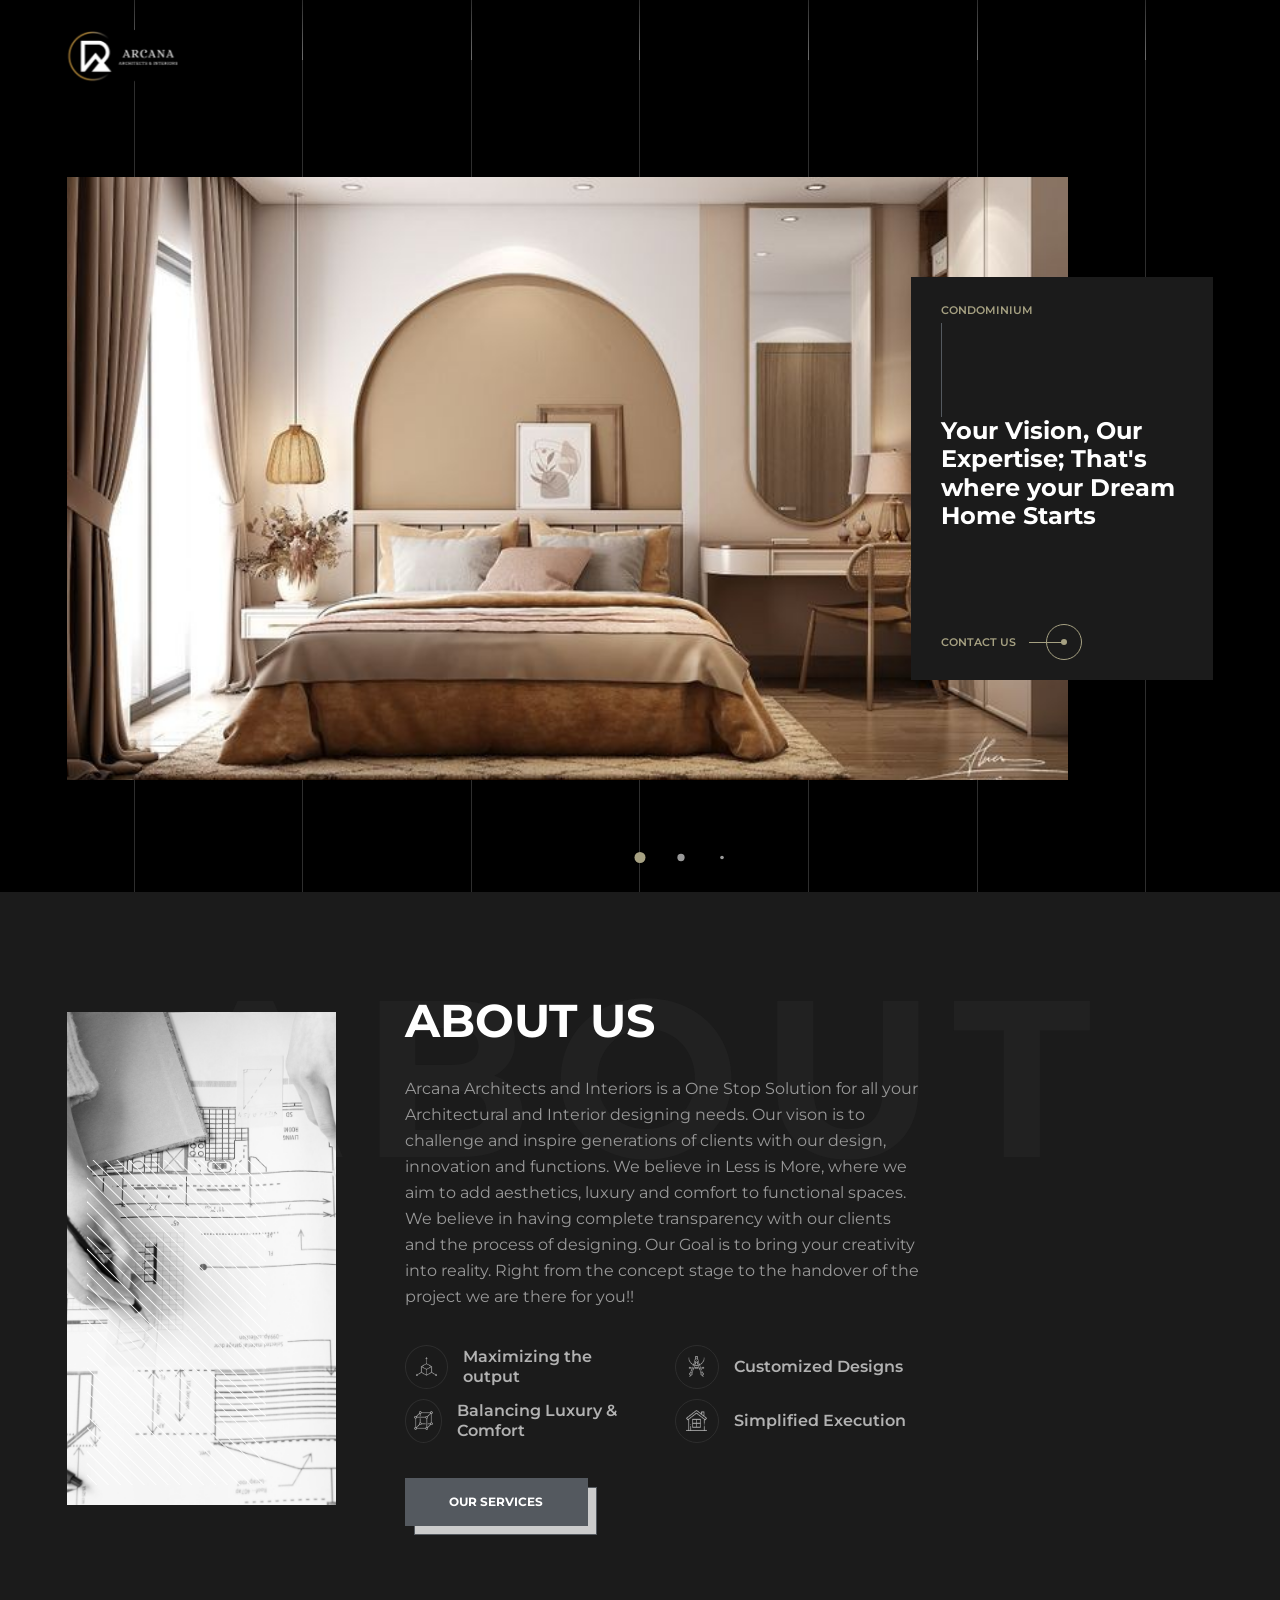
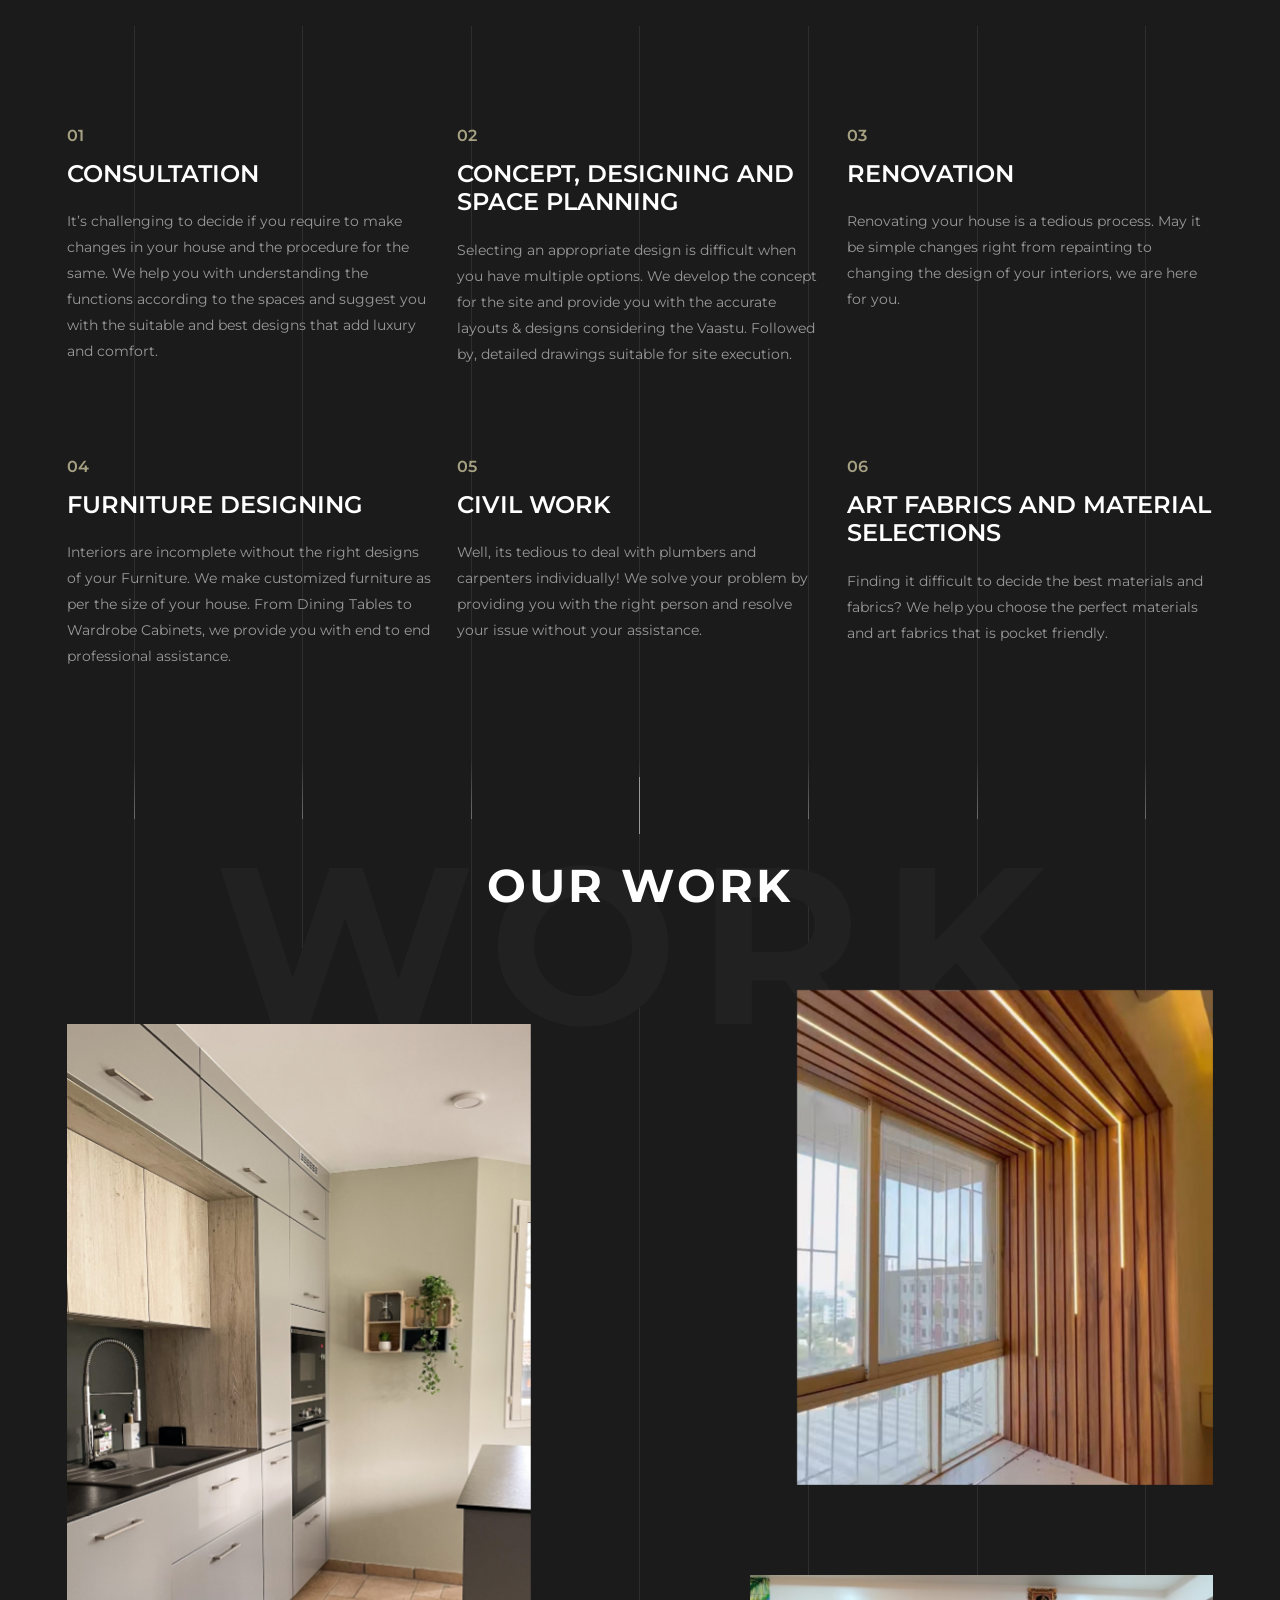
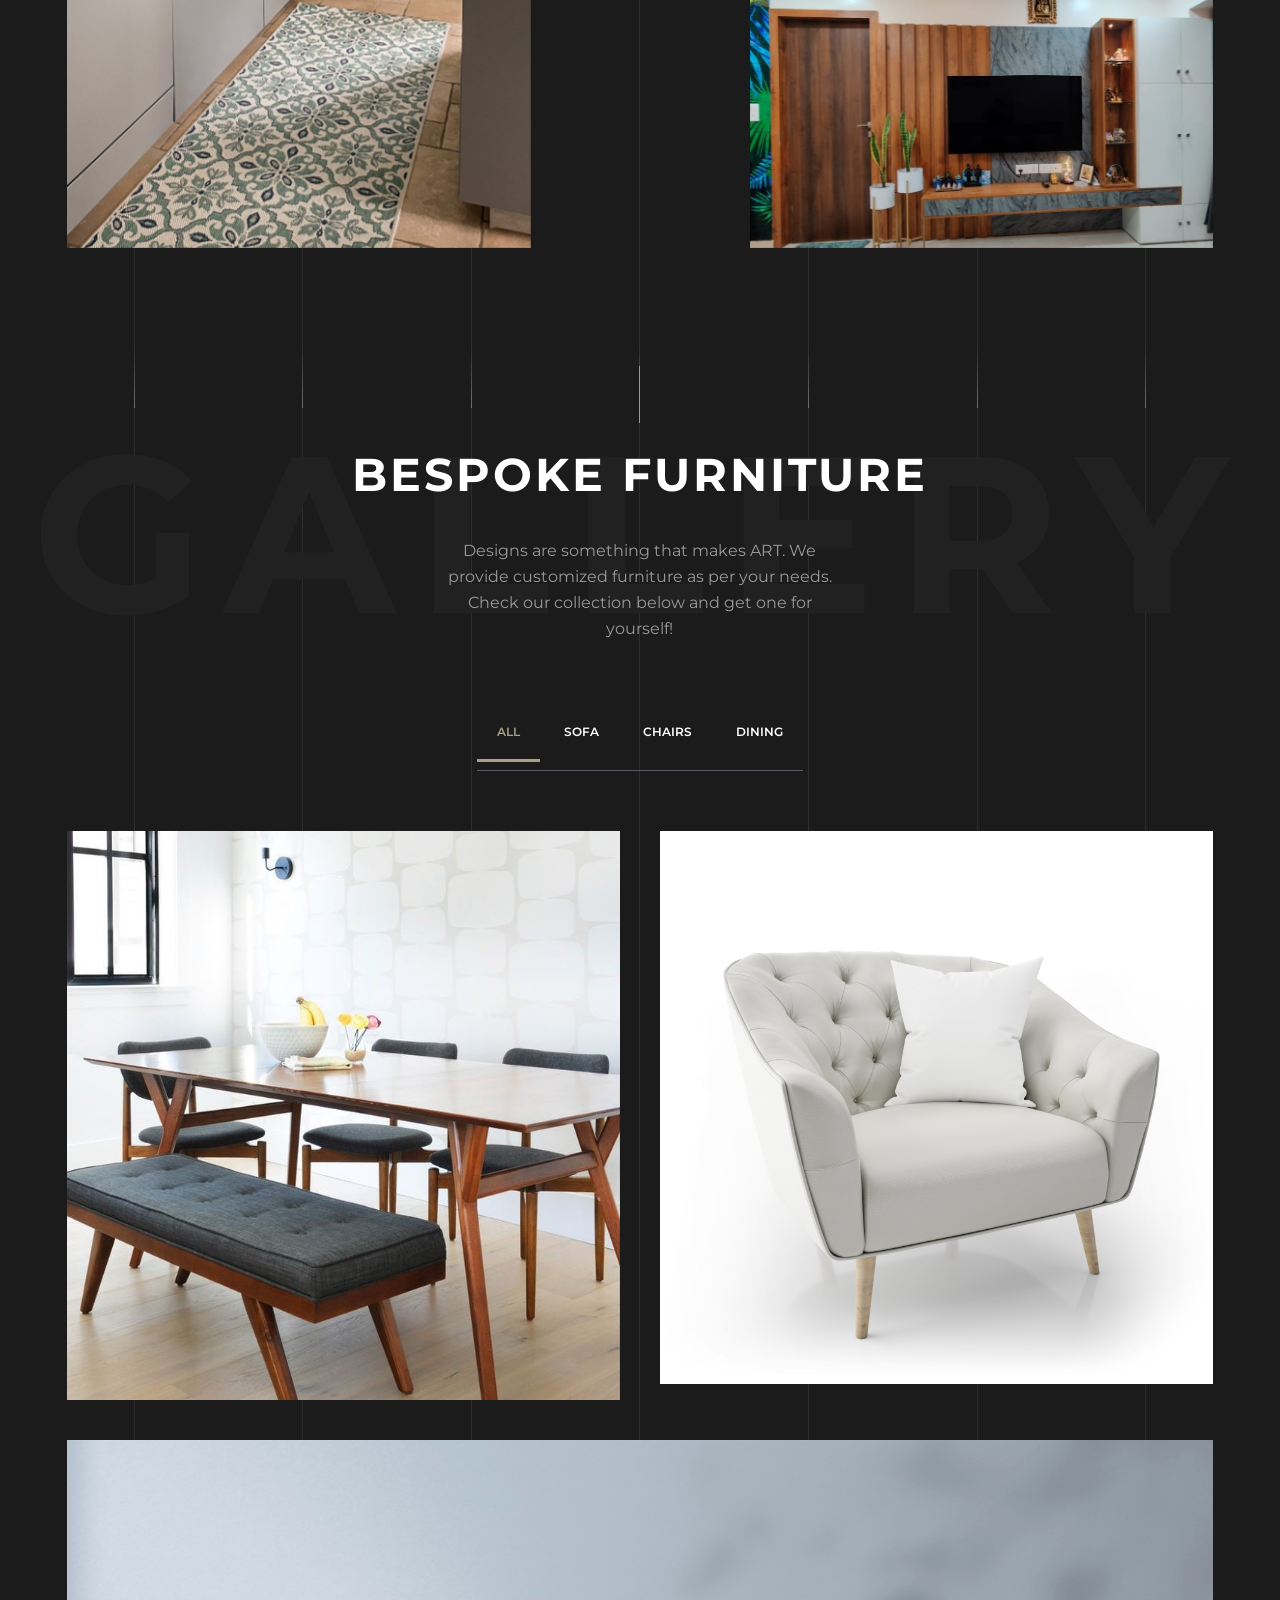
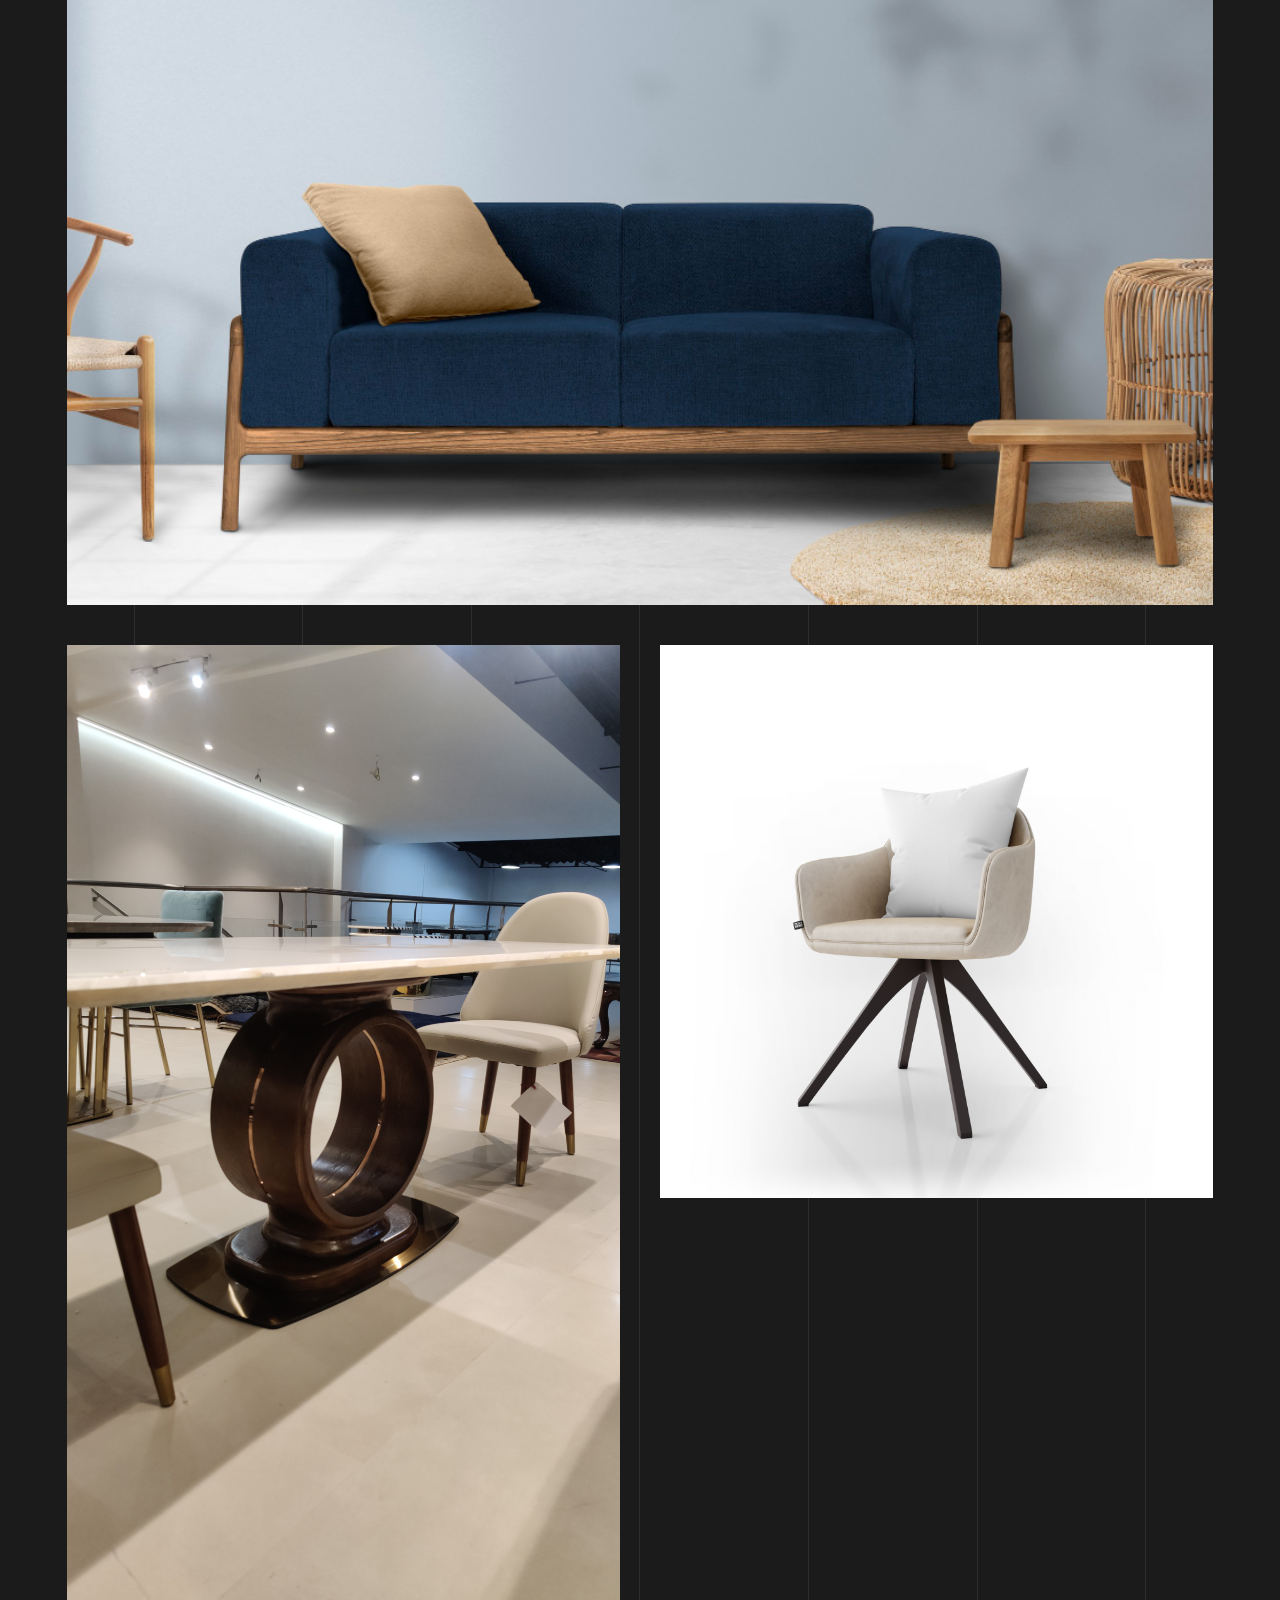
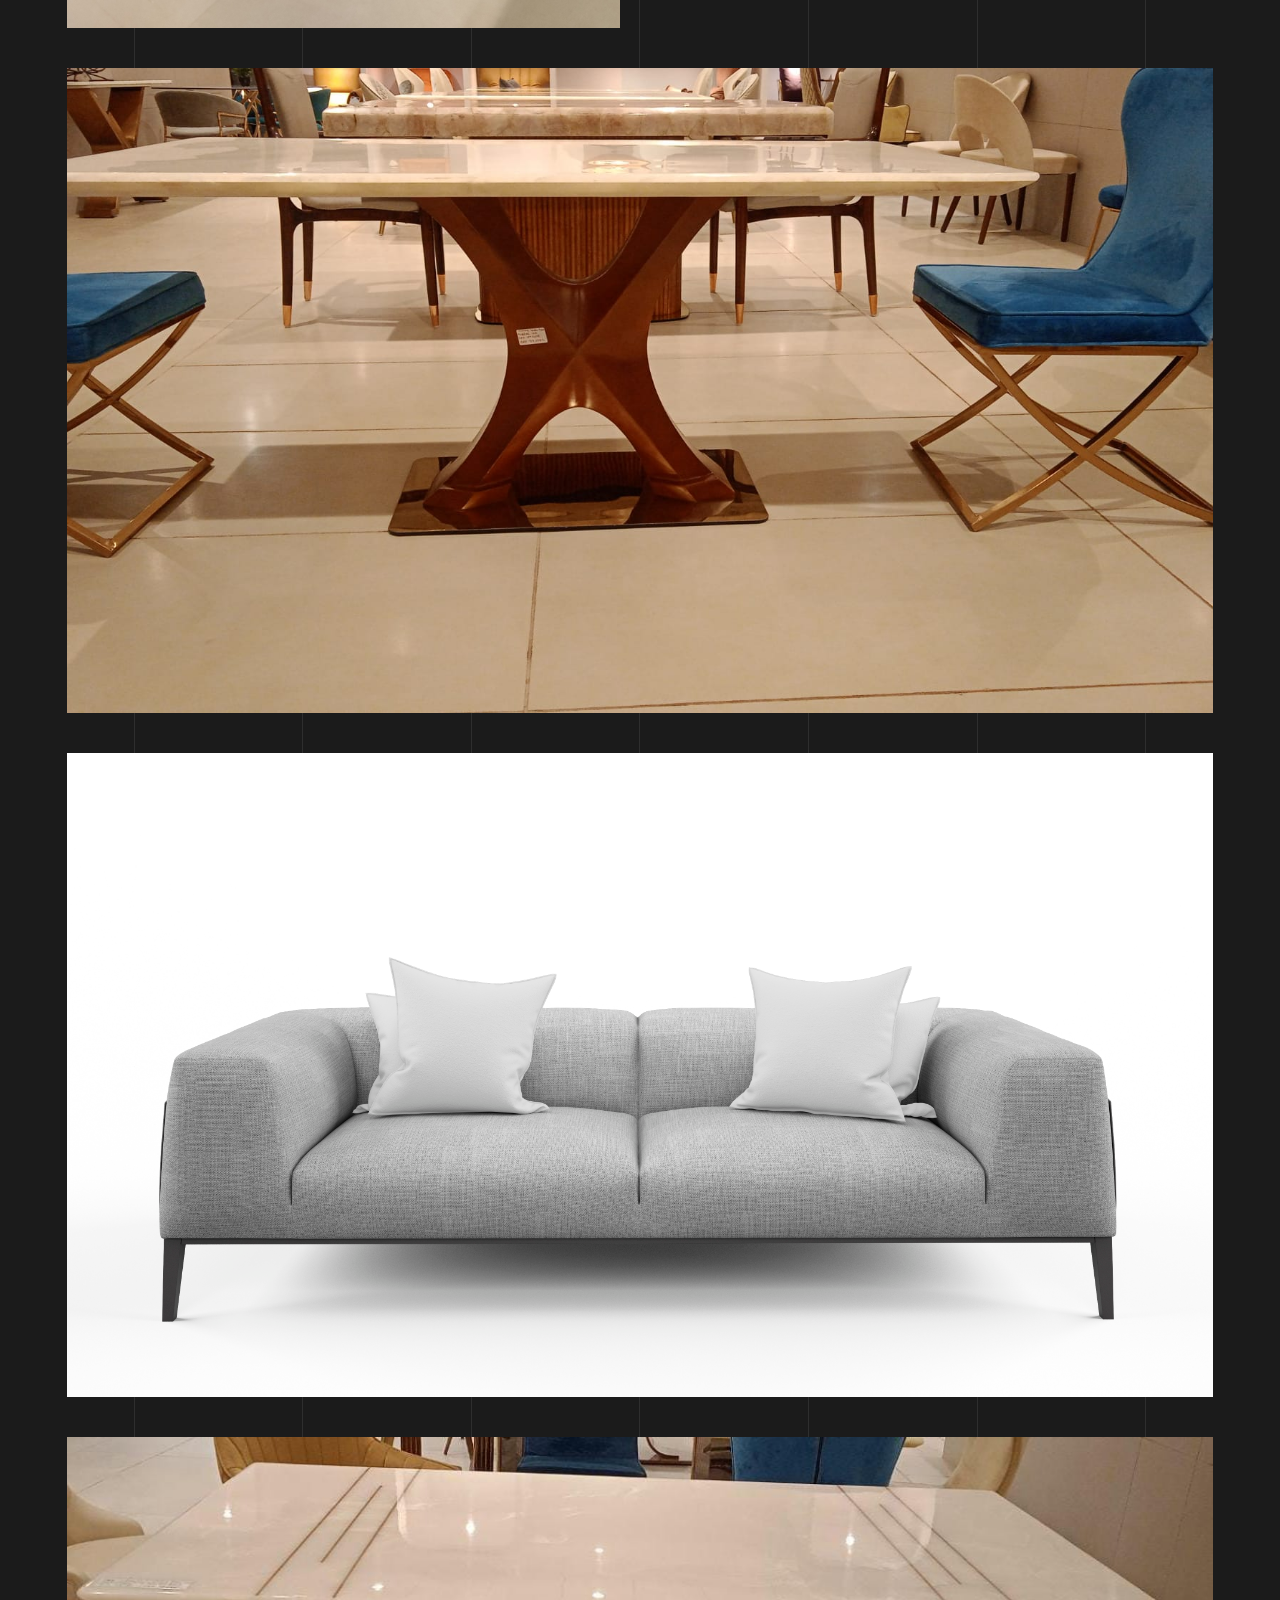
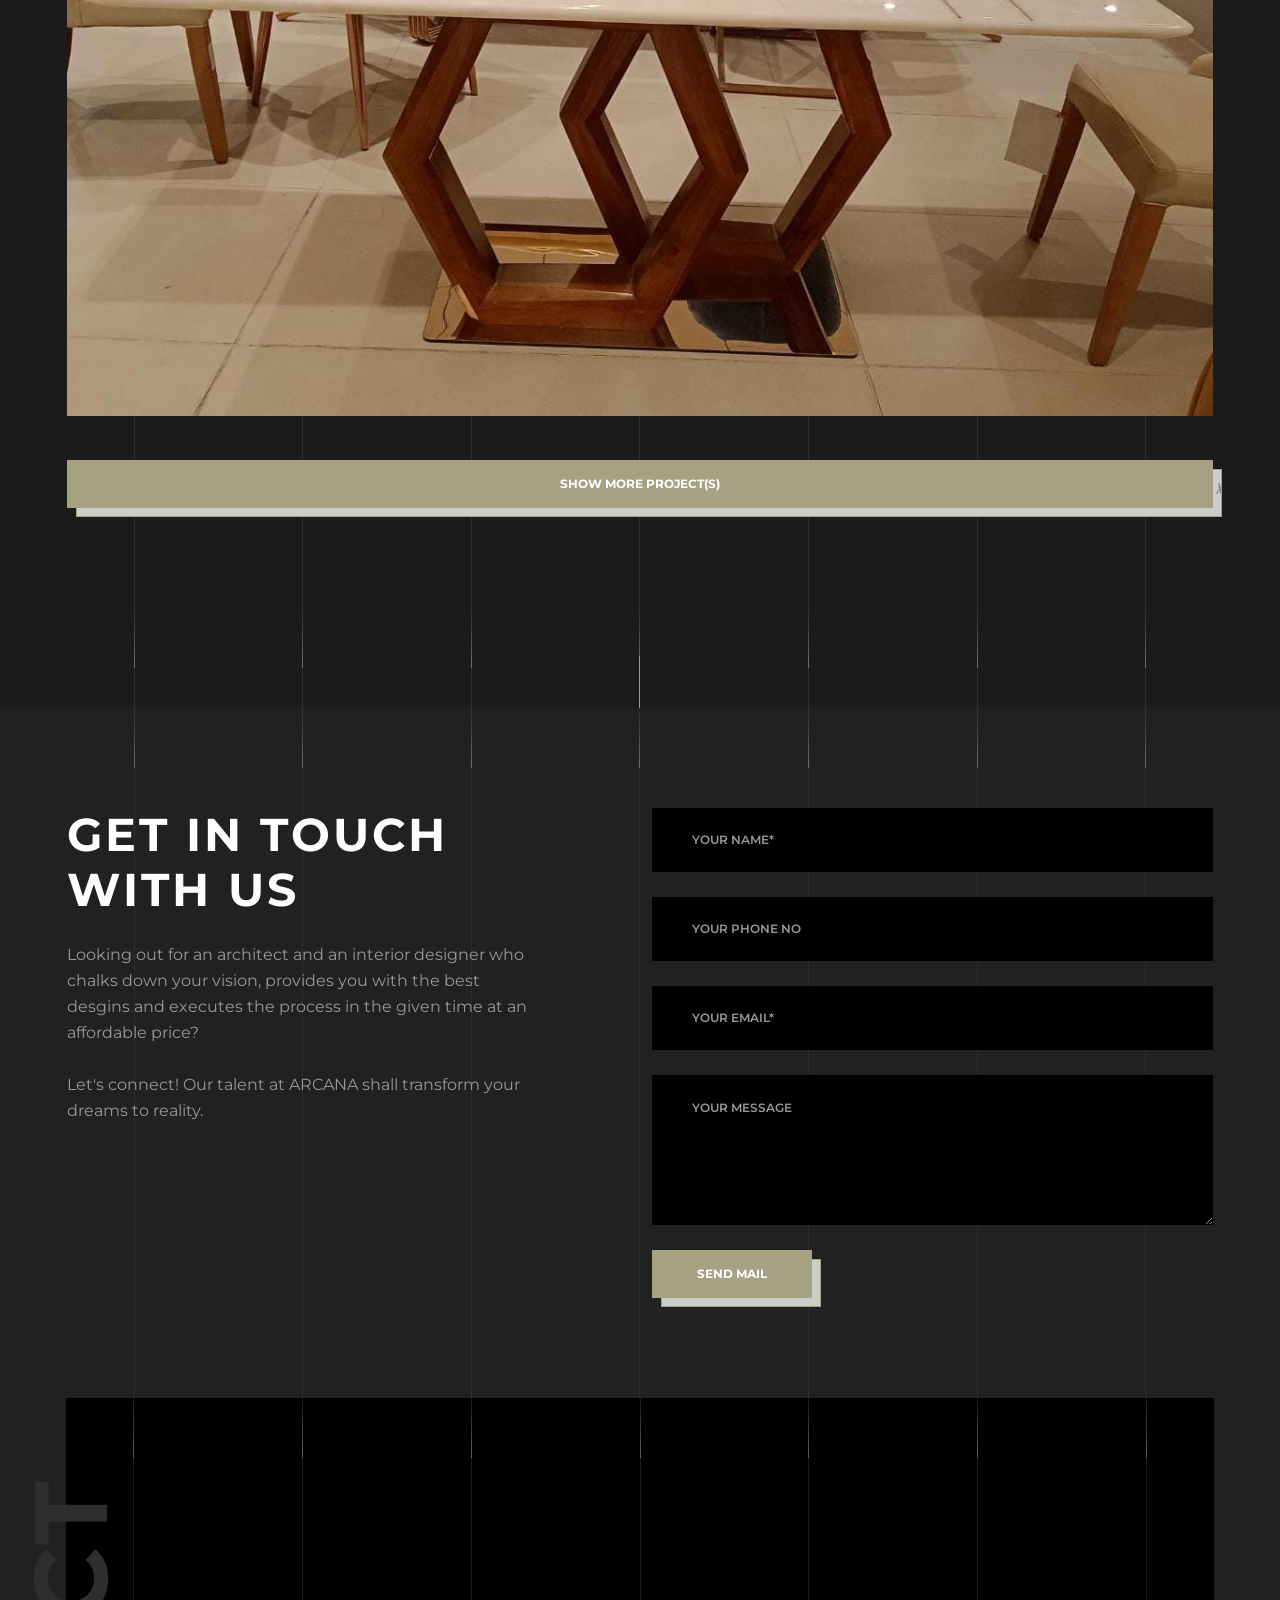
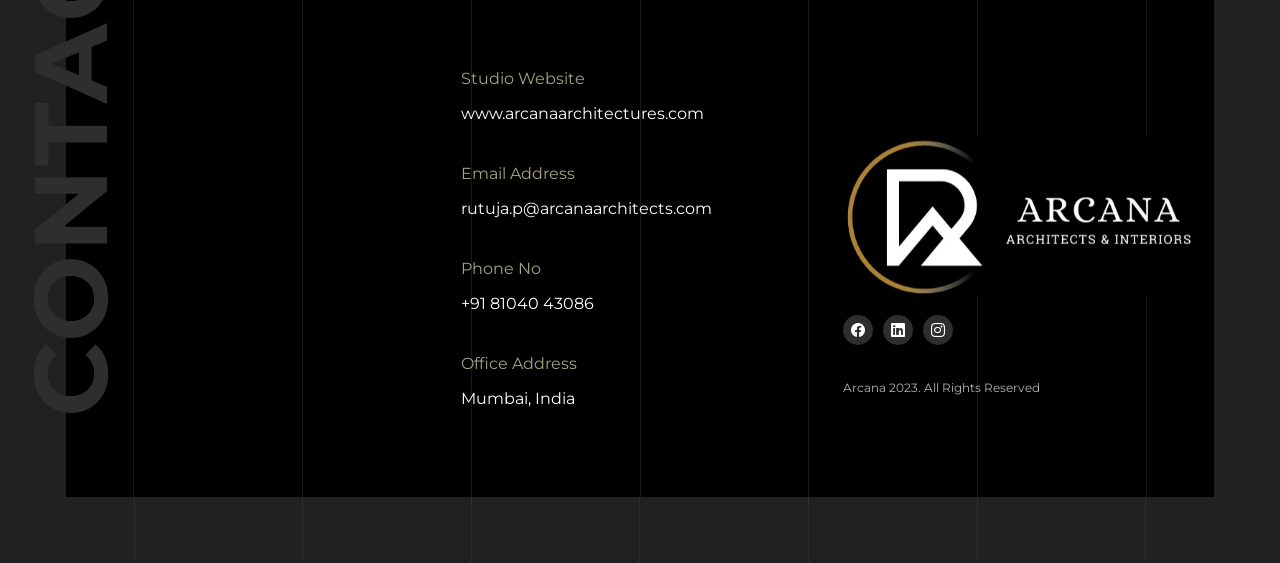
<file: index.html>
<!DOCTYPE html>
<html lang="zxx">
    <head>
        <!-- Meta Tags -->
        <meta charset="utf-8">
        <meta http-equiv="X-UA-Compatible" content="IE=edge">
        <meta name="viewport" content="width=device-width, initial-scale=1, maximum-scale=1, user-scalable=0">
        <meta name="description" content="Arcana is a Modern Architecture Theme">
        <meta name="author" content="">

        <!-- Favicon and touch Icons -->
        <link href="./assets/img/favicon.png" rel="shortcut icon" type="image/png">
        <link href="./assets/img/apple-touch-icon.png" rel="apple-touch-icon">
        <link href="./assets/img/apple-touch-icon-72x72.png" rel="apple-touch-icon" sizes="72x72">
        <link href="./assets/img/apple-touch-icon-114x114.png" rel="apple-touch-icon" sizes="114x114">
        <link href="./assets/img/apple-touch-icon-144x144.png" rel="apple-touch-icon" sizes="144x144">

        <!-- Page Title -->
        <title>Arcana - Home</title>    
        
        <!-- Styles Include -->
        <link rel="stylesheet" href="./assets/css/style.css">
        
    </head>


    <body class="bg-dark">

        <!-- Preloader -->
        <div id="preloader">
			<div class="preloader-inner">
				<div class="spinner"></div>
				<div class="loading-text">
                    <!-- Arcana -->
					<span data-preloader-text="A" class="characters">A</span>
					
					<span data-preloader-text="R" class="characters">R</span>
					
					<span data-preloader-text="C" class="characters">C</span>
					
					<span data-preloader-text="A" class="characters">A</span>
					
					<span data-preloader-text="N" class="characters">N</span>

					<span data-preloader-text="A" class="characters">A</span>

					<!-- <span data-preloader-text="K" class="characters">K</span> -->
				</div>
			</div>
		</div>

        

        <!-- Color Mode Switcher -->
		<!-- <div id="mode_switcher">
			<span><i class="bi bi-moon-fill"></i></span>	
		</div>         -->

        <!-- Cursor Effect -->
        <div class="pointer bnz-pointer" id="bnz-pointer"></div>

        <!-- Header -->
		<header class="header">				
            <div class="container">
                <div class="header_inner d-flex align-items-center justify-content-between">
                    <div class="logo">
                        <a href="index.html" class="light_logo"><img src="./assets/img/logo_test.jpg" alt="logo"></a>
                        <a href="index.html" class="dark_logo"><img src="./assets/img/logo-dark.svg" alt="logo"></a>
                    </div>

                    
                    
                    <div class="header_right_part d-flex align-items-center">
                        <!-- <button class="aside_open">
                            <span class="line"></span>
                            <span class="line"></span>
                            <span class="line"></span>
                        </button> -->
                        <!-- <div class="header_search">								
                            <button type="submit" class="form-control-submit"><i class="bi bi-search"></i></button>
                        </div> -->
                        <!-- <div class="open_search"> -->
                            <!-- <form class="search_form" action="search.php"> -->
                            <!-- <form class="search_form" >
                                <input type="text" name="search" class="keyword form-control" placeholder="Search..." >
                                <button type="submit" class="form-control-submit"><i class="bi bi-search"></i></button>
                            </form> -->
                        <!-- </div>							 -->
                        <!-- <button class="ma5menu__toggle d-lg-none d-block" type="button">
                            <i class="bi bi-list"></i>
                        </button> -->
                    </div>
                </div>
			</div>
		</header>

        <div class="aside_info_wrapper">
			<button class="aside_close"><i class="bi bi-x-lg"></i></button>
            <div class="aside_logo">
                <a href="index.html" class="light_logo"><img src="./assets/img/logo-light-lg.svg" alt="logo"></a>
                <a href="index.html" class="dark_logo"><img src="./assets/img/logo-dark-lg.svg" alt="logo"></a>
            </div>
			<div class="aside_info_inner">
                <p>Arcana Architectures is a full-service design firm.</p>
                
                <div class="aside_info_inner_box">
                    <h5>Contact Info</h5>
                    <p>+91 81040 43086</p>
                    <!-- <p>Mumbai <br> India</p> -->
                    <p>rutuja.p@arcanaarchitects.com</p>

                    <h5>Office Address</h5>
                    <p>Mumbai, India</p>
                </div>
                <div class="social_sites">
                    <ul class="d-flex align-items-center justify-content-center">
                        <li><a href="#"><i class="bi bi-facebook"></i></a></li>
                        <li><a href="https://www.linkedin.com/in/rutuja-pokle-a07a26197"><i class="bi bi-linkedin"></i></a></li>
                        <!-- <li><a href="#"><i class="bi bi-twitter"></i></a></li> -->
                        <li><a href="https://instagram.com/arcanaarchitects_?igshid=YmMyMTA2M2Y="><i class="bi bi-instagram"></i></a></li>
                        <!-- <li><a href="#"><i class="bi bi-youtube"></i></a></li> -->
                    </ul>
                </div>
			</div>
		</div>

        
        <!-- Main Wrapper-->
        <main class="wrapper">
            <div class="theme_slider bg-black">
                <div class="container">
                    <div class="swiper swiper_theme_slider">
                        <div class="swiper-wrapper">
                            <div class="swiper-slide">
                                <div class="slider" style="background-image: url('./assets/img/slider/1.jpg')">
                                    <div class="slide_content">
                                        <div class="slide_content_wrapper mb-0 h-auto bg-dark-100">
                                            <div class="slide_content_inner">
                                                <div class="meta m-0">
                                                    <div class="category text-olive text-uppercase">Condominium</div>
                                                </div>
                                                <h4><a href="" class="text-white">Your Vision, Our Expertise; That's where your Dream Home Starts</a></h4>
                                                <div class="details_link">
                                                    <a href="#contact_section">
                                                        <span class="link_text">Contact Us</span> 
                                                        <span class="link_icon">
                                                            <span class="line"></span> 
                                                            <span class="circle"></span>
                                                            <span class="dot"></span>
                                                        </span>
                                                    </a>
                                                </div>
                                            </div>
                                        </div>
                                    </div>
                                </div>
                            </div>

                            <div class="swiper-slide">
                                <div class="slider" style="background-image: url('./assets/img/slider/2.jpg')">
                                    <div class="slide_content">
                                        <div class="slide_content_wrapper mb-0 h-auto bg-dark-100">
                                            <div class="slide_content_inner">
                                                <div class="meta m-0">
                                                    <div class="category text-olive text-uppercase">Condominium</div>
                                                </div>
                                                <h4><a href="" class="text-white">We walk with you ever step of the way so that your Vision becomes Reality!</a></h4>
                                                <div class="details_link">
                                                    <a href="#contact_section">
                                                        <span class="link_text">Contact Us</span> 
                                                        <span class="link_icon">
                                                            <span class="line"></span> 
                                                            <span class="circle"></span>
                                                            <span class="dot"></span>
                                                        </span>
                                                    </a>
                                                </div>
                                            </div>
                                        </div>
                                    </div>
                                </div>
                            </div>

                            <div class="swiper-slide">
                                <div class="slider" style="background-image: url('./assets/img/slider/3.jpg')">
                                    <div class="slide_content">
                                        <div class="slide_content_wrapper mb-0 h-auto bg-dark-100">
                                            <div class="slide_content_inner">
                                                <div class="meta m-0">
                                                    <div class="category text-olive text-uppercase">Condominium</div>
                                                </div>
                                                <h4><a href="" class="text-white">Your Dream home starts here and we'll show you how its done!!</a></h4>
                                                <div class="details_link">
                                                    <a href="#contact_section">
                                                        <span class="link_text">Contact Us</span> 
                                                        <span class="link_icon">
                                                            <span class="line"></span> 
                                                            <span class="circle"></span>
                                                            <span class="dot"></span>
                                                        </span>
                                                    </a>
                                                </div>
                                            </div>
                                        </div>
                                    </div>
                                </div>
                            </div>
                        </div>
                        <!-- Add Pagination -->
                        <div class="swiper-pagination"></div>

                        <!-- Add Buttons -->
                        <div class="swiper-navigation">
                            <div class="swiper-button-prev"><i class="bi bi-arrow-left"></i></div>
                            <div class="swiper-button-next"><i class="bi bi-arrow-right"></i></div>
                        </div>
                    </div>
                </div>
                <br>
                <!-- <div class="divider_bg bg-dark-100"></div> -->
            </div>

            <!-- <section class="services bg-dark-100 pt-4 pb-0">
                <div class="container">
                    <div class="row">
                        <div class="col-lg-4" data-aos="fade-up" data-aos-duration="500">
                            <div class="icon_box">
                                <h6>01</h6>
                                <img src="./assets/img/icon_box/d1.svg" alt="Icon Box" class="dark">
                                <img src="./assets/img/icon_box/d1-light.svg" alt="Icon Box" class="light">
                                <h4 class="text-white"><a href="service-details.html">Urban Design</a></h4>
                                <p class="text-gray-600">Mrittik Architects is a full-service design firm providing architecture, master planning, urban design, interior architecture.</p>
                                <div class="arrow_effect">
                                    <a href="service-details.html"><span class="crossline1"></span><span class="crossline2"></span></a>
                                </div>
                            </div>
                        </div>
                        <div class="col-lg-4" data-aos="fade-up" data-aos-duration="700">
                            <div class="icon_box">
                                <h6>02</h6>
                                <img src="./assets/img/icon_box/d1.svg" alt="Icon Box" class="dark">
                                <img src="./assets/img/icon_box/d1-light.svg" alt="Icon Box" class="light">
                                <h4 class="text-white"><a href="service-details.html">Interior Design</a></h4>
                                <p class="text-gray-600">Mrittik Architects is a full-service design firm providing architecture, master planning, urban design, interior architecture.</p>
                                <div class="arrow_effect">
                                    <a href="service-details.html"><span class="crossline1"></span><span class="crossline2"></span></a>
                                </div>
                            </div>
                        </div>
                        <div class="col-lg-4" data-aos="fade-up" data-aos-duration="900">
                            <div class="icon_box">
                                <h6>03</h6>
                                <img src="./assets/img/icon_box/d1.svg" alt="Icon Box" class="dark">
                                <img src="./assets/img/icon_box/d1-light.svg" alt="Icon Box" class="light">
                                <h4 class="text-white"><a href="service-details.html">Landscape Design</a></h4>
                                <p class="text-gray-600">Mrittik Architects is a full-service design firm providing architecture, master planning, urban design, interior architecture.</p>
                                <div class="arrow_effect">
                                    <a href="service-details.html"><span class="crossline1"></span><span class="crossline2"></span></a>
                                </div>
                            </div>
                        </div>
                    </div>
                </div>
            </section> -->

            <section class="about bg-dark-100">
                <div class="large_font">
                    <h2 class="floating_element text-dark-200 d-flex justify-content-center" data-aos="fade-right" data-aos-duration="1000">About</h2>
                </div>
                <div class="container">
                    <div class="row align-items-center">
                        <div class="col-lg-3 col-md-5">
                            <div class="about_image">
                                <img src="./assets/img/about/a1.jpg" alt="img">
                                <img src="./assets/img/about/e1.svg" alt="About" data-aos="fade-down" data-aos-duration="1000">
                            </div>
                        </div>
                        <div class="col-lg-6 col-md-7">
                            <div class="about_text_inner">
                                <div class="about_text">
                                    <h2 class="text-white">ABOUT US</h2>
                                    <p>Arcana Architects and Interiors is a One Stop Solution for all your Architectural and Interior designing needs. 

                                        Our vison is to challenge and inspire generations of clients with our design, innovation and functions. We believe in Less is More, where we aim to add aesthetics, luxury and comfort to functional spaces.
                                        We believe in having complete transparency with our clients and the process of designing. Our Goal is to bring your creativity into reality. 
                                        
                                        Right from the concept stage to the handover of the project we are there for you!!
                                        </p>
                                </div>

                                <div class="about_icon_box">
                                    <div class="row">
                                        <div class="col-lg-6">
                                            <div class="icon_box_flex">
                                                <div class="icon_size">
                                                    <img src="./assets/img/about/i2.svg" alt="Icon">
                                                </div>
                                                <h6>Maximizing the output</h6>
                                            </div>
                                        </div>
                                        <div class="col-lg-6">
                                            <div class="icon_box_flex">
                                                <div class="icon_size">
                                                    <img src="./assets/img/about/i3.svg" alt="Icon">
                                                </div>
                                                <h6>Customized Designs</h6>
                                            </div>
                                        </div>
                                        <div class="col-lg-6">
                                            <div class="icon_box_flex">
                                                <div class="icon_size">
                                                    <img src="./assets/img/about/i1.svg" alt="Icon">
                                                </div>
                                                <h6>Balancing Luxury & Comfort</h6>
                                            </div>
                                        </div>
                                        <div class="col-lg-6">
                                            <div class="icon_box_flex">
                                                <div class="icon_size">
                                                    <img src="./assets/img/about/i4.svg" alt="Icon">
                                                </div>
                                                <h6>Simplified Execution </h6>
                                            </div>
                                        </div>
                                    </div>
                                </div>
                                <div class="btn_group" data-aos="fade-down" data-aos-duration="1000">
                                    <a href="#services_section" class="btn gray">Our Services</a>  
                                </div>
                            </div>
                                                
                        </div>
                    </div>
                </div>
            </section>
            <!-- Service Section -->
            <section class="services inner in-service pb-0" id="services_section">
                <div class="container">
                    <div class="row">
                        <div class="col-lg-4" data-aos="fade-up" data-aos-duration="500">
                            <div class="icon_box">
                                <h6>01</h6>
                                <!-- <img src="./assets/img/icon_box/d1.svg" alt="Icon Box"> -->
                                <h4 class="text-white"><a href="">Consultation</a></h4>
                                <p class="text-gray-600">It’s challenging to decide if you require to make changes in your house and the procedure for the same. We help you with understanding the functions according to the spaces and suggest you with the suitable and best designs that add luxury and comfort.</p>
                                <!-- <div class="arrow_effect">
                                    <a href="service-1.html"><span class="crossline1"></span><span class="crossline2"></span></a>
                                </div> -->
                            </div>
                        </div>
                        <div class="col-lg-4" data-aos="fade-up" data-aos-duration="700">
                            <div class="icon_box">
                                <h6>02</h6>
                                <!-- <img src="./assets/img/icon_box/d1.svg" alt="Icon Box"> -->
                                <h4 class="text-white"><a href="">Concept, Designing and Space Planning</a></h4>
                                <p class="text-gray-600">Selecting an appropriate design is difficult when you have multiple options. We develop the concept for the site and provide you with the accurate layouts & designs considering the Vaastu. Followed by, detailed drawings suitable for site execution. </p>
                                <!-- <div class="arrow_effect">
                                    <a href="service-1.html"><span class="crossline1"></span><span class="crossline2"></span></a>
                                </div> -->
                            </div>
                        </div>
                        <div class="col-lg-4" data-aos="fade-up" data-aos-duration="900">
                            <div class="icon_box">
                                <h6>03</h6>
                                <!-- <img src="./assets/img/icon_box/d1.svg" alt="Icon Box"> -->
                                <h4 class="text-white"><a href="">Renovation</a></h4>
                                <p class="text-gray-600">Renovating your house is a tedious process. May it be simple changes right from repainting to changing the design of your interiors, we are here for you. </p>
                                <!-- <div class="arrow_effect">
                                    <a href="service-1.html"><span class="crossline1"></span><span class="crossline2"></span></a>
                                </div> -->
                            </div>
                        </div>
                        <div class="col-lg-4" data-aos="fade-up" data-aos-duration="1100">
                            <div class="icon_box">
                                <h6>04</h6>
                                <!-- <img src="./assets/img/icon_box/d1.svg" alt="Icon Box"> -->
                                <h4 class="text-white"><a href="">Furniture Designing</a></h4>
                                <p class="text-gray-600">Interiors are incomplete without the right designs of your Furniture. We make customized furniture as per the size of your house. From Dining Tables to Wardrobe Cabinets, we provide you with end to end professional assistance.</p>
                                <!-- <div class="arrow_effect">
                                    <a href="service-1.html"><span class="crossline1"></span><span class="crossline2"></span></a>
                                </div> -->
                            </div>
                        </div>
                        <div class="col-lg-4" data-aos="fade-up" data-aos-duration="1300">
                            <div class="icon_box">
                                <h6>05</h6>
                                <!-- <img src="./assets/img/icon_box/d1.svg" alt="Icon Box"> -->
                                <h4 class="text-white"><a href="">Civil Work</a></h4>
                                <p class="text-gray-600">Well, its tedious to deal with plumbers and carpenters individually! We solve your problem by providing you with the right person and resolve your issue without your assistance. </p>
                                <!-- <div class="arrow_effect">
                                    <a href="service-1.html"><span class="crossline1"></span><span class="crossline2"></span></a>
                                </div> -->
                            </div>
                        </div>
                        <div class="col-lg-4" data-aos="fade-up" data-aos-duration="1500">
                            <div class="icon_box">
                                <h6>06</h6>
                                <!-- <img src="./assets/img/icon_box/d1.svg" alt="Icon Box"> -->
                                <h4 class="text-white"><a href="">Art Fabrics and Material Selections</a></h4>
                                <p class="text-gray-600">Finding it difficult to decide the best materials and fabrics? We help you choose the perfect materials and art fabrics that is pocket friendly.</p>
                                <!-- <div class="arrow_effect">
                                    <a href="service-1.html"><span class="crossline1"></span><span class="crossline2"></span></a>
                                </div> -->
                            </div>
                        </div>
                    </div>
                </div>
            </section>
            <!-- <section class="funfacts bg_1" id="funfacts">
                <div class="container">
                    <div class="row">
                        <div class="col">

                            <div class="funfacts_inner">
                                <div class="funfact2 d-flex align-items-center">
                                    <div class="fun_img">
                                        <img src="./assets/img/fact-1.png" alt="img">
                                    </div>
                                    <div class="funfact_content">
                                        <p>Design Drawing</p>
                                        <div class="d-flex align-items-center"><h2 class="fun-number">120</h2></div>                                
                                    </div>
                                </div>                            
                                <div class="funfact2 d-flex align-items-center">
                                    <div class="fun_img">
                                        <img src="./assets/img/fact-2.png" alt="img">
                                    </div>
                                    <div class="funfact_content">
                                        <p>Project Completed</p>
                                        <div class="d-flex align-items-center"><h2 class="fun-number">210</h2><span>+</span></div>
                                    </div>
                                </div>                            
                                <div class="funfact2 d-flex align-items-center">
                                    <div class="fun_img">
                                        <img src="./assets/img/fact-3.png" alt="img">
                                    </div>
                                    <div class="funfact_content">
                                        <p>Design Award</p>
                                        <div class="d-flex align-items-center"><h2 class="fun-number">15</h2></div>
                                    </div>
                                </div>                            
                                <div class="funfact2 d-flex align-items-center">
                                    <div class="fun_img">
                                        <img src="./assets/img/fact-4.png" alt="img">
                                    </div>
                                    <div class="funfact_content">
                                        <p>Project Running</p>
                                        <div class="d-flex align-items-center"><h2 class="fun-number">62</h2></div>
                                    </div>
                                </div>
                            </div>
                        </div>
                    </div>
                </div>
            </section> -->

            <section class="running_projects"> 
                <!-- Section Grid Lines -->
                <ul class="grid_lines d-none d-md-flex justify-content-between">
                    <li class="grid_line"></li>
                    <li class="grid_line"></li>
                    <li class="grid_line"></li>
                    <li class="grid_line"></li>
                    <li class="grid_line"></li>
                    <li class="grid_line"></li>
                    <li class="grid_line"></li>
                </ul>     
                <div class="large_font">
                    <h2 class="floating_element text-dark-200 d-flex justify-content-center" data-aos="fade-right" data-aos-duration="1000">Work</h2>
                </div>  
                <div class="section-header text-center has_line">
                    <h2 class="text-white">Our Work</h2>
                </div>
                <div class="container">
                    <div class="row justify-content-between">
                        <div class="col-lg-5 col-md-5 col-sm-5">
                            <div class="left_part">
                                <div class="grid-item" data-aos="fade-right" data-aos-duration="1000">
                                    <div class="thumb">
                                        <img class="item_image" src="./assets/img/image_box/3.jpg" alt="img">
                                        <div class="works-info">
                                            <div class="label-text">
                                                <h6><a href="#">Kitchen</a></h6>
                                                <h5><a href="">Be inspired every time you step into your kitchen</a></h5>
                                            </div>
                                        </div>
                                    </div>
                                </div> 
                            </div> 
                        </div>

                        <div class="col-lg-5 col-md-5 col-sm-5">
                            <div class="right_part">
                                <div class="grid-item" data-aos="fade-left" data-aos-duration="1000">
                                    <div class="thumb">
                                        <img class="item_image" src="./assets/img/image_box/2.jpg" alt="img">
                                        <div class="works-info">
                                            <div class="label-text">
                                                <h6><a href="#">Window Work</a></h6>
                                                <h5><a href="">Welcome to brighter, airer and enjoyable mornings</a></h5>
                                            </div>
                                        </div>
                                    </div>
                                </div>
                                <div class="grid-item" data-aos="fade-left" data-aos-duration="1500">
                                    <div class="thumb">
                                        <img class="item_image" src="./assets/img/image_box/1.jpg" alt="img">
                                        <div class="works-info" id = "invi">
                                            <div class="label-text">
                                                <h6><a href="#">TV Cabinet</a></h6>
                                                <h5><a href="">For every space, we provide an experience worth remembering</a></h5>
                                            </div>
                                        </div>
                                    </div>
                                </div> 
                            </div> 
                        </div>
                    </div>
                </div>        
            </section>

            <section class="projects packery">
         
                <ul class="grid_lines d-none d-md-flex justify-content-between">
                    <li class="grid_line"></li>
                    <li class="grid_line"></li>
                    <li class="grid_line"></li>
                    <li class="grid_line"></li>
                    <li class="grid_line"></li>
                    <li class="grid_line"></li>
                    <li class="grid_line"></li>
                </ul>
                <div class="large_font">
                    <h2 class="floating_element text-dark-200 d-flex justify-content-center" data-aos="fade-right" data-aos-duration="1000">Gallery</h2>
                </div>
                <div class="container">
                    <div class="section-header text-center has_line">
                        <h2 class="text-white">Bespoke Furniture</h2>
                        <div class="section-desc row align-items-center justify-content-center">
                            <div class="col-lg-6 ">
                                <p>Designs are something that makes ART. We provide customized furniture as per your needs. Check our collection below and get one for yourself!</p>
                            </div>
                            <!-- <div class="col-lg-6 text-start">
                                <p>We will continue to grow and evolve Mrittik for the betterment of our clients and our people. Vision includes the continual expansion.</p>
                            </div> -->
                        </div>
                    </div>

                    <div class="portfolio-filters-content">
                        <div class="filters-button-group">
                            <button class="button is-checked" data-filter="*">All<sup class="filter-count"></sup></button>
                            <button class="button" data-filter=".exterior">Sofa<sup class="filter-count"></sup></button>
                            <button class="button" data-filter=".residences">Chairs<sup class="filter-count"></sup></button>
                            <button class="button" data-filter=".interiors">Dining<Table></Table><sup class="filter-count"></sup></button>
                            <!-- <button class="button" data-filter=".landscape">Landscape<sup class="filter-count"></sup></button> -->
                        </div>
                    </div>
                    <div class="grid gutter-20 clearfix"> 
                        <div class="grid-sizer"></div>                          
                        <!-- <div class="grid-item residences width-100">
                            <div class="thumb">
                                <img class="item_image" src="./assets/img/portfolio/packery/chair1.jpg" alt="">
                                <div class="works-info">
                                    <div class="label-text">
                                        <h6><a href="#">Lake Cabin</a></h6>
                                        <h5><a href="project-details.html">California young menz club</a></h5>
                                        <div class="details_link"><a href="project-details.html"><span class="link_text">View Details</span> <span class="link_icon"><span class="line"></span> <span class="circle"></span><span class="dot"></span></span></a></div>
                                    </div>
                                </div>
                            </div>
                        </div>                           -->
                        <div class="grid-item interiors width-50"> 
                            <div class="thumb">
                                <img class="item_image" src="./assets/img/portfolio/packery/dining1.jpg" alt="">
                                <!-- <div class="works-info">
                                    <div class="label-text">
                                        <h6><a href="#">Lake Cabin</a></h6>
                                        <h5><a href="project-details.html">Sunlight in the Room</a></h5>
                                        <div class="details_link"><a href="project-details.html"><span class="link_text">View Details</span> <span class="link_icon"><span class="line"></span> <span class="circle"></span><span class="dot"></span></span></a></div>
                                    </div>
                                </div> -->
                            </div>
                        </div>                      
                        <!-- <div class="grid-item residences width-50"> 
                            <div class="thumb">
                                <img class="item_image" src="./assets/img/portfolio/packery/3.jpg" alt="">
                                <div class="works-info">
                                    <div class="label-text">
                                        <h6><a href="#">Lake Cabin</a></h6>
                                        <h5><a href="project-details.html">Find your own self invintage lake house</a></h5>
                                        <div class="details_link"><a href="project-details.html"><span class="link_text">View Details</span> <span class="link_icon"><span class="line"></span> <span class="circle"></span><span class="dot"></span></span></a></div>
                                    </div>
                                </div>
                            </div>
                        </div>                       -->
                        <div class="grid-item landscape exterior width-100"> 
                            <div class="thumb">
                                <img class="item_image" src="./assets/img/portfolio/packery/sofa1.jpg" alt="">
                                <!-- <div class="works-info">
                                    <div class="label-text">
                                        <h6><a href="#">Lake Cabin</a></h6>
                                        <h5><a href="project-details.html">Well decor house in Sydney</a></h5>
                                        <div class="details_link"><a href="project-details.html"><span class="link_text">View Details</span> <span class="link_icon"><span class="line"></span> <span class="circle"></span><span class="dot"></span></span></a></div>
                                    </div>
                                </div> -->
                            </div>
                        </div>                      
                        <!-- <div class="grid-item landscape width-50"> 
                            <div class="thumb">
                                <img class="item_image" src="./assets/img/portfolio/packery/5.jpg" alt="">
                                <div class="works-info">
                                    <div class="label-text">
                                        <h6><a href="#">Lake Cabin</a></h6>
                                        <h5><a href="project-details.html">Huge large area Bedroom</a></h5>
                                        <div class="details_link"><a href="project-details.html"><span class="link_text">View Details</span> <span class="link_icon"><span class="line"></span> <span class="circle"></span><span class="dot"></span></span></a></div>
                                    </div>
                                </div>
                            </div>
                        </div>                       -->
                        <div class="grid-item interiors width-50">
                            <div class="thumb">
                                <img class="item_image" src="./assets/img/portfolio/packery/dining2.jpeg" alt="">
                                <!-- <div class="works-info">
                                    <div class="label-text">
                                        <h6><a href="#">Lake Cabin</a></h6>
                                        <h5><a href="project-details.html">Clean water in the swiming pool</a></h5>
                                        <div class="details_link"><a href="project-details.html"><span class="link_text">View Details</span> <span class="link_icon"><span class="line"></span> <span class="circle"></span><span class="dot"></span></span></a></div>
                                    </div>
                                </div> -->
                            </div>
                        </div>                          
                        <div class="grid-item interiors width-100"> 
                            <div class="thumb">
                                <img class="item_image" src="./assets/img/portfolio/packery/dining3.jpg" alt="">
                                <!-- <div class="works-info">
                                    <div class="label-text">
                                        <h6><a href="#">Lake Cabin</a></h6>
                                        <h5><a href="project-details.html">California young menz club</a></h5>
                                        <div class="details_link"><a href="project-details.html"><span class="link_text">View Details</span> <span class="link_icon"><span class="line"></span> <span class="circle"></span><span class="dot"></span></span></a></div>
                                    </div>
                                </div> -->
                            </div>
                        </div>                     
                        <div class="grid-item exterior width-100">
                            <div class="thumb">
                                <img class="item_image" src="./assets/img/portfolio/packery/sofa2.jpg" alt="">
                                <!-- <div class="works-info">
                                    <div class="label-text">
                                        <h6><a href="#">Lake Cabin</a></h6>
                                        <h5><a href="project-details.html">Newyork golf club house</a></h5>
                                        <div class="details_link"><a href="project-details.html"><span class="link_text">View Details</span> <span class="link_icon"><span class="line"></span> <span class="circle"></span><span class="dot"></span></span></a></div>
                                    </div>
                                </div> -->
                            </div>
                        </div>                          
                        <div class="grid-item interiors width-100"> 
                            <div class="thumb">
                                <img class="item_image" src="./assets/img/portfolio/packery/dining4.jpg" alt="">
                                <!-- <div class="works-info">
                                    <div class="label-text">
                                        <h6><a href="#">Lake Cabin</a></h6>
                                        <h5><a href="project-details.html">California young menz club</a></h5>
                                        <div class="details_link"><a href="project-details.html"><span class="link_text">View Details</span> <span class="link_icon"><span class="line"></span> <span class="circle"></span><span class="dot"></span></span></a></div>
                                    </div>
                                </div> -->
                            </div>
                        </div>                      
                        <div class="grid-item residences width-50"> 
                            <div class="thumb">
                                <img class="item_image" src="./assets/img/portfolio/packery/chair1.jpg" alt="">
                                <!-- <div class="works-info">
                                    <div class="label-text">
                                        <h6><a href="#">Lake Cabin</a></h6>
                                        <h5><a href="project-details.html">California young menz club</a></h5>
                                        <div class="details_link"><a href="project-details.html"><span class="link_text">View Details</span> <span class="link_icon"><span class="line"></span> <span class="circle"></span><span class="dot"></span></span></a></div>
                                    </div>
                                </div> -->
                            </div>
                        </div>   
                        <div class="grid-item residences width-50"> 
                            <div class="thumb">
                                <img class="item_image" src="./assets/img/portfolio/packery/chair2.jpg" alt="">
                                <!-- <div class="works-info">
                                    <div class="label-text">
                                        <h6><a href="#">Lake Cabin</a></h6>
                                        <h5><a href="project-details.html">California young menz club</a></h5>
                                        <div class="details_link"><a href="project-details.html"><span class="link_text">View Details</span> <span class="link_icon"><span class="line"></span> <span class="circle"></span><span class="dot"></span></span></a></div>
                                    </div>
                                </div> -->
                            </div>
                        </div>  
                        <div class="grid-item residences width-50"> 
                            <div class="thumb">
                                <img class="item_image" src="./assets/img/portfolio/packery/chair3.jpg" alt="">
                                <!-- <div class="works-info">
                                    <div class="label-text">
                                        <h6><a href="#">Lake Cabin</a></h6>
                                        <h5><a href="project-details.html">California young menz club</a></h5>
                                        <div class="details_link"><a href="project-details.html"><span class="link_text">View Details</span> <span class="link_icon"><span class="line"></span> <span class="circle"></span><span class="dot"></span></span></a></div>
                                    </div>
                                </div> -->
                            </div>
                        </div>  
                        <div class="grid-item residences width-50"> 
                            <div class="thumb">
                                <img class="item_image" src="./assets/img/portfolio/packery/chair4.jpg" alt="">
                                <!-- <div class="works-info">
                                    <div class="label-text">
                                        <h6><a href="#">Lake Cabin</a></h6>
                                        <h5><a href="project-details.html">California young menz club</a></h5>
                                        <div class="details_link"><a href="project-details.html"><span class="link_text">View Details</span> <span class="link_icon"><span class="line"></span> <span class="circle"></span><span class="dot"></span></span></a></div>
                                    </div>
                                </div> -->
                            </div>
                        </div>  
                        <div class="grid-item residences width-50"> 
                            <div class="thumb">
                                <img class="item_image" src="./assets/img/portfolio/packery/chair5.jpg" alt="">
                                <!-- <div class="works-info">
                                    <div class="label-text">
                                        <h6><a href="#">Lake Cabin</a></h6>
                                        <h5><a href="project-details.html">California young menz club</a></h5>
                                        <div class="details_link"><a href="project-details.html"><span class="link_text">View Details</span> <span class="link_icon"><span class="line"></span> <span class="circle"></span><span class="dot"></span></span></a></div>
                                    </div>
                                </div> -->
                            </div>
                        </div>                     
                        <div class="grid-item landscape exterior width-100"> 
                            <div class="thumb">
                                <img class="item_image" src="./assets/img/portfolio/packery/sofa3.jpg" alt="">
                                <!-- <div class="works-info">
                                    <div class="label-text">
                                        <h6><a href="#">Lake Cabin</a></h6>
                                        <h5><a href="project-details.html">California young menz club</a></h5>
                                        <div class="details_link"><a href="project-details.html"><span class="link_text">View Details</span> <span class="link_icon"><span class="line"></span> <span class="circle"></span><span class="dot"></span></span></a></div>
                                    </div>
                                </div> -->
                            </div>
                        </div> 
                        <div class="grid-item landscape exterior width-100"> 
                            <div class="thumb">
                                <img class="item_image" src="./assets/img/portfolio/packery/sofa4.jpg" alt="">
                                <!-- <div class="works-info">
                                    <div class="label-text">
                                        <h6><a href="#">Lake Cabin</a></h6>
                                        <h5><a href="project-details.html">California young menz club</a></h5>
                                        <div class="details_link"><a href="project-details.html"><span class="link_text">View Details</span> <span class="link_icon"><span class="line"></span> <span class="circle"></span><span class="dot"></span></span></a></div>
                                    </div>
                                </div> -->
                            </div>
                        </div> 
                        <div class="grid-item landscape exterior width-100"> 
                            <div class="thumb">
                                <img class="item_image" src="./assets/img/portfolio/packery/sofa5.jpg" alt="">
                                <!-- <div class="works-info">
                                    <div class="label-text">
                                        <h6><a href="#">Lake Cabin</a></h6>
                                        <h5><a href="project-details.html">California young menz club</a></h5>
                                        <div class="details_link"><a href="project-details.html"><span class="link_text">View Details</span> <span class="link_icon"><span class="line"></span> <span class="circle"></span><span class="dot"></span></span></a></div>
                                    </div>
                                </div> -->
                            </div>
                        </div> 
                    </div>
                    <div class="btn_group mt-4 w-100 text-center">
                        <button id="load-more" class="btn olive w-100">Show More Project(s)</button>
                    </div>
                </div>
            </section>

            <section class="testimonial box_padding pb-0">
                <!-- Section Grid Lines -->
                <ul class="grid_lines d-none d-md-flex justify-content-between">
                    <li class="grid_line"></li>
                    <li class="grid_line"></li>
                    <li class="grid_line"></li>
                    <li class="grid_line"></li>
                    <li class="grid_line"></li>
                    <li class="grid_line"></li>
                    <li class="grid_line"></li>
                </ul>
                <div class="has_line_lg"></div>
                
            </section>

            <!-- <section class="blog pt-lg bg-dark-100">
                <div class="large_font">
                    <h2 class="floating_element text-dark-200 d-flex justify-content-center">Latest</h2>
                </div>
                <div class="container">
                    <div class="section-header text-center has_line">
                        <h2 class="text-white">LATEST BLOGS</h2>
                    </div>
                    <div class="row">
                        <div class="col-lg-4 col-md-6">
                            <div class="blog_post mb-0">
                                <img src="./assets/img/blog/1.jpg" alt="img">
                                <div class="blog_content">                                    
                                    <h2 class="post-count">01</h2>
                                    <div class="meta">
                                        <time class="text-olive" datetime="2022-10-20">OCTOBER 20, 2022</time>
                                    </div>
                                    <h5><a href="blog-details.html" class="text-white">Recent trends in designing space interiors 2019</a></h5>
                                    <p>Lorem ipsum dolor sit amet consecteur adipiscing elitsed do eiusmod tempor incididunt labo dolore magnaaliqua. Ut eni ad minim veniam dolor sit amet consecteur.....</p>
                                    <div class="details_link"><a href="blog-details.html"><span class="link_text">View Details</span> <span class="link_icon"><span class="line"></span> <span class="circle"></span><span class="dot"></span></span></a></div>
                                </div>
                            </div>
                        </div>
                        <div class="col-lg-4 col-md-6">
                            <div class="blog_post mb-0">
                                <img src="./assets/img/blog/2.jpg" alt="img">
                                <div class="blog_content">                                    
                                    <h2 class="post-count">02</h2>
                                    <div class="meta">
                                        <time class="text-olive" datetime="2022-10-20">OCTOBER 20, 2022</time>
                                    </div>
                                    <h5><a href="blog-details.html" class="text-white">Space optimization is now considered as art</a></h5>
                                    <p>Lorem ipsum dolor sit amet consecteur adipiscing elitsed do eiusmod tempor incididunt labo dolore magnaaliqua. Ut eni ad minim veniam dolor sit amet consecteur.....</p>
                                    <div class="details_link"><a href="blog-details.html"><span class="link_text">View Details</span> <span class="link_icon"><span class="line"></span> <span class="circle"></span><span class="dot"></span></span></a></div>
                                </div>
                            </div>
                        </div>
                        <div class="col-lg-4 col-md-6">
                            <div class="blog_post mb-0">
                                <img src="./assets/img/blog/3.jpg" alt="img">
                                <div class="blog_content">                                    
                                    <h2 class="post-count">03</h2>
                                    <div class="meta">
                                        <time class="text-olive" datetime="2022-10-20">OCTOBER 20, 2022</time>
                                    </div>
                                    <h5><a href="blog-details.html" class="text-white">Aga khan Award , 2019 see the best shots</a></h5>
                                    <p>Lorem ipsum dolor sit amet consecteur adipiscing elitsed do eiusmod tempor incididunt labo dolore magnaaliqua. Ut eni ad minim veniam dolor sit amet consecteur.....</p>
                                    <div class="details_link"><a href="blog-details.html"><span class="link_text">View Details</span> <span class="link_icon"><span class="line"></span> <span class="circle"></span><span class="dot"></span></span></a></div>
                                </div>
                            </div>
                        </div>
                    </div>
                </div>
            </section> -->

            <section class="contact_us bg-dark-200" id="contact_section">
                <div class="container">
                    <div class="row justify-content-between">
                        <div class="col-lg-5">
                            <div class="section-header">
                                <h2 class="text-white text-uppercase mb-4">GET IN TOUCH WITH US</h2>
                                <p class="$gray-600">Looking out for an architect and an interior designer who chalks down your vision, provides you with the best desgins and executes the process in the given time at an affordable price?<br><br>Let's connect! Our talent at ARCANA shall transform your dreams to reality.</p>
                            </div>
                        </div>
                        <div class="col-lg-6">
                            <div class="home_contact">
                                <form data-netlify="true" method="POST">
                                    <input class="form-control form-control-lg" name="name" id="name" type="text" placeholder="Your Name*" required aria-label=".form-control-lg example">
                                    <input class="form-control form-control-lg" name="phone" id="phone" type="number" placeholder="Your Phone No" aria-label=".form-control-lg example">
                                    <input class="form-control form-control-lg" name="email" id="email" type="email" placeholder="Your Email*" required aria-label=".form-control-lg example">
                                    <textarea class="form-control pt-4" name="message" id="message" placeholder="Your Message" rows="3"></textarea>
                                    <div class="btn_group">
                                        <button type="submit" class="btn olive">Send Mail</button>  
                                    </div>
                                </form>
                            </div>
                        </div>
                    </div>

                    <!-- Clients Logo -->
                    <!-- <div class="partner_flex">
                        <div class="partner_content">
                            <img src="./assets/img/partner/5.svg" alt="img">
                            <img src="./assets/img/partner/55.svg" alt="img">
                        </div>
                        <div class="partner_content">
                            <img src="./assets/img/partner/2.svg" alt="img">
                            <img src="./assets/img/partner/22.svg" alt="img">
                        </div>
                        <div class="partner_content">
                            <img src="./assets/img/partner/4.svg" alt="img">
                            <img src="./assets/img/partner/44.svg" alt="img">
                        </div>
                        <div class="partner_content">
                            <img src="./assets/img/partner/1.svg" alt="img">
                            <img src="./assets/img/partner/11.svg" alt="img">
                        </div>
                        <div class="partner_content">
                            <img src="./assets/img/partner/3.svg" alt="img">
                            <img src="./assets/img/partner/33.svg" alt="img">
                        </div>
                    </div> -->
                </div>
            
                <!-- Section Grid Lines -->
                <ul class="grid_lines d-none d-md-flex justify-content-between">
                    <li class="grid_line"></li>
                    <li class="grid_line"></li>
                    <li class="grid_line"></li>
                    <li class="grid_line"></li>
                    <li class="grid_line"></li>
                    <li class="grid_line"></li>
                    <li class="grid_line"></li>
                </ul>
            </section>

        </main>

        <!-- Footer-->
        <footer class="footer bg-dark-200 box_padding">
            <div class="footer_inner bg-black">
                <div class="container">
                    <div class="row align-items-end">
                        <div class="col-lg-4 col-md-2 col-sm-2">
                            <div class="section-header">
                                <h2>Contact</h2>
                            </div>
                        </div>
                        <div class="col-lg-4 col-md-5 col-sm-5">
                            <div class="communication">
                                <div class="info_body">
                                    <h6>Studio Website</h6>
                                    <h5>www.arcanaarchitectures.com</h5>
                                </div>
                                <div class="info_body">
                                    <h6>Email Address</h6>
                                    <h5>rutuja.p@arcanaarchitects.com</h5>
                                </div>
                                <div class="info_body">
                                    <h6>Phone No</h6>
                                    <h5>+91 81040 43086</h5>
                                </div>
                                <div class="info_body">
                                    <h6>Office Address</h6>
                                    <h5>Mumbai, India</h5>
                                </div>
                            </div>
                        </div>
                        <div class="col-lg-4 col-md-5 col-sm-5">
                            <div class="footer_elements d-flex align-items-center justify-content-end">
                                <div class="footer_elements_inner">
                                    <div class="footer_logo">
                                        <a href="index.html" class="light_logo"><img src="./assets/img/logo_test.jpg" alt="logo"></a>
                                    </div>
                                    <div class="footer_social">
                                        <ul class="social_list">
                                            <li class="facebook"><a href="#"><i class="bi bi-facebook"></i></a></li>
                                            <li class="twitter"><a href="https://www.linkedin.com/in/rutuja-pokle-a07a26197"><i class="bi bi-linkedin"></i></a></li>
                                            <li class="instagram"><a href="https://instagram.com/arcanaarchitects_?igshid=YmMyMTA2M2Y="><i class="bi bi-instagram"></i></a></li>
                                            <!-- <li class="youbetube"><a href="#"><i class="bi bi-youtube"></i></a></li> -->
                                        </ul>
                                    </div>
                                    <!-- <div class="terms_condition">
                                        <ul>
                                            <li><a href="#">Terms</a></li>
                                            <li><a href="#">Condition</a></li>
                                            <li><a href="#">Policy</a></li>
                                        </ul>
                                    </div> -->
                                    <div class="copyright">
                                        <p>Arcana 2023. All Rights Reserved</p>
                                    </div>
                                </div>
                            </div>
                        </div>
                    </div>
                </div>
                

                <!-- Section Grid Lines -->
                <ul class="grid_lines d-none d-md-flex justify-content-between">
                    <li class="grid_line"></li>
                    <li class="grid_line"></li>
                    <li class="grid_line"></li>
                    <li class="grid_line"></li>
                    <li class="grid_line"></li>
                    <li class="grid_line"></li>
                    <li class="grid_line"></li>
                </ul>
            </div>
        </footer>

        <div class="totop">
            <a href="#">UP</a>
        </div>

        <!-- Section Grid Lines -->
        <ul class="grid_lines d-none d-md-flex justify-content-between">
            <li class="grid_line"></li>
            <li class="grid_line"></li>
            <li class="grid_line"></li>
            <li class="grid_line"></li>
            <li class="grid_line"></li>
            <li class="grid_line"></li>
            <li class="grid_line"></li>
        </ul>
        

        <!-- Core JS -->
        <script src="./assets/js/jquery-3.6.0.min.js"></script>
        <script src="./assets/js/bootstrap.bundle.min.js"></script>

        <!-- Side Menu -->
        <script src="./plugins/menu/ma5-menu.min.js"></script>
        
        <!-- Swiper for Slider Type -->
        <script src="./plugins/swiper/swiper-bundle.min.js"></script>
        
        <!-- Funfacts -->
        <script src="./assets/js/funfacts.js"></script>
        
        <!-- Portfolio -->
        <script src="./plugins/isotope/isotope.pkgd.min.js"></script>
        <script src="./plugins/isotope/imagesloaded.pkgd.min.js"></script>
        <script src="./plugins/isotope/packery-mode.pkgd.js"></script>
        <script src="./plugins/isotope/tilt.jquery.js"></script>
        <script src="./plugins/isotope/isotope-init.js"></script>
        
        

        <!-- Cursor Effect -->
        <script src="./plugins/cursor-effect/cursor-effect.js"></script>
        
        <!-- Select2 -->
        <script src="./plugins/select2/js/select2.min.js"></script>
        
        <!-- AOS effect JS -->
        <script src="./plugins/aos/aos.js"></script>
        
        <!-- Theme Custom JS -->
        <script src="./assets/js/theme.js"></script>
    </body>
</html>
</file>
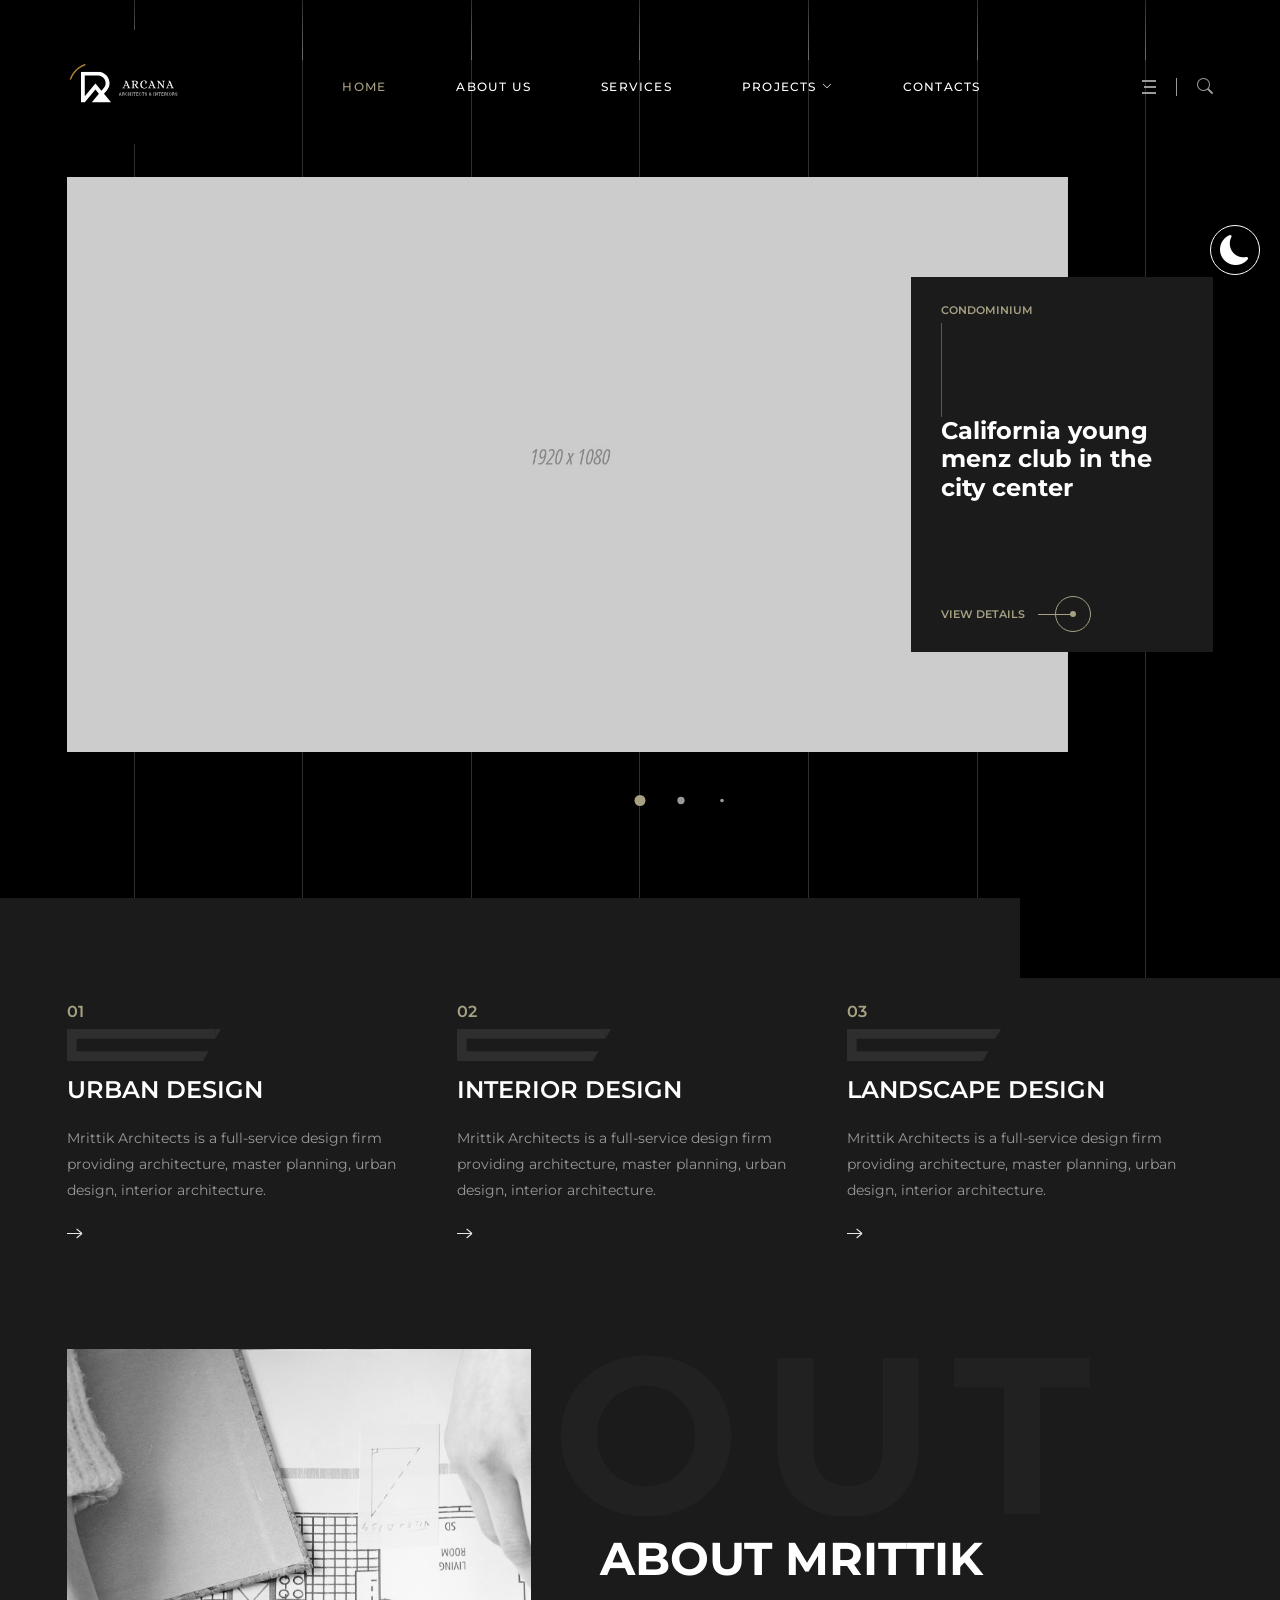
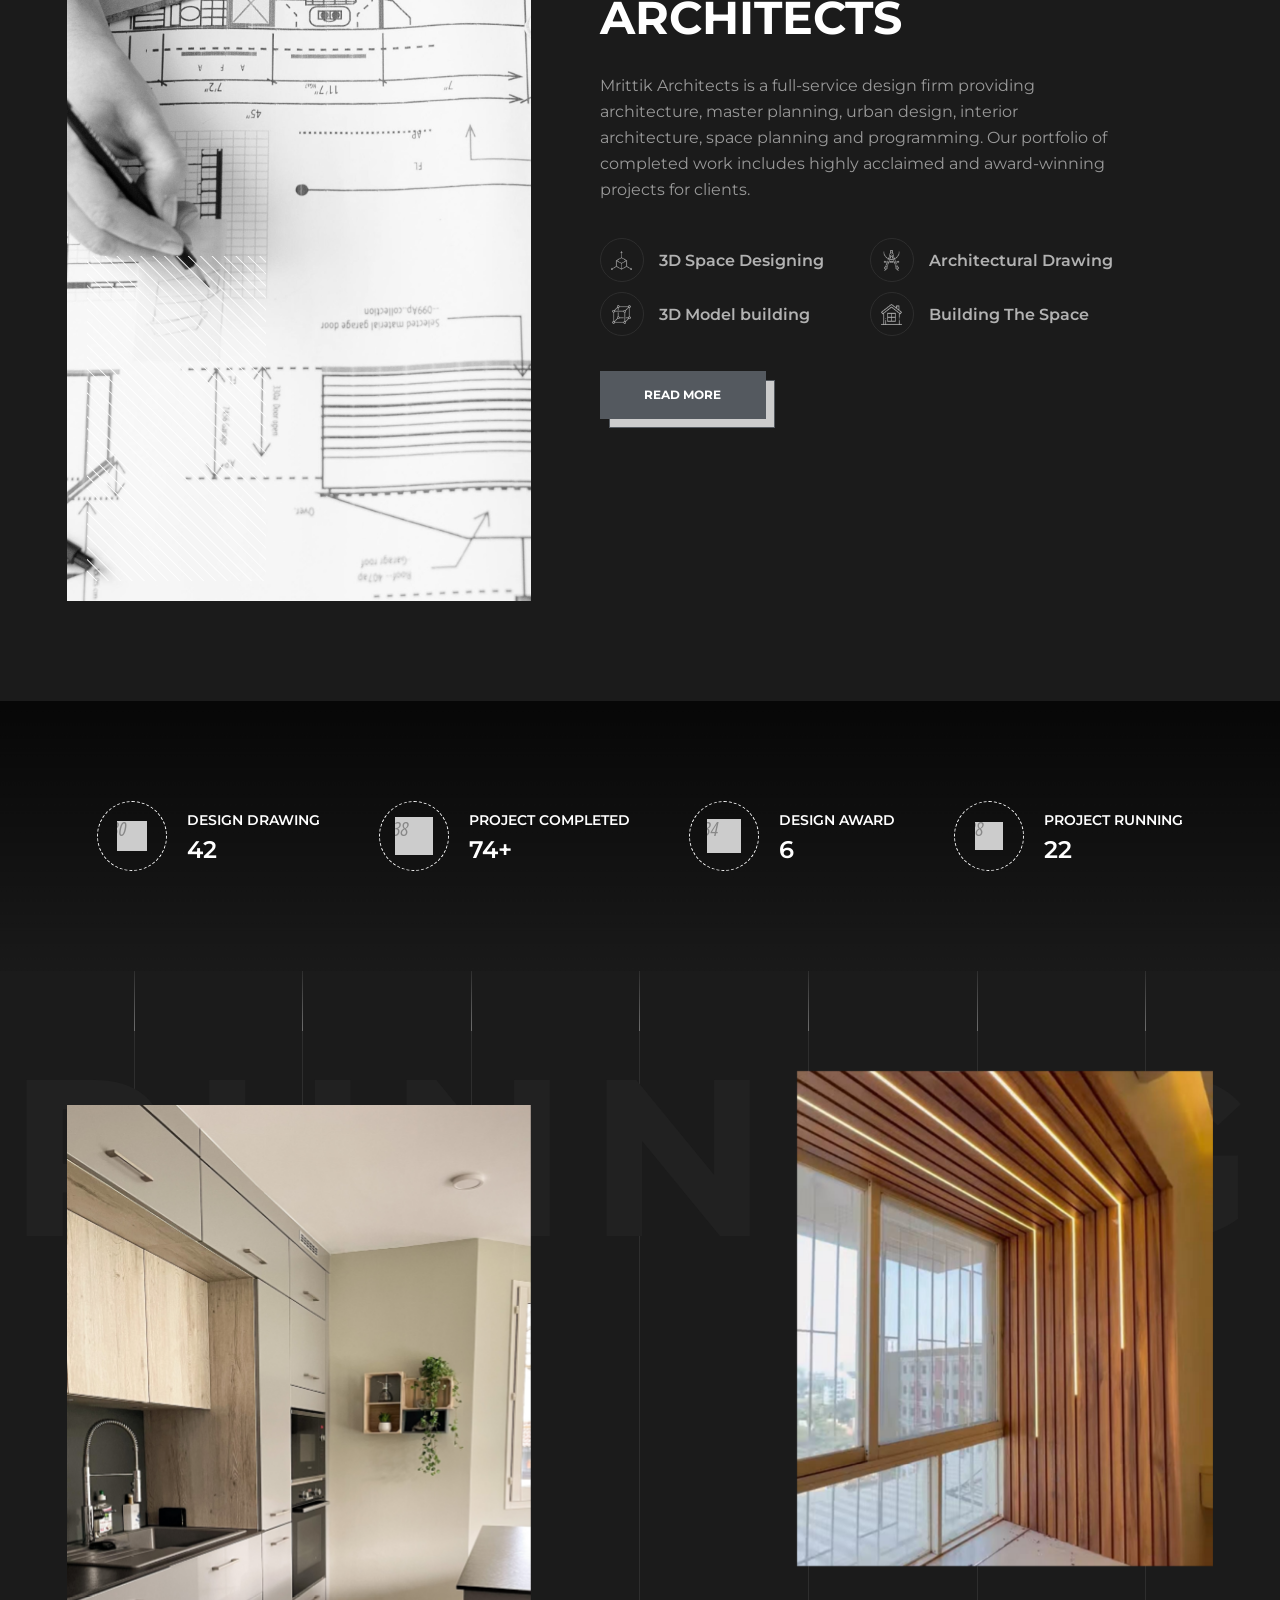
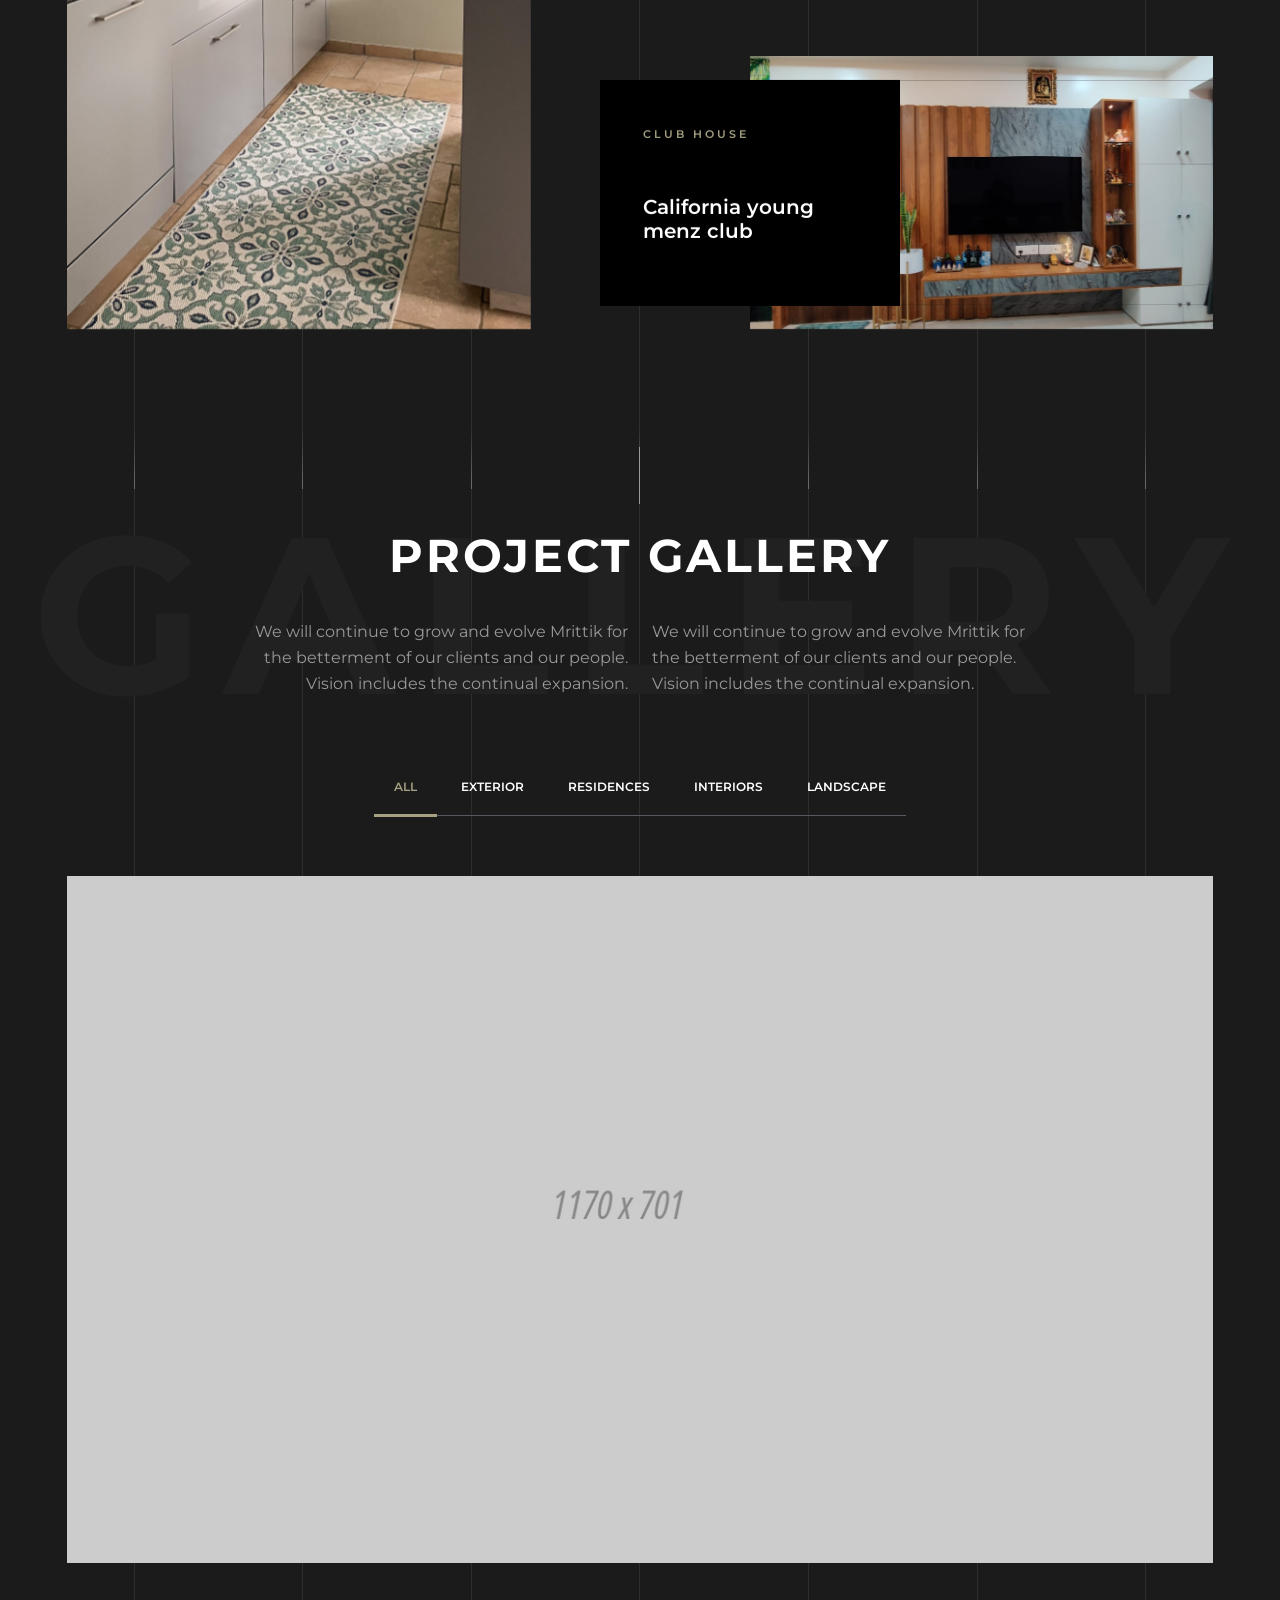
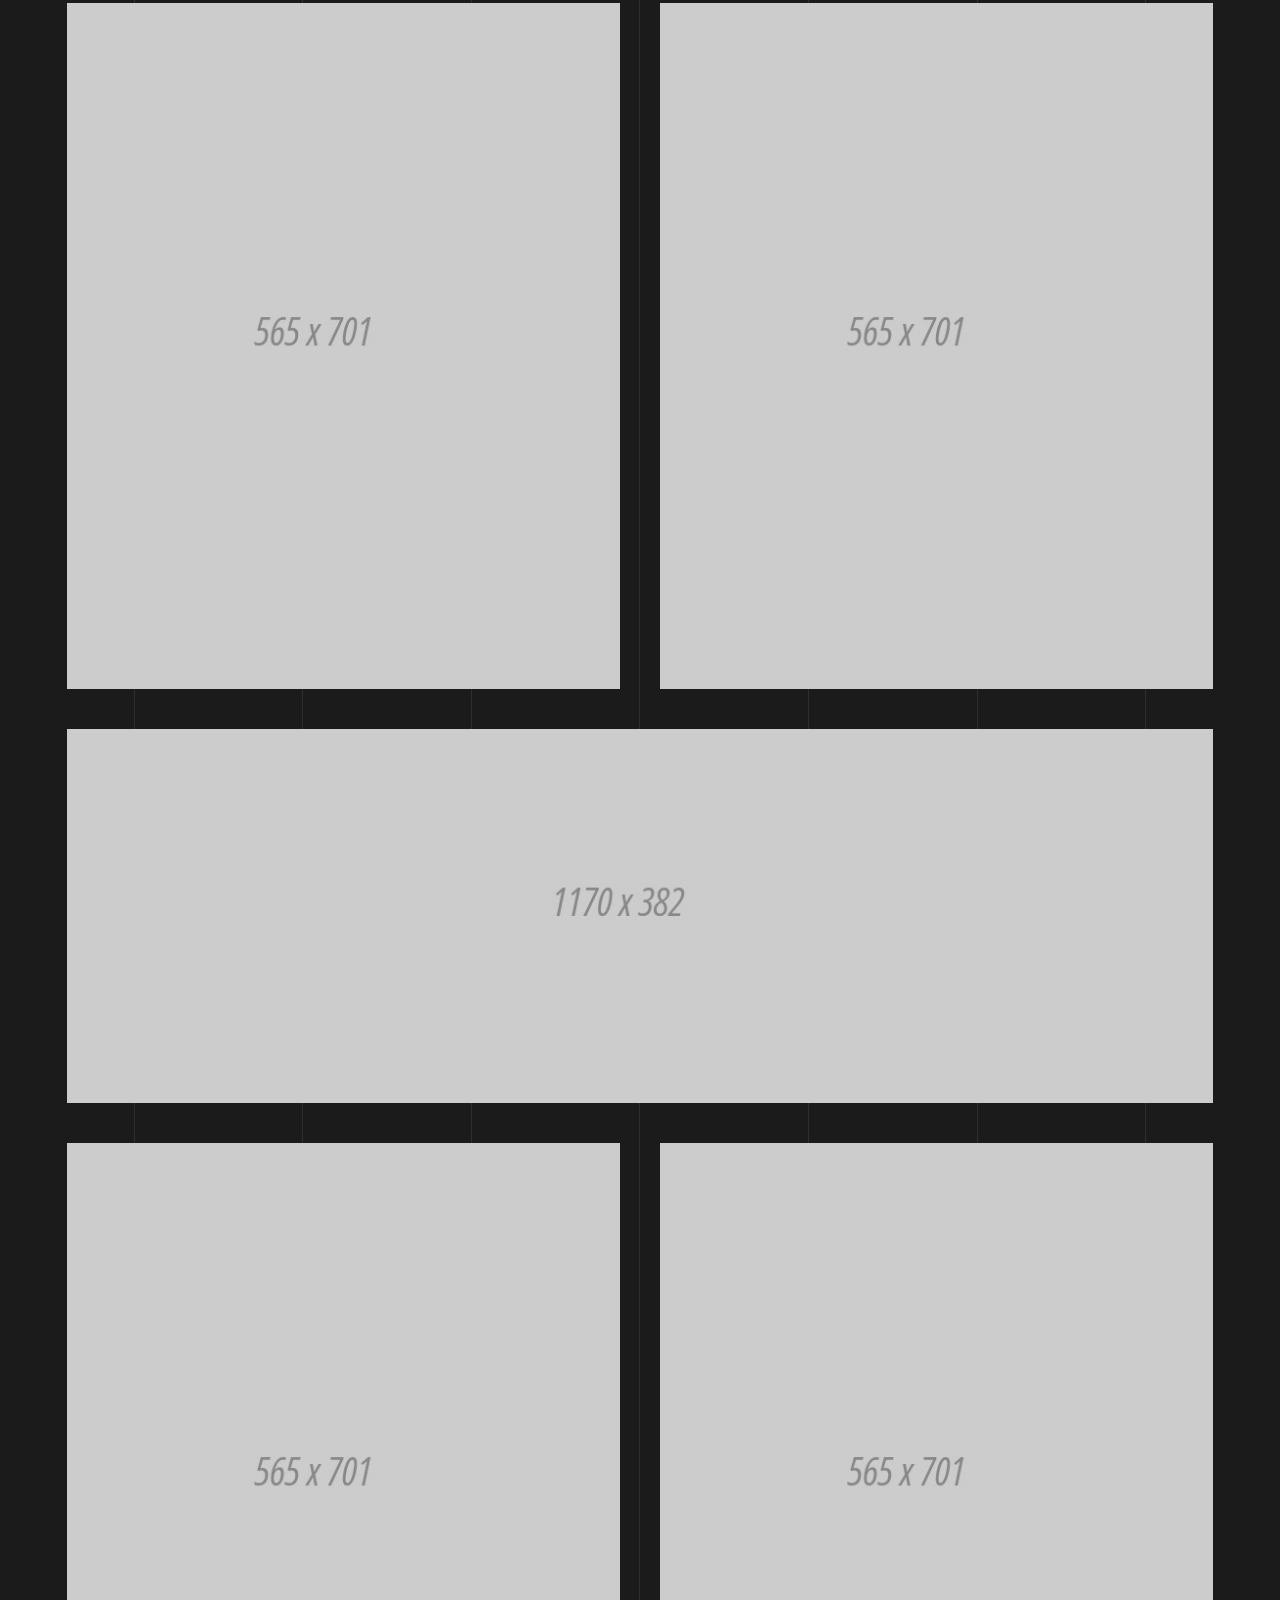
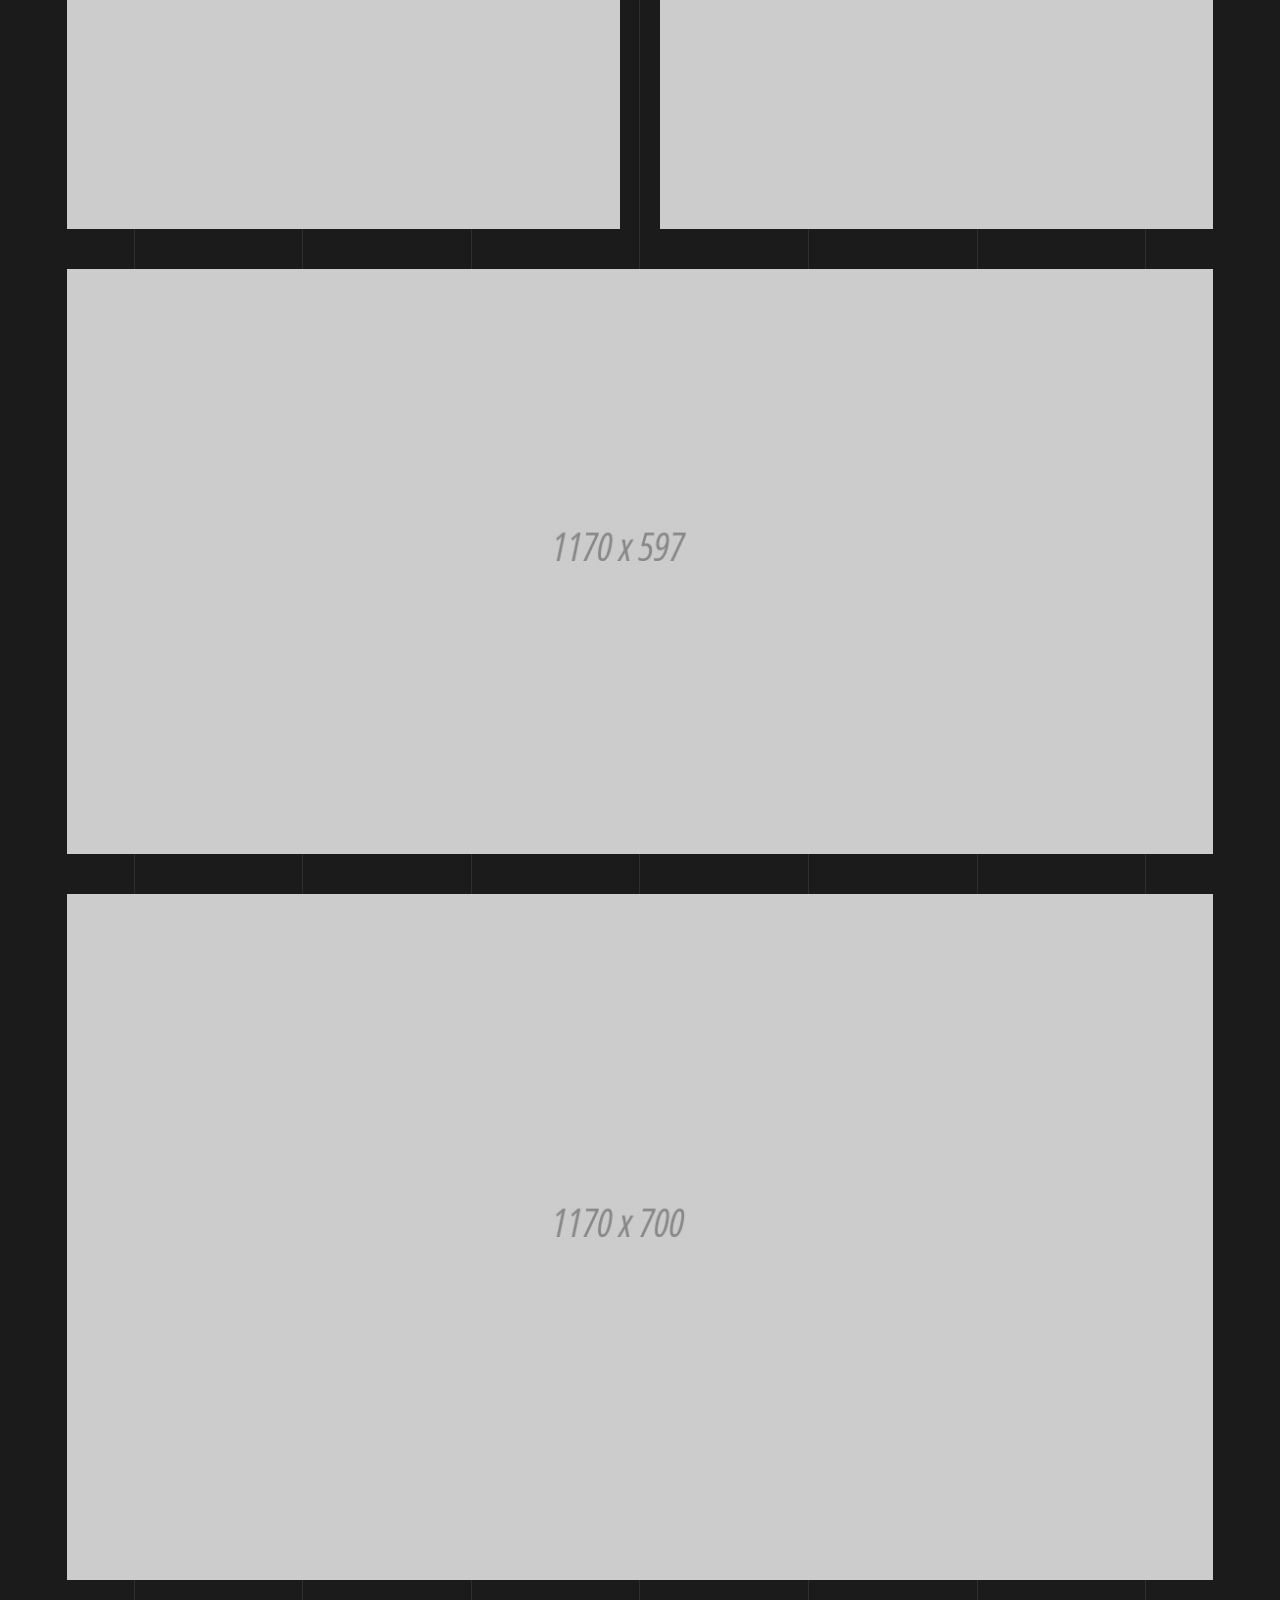
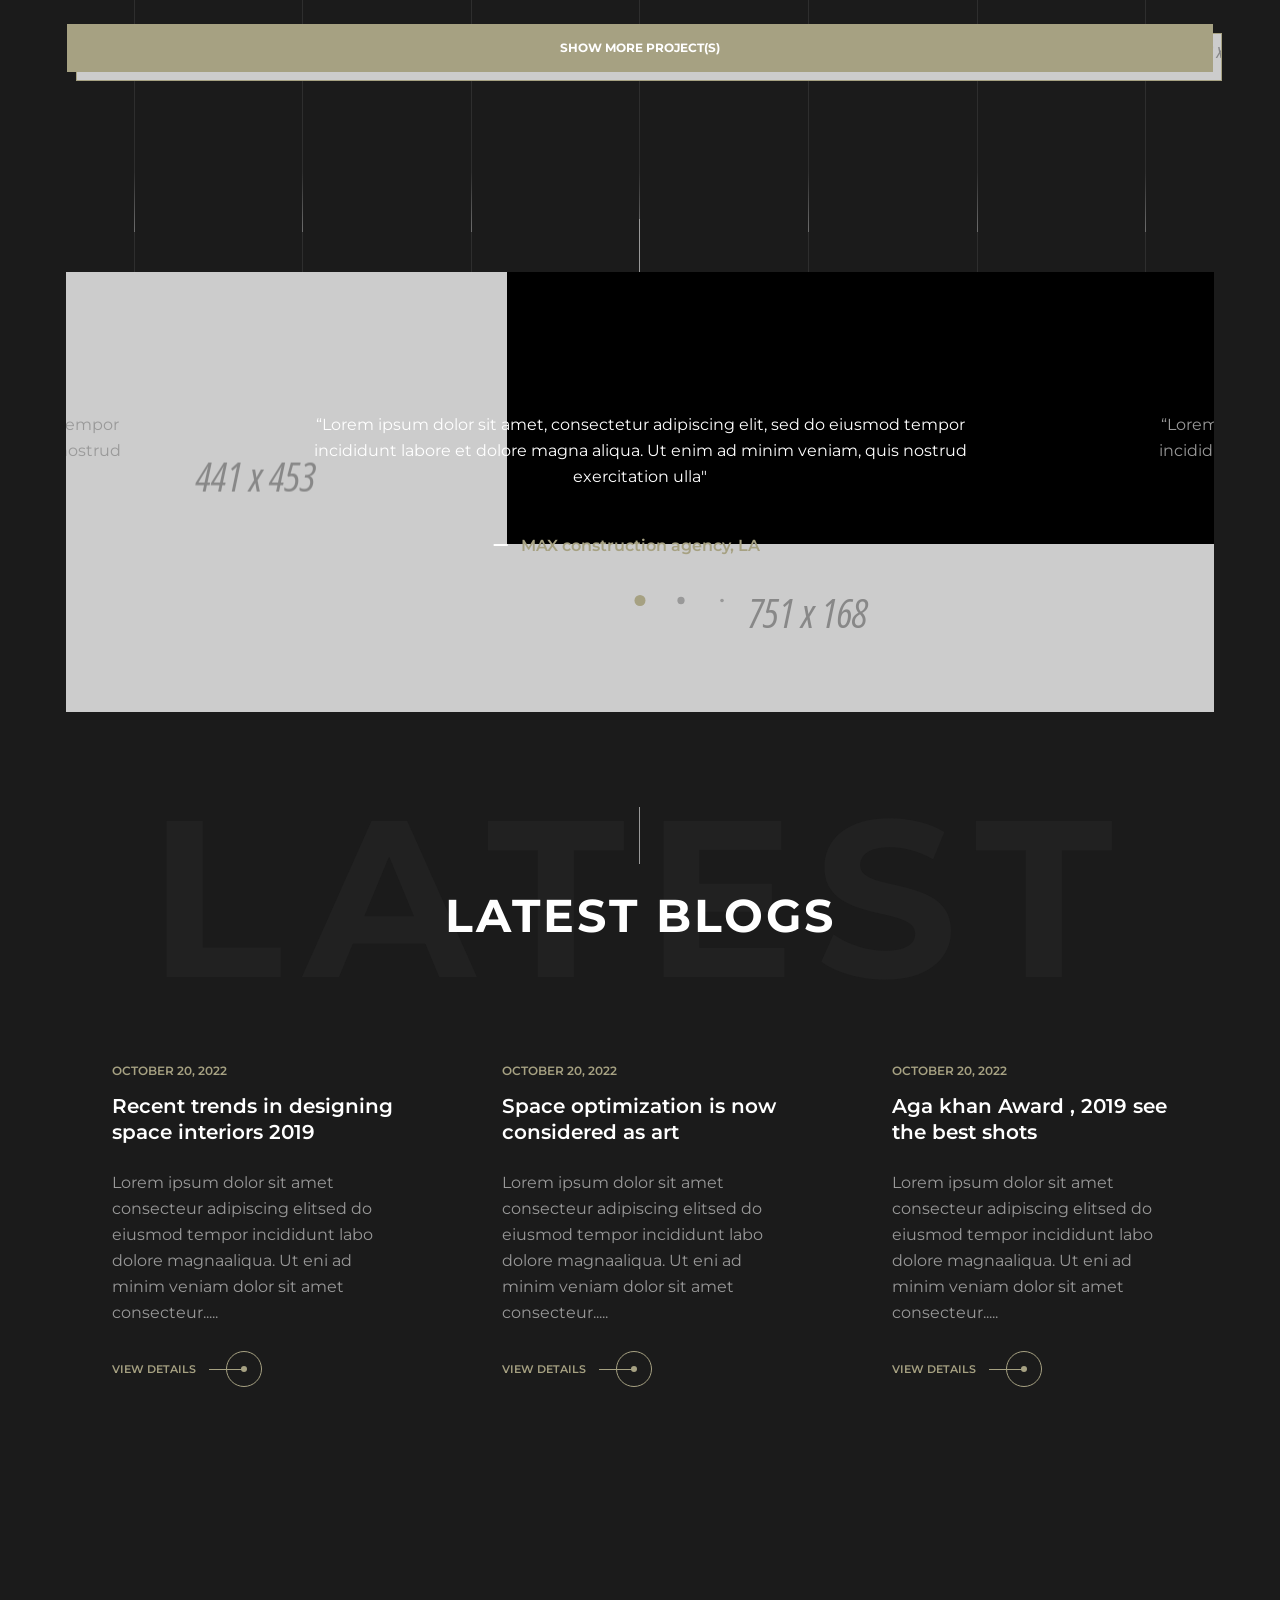
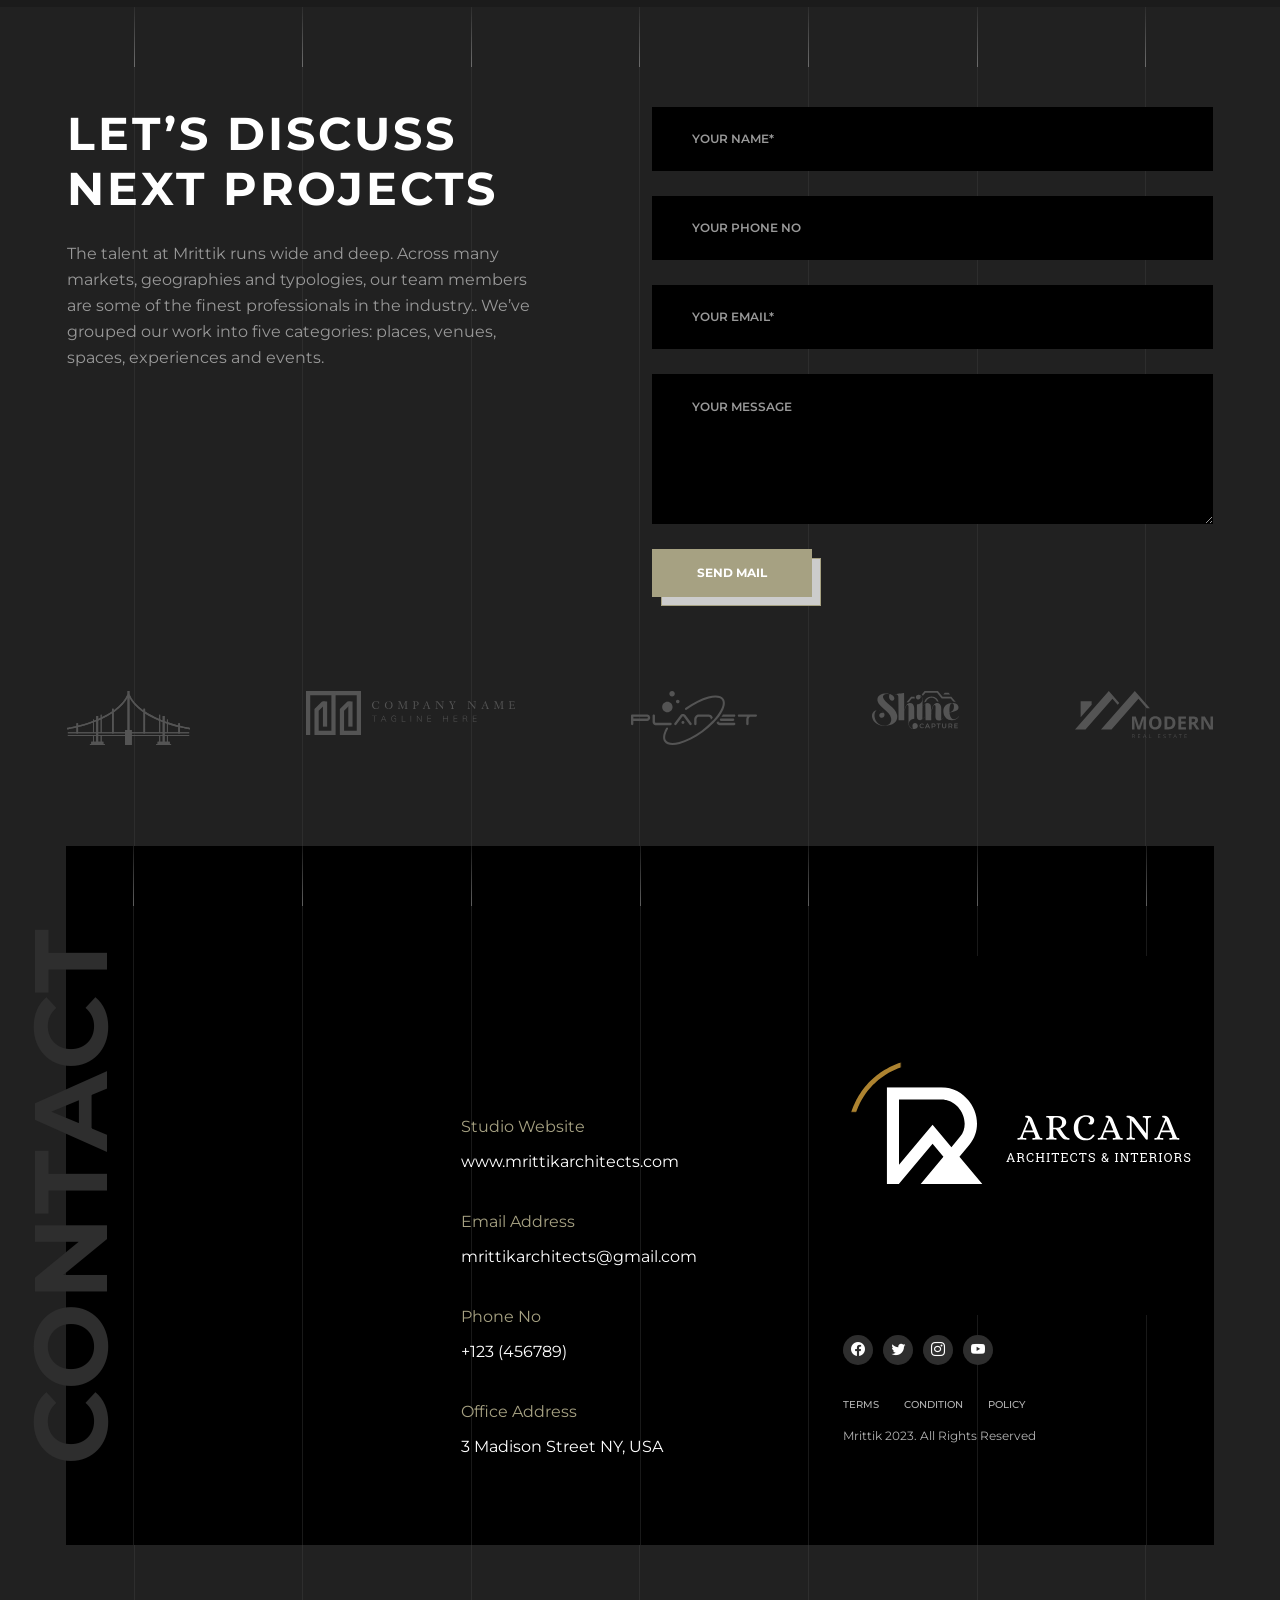
<file: dark/index.html>
<!DOCTYPE html>
<html lang="zxx">
    <head>
        <!-- Meta Tags -->
        <meta charset="utf-8">
        <meta http-equiv="X-UA-Compatible" content="IE=edge">
        <meta name="viewport" content="width=device-width, initial-scale=1, maximum-scale=1, user-scalable=0">
        <meta name="description" content="Mrittik is a Modern Architecture Theme">
        <meta name="author" content="">

        <!-- Favicon and touch Icons -->
        <link href="../assets/img/favicon.png" rel="shortcut icon" type="image/png">
        <link href="../assets/img/apple-touch-icon.png" rel="apple-touch-icon">
        <link href="../assets/img/apple-touch-icon-72x72.png" rel="apple-touch-icon" sizes="72x72">
        <link href="../assets/img/apple-touch-icon-114x114.png" rel="apple-touch-icon" sizes="114x114">
        <link href="../assets/img/apple-touch-icon-144x144.png" rel="apple-touch-icon" sizes="144x144">

        <!-- Page Title -->
        <title>Arcana - Home</title>    
        
        <!-- Styles Include -->
        <link rel="stylesheet" href="../assets/css/style.css">
        
    </head>


    <body class="bg-dark">

        <!-- Preloader -->
        <div id="preloader">
			<div class="preloader-inner">
				<div class="spinner"></div>
				<div class="loading-text">
                    <!-- Arcana -->
					<span data-preloader-text="A" class="characters">A</span>
					
					<span data-preloader-text="R" class="characters">R</span>
					
					<span data-preloader-text="C" class="characters">C</span>
					
					<span data-preloader-text="A" class="characters">A</span>
					
					<span data-preloader-text="N" class="characters">N</span>

					<span data-preloader-text="A" class="characters">A</span>

					<!-- <span data-preloader-text="K" class="characters">K</span> -->
				</div>
			</div>
		</div>

        

        <!-- Color Mode Switcher -->
		<div id="mode_switcher">
			<span><i class="bi bi-moon-fill"></i></span>	
		</div>        

        <!-- Cursor Effect -->
        <div class="pointer bnz-pointer" id="bnz-pointer"></div>

        <!-- Header -->
		<header class="header">				
            <div class="container">
                <div class="header_inner d-flex align-items-center justify-content-between">
                    <div class="logo">
                        <a href="index.html" class="light_logo"><img src="../assets/img/logo-light.svg" alt="logo"></a>
                        <a href="index.html" class="dark_logo"><img src="../assets/img/logo-dark.svg" alt="logo"></a>
                    </div>

                    
                    <div class="mainnav d-none d-lg-block">
                        <ul class="main_menu">
                            <li class="menu-item  active"><a href="index.html">Home</a>
                                <!-- <ul class="sub-menu">
                                    <li class="menu-item active"><a href="index.html">Home One</a></li>
                                    <li class="menu-item"><a href="index-2.html">Home Two</a></li>
                                    <li class="menu-item"><a href="index-3.html">Home Three</a></li>
                                    <li class="menu-item"><a href="index-4.html">Home Four</a></li>
                                    <li class="menu-item"><a href="index-5.html">Home Five</a></li>
                                    <li class="menu-item"><a href="index-6.html">Home Six</a></li>
                                    <li class="menu-item"><a href="index-7.html">Home Seven</a></li>
                                </ul> -->
                            </li>
                            <li class="menu-item "><a href="about.html">About Us</a>
                            </li>
                            <li class="menu-item "><a href="service-1.html">Services</a>
                            </li>
                            
                            <li class="menu-item menu-item-has-children"><a href="#">Projects</a>
                                <ul class="sub-menu">
                                    <li class="menu-item"><a href="project-1.html">Projects One</a></li>
                                    <li class="menu-item"><a href="project-2.html">Projects Two</a></li>
                                    <li class="menu-item"><a href="project-3.html">Peojects Three</a></li>
                                    <li class="menu-item"><a href="project-details.html">Peoject Details</a></li>
                                    <li class="menu-item"><a href="project-details-2.html">Peoject Details Two</a></li>
                                </ul>
                            </li>
                            <!-- <li class="menu-item menu-item-has-children"><a href="#">Pages</a>
                                <ul class="sub-menu">
                                    <li class="menu-item"><a href="about.html">About Us</a></li>
                                    <li class="menu-item menu-item-has-children"><a href="#">Team</a>
                                        <ul class="sub-menu">
                                            <li class="menu-item"><a href="team.html">Our Team</a></li>
                                            <li class="menu-item"><a href="team-details.html">Team Details</a></li>
                                        </ul>
                                    </li>
                                    <li class="menu-item menu-item-has-children"><a href="#">Services</a>
                                        <ul class="sub-menu">
                                            <li class="menu-item"><a href="service-1.html">Service One</a></li>
                                            <li class="menu-item"><a href="service-2.html">Service Two</a></li>
                                            <li class="menu-item"><a href="service-details.html">Service Details</a></li>
                                        </ul>
                                    </li>                              
                                    <li class="menu-item menu-item-has-children"><a href="#">Shop</a>
                                        <ul class="sub-menu">
                                            <li class="menu-item"><a href="shop-1.html">Shop One</a></li>
                                            <li class="menu-item"><a href="shop-2.html">Shop Two</a></li>
                                            <li class="menu-item"><a href="shop-3.html">Shop Three</a></li>
                                            <li class="menu-item"><a href="shop-product.html">Product Details</a></li>
                                            <li class="menu-item"><a href="shop-cart.html">Shop Cart</a></li>
                                            <li class="menu-item"><a href="shop-checkout.html">Checkout</a></li>
                                            <li class="menu-item"><a href="login.html">Login</a></li>
                                        </ul>
                                    </li>
                                    <li class="menu-item"><a href="404.html">404 Page</a></li>
                                    <li class="menu-item"><a href="coming-soon.html">Coming Soon</a></li>
                                </ul>
                            </li> -->
                            <li class="menu-item"><a href="contact.html">Contacts</a></li>
                            <!-- <li class="menu-item menu-item-has-children"><a href="#">Blog</a>
                                <ul class="sub-menu">
                                    <li class="menu-item"><a href="blog.html">Blog</a></li>
                                    <li class="menu-item"><a href="blog-details.html">Blog Details</a></li>
                                </ul>
                            </li> -->
                        </ul>
                    </div>
                    <div class="header_right_part d-flex align-items-center">
                        <button class="aside_open">
                            <span class="line"></span>
                            <span class="line"></span>
                            <span class="line"></span>
                        </button>
                        <div class="header_search">								
                            <button type="submit" class="form-control-submit"><i class="bi bi-search"></i></button>
                        </div>
                        <div class="open_search">
                            <form class="search_form" action="search.php">
                                <input type="text" name="search" class="keyword form-control" placeholder="Search..." >
                                <button type="submit" class="form-control-submit"><i class="bi bi-search"></i></button>
                            </form>
                        </div>							
                        <button class="ma5menu__toggle d-lg-none d-block" type="button">
                            <i class="bi bi-list"></i>
                        </button>
                    </div>
                </div>
			</div>
		</header>

        <div class="aside_info_wrapper">
			<button class="aside_close"><i class="bi bi-x-lg"></i></button>
            <div class="aside_logo">
                <a href="index.html" class="light_logo"><img src="../assets/img/logo-light-lg.svg" alt="logo"></a>
                <a href="index.html" class="dark_logo"><img src="../assets/img/logo-dark-lg.svg" alt="logo"></a>
            </div>
			<div class="aside_info_inner">
                <p>Mrittik Architects is a full-service design firm providing architecture architecture.</p>
                
                <div class="aside_info_inner_box">
                    <h5>Contact Info</h5>
                    <p>+123 456 789 33</p>
                    <p>3 Madison Street, NY <br> United States of America</p>
                    <p>mrittikarch@gmail.com</p>

                    <h5>Office Address</h5>
                    <p>+Time Square, New York <br> USA, 3454</p>
                </div>
                <div class="social_sites">
                    <ul class="d-flex align-items-center justify-content-center">
                        <li><a href="#"><i class="bi bi-facebook"></i></a></li>
                        <li><a href="#"><i class="bi bi-twitter"></i></a></li>
                        <li><a href="#"><i class="bi bi-instagram"></i></a></li>
                        <li><a href="#"><i class="bi bi-youtube"></i></a></li>
                    </ul>
                </div>
			</div>
		</div>

        
        <!-- Main Wrapper-->
        <main class="wrapper">
            <div class="theme_slider bg-black">
                <div class="container">
                    <div class="swiper swiper_theme_slider">
                        <div class="swiper-wrapper">
                            <div class="swiper-slide">
                                <div class="slider" style="background-image: url('../assets/img/slider/14.jpg')">
                                    <div class="slide_content">
                                        <div class="slide_content_wrapper mb-0 h-auto bg-dark-100">
                                            <div class="slide_content_inner">
                                                <div class="meta m-0">
                                                    <div class="category text-olive text-uppercase">Condominium</div>
                                                </div>
                                                <h4><a href="project-details.html" class="text-white">California young menz club in the city center</a></h4>
                                                <div class="details_link">
                                                    <a href="project-details.html">
                                                        <span class="link_text">View Details</span> 
                                                        <span class="link_icon">
                                                            <span class="line"></span> 
                                                            <span class="circle"></span>
                                                            <span class="dot"></span>
                                                        </span>
                                                    </a>
                                                </div>
                                            </div>
                                        </div>
                                    </div>
                                </div>
                            </div>

                            <div class="swiper-slide">
                                <div class="slider" style="background-image: url('../assets/img/slider/5.jpg')">
                                    <div class="slide_content">
                                        <div class="slide_content_wrapper mb-0 h-auto bg-dark-100">
                                            <div class="slide_content_inner">
                                                <div class="meta m-0">
                                                    <div class="category text-olive text-uppercase">Condominium</div>
                                                </div>
                                                <h4><a href="project-details.html" class="text-white">California winter condominium</a></h4>
                                                <div class="details_link">
                                                    <a href="project-details.html">
                                                        <span class="link_text">View Details</span> 
                                                        <span class="link_icon">
                                                            <span class="line"></span> 
                                                            <span class="circle"></span>
                                                            <span class="dot"></span>
                                                        </span>
                                                    </a>
                                                </div>
                                            </div>
                                        </div>
                                    </div>
                                </div>
                            </div>

                            <div class="swiper-slide">
                                <div class="slider" style="background-image: url('../assets/img/slider/8.jpg')">
                                    <div class="slide_content">
                                        <div class="slide_content_wrapper mb-0 h-auto bg-dark-100">
                                            <div class="slide_content_inner">
                                                <div class="meta m-0">
                                                    <div class="category text-olive text-uppercase">Condominium</div>
                                                </div>
                                                <h4><a href="project-details.html" class="text-white">Find your own self invintage lake house</a></h4>
                                                <div class="details_link">
                                                    <a href="project-details.html">
                                                        <span class="link_text">View Details</span> 
                                                        <span class="link_icon">
                                                            <span class="line"></span> 
                                                            <span class="circle"></span>
                                                            <span class="dot"></span>
                                                        </span>
                                                    </a>
                                                </div>
                                            </div>
                                        </div>
                                    </div>
                                </div>
                            </div>
                        </div>
                        <!-- Add Pagination -->
                        <div class="swiper-pagination"></div>

                        <!-- Add Buttons -->
                        <div class="swiper-navigation">
                            <div class="swiper-button-prev"><i class="bi bi-arrow-left"></i></div>
                            <div class="swiper-button-next"><i class="bi bi-arrow-right"></i></div>
                        </div>
                    </div>
                </div>
                <div class="divider_bg bg-dark-100"></div>
            </div>

            <section class="services bg-dark-100 pt-4 pb-0">
                <div class="container">
                    <div class="row">
                        <div class="col-lg-4" data-aos="fade-up" data-aos-duration="500">
                            <div class="icon_box">
                                <h6>01</h6>
                                <img src="../assets/img/icon_box/d1.svg" alt="Icon Box" class="dark">
                                <img src="../assets/img/icon_box/d1-light.svg" alt="Icon Box" class="light">
                                <h4 class="text-white"><a href="service-details.html">Urban Design</a></h4>
                                <p class="text-gray-600">Mrittik Architects is a full-service design firm providing architecture, master planning, urban design, interior architecture.</p>
                                <div class="arrow_effect">
                                    <a href="service-details.html"><span class="crossline1"></span><span class="crossline2"></span></a>
                                </div>
                            </div>
                        </div>
                        <div class="col-lg-4" data-aos="fade-up" data-aos-duration="700">
                            <div class="icon_box">
                                <h6>02</h6>
                                <img src="../assets/img/icon_box/d1.svg" alt="Icon Box" class="dark">
                                <img src="../assets/img/icon_box/d1-light.svg" alt="Icon Box" class="light">
                                <h4 class="text-white"><a href="service-details.html">Interior Design</a></h4>
                                <p class="text-gray-600">Mrittik Architects is a full-service design firm providing architecture, master planning, urban design, interior architecture.</p>
                                <div class="arrow_effect">
                                    <a href="service-details.html"><span class="crossline1"></span><span class="crossline2"></span></a>
                                </div>
                            </div>
                        </div>
                        <div class="col-lg-4" data-aos="fade-up" data-aos-duration="900">
                            <div class="icon_box">
                                <h6>03</h6>
                                <img src="../assets/img/icon_box/d1.svg" alt="Icon Box" class="dark">
                                <img src="../assets/img/icon_box/d1-light.svg" alt="Icon Box" class="light">
                                <h4 class="text-white"><a href="service-details.html">Landscape Design</a></h4>
                                <p class="text-gray-600">Mrittik Architects is a full-service design firm providing architecture, master planning, urban design, interior architecture.</p>
                                <div class="arrow_effect">
                                    <a href="service-details.html"><span class="crossline1"></span><span class="crossline2"></span></a>
                                </div>
                            </div>
                        </div>
                    </div>
                </div>
            </section>

            <section class="about bg-dark-100">
                <div class="large_font">
                    <h2 class="floating_element text-dark-200 d-flex justify-content-center" data-aos="fade-right" data-aos-duration="1000">About</h2>
                </div>
                <div class="container">
                    <div class="row align-items-center">
                        <div class="col-lg-5 col-md-5">
                            <div class="about_image">
                                <img src="../assets/img/about/a1.jpg" alt="img">
                                <img src="../assets/img/about/e1.svg" alt="About" data-aos="fade-down" data-aos-duration="1000">
                            </div>
                        </div>
                        <div class="col-lg-6 col-md-7">
                            <div class="about_text_inner">
                                <div class="about_text">
                                    <h2 class="text-white">ABOUT MRITTIK ARCHITECTS</h2>
                                    <p>Mrittik Architects is a full-service design firm providing architecture, master planning, urban design, interior architecture, space planning and programming. Our portfolio of completed work includes highly acclaimed and award-winning projects for clients.</p>
                                </div>

                                <div class="about_icon_box">
                                    <div class="row">
                                        <div class="col-lg-6">
                                            <div class="icon_box_flex">
                                                <div class="icon_size">
                                                    <img src="../assets/img/about/i2.svg" alt="Icon">
                                                </div>
                                                <h6>3D Space Designing</h6>
                                            </div>
                                        </div>
                                        <div class="col-lg-6">
                                            <div class="icon_box_flex">
                                                <div class="icon_size">
                                                    <img src="../assets/img/about/i3.svg" alt="Icon">
                                                </div>
                                                <h6>Architectural Drawing</h6>
                                            </div>
                                        </div>
                                        <div class="col-lg-6">
                                            <div class="icon_box_flex">
                                                <div class="icon_size">
                                                    <img src="../assets/img/about/i1.svg" alt="Icon">
                                                </div>
                                                <h6>3D Model building</h6>
                                            </div>
                                        </div>
                                        <div class="col-lg-6">
                                            <div class="icon_box_flex">
                                                <div class="icon_size">
                                                    <img src="../assets/img/about/i4.svg" alt="Icon">
                                                </div>
                                                <h6>Building The Space</h6>
                                            </div>
                                        </div>
                                    </div>
                                </div>
                                <div class="btn_group" data-aos="fade-down" data-aos-duration="1000">
                                    <a href="about.html" class="btn gray">Read More</a>  
                                </div>
                            </div>
                                                
                        </div>
                    </div>
                </div>
            </section>

            <section class="funfacts bg_1" id="funfacts">
                <div class="container">
                    <div class="row">
                        <div class="col">

                            <div class="funfacts_inner">
                                <div class="funfact2 d-flex align-items-center">
                                    <div class="fun_img">
                                        <img src="../assets/img/fact-1.png" alt="img">
                                    </div>
                                    <div class="funfact_content">
                                        <p>Design Drawing</p>
                                        <div class="d-flex align-items-center"><h2 class="fun-number">120</h2></div>                                
                                    </div>
                                </div>                            
                                <div class="funfact2 d-flex align-items-center">
                                    <div class="fun_img">
                                        <img src="../assets/img/fact-2.png" alt="img">
                                    </div>
                                    <div class="funfact_content">
                                        <p>Project Completed</p>
                                        <div class="d-flex align-items-center"><h2 class="fun-number">210</h2><span>+</span></div>
                                    </div>
                                </div>                            
                                <div class="funfact2 d-flex align-items-center">
                                    <div class="fun_img">
                                        <img src="../assets/img/fact-3.png" alt="img">
                                    </div>
                                    <div class="funfact_content">
                                        <p>Design Award</p>
                                        <div class="d-flex align-items-center"><h2 class="fun-number">15</h2></div>
                                    </div>
                                </div>                            
                                <div class="funfact2 d-flex align-items-center">
                                    <div class="fun_img">
                                        <img src="../assets/img/fact-4.png" alt="img">
                                    </div>
                                    <div class="funfact_content">
                                        <p>Project Running</p>
                                        <div class="d-flex align-items-center"><h2 class="fun-number">62</h2></div>
                                    </div>
                                </div>
                            </div>
                        </div>
                    </div>
                </div>
            </section>

            <section class="running_projects"> 
                <!-- Section Grid Lines -->
                <ul class="grid_lines d-none d-md-flex justify-content-between">
                    <li class="grid_line"></li>
                    <li class="grid_line"></li>
                    <li class="grid_line"></li>
                    <li class="grid_line"></li>
                    <li class="grid_line"></li>
                    <li class="grid_line"></li>
                    <li class="grid_line"></li>
                </ul>     
                <div class="large_font">
                    <h2 class="floating_element text-dark-200 d-flex justify-content-center" data-aos="fade-right" data-aos-duration="1000">Running</h2>
                </div>  
                <div class="container">
                    <div class="row justify-content-between">
                        <div class="col-lg-5 col-md-5 col-sm-5">
                            <div class="left_part">
                                <div class="grid-item" data-aos="fade-right" data-aos-duration="1000">
                                    <div class="thumb">
                                        <img class="item_image" src="../assets/img/image_box/3.jpg" alt="img">
                                        <div class="works-info">
                                            <div class="label-text">
                                                <h6><a href="#">Club House</a></h6>
                                                <h5><a href="project-details.html">California young menz club</a></h5>
                                            </div>
                                        </div>
                                    </div>
                                </div> 
                            </div> 
                        </div>

                        <div class="col-lg-5 col-md-5 col-sm-5">
                            <div class="right_part">
                                <div class="grid-item" data-aos="fade-left" data-aos-duration="1000">
                                    <div class="thumb">
                                        <img class="item_image" src="../assets/img/image_box/2.jpg" alt="img">
                                        <div class="works-info">
                                            <div class="label-text">
                                                <h6><a href="#">Club House</a></h6>
                                                <h5><a href="project-details.html">California young menz club</a></h5>
                                            </div>
                                        </div>
                                    </div>
                                </div>
                                <div class="grid-item active" data-aos="fade-left" data-aos-duration="1500">
                                    <div class="thumb">
                                        <img class="item_image" src="../assets/img/image_box/1.jpg" alt="img">
                                        <div class="works-info">
                                            <div class="label-text">
                                                <h6><a href="#">Club House</a></h6>
                                                <h5><a href="project-details.html">California young menz club</a></h5>
                                            </div>
                                        </div>
                                    </div>
                                </div> 
                            </div> 
                        </div>
                    </div>
                </div>        
            </section>

            <section class="projects packery">
                <!-- Section Grid Lines -->
                <ul class="grid_lines d-none d-md-flex justify-content-between">
                    <li class="grid_line"></li>
                    <li class="grid_line"></li>
                    <li class="grid_line"></li>
                    <li class="grid_line"></li>
                    <li class="grid_line"></li>
                    <li class="grid_line"></li>
                    <li class="grid_line"></li>
                </ul>
                <div class="large_font">
                    <h2 class="floating_element text-dark-200 d-flex justify-content-center" data-aos="fade-right" data-aos-duration="1000">Gallery</h2>
                </div>
                <div class="container">
                    <div class="section-header text-center has_line">
                        <h2 class="text-white">Project Gallery</h2>
                        <div class="section-desc row align-items-center justify-content-center">
                            <div class="col-lg-6 text-end">
                                <p>We will continue to grow and evolve Mrittik for the betterment of our clients and our people. Vision includes the continual expansion.</p>
                            </div>
                            <div class="col-lg-6 text-start">
                                <p>We will continue to grow and evolve Mrittik for the betterment of our clients and our people. Vision includes the continual expansion.</p>
                            </div>
                        </div>
                    </div>

                    <div class="portfolio-filters-content">
                        <div class="filters-button-group">
                            <button class="button is-checked" data-filter="*">All<sup class="filter-count"></sup></button>
                            <button class="button" data-filter=".exterior">Exterior<sup class="filter-count"></sup></button>
                            <button class="button" data-filter=".residences">Residences<sup class="filter-count"></sup></button>
                            <button class="button" data-filter=".interiors">Interiors<sup class="filter-count"></sup></button>
                            <button class="button" data-filter=".landscape">Landscape<sup class="filter-count"></sup></button>
                        </div>
                    </div>
                    <div class="grid gutter-20 clearfix"> 
                        <div class="grid-sizer"></div>                          
                        <div class="grid-item residences width-100">
                            <div class="thumb">
                                <img class="item_image" src="../assets/img/portfolio/packery/1.jpg" alt="">
                                <div class="works-info">
                                    <div class="label-text">
                                        <h6><a href="#">Lake Cabin</a></h6>
                                        <h5><a href="project-details.html">California young menz club</a></h5>
                                        <div class="details_link"><a href="project-details.html"><span class="link_text">View Details</span> <span class="link_icon"><span class="line"></span> <span class="circle"></span><span class="dot"></span></span></a></div>
                                    </div>
                                </div>
                            </div>
                        </div>                          
                        <div class="grid-item interiors width-50"> 
                            <div class="thumb">
                                <img class="item_image" src="../assets/img/portfolio/packery/2.jpg" alt="">
                                <div class="works-info">
                                    <div class="label-text">
                                        <h6><a href="#">Lake Cabin</a></h6>
                                        <h5><a href="project-details.html">Sunlight in the Room</a></h5>
                                        <div class="details_link"><a href="project-details.html"><span class="link_text">View Details</span> <span class="link_icon"><span class="line"></span> <span class="circle"></span><span class="dot"></span></span></a></div>
                                    </div>
                                </div>
                            </div>
                        </div>                      
                        <div class="grid-item residences width-50"> 
                            <div class="thumb">
                                <img class="item_image" src="../assets/img/portfolio/packery/3.jpg" alt="">
                                <div class="works-info">
                                    <div class="label-text">
                                        <h6><a href="#">Lake Cabin</a></h6>
                                        <h5><a href="project-details.html">Find your own self invintage lake house</a></h5>
                                        <div class="details_link"><a href="project-details.html"><span class="link_text">View Details</span> <span class="link_icon"><span class="line"></span> <span class="circle"></span><span class="dot"></span></span></a></div>
                                    </div>
                                </div>
                            </div>
                        </div>                      
                        <div class="grid-item landscape exterior width-100"> 
                            <div class="thumb">
                                <img class="item_image" src="../assets/img/portfolio/packery/4.jpg" alt="">
                                <div class="works-info">
                                    <div class="label-text">
                                        <h6><a href="#">Lake Cabin</a></h6>
                                        <h5><a href="project-details.html">Well decor house in Sydney</a></h5>
                                        <div class="details_link"><a href="project-details.html"><span class="link_text">View Details</span> <span class="link_icon"><span class="line"></span> <span class="circle"></span><span class="dot"></span></span></a></div>
                                    </div>
                                </div>
                            </div>
                        </div>                      
                        <div class="grid-item landscape width-50"> 
                            <div class="thumb">
                                <img class="item_image" src="../assets/img/portfolio/packery/5.jpg" alt="">
                                <div class="works-info">
                                    <div class="label-text">
                                        <h6><a href="#">Lake Cabin</a></h6>
                                        <h5><a href="project-details.html">Huge large area Bedroom</a></h5>
                                        <div class="details_link"><a href="project-details.html"><span class="link_text">View Details</span> <span class="link_icon"><span class="line"></span> <span class="circle"></span><span class="dot"></span></span></a></div>
                                    </div>
                                </div>
                            </div>
                        </div>                      
                        <div class="grid-item interiors width-50">
                            <div class="thumb">
                                <img class="item_image" src="../assets/img/portfolio/packery/6.jpg" alt="">
                                <div class="works-info">
                                    <div class="label-text">
                                        <h6><a href="#">Lake Cabin</a></h6>
                                        <h5><a href="project-details.html">Clean water in the swiming pool</a></h5>
                                        <div class="details_link"><a href="project-details.html"><span class="link_text">View Details</span> <span class="link_icon"><span class="line"></span> <span class="circle"></span><span class="dot"></span></span></a></div>
                                    </div>
                                </div>
                            </div>
                        </div>                          
                        <div class="grid-item interiors width-100"> 
                            <div class="thumb">
                                <img class="item_image" src="../assets/img/portfolio/packery/7.jpg" alt="">
                                <div class="works-info">
                                    <div class="label-text">
                                        <h6><a href="#">Lake Cabin</a></h6>
                                        <h5><a href="project-details.html">California young menz club</a></h5>
                                        <div class="details_link"><a href="project-details.html"><span class="link_text">View Details</span> <span class="link_icon"><span class="line"></span> <span class="circle"></span><span class="dot"></span></span></a></div>
                                    </div>
                                </div>
                            </div>
                        </div>                     
                        <div class="grid-item exterior width-100">
                            <div class="thumb">
                                <img class="item_image" src="../assets/img/portfolio/packery/8.jpg" alt="">
                                <div class="works-info">
                                    <div class="label-text">
                                        <h6><a href="#">Lake Cabin</a></h6>
                                        <h5><a href="project-details.html">Newyork golf club house</a></h5>
                                        <div class="details_link"><a href="project-details.html"><span class="link_text">View Details</span> <span class="link_icon"><span class="line"></span> <span class="circle"></span><span class="dot"></span></span></a></div>
                                    </div>
                                </div>
                            </div>
                        </div>                          
                        <div class="grid-item interiors width-50"> 
                            <div class="thumb">
                                <img class="item_image" src="../assets/img/portfolio/packery/2.jpg" alt="">
                                <div class="works-info">
                                    <div class="label-text">
                                        <h6><a href="#">Lake Cabin</a></h6>
                                        <h5><a href="project-details.html">California young menz club</a></h5>
                                        <div class="details_link"><a href="project-details.html"><span class="link_text">View Details</span> <span class="link_icon"><span class="line"></span> <span class="circle"></span><span class="dot"></span></span></a></div>
                                    </div>
                                </div>
                            </div>
                        </div>                      
                        <div class="grid-item residences width-50"> 
                            <div class="thumb">
                                <img class="item_image" src="../assets/img/portfolio/packery/3.jpg" alt="">
                                <div class="works-info">
                                    <div class="label-text">
                                        <h6><a href="#">Lake Cabin</a></h6>
                                        <h5><a href="project-details.html">California young menz club</a></h5>
                                        <div class="details_link"><a href="project-details.html"><span class="link_text">View Details</span> <span class="link_icon"><span class="line"></span> <span class="circle"></span><span class="dot"></span></span></a></div>
                                    </div>
                                </div>
                            </div>
                        </div>                      
                        <div class="grid-item landscape exterior width-100"> 
                            <div class="thumb">
                                <img class="item_image" src="../assets/img/portfolio/packery/4.jpg" alt="">
                                <div class="works-info">
                                    <div class="label-text">
                                        <h6><a href="#">Lake Cabin</a></h6>
                                        <h5><a href="project-details.html">California young menz club</a></h5>
                                        <div class="details_link"><a href="project-details.html"><span class="link_text">View Details</span> <span class="link_icon"><span class="line"></span> <span class="circle"></span><span class="dot"></span></span></a></div>
                                    </div>
                                </div>
                            </div>
                        </div> 
                    </div>
                    <div class="btn_group mt-4 w-100 text-center">
                        <button id="load-more" class="btn olive w-100">Show More Project(s)</button>
                    </div>
                </div>
            </section>

            <section class="testimonial box_padding pb-0">
                <!-- Section Grid Lines -->
                <ul class="grid_lines d-none d-md-flex justify-content-between">
                    <li class="grid_line"></li>
                    <li class="grid_line"></li>
                    <li class="grid_line"></li>
                    <li class="grid_line"></li>
                    <li class="grid_line"></li>
                    <li class="grid_line"></li>
                    <li class="grid_line"></li>
                </ul>
                <div class="has_line_lg"></div>
                <div class="testimonial_inner bg-black">
                    <!-- Swiper Testimonial -->
                    <div class="swiper swiper_testimonial">
                        <div class="swiper-wrapper">
                            <div class="swiper-slide">
                                <div class="testimonial-block text-center">
                                    <p>“Lorem ipsum dolor sit amet, consectetur adipiscing elit, sed do eiusmod tempor incididunt labore et dolore magna aliqua. Ut enim ad minim veniam, quis nostrud exercitation ulla"</p>
                                    <h6 class="text-olive">MAX construction agency, LA</h6>
                                </div>
                            </div>
                            <div class="swiper-slide">
                                <div class="testimonial-block text-center">
                                    <p>“Lorem ipsum dolor sit amet, consectetur adipiscing elit, sed do eiusmod tempor incididunt labore et dolore magna aliqua. Ut enim ad minim veniam, quis nostrud exercitation ulla"</p>
                                    <h6 class="text-olive">MAX construction agency, LA</h6>
                                </div>
                            </div>
                            <div class="swiper-slide">
                                <div class="testimonial-block text-center">
                                    <p>“Lorem ipsum dolor sit amet, consectetur adipiscing elit, sed do eiusmod tempor incididunt labore et dolore magna aliqua. Ut enim ad minim veniam, quis nostrud exercitation ulla"</p>
                                    <h6 class="text-olive">MAX construction agency, LA</h6>
                                </div>
                            </div>
                            <div class="swiper-slide">
                                <div class="testimonial-block text-center">
                                    <p>“Lorem ipsum dolor sit amet, consectetur adipiscing elit, sed do eiusmod tempor incididunt labore et dolore magna aliqua. Ut enim ad minim veniam, quis nostrud exercitation ulla"</p>
                                    <h6 class="text-olive">MAX construction agency, LA</h6>
                                </div>
                            </div>
                            <div class="swiper-slide">
                                <div class="testimonial-block text-center">
                                    <p>“Lorem ipsum dolor sit amet, consectetur adipiscing elit, sed do eiusmod tempor incididunt labore et dolore magna aliqua. Ut enim ad minim veniam, quis nostrud exercitation ulla"</p>
                                    <h6 class="text-olive">MAX construction agency, LA</h6>
                                </div>
                            </div>
                            <div class="swiper-slide">
                                <div class="testimonial-block text-center">
                                    <p>“Lorem ipsum dolor sit amet, consectetur adipiscing elit, sed do eiusmod tempor incididunt labore et dolore magna aliqua. Ut enim ad minim veniam, quis nostrud exercitation ulla"</p>
                                    <h6 class="text-olive">MAX construction agency, LA</h6>
                                </div>
                            </div>
                            <div class="swiper-slide">
                                <div class="testimonial-block text-center">
                                    <p>“Lorem ipsum dolor sit amet, consectetur adipiscing elit, sed do eiusmod tempor incididunt labore et dolore magna aliqua. Ut enim ad minim veniam, quis nostrud exercitation ulla"</p>
                                    <h6 class="text-olive">MAX construction agency, LA</h6>
                                </div>
                            </div>
                            <div class="swiper-slide">
                                <div class="testimonial-block text-center">
                                    <p>“Lorem ipsum dolor sit amet, consectetur adipiscing elit, sed do eiusmod tempor incididunt labore et dolore magna aliqua. Ut enim ad minim veniam, quis nostrud exercitation ulla"</p>
                                    <h6 class="text-olive">MAX construction agency, LA</h6>
                                </div>
                            </div>
                            <div class="swiper-slide">
                                <div class="testimonial-block text-center">
                                    <p>“Lorem ipsum dolor sit amet, consectetur adipiscing elit, sed do eiusmod tempor incididunt labore et dolore magna aliqua. Ut enim ad minim veniam, quis nostrud exercitation ulla"</p>
                                    <h6 class="text-olive">MAX construction agency, LA</h6>
                                </div>
                            </div>
                        </div>
                        <div class="swiper-pagination"></div>
                    </div>
                </div>
            </section>

            <section class="blog pt-lg bg-dark-100">
                <div class="large_font">
                    <h2 class="floating_element text-dark-200 d-flex justify-content-center">Latest</h2>
                </div>
                <div class="container">
                    <div class="section-header text-center has_line">
                        <h2 class="text-white">LATEST BLOGS</h2>
                    </div>
                    <div class="row">
                        <div class="col-lg-4 col-md-6">
                            <div class="blog_post mb-0">
                                <img src="../assets/img/blog/1.jpg" alt="img">
                                <div class="blog_content">                                    
                                    <h2 class="post-count">01</h2>
                                    <div class="meta">
                                        <time class="text-olive" datetime="2022-10-20">OCTOBER 20, 2022</time>
                                    </div>
                                    <h5><a href="blog-details.html" class="text-white">Recent trends in designing space interiors 2019</a></h5>
                                    <p>Lorem ipsum dolor sit amet consecteur adipiscing elitsed do eiusmod tempor incididunt labo dolore magnaaliqua. Ut eni ad minim veniam dolor sit amet consecteur.....</p>
                                    <div class="details_link"><a href="blog-details.html"><span class="link_text">View Details</span> <span class="link_icon"><span class="line"></span> <span class="circle"></span><span class="dot"></span></span></a></div>
                                </div>
                            </div>
                        </div>
                        <div class="col-lg-4 col-md-6">
                            <div class="blog_post mb-0">
                                <img src="../assets/img/blog/2.jpg" alt="img">
                                <div class="blog_content">                                    
                                    <h2 class="post-count">02</h2>
                                    <div class="meta">
                                        <time class="text-olive" datetime="2022-10-20">OCTOBER 20, 2022</time>
                                    </div>
                                    <h5><a href="blog-details.html" class="text-white">Space optimization is now considered as art</a></h5>
                                    <p>Lorem ipsum dolor sit amet consecteur adipiscing elitsed do eiusmod tempor incididunt labo dolore magnaaliqua. Ut eni ad minim veniam dolor sit amet consecteur.....</p>
                                    <div class="details_link"><a href="blog-details.html"><span class="link_text">View Details</span> <span class="link_icon"><span class="line"></span> <span class="circle"></span><span class="dot"></span></span></a></div>
                                </div>
                            </div>
                        </div>
                        <div class="col-lg-4 col-md-6">
                            <div class="blog_post mb-0">
                                <img src="../assets/img/blog/3.jpg" alt="img">
                                <div class="blog_content">                                    
                                    <h2 class="post-count">03</h2>
                                    <div class="meta">
                                        <time class="text-olive" datetime="2022-10-20">OCTOBER 20, 2022</time>
                                    </div>
                                    <h5><a href="blog-details.html" class="text-white">Aga khan Award , 2019 see the best shots</a></h5>
                                    <p>Lorem ipsum dolor sit amet consecteur adipiscing elitsed do eiusmod tempor incididunt labo dolore magnaaliqua. Ut eni ad minim veniam dolor sit amet consecteur.....</p>
                                    <div class="details_link"><a href="blog-details.html"><span class="link_text">View Details</span> <span class="link_icon"><span class="line"></span> <span class="circle"></span><span class="dot"></span></span></a></div>
                                </div>
                            </div>
                        </div>
                    </div>
                </div>
            </section>

            <section class="contact_us bg-dark-200">
                <div class="container">
                    <div class="row justify-content-between">
                        <div class="col-lg-5">
                            <div class="section-header">
                                <h2 class="text-white text-uppercase mb-4">LET’S DISCUSS NEXT PROJECTS</h2>
                                <p class="$gray-600">The talent at Mrittik runs wide and deep. Across many markets, geographies and typologies, our team members are some of the finest professionals in the industry.. We’ve grouped our work into five categories: places, venues, spaces, experiences and events.</p>
                            </div>
                        </div>
                        <div class="col-lg-6">
                            <div class="home_contact">
                                <form action="contact.php" method="POST">
                                    <input class="form-control form-control-lg" name="name" id="name" type="text" placeholder="Your Name*" required aria-label=".form-control-lg example">
                                    <input class="form-control form-control-lg" name="phone" id="phone" type="number" placeholder="Your Phone No" aria-label=".form-control-lg example">
                                    <input class="form-control form-control-lg" name="email" id="email" type="email" placeholder="Your Email*" required aria-label=".form-control-lg example">
                                    <textarea class="form-control pt-4" name="message" id="message" placeholder="Your Message" rows="3"></textarea>
                                    <div class="btn_group">
                                        <button type="submit" class="btn olive">Send Mail</button>  
                                    </div>
                                </form>
                            </div>
                        </div>
                    </div>

                    <!-- Clients Logo -->
                    <div class="partner_flex">
                        <div class="partner_content">
                            <img src="../assets/img/partner/5.svg" alt="img">
                            <img src="../assets/img/partner/55.svg" alt="img">
                        </div>
                        <div class="partner_content">
                            <img src="../assets/img/partner/2.svg" alt="img">
                            <img src="../assets/img/partner/22.svg" alt="img">
                        </div>
                        <div class="partner_content">
                            <img src="../assets/img/partner/4.svg" alt="img">
                            <img src="../assets/img/partner/44.svg" alt="img">
                        </div>
                        <div class="partner_content">
                            <img src="../assets/img/partner/1.svg" alt="img">
                            <img src="../assets/img/partner/11.svg" alt="img">
                        </div>
                        <div class="partner_content">
                            <img src="../assets/img/partner/3.svg" alt="img">
                            <img src="../assets/img/partner/33.svg" alt="img">
                        </div>
                    </div>
                </div>
            
                <!-- Section Grid Lines -->
                <ul class="grid_lines d-none d-md-flex justify-content-between">
                    <li class="grid_line"></li>
                    <li class="grid_line"></li>
                    <li class="grid_line"></li>
                    <li class="grid_line"></li>
                    <li class="grid_line"></li>
                    <li class="grid_line"></li>
                    <li class="grid_line"></li>
                </ul>
            </section>

        </main>

        <!-- Footer-->
        <footer class="footer bg-dark-200 box_padding">
            <div class="footer_inner bg-black">
                <div class="container">
                    <div class="row align-items-end">
                        <div class="col-lg-4 col-md-2 col-sm-2">
                            <div class="section-header">
                                <h2>Contact</h2>
                            </div>
                        </div>
                        <div class="col-lg-4 col-md-5 col-sm-5">
                            <div class="communication">
                                <div class="info_body">
                                    <h6>Studio Website</h6>
                                    <h5>www.mrittikarchitects.com</h5>
                                </div>
                                <div class="info_body">
                                    <h6>Email Address</h6>
                                    <h5>mrittikarchitects@gmail.com</h5>
                                </div>
                                <div class="info_body">
                                    <h6>Phone No</h6>
                                    <h5>+123 (456789)</h5>
                                </div>
                                <div class="info_body">
                                    <h6>Office Address</h6>
                                    <h5>3 Madison Street NY, USA</h5>
                                </div>
                            </div>
                        </div>
                        <div class="col-lg-4 col-md-5 col-sm-5">
                            <div class="footer_elements d-flex align-items-center justify-content-end">
                                <div class="footer_elements_inner">
                                    <div class="footer_logo">
                                        <a href="index.html" class="light_logo"><img src="../assets/img/logo-light.svg" alt="logo"></a>
                                    </div>
                                    <div class="footer_social">
                                        <ul class="social_list">
                                            <li class="facebook"><a href="#"><i class="bi bi-facebook"></i></a></li>
                                            <li class="twitter"><a href="#"><i class="bi bi-twitter"></i></a></li>
                                            <li class="instagram"><a href="#"><i class="bi bi-instagram"></i></a></li>
                                            <li class="youbetube"><a href="#"><i class="bi bi-youtube"></i></a></li>
                                        </ul>
                                    </div>
                                    <div class="terms_condition">
                                        <ul>
                                            <li><a href="#">Terms</a></li>
                                            <li><a href="#">Condition</a></li>
                                            <li><a href="#">Policy</a></li>
                                        </ul>
                                    </div>
                                    <div class="copyright">
                                        <p>Mrittik 2023. All Rights Reserved</p>
                                    </div>
                                </div>
                            </div>
                        </div>
                    </div>
                </div>
                

                <!-- Section Grid Lines -->
                <ul class="grid_lines d-none d-md-flex justify-content-between">
                    <li class="grid_line"></li>
                    <li class="grid_line"></li>
                    <li class="grid_line"></li>
                    <li class="grid_line"></li>
                    <li class="grid_line"></li>
                    <li class="grid_line"></li>
                    <li class="grid_line"></li>
                </ul>
            </div>
        </footer>

        <div class="totop">
            <a href="#">UP</a>
        </div>

        <!-- Section Grid Lines -->
        <ul class="grid_lines d-none d-md-flex justify-content-between">
            <li class="grid_line"></li>
            <li class="grid_line"></li>
            <li class="grid_line"></li>
            <li class="grid_line"></li>
            <li class="grid_line"></li>
            <li class="grid_line"></li>
            <li class="grid_line"></li>
        </ul>
        

        <!-- Core JS -->
        <script src="../assets/js/jquery-3.6.0.min.js"></script>
        <script src="../assets/js/bootstrap.bundle.min.js"></script>

        <!-- Side Menu -->
        <script src="../plugins/menu/ma5-menu.min.js"></script>
        
        <!-- Swiper for Slider Type -->
        <script src="../plugins/swiper/swiper-bundle.min.js"></script>
        
        <!-- Funfacts -->
        <script src="../assets/js/funfacts.js"></script>
        
        <!-- Portfolio -->
        <script src="../plugins/isotope/isotope.pkgd.min.js"></script>
        <script src="../plugins/isotope/imagesloaded.pkgd.min.js"></script>
        <script src="../plugins/isotope/packery-mode.pkgd.js"></script>
        <script src="../plugins/isotope/tilt.jquery.js"></script>
        <script src="../plugins/isotope/isotope-init.js"></script>
        
        

        <!-- Cursor Effect -->
        <script src="../plugins/cursor-effect/cursor-effect.js"></script>
        
        <!-- Select2 -->
        <script src="../plugins/select2/js/select2.min.js"></script>
        
        <!-- AOS effect JS -->
        <script src="../plugins/aos/aos.js"></script>
        
        <!-- Theme Custom JS -->
        <script src="../assets/js/theme.js"></script>
    </body>
</html>
</file>
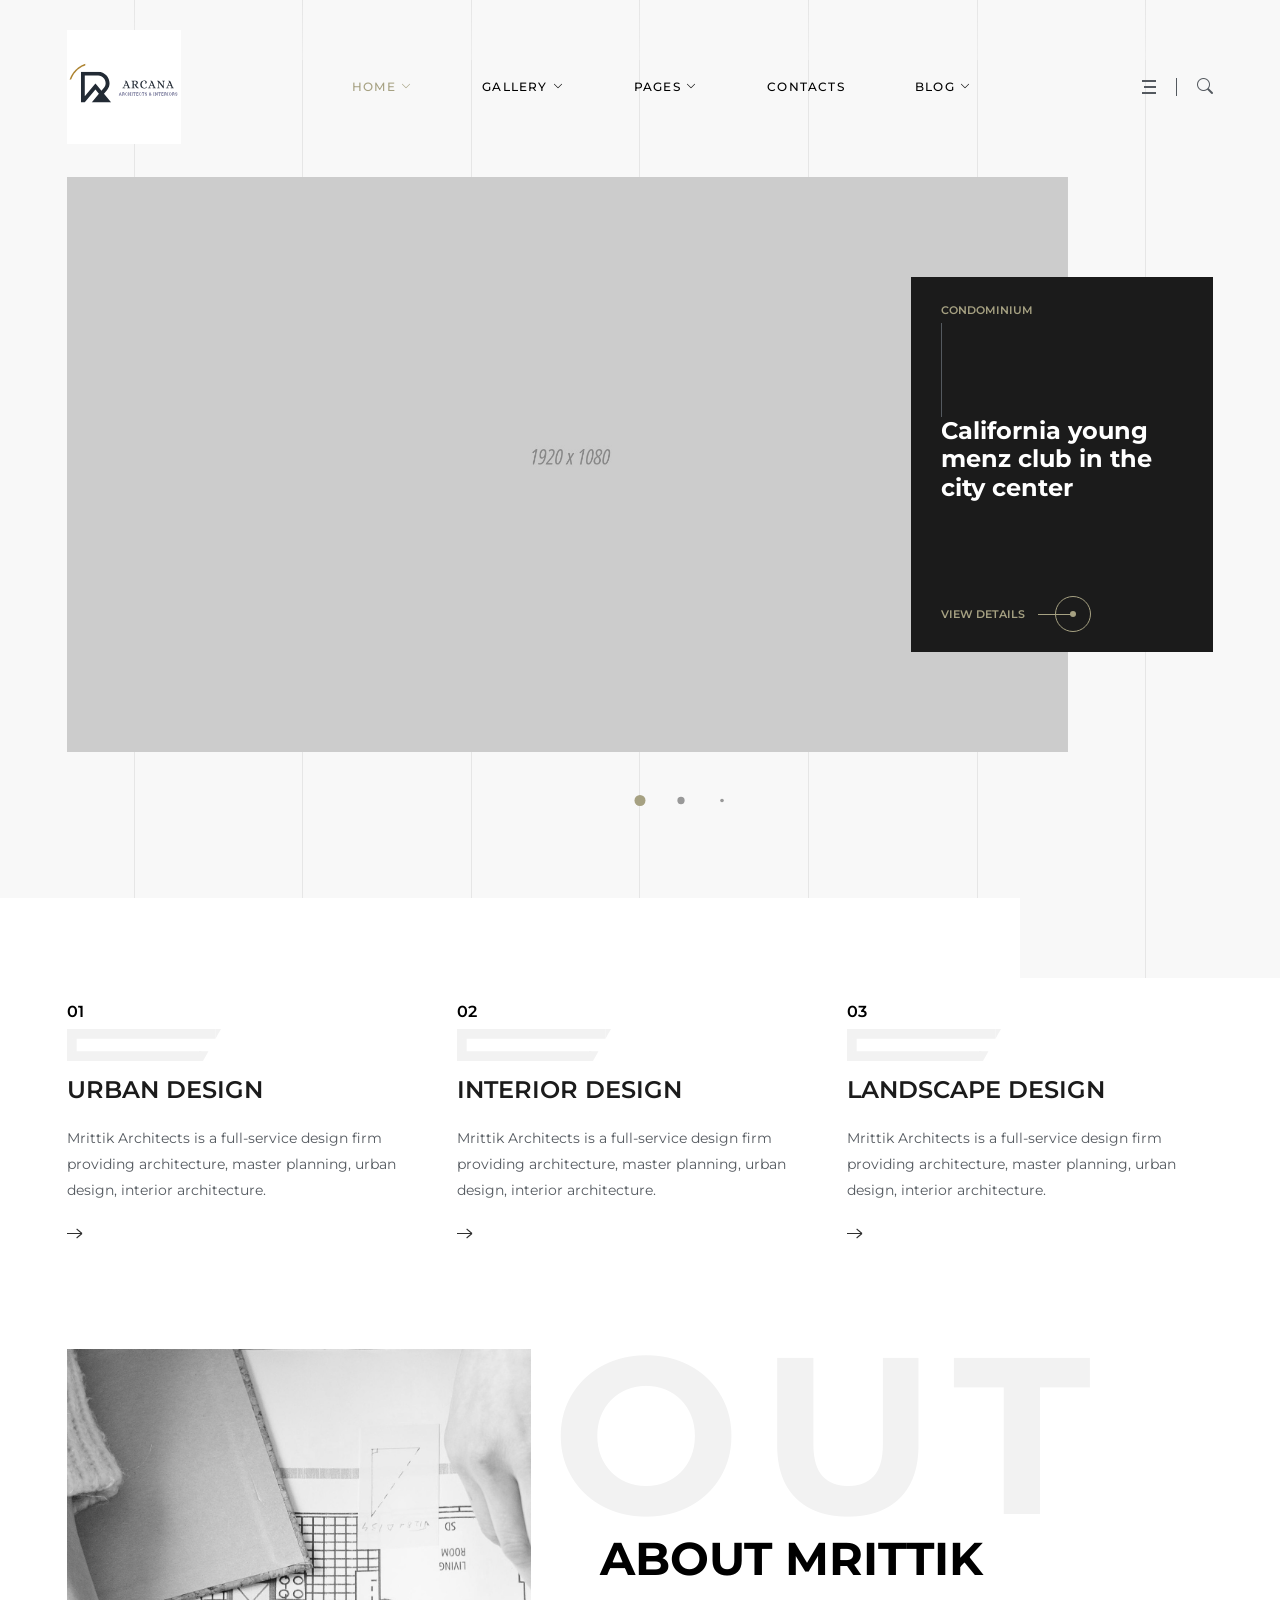
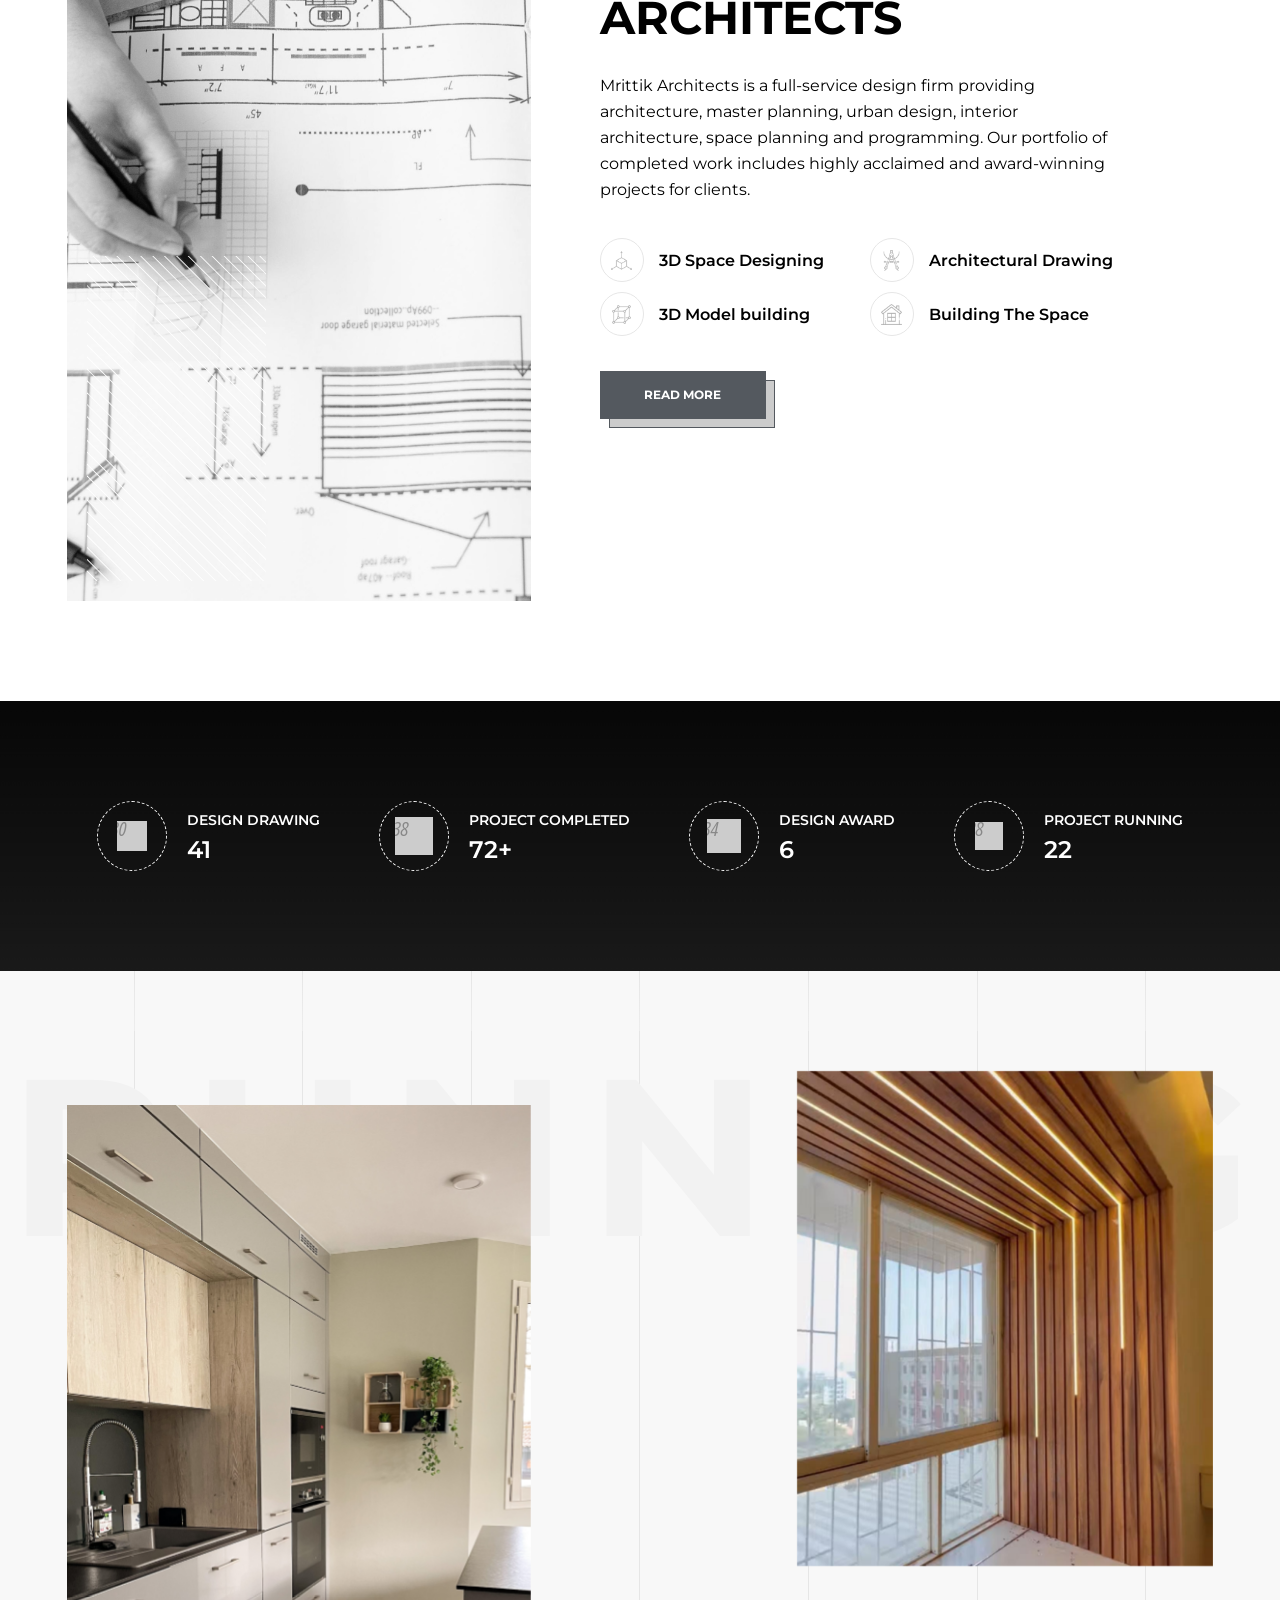
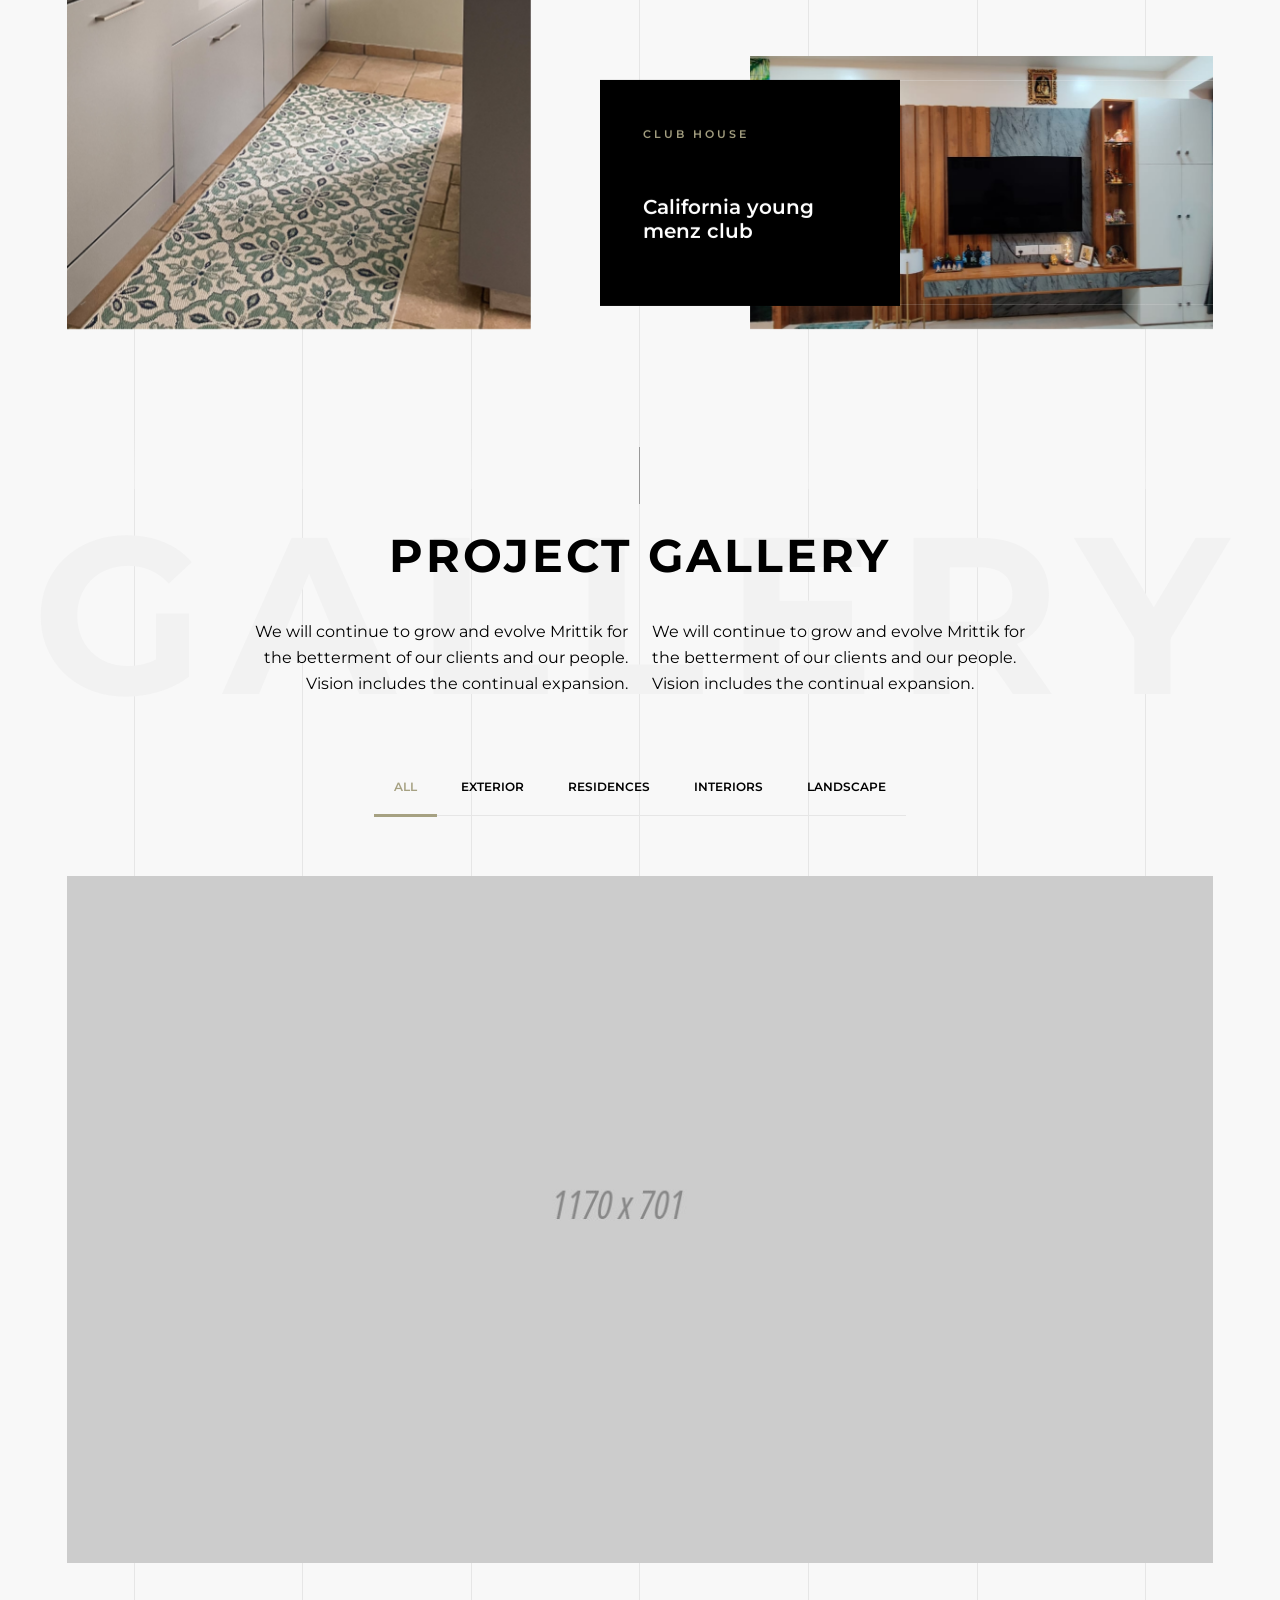
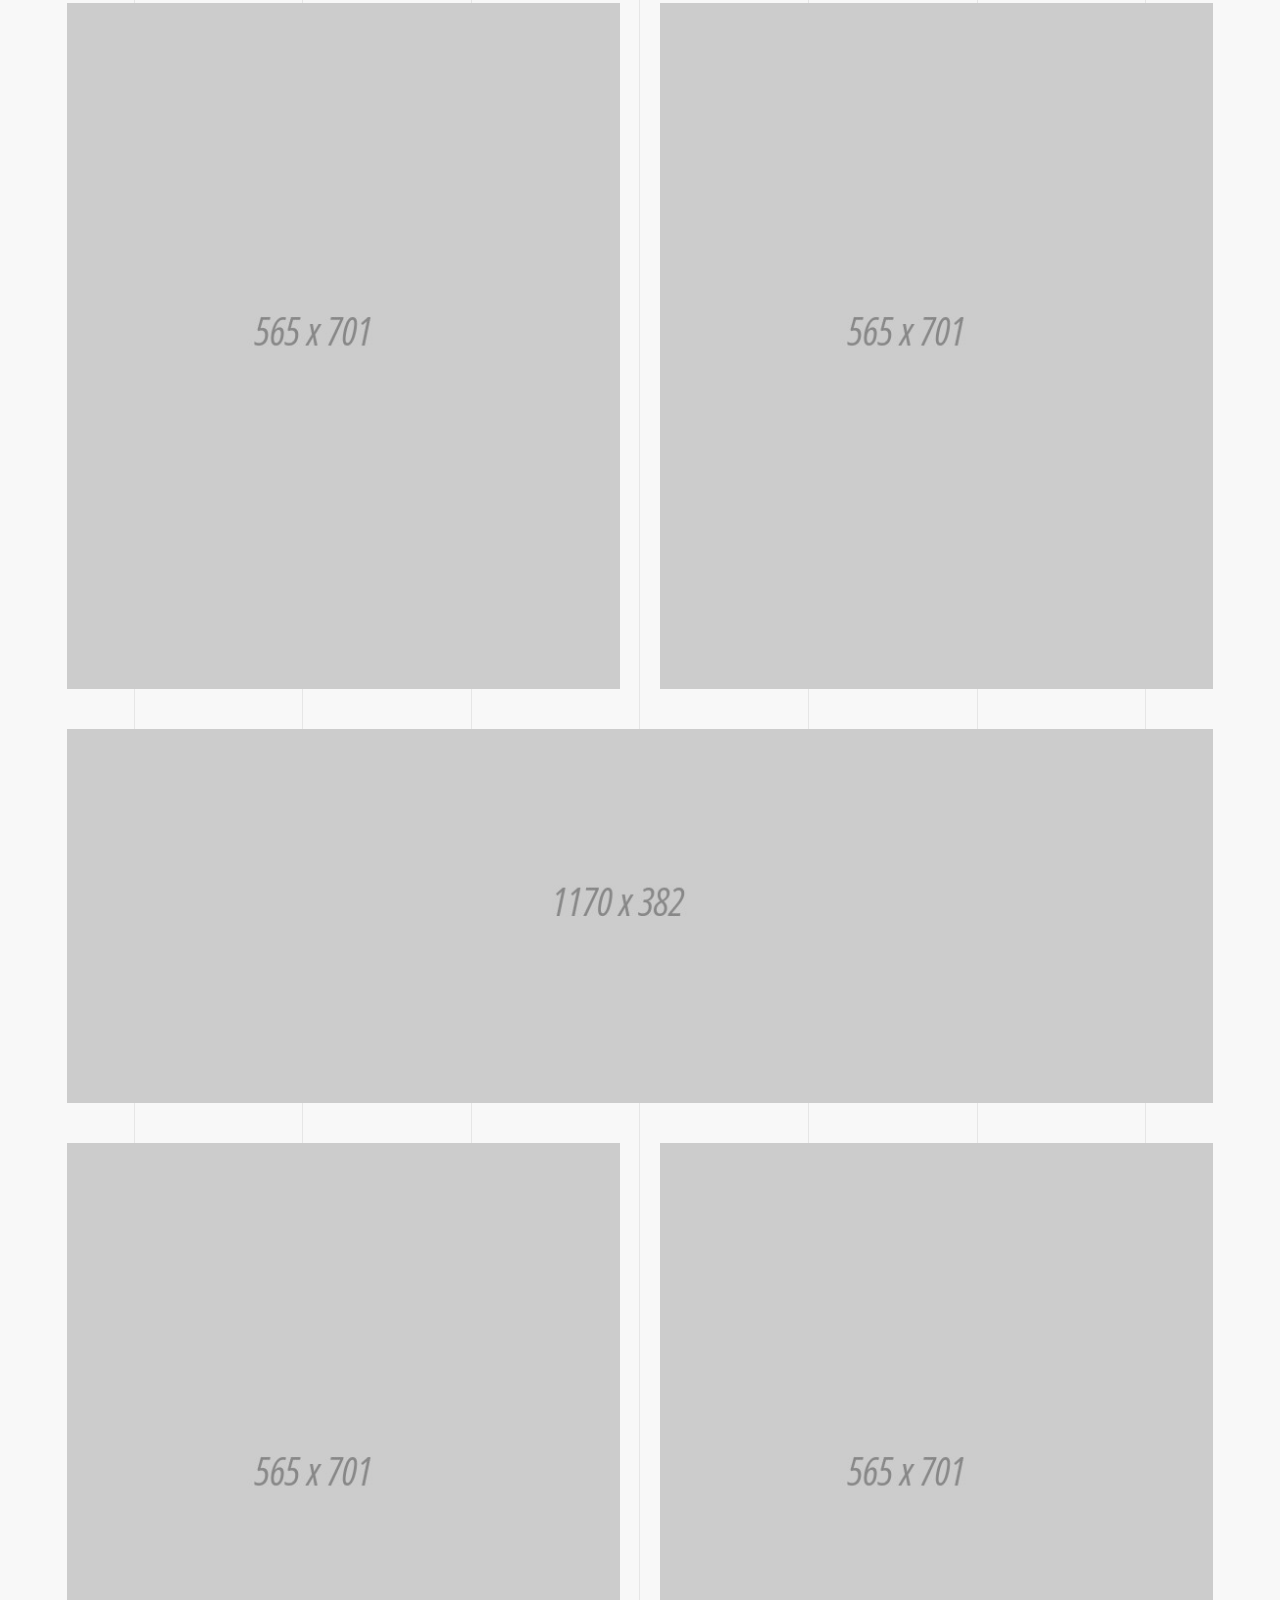
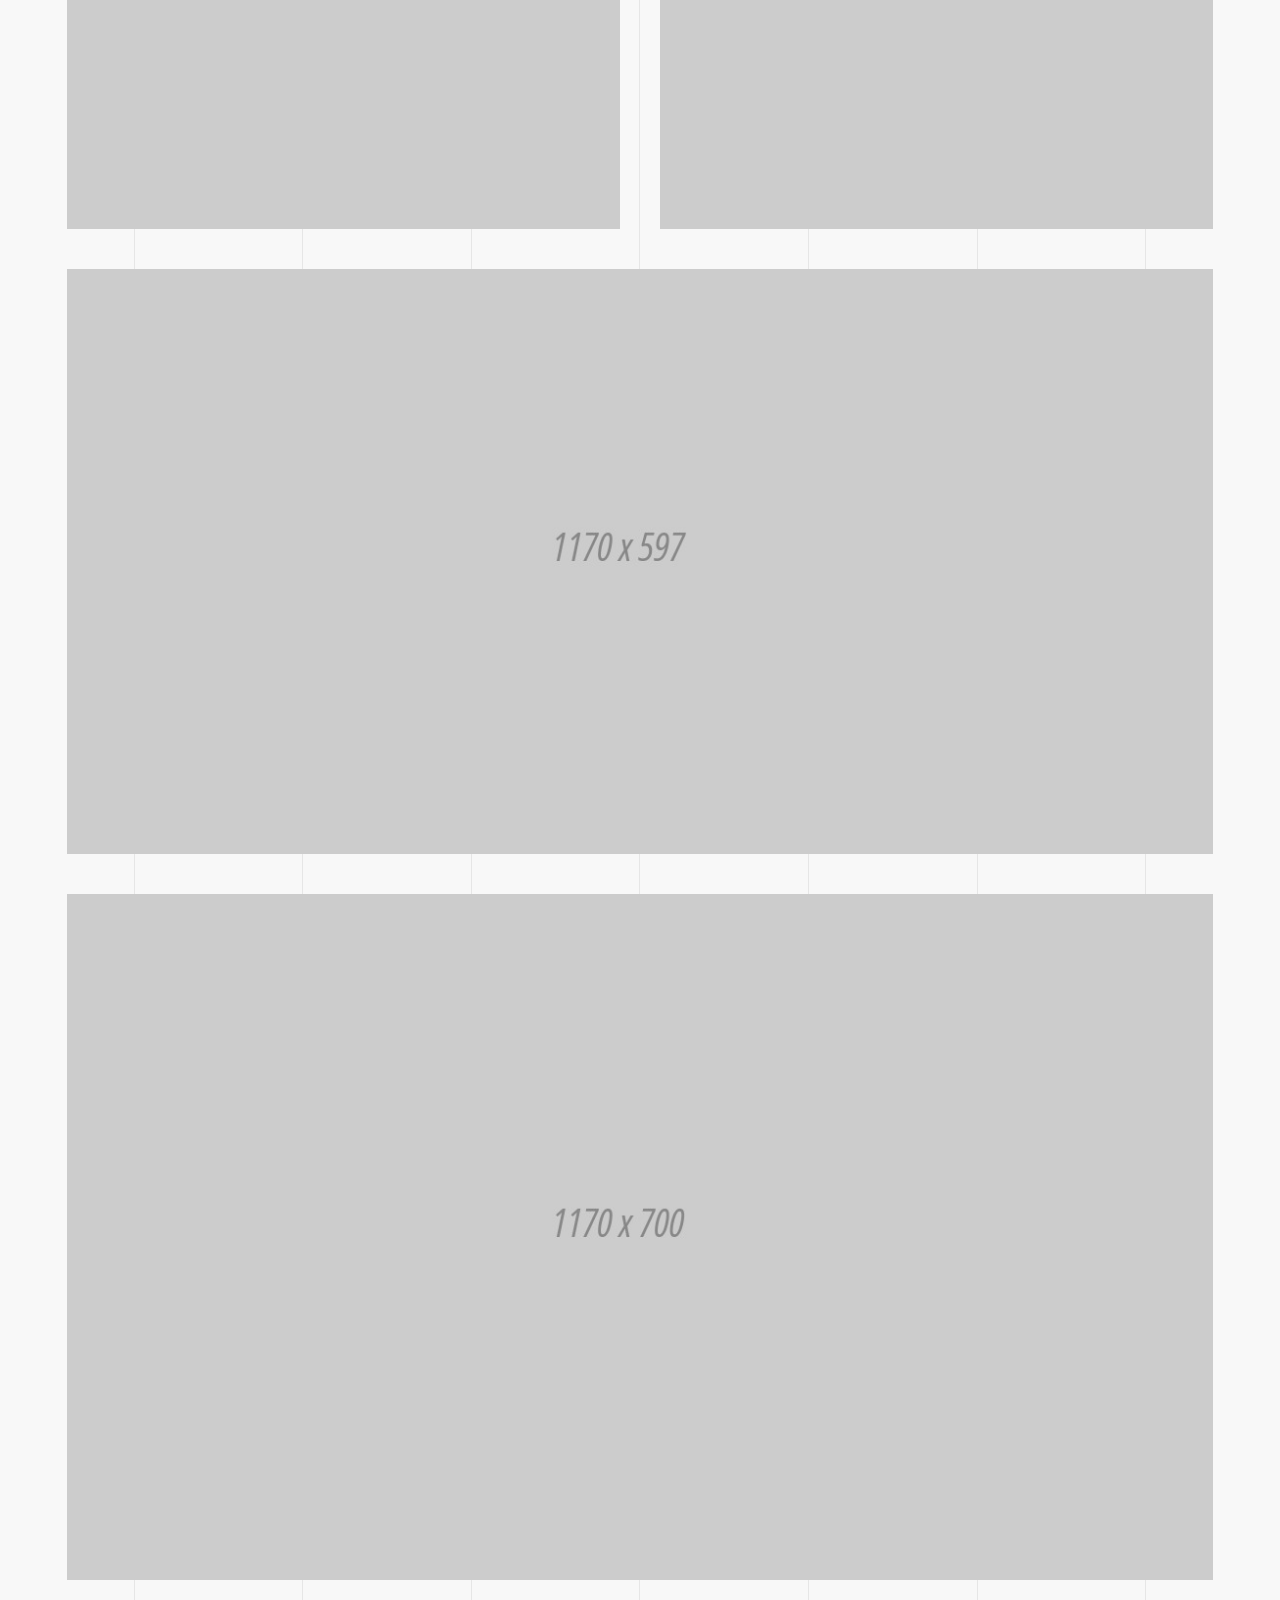
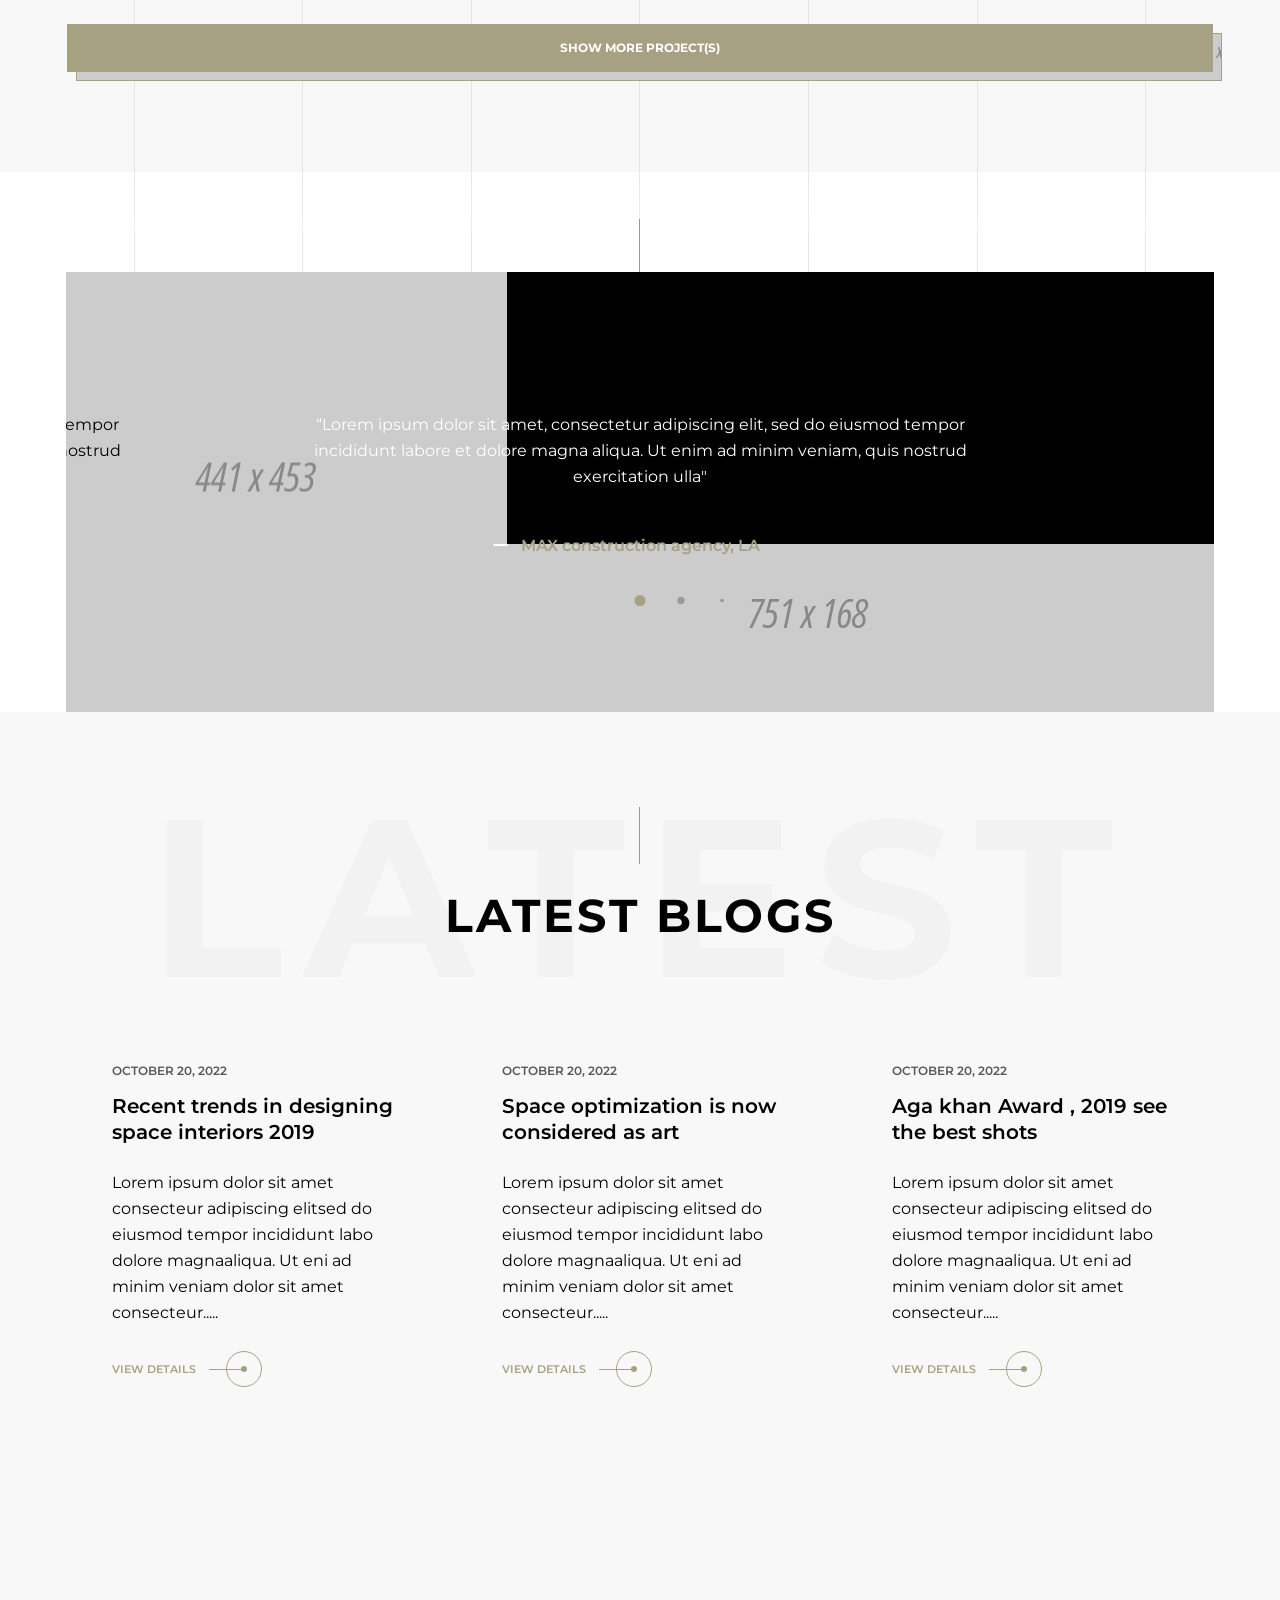
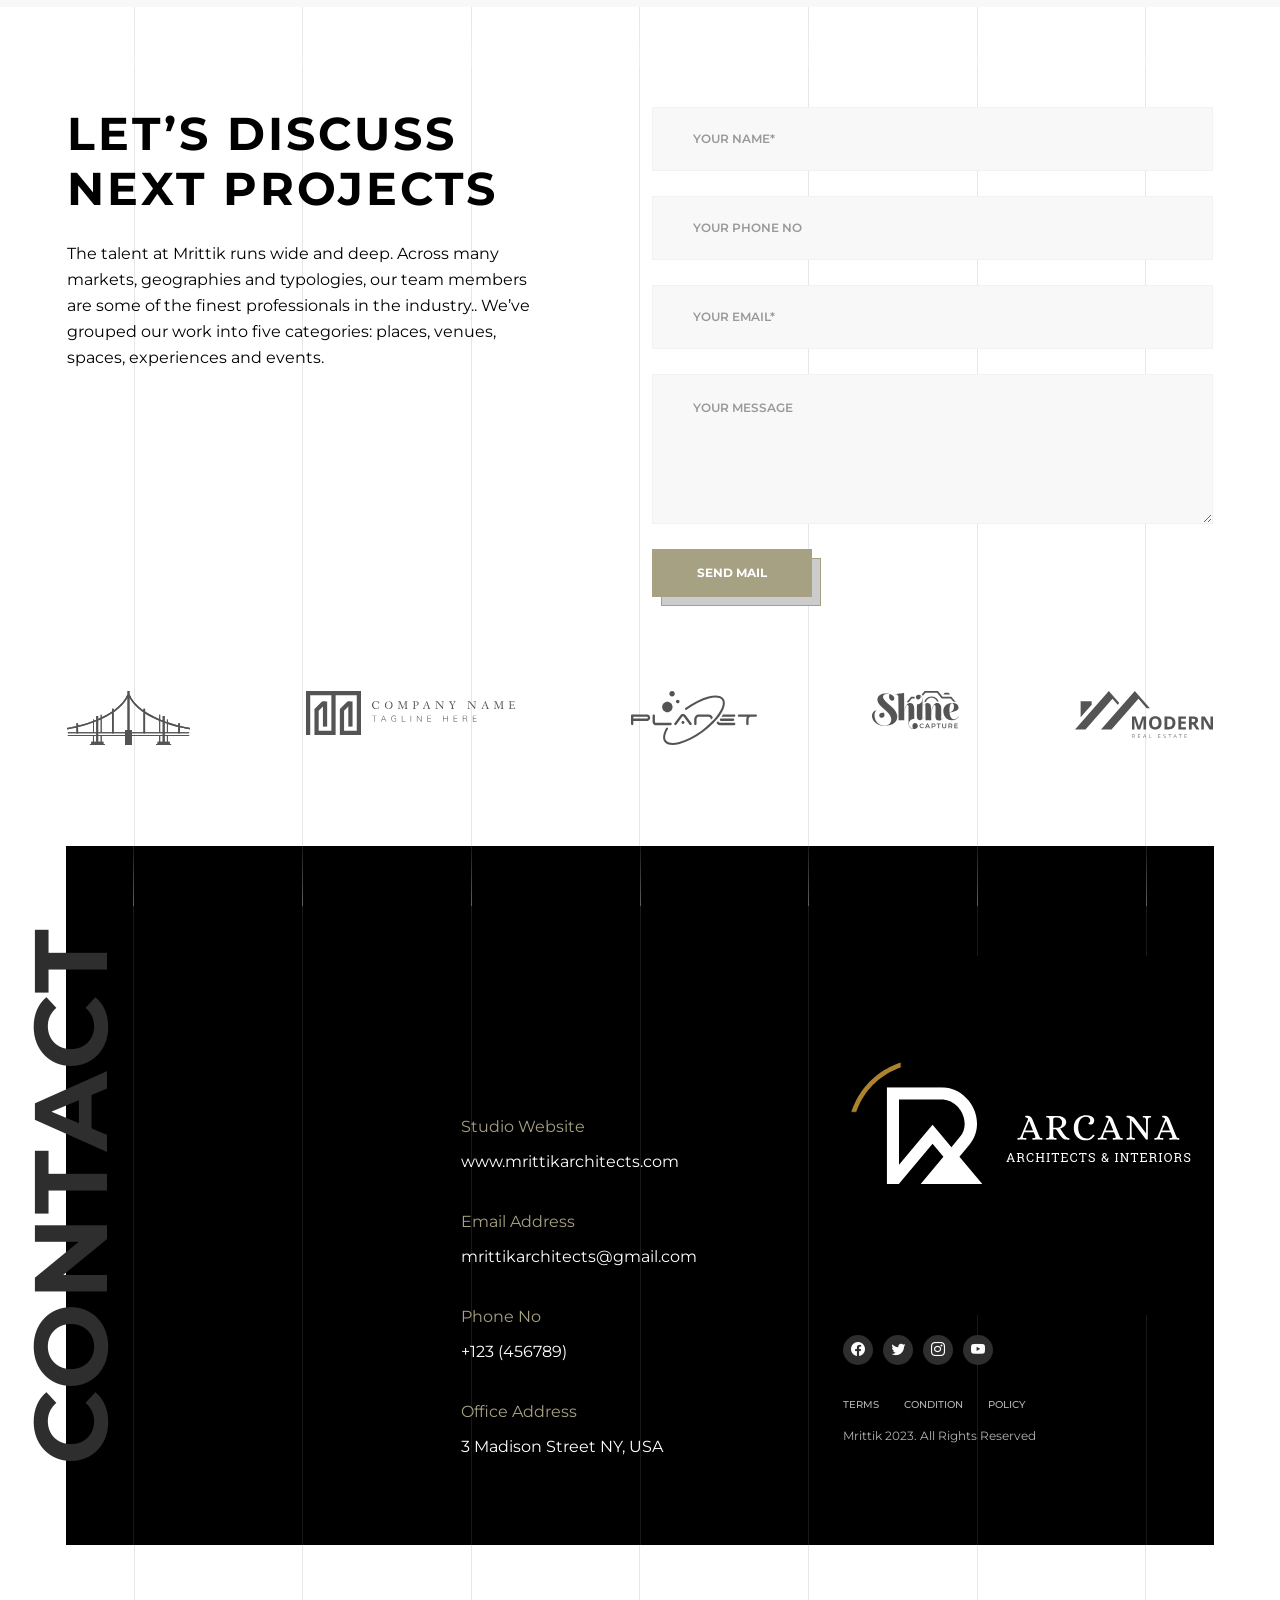
<file: light/index.html>
<!DOCTYPE html>
<html lang="zxx">
    <head>
        <!-- Meta Tags -->
        <meta charset="utf-8">
        <meta http-equiv="X-UA-Compatible" content="IE=edge">
        <meta name="viewport" content="width=device-width, initial-scale=1, maximum-scale=1, user-scalable=0">
        <meta name="description" content="Mrittik is a Modern Architecture Theme">
        <meta name="author" content="">

        <!-- Favicon and touch Icons -->
        <link href="../assets/img/favicon.png" rel="shortcut icon" type="image/png">
        <link href="../assets/img/apple-touch-icon.png" rel="apple-touch-icon">
        <link href="../assets/img/apple-touch-icon-72x72.png" rel="apple-touch-icon" sizes="72x72">
        <link href="../assets/img/apple-touch-icon-114x114.png" rel="apple-touch-icon" sizes="114x114">
        <link href="../assets/img/apple-touch-icon-144x144.png" rel="apple-touch-icon" sizes="144x144">

        <!-- Page Title -->
        <title>Mrittik  - Modern Architecture Theme</title>    
        
        <!-- Styles Include -->
        <link rel="stylesheet" href="../assets/css/style.css">
        
    </head>


    <body class="bg-white">

        <!-- Preloader -->
        <div id="preloader">
			<div class="preloader-inner">
				<div class="spinner"></div>
				<div class="loading-text">
					<span data-preloader-text="M" class="characters">M</span>
					
					<span data-preloader-text="R" class="characters">R</span>
					
					<span data-preloader-text="I" class="characters">I</span>
					
					<span data-preloader-text="T" class="characters">T</span>
					
					<span data-preloader-text="T" class="characters">T</span>

					<span data-preloader-text="I" class="characters">I</span>

					<span data-preloader-text="K" class="characters">K</span>
				</div>
			</div>
		</div>

        <!-- Color Mode Switcher -->
		<div id="mode_switcher" class="d-none">
			<span><i class="bi bi-moon-fill"></i></span>	
		</div>        

        <!-- Cursor Effect -->
        <div class="pointer bnz-pointer" id="bnz-pointer"></div>

        <!-- Header -->
		<header class="header">				
            <div class="container">
                <div class="header_inner d-flex align-items-center justify-content-between">
                    <div class="logo">
                        <a href="index.html" class="light_logo"><img src="../assets/img/logo-light.svg" alt="logo"></a>
                        <a href="index.html" class="dark_logo"><img src="../assets/img/logo-dark.svg" alt="logo"></a>
                    </div>

                    
                    <div class="mainnav d-none d-lg-block">
                        <ul class="main_menu">
                            <li class="menu-item menu-item-has-children active"><a href="index.html">Home</a>
                                <ul class="sub-menu">
                                    <li class="menu-item active"><a href="index.html">Home One</a></li>
                                    <li class="menu-item"><a href="index-2.html">Home Two</a></li>
                                    <li class="menu-item"><a href="index-3.html">Home Three</a></li>
                                    <li class="menu-item"><a href="index-4.html">Home Four</a></li>
                                    <li class="menu-item"><a href="index-5.html">Home Five</a></li>
                                    <li class="menu-item"><a href="index-6.html">Home Six</a></li>
                                    <li class="menu-item"><a href="index-7.html">Home Seven</a></li>
                                </ul>
                            </li>
                            <li class="menu-item menu-item-has-children"><a href="#">Gallery</a>
                                <ul class="sub-menu">
                                    <li class="menu-item"><a href="project-1.html">Projects One</a></li>
                                    <li class="menu-item"><a href="project-2.html">Projects Two</a></li>
                                    <li class="menu-item"><a href="project-3.html">Peojects Three</a></li>
                                    <li class="menu-item"><a href="project-details.html">Peoject Details</a></li>
                                    <li class="menu-item"><a href="project-details-2.html">Peoject Details Two</a></li>
                                </ul>
                            </li>
                            <li class="menu-item menu-item-has-children"><a href="#">Pages</a>
                                <ul class="sub-menu">
                                    <li class="menu-item"><a href="about.html">About Us</a></li>
                                    <li class="menu-item menu-item-has-children"><a href="#">Team</a>
                                        <ul class="sub-menu">
                                            <li class="menu-item"><a href="team.html">Our Team</a></li>
                                            <li class="menu-item"><a href="team-details.html">Team Details</a></li>
                                        </ul>
                                    </li>
                                    <li class="menu-item menu-item-has-children"><a href="#">Services</a>
                                        <ul class="sub-menu">
                                            <li class="menu-item"><a href="service-1.html">Service One</a></li>
                                            <li class="menu-item"><a href="service-2.html">Service Two</a></li>
                                            <li class="menu-item"><a href="service-details.html">Service Details</a></li>
                                        </ul>
                                    </li>                              
                                    <li class="menu-item menu-item-has-children"><a href="#">Shop</a>
                                        <ul class="sub-menu">
                                            <li class="menu-item"><a href="shop-1.html">Shop One</a></li>
                                            <li class="menu-item"><a href="shop-2.html">Shop Two</a></li>
                                            <li class="menu-item"><a href="shop-3.html">Shop Three</a></li>
                                            <li class="menu-item"><a href="shop-product.html">Product Details</a></li>
                                            <li class="menu-item"><a href="shop-cart.html">Shop Cart</a></li>
                                            <li class="menu-item"><a href="shop-checkout.html">Checkout</a></li>
                                            <li class="menu-item"><a href="login.html">Login</a></li>
                                        </ul>
                                    </li>
                                    <li class="menu-item"><a href="404.html">404 Page</a></li>
                                    <li class="menu-item"><a href="coming-soon.html">Coming Soon</a></li>
                                </ul>
                            </li>
                            <li class="menu-item"><a href="contact.html">Contacts</a></li>
                            <li class="menu-item menu-item-has-children"><a href="#">Blog</a>
                                <ul class="sub-menu">
                                    <li class="menu-item"><a href="blog.html">Blog</a></li>
                                    <li class="menu-item"><a href="blog-details.html">Blog Details</a></li>
                                </ul>
                            </li>
                        </ul>
                    </div>
                    <div class="header_right_part d-flex align-items-center">
                        <button class="aside_open">
                            <span class="line"></span>
                            <span class="line"></span>
                            <span class="line"></span>
                        </button>
                        <div class="header_search">								
                            <button type="submit" class="form-control-submit"><i class="bi bi-search"></i></button>
                        </div>
                        <div class="open_search">
                            <form class="search_form" action="search.php">
                                <input type="text" name="search" class="keyword form-control" placeholder="Search..." >
                                <button type="submit" class="form-control-submit"><i class="bi bi-search"></i></button>
                            </form>
                        </div>							
                        <button class="ma5menu__toggle d-lg-none d-block" type="button">
                            <i class="bi bi-list"></i>
                        </button>
                    </div>
                </div>
			</div>
		</header>

        <div class="aside_info_wrapper">
			<button class="aside_close"><i class="bi bi-x-lg"></i></button>
            <div class="aside_logo">
                <a href="index.html" class="light_logo"><img src="../assets/img/logo-light-lg.svg" alt="logo"></a>
                <a href="index.html" class="dark_logo"><img src="../assets/img/logo-dark-lg.svg" alt="logo"></a>
            </div>
			<div class="aside_info_inner">
                <p>Mrittik Architects is a full-service design firm providing architecture architecture.</p>
                
                <div class="aside_info_inner_box">
                    <h5>Contact Info</h5>
                    <p>+123 456 789 33</p>
                    <p>3 Madison Street, NY <br> United States of America</p>
                    <p>mrittikarch@gmail.com</p>

                    <h5>Office Address</h5>
                    <p>+Time Square, New York <br> USA, 3454</p>
                </div>
                <div class="social_sites">
                    <ul class="d-flex align-items-center justify-content-center">
                        <li><a href="#"><i class="bi bi-facebook"></i></a></li>
                        <li><a href="#"><i class="bi bi-twitter"></i></a></li>
                        <li><a href="#"><i class="bi bi-instagram"></i></a></li>
                        <li><a href="#"><i class="bi bi-youtube"></i></a></li>
                    </ul>
                </div>
			</div>
		</div>

        
        <!-- Main Wrapper-->
        <main class="wrapper">
            <div class="theme_slider bg-black">
                <div class="container">
                    <div class="swiper swiper_theme_slider">
                        <div class="swiper-wrapper">
                            <div class="swiper-slide">
                                <div class="slider" style="background-image: url('../assets/img/slider/14.jpg')">
                                    <div class="slide_content">
                                        <div class="slide_content_wrapper mb-0 h-auto bg-dark-100">
                                            <div class="slide_content_inner">
                                                <div class="meta m-0">
                                                    <div class="category text-olive text-uppercase">Condominium</div>
                                                </div>
                                                <h4><a href="project-details.html" class="text-white">California young menz club in the city center</a></h4>
                                                <div class="details_link">
                                                    <a href="project-details.html">
                                                        <span class="link_text">View Details</span> 
                                                        <span class="link_icon">
                                                            <span class="line"></span> 
                                                            <span class="circle"></span>
                                                            <span class="dot"></span>
                                                        </span>
                                                    </a>
                                                </div>
                                            </div>
                                        </div>
                                    </div>
                                </div>
                            </div>

                            <div class="swiper-slide">
                                <div class="slider" style="background-image: url('../assets/img/slider/5.jpg')">
                                    <div class="slide_content">
                                        <div class="slide_content_wrapper mb-0 h-auto bg-dark-100">
                                            <div class="slide_content_inner">
                                                <div class="meta m-0">
                                                    <div class="category text-olive text-uppercase">Condominium</div>
                                                </div>
                                                <h4><a href="project-details.html" class="text-white">California winter condominium</a></h4>
                                                <div class="details_link">
                                                    <a href="project-details.html">
                                                        <span class="link_text">View Details</span> 
                                                        <span class="link_icon">
                                                            <span class="line"></span> 
                                                            <span class="circle"></span>
                                                            <span class="dot"></span>
                                                        </span>
                                                    </a>
                                                </div>
                                            </div>
                                        </div>
                                    </div>
                                </div>
                            </div>

                            <div class="swiper-slide">
                                <div class="slider" style="background-image: url('../assets/img/slider/8.jpg')">
                                    <div class="slide_content">
                                        <div class="slide_content_wrapper mb-0 h-auto bg-dark-100">
                                            <div class="slide_content_inner">
                                                <div class="meta m-0">
                                                    <div class="category text-olive text-uppercase">Condominium</div>
                                                </div>
                                                <h4><a href="project-details.html" class="text-white">Find your own self invintage lake house</a></h4>
                                                <div class="details_link">
                                                    <a href="project-details.html">
                                                        <span class="link_text">View Details</span> 
                                                        <span class="link_icon">
                                                            <span class="line"></span> 
                                                            <span class="circle"></span>
                                                            <span class="dot"></span>
                                                        </span>
                                                    </a>
                                                </div>
                                            </div>
                                        </div>
                                    </div>
                                </div>
                            </div>
                        </div>
                        <!-- Add Pagination -->
                        <div class="swiper-pagination"></div>

                        <!-- Add Buttons -->
                        <div class="swiper-navigation">
                            <div class="swiper-button-prev"><i class="bi bi-arrow-left"></i></div>
                            <div class="swiper-button-next"><i class="bi bi-arrow-right"></i></div>
                        </div>
                    </div>
                </div>
                <div class="divider_bg bg-dark-100"></div>
            </div>

            <section class="services bg-dark-100 pt-4 pb-0">
                <div class="container">
                    <div class="row">
                        <div class="col-lg-4" data-aos="fade-up" data-aos-duration="500">
                            <div class="icon_box">
                                <h6>01</h6>
                                <img src="../assets/img/icon_box/d1.svg" alt="Icon Box" class="dark">
                                <img src="../assets/img/icon_box/d1-light.svg" alt="Icon Box" class="light">
                                <h4 class="text-white"><a href="service-details.html">Urban Design</a></h4>
                                <p class="text-gray-600">Mrittik Architects is a full-service design firm providing architecture, master planning, urban design, interior architecture.</p>
                                <div class="arrow_effect">
                                    <a href="service-details.html"><span class="crossline1"></span><span class="crossline2"></span></a>
                                </div>
                            </div>
                        </div>
                        <div class="col-lg-4" data-aos="fade-up" data-aos-duration="700">
                            <div class="icon_box">
                                <h6>02</h6>
                                <img src="../assets/img/icon_box/d1.svg" alt="Icon Box" class="dark">
                                <img src="../assets/img/icon_box/d1-light.svg" alt="Icon Box" class="light">
                                <h4 class="text-white"><a href="service-details.html">Interior Design</a></h4>
                                <p class="text-gray-600">Mrittik Architects is a full-service design firm providing architecture, master planning, urban design, interior architecture.</p>
                                <div class="arrow_effect">
                                    <a href="service-details.html"><span class="crossline1"></span><span class="crossline2"></span></a>
                                </div>
                            </div>
                        </div>
                        <div class="col-lg-4" data-aos="fade-up" data-aos-duration="900">
                            <div class="icon_box">
                                <h6>03</h6>
                                <img src="../assets/img/icon_box/d1.svg" alt="Icon Box" class="dark">
                                <img src="../assets/img/icon_box/d1-light.svg" alt="Icon Box" class="light">
                                <h4 class="text-white"><a href="service-details.html">Landscape Design</a></h4>
                                <p class="text-gray-600">Mrittik Architects is a full-service design firm providing architecture, master planning, urban design, interior architecture.</p>
                                <div class="arrow_effect">
                                    <a href="service-details.html"><span class="crossline1"></span><span class="crossline2"></span></a>
                                </div>
                            </div>
                        </div>
                    </div>
                </div>
            </section>

            <section class="about bg-dark-100">
                <div class="large_font">
                    <h2 class="floating_element text-dark-200 d-flex justify-content-center" data-aos="fade-right" data-aos-duration="1000">About</h2>
                </div>
                <div class="container">
                    <div class="row align-items-center">
                        <div class="col-lg-5 col-md-5">
                            <div class="about_image">
                                <img src="../assets/img/about/a1.jpg" alt="img">
                                <img src="../assets/img/about/e1.svg" alt="About" data-aos="fade-down" data-aos-duration="1000">
                            </div>
                        </div>
                        <div class="col-lg-6 col-md-7">
                            <div class="about_text_inner">
                                <div class="about_text">
                                    <h2 class="text-white">ABOUT MRITTIK ARCHITECTS</h2>
                                    <p>Mrittik Architects is a full-service design firm providing architecture, master planning, urban design, interior architecture, space planning and programming. Our portfolio of completed work includes highly acclaimed and award-winning projects for clients.</p>
                                </div>

                                <div class="about_icon_box">
                                    <div class="row">
                                        <div class="col-lg-6">
                                            <div class="icon_box_flex">
                                                <div class="icon_size">
                                                    <img src="../assets/img/about/i2.svg" alt="Icon">
                                                </div>
                                                <h6>3D Space Designing</h6>
                                            </div>
                                        </div>
                                        <div class="col-lg-6">
                                            <div class="icon_box_flex">
                                                <div class="icon_size">
                                                    <img src="../assets/img/about/i3.svg" alt="Icon">
                                                </div>
                                                <h6>Architectural Drawing</h6>
                                            </div>
                                        </div>
                                        <div class="col-lg-6">
                                            <div class="icon_box_flex">
                                                <div class="icon_size">
                                                    <img src="../assets/img/about/i1.svg" alt="Icon">
                                                </div>
                                                <h6>3D Model building</h6>
                                            </div>
                                        </div>
                                        <div class="col-lg-6">
                                            <div class="icon_box_flex">
                                                <div class="icon_size">
                                                    <img src="../assets/img/about/i4.svg" alt="Icon">
                                                </div>
                                                <h6>Building The Space</h6>
                                            </div>
                                        </div>
                                    </div>
                                </div>
                                <div class="btn_group" data-aos="fade-down" data-aos-duration="1000">
                                    <a href="about.html" class="btn gray">Read More</a>  
                                </div>
                            </div>
                                                
                        </div>
                    </div>
                </div>
            </section>

            <section class="funfacts bg_1" id="funfacts">
                <div class="container">
                    <div class="row">
                        <div class="col">

                            <div class="funfacts_inner">
                                <div class="funfact2 d-flex align-items-center">
                                    <div class="fun_img">
                                        <img src="../assets/img/fact-1.png" alt="img">
                                    </div>
                                    <div class="funfact_content">
                                        <p>Design Drawing</p>
                                        <div class="d-flex align-items-center"><h2 class="fun-number">120</h2></div>                                
                                    </div>
                                </div>                            
                                <div class="funfact2 d-flex align-items-center">
                                    <div class="fun_img">
                                        <img src="../assets/img/fact-2.png" alt="img">
                                    </div>
                                    <div class="funfact_content">
                                        <p>Project Completed</p>
                                        <div class="d-flex align-items-center"><h2 class="fun-number">210</h2><span>+</span></div>
                                    </div>
                                </div>                            
                                <div class="funfact2 d-flex align-items-center">
                                    <div class="fun_img">
                                        <img src="../assets/img/fact-3.png" alt="img">
                                    </div>
                                    <div class="funfact_content">
                                        <p>Design Award</p>
                                        <div class="d-flex align-items-center"><h2 class="fun-number">15</h2></div>
                                    </div>
                                </div>                            
                                <div class="funfact2 d-flex align-items-center">
                                    <div class="fun_img">
                                        <img src="../assets/img/fact-4.png" alt="img">
                                    </div>
                                    <div class="funfact_content">
                                        <p>Project Running</p>
                                        <div class="d-flex align-items-center"><h2 class="fun-number">62</h2></div>
                                    </div>
                                </div>
                            </div>
                        </div>
                    </div>
                </div>
            </section>

            <section class="running_projects"> 
                <!-- Section Grid Lines -->
                <ul class="grid_lines d-none d-md-flex justify-content-between">
                    <li class="grid_line"></li>
                    <li class="grid_line"></li>
                    <li class="grid_line"></li>
                    <li class="grid_line"></li>
                    <li class="grid_line"></li>
                    <li class="grid_line"></li>
                    <li class="grid_line"></li>
                </ul>     
                <div class="large_font">
                    <h2 class="floating_element text-dark-200 d-flex justify-content-center" data-aos="fade-right" data-aos-duration="1000">Running</h2>
                </div>  
                <div class="container">
                    <div class="row justify-content-between">
                        <div class="col-lg-5 col-md-5 col-sm-5">
                            <div class="left_part">
                                <div class="grid-item" data-aos="fade-right" data-aos-duration="1000">
                                    <div class="thumb">
                                        <img class="item_image" src="../assets/img/image_box/3.jpg" alt="img">
                                        <div class="works-info">
                                            <div class="label-text">
                                                <h6><a href="#">Club House</a></h6>
                                                <h5><a href="project-details.html">California young menz club</a></h5>
                                            </div>
                                        </div>
                                    </div>
                                </div> 
                            </div> 
                        </div>

                        <div class="col-lg-5 col-md-5 col-sm-5">
                            <div class="right_part">
                                <div class="grid-item" data-aos="fade-left" data-aos-duration="1000">
                                    <div class="thumb">
                                        <img class="item_image" src="../assets/img/image_box/2.jpg" alt="img">
                                        <div class="works-info">
                                            <div class="label-text">
                                                <h6><a href="#">Club House</a></h6>
                                                <h5><a href="project-details.html">California young menz club</a></h5>
                                            </div>
                                        </div>
                                    </div>
                                </div>
                                <div class="grid-item active" data-aos="fade-left" data-aos-duration="1500">
                                    <div class="thumb">
                                        <img class="item_image" src="../assets/img/image_box/1.jpg" alt="img">
                                        <div class="works-info">
                                            <div class="label-text">
                                                <h6><a href="#">Club House</a></h6>
                                                <h5><a href="project-details.html">California young menz club</a></h5>
                                            </div>
                                        </div>
                                    </div>
                                </div> 
                            </div> 
                        </div>
                    </div>
                </div>        
            </section>

            <section class="projects packery">
                <!-- Section Grid Lines -->
                <ul class="grid_lines d-none d-md-flex justify-content-between">
                    <li class="grid_line"></li>
                    <li class="grid_line"></li>
                    <li class="grid_line"></li>
                    <li class="grid_line"></li>
                    <li class="grid_line"></li>
                    <li class="grid_line"></li>
                    <li class="grid_line"></li>
                </ul>
                <div class="large_font">
                    <h2 class="floating_element text-dark-200 d-flex justify-content-center" data-aos="fade-right" data-aos-duration="1000">Gallery</h2>
                </div>
                <div class="container">
                    <div class="section-header text-center has_line">
                        <h2 class="text-white">Project Gallery</h2>
                        <div class="section-desc row align-items-center justify-content-center">
                            <div class="col-lg-6 text-end">
                                <p>We will continue to grow and evolve Mrittik for the betterment of our clients and our people. Vision includes the continual expansion.</p>
                            </div>
                            <div class="col-lg-6 text-start">
                                <p>We will continue to grow and evolve Mrittik for the betterment of our clients and our people. Vision includes the continual expansion.</p>
                            </div>
                        </div>
                    </div>

                    <div class="portfolio-filters-content">
                        <div class="filters-button-group">
                            <button class="button is-checked" data-filter="*">All<sup class="filter-count"></sup></button>
                            <button class="button" data-filter=".exterior">Exterior<sup class="filter-count"></sup></button>
                            <button class="button" data-filter=".residences">Residences<sup class="filter-count"></sup></button>
                            <button class="button" data-filter=".interiors">Interiors<sup class="filter-count"></sup></button>
                            <button class="button" data-filter=".landscape">Landscape<sup class="filter-count"></sup></button>
                        </div>
                    </div>
                    <div class="grid gutter-20 clearfix"> 
                        <div class="grid-sizer"></div>                          
                        <div class="grid-item residences width-100">
                            <div class="thumb">
                                <img class="item_image" src="../assets/img/portfolio/packery/1.jpg" alt="">
                                <div class="works-info">
                                    <div class="label-text">
                                        <h6><a href="#">Lake Cabin</a></h6>
                                        <h5><a href="project-details.html">California young menz club</a></h5>
                                        <div class="details_link"><a href="project-details.html"><span class="link_text">View Details</span> <span class="link_icon"><span class="line"></span> <span class="circle"></span><span class="dot"></span></span></a></div>
                                    </div>
                                </div>
                            </div>
                        </div>                          
                        <div class="grid-item interiors width-50"> 
                            <div class="thumb">
                                <img class="item_image" src="../assets/img/portfolio/packery/2.jpg" alt="">
                                <div class="works-info">
                                    <div class="label-text">
                                        <h6><a href="#">Lake Cabin</a></h6>
                                        <h5><a href="project-details.html">Sunlight in the Room</a></h5>
                                        <div class="details_link"><a href="project-details.html"><span class="link_text">View Details</span> <span class="link_icon"><span class="line"></span> <span class="circle"></span><span class="dot"></span></span></a></div>
                                    </div>
                                </div>
                            </div>
                        </div>                      
                        <div class="grid-item residences width-50"> 
                            <div class="thumb">
                                <img class="item_image" src="../assets/img/portfolio/packery/3.jpg" alt="">
                                <div class="works-info">
                                    <div class="label-text">
                                        <h6><a href="#">Lake Cabin</a></h6>
                                        <h5><a href="project-details.html">Find your own self invintage lake house</a></h5>
                                        <div class="details_link"><a href="project-details.html"><span class="link_text">View Details</span> <span class="link_icon"><span class="line"></span> <span class="circle"></span><span class="dot"></span></span></a></div>
                                    </div>
                                </div>
                            </div>
                        </div>                      
                        <div class="grid-item landscape exterior width-100"> 
                            <div class="thumb">
                                <img class="item_image" src="../assets/img/portfolio/packery/4.jpg" alt="">
                                <div class="works-info">
                                    <div class="label-text">
                                        <h6><a href="#">Lake Cabin</a></h6>
                                        <h5><a href="project-details.html">Well decor house in Sydney</a></h5>
                                        <div class="details_link"><a href="project-details.html"><span class="link_text">View Details</span> <span class="link_icon"><span class="line"></span> <span class="circle"></span><span class="dot"></span></span></a></div>
                                    </div>
                                </div>
                            </div>
                        </div>                      
                        <div class="grid-item landscape width-50"> 
                            <div class="thumb">
                                <img class="item_image" src="../assets/img/portfolio/packery/5.jpg" alt="">
                                <div class="works-info">
                                    <div class="label-text">
                                        <h6><a href="#">Lake Cabin</a></h6>
                                        <h5><a href="project-details.html">Huge large area Bedroom</a></h5>
                                        <div class="details_link"><a href="project-details.html"><span class="link_text">View Details</span> <span class="link_icon"><span class="line"></span> <span class="circle"></span><span class="dot"></span></span></a></div>
                                    </div>
                                </div>
                            </div>
                        </div>                      
                        <div class="grid-item interiors width-50">
                            <div class="thumb">
                                <img class="item_image" src="../assets/img/portfolio/packery/6.jpg" alt="">
                                <div class="works-info">
                                    <div class="label-text">
                                        <h6><a href="#">Lake Cabin</a></h6>
                                        <h5><a href="project-details.html">Clean water in the swiming pool</a></h5>
                                        <div class="details_link"><a href="project-details.html"><span class="link_text">View Details</span> <span class="link_icon"><span class="line"></span> <span class="circle"></span><span class="dot"></span></span></a></div>
                                    </div>
                                </div>
                            </div>
                        </div>                          
                        <div class="grid-item interiors width-100"> 
                            <div class="thumb">
                                <img class="item_image" src="../assets/img/portfolio/packery/7.jpg" alt="">
                                <div class="works-info">
                                    <div class="label-text">
                                        <h6><a href="#">Lake Cabin</a></h6>
                                        <h5><a href="project-details.html">California young menz club</a></h5>
                                        <div class="details_link"><a href="project-details.html"><span class="link_text">View Details</span> <span class="link_icon"><span class="line"></span> <span class="circle"></span><span class="dot"></span></span></a></div>
                                    </div>
                                </div>
                            </div>
                        </div>                     
                        <div class="grid-item exterior width-100">
                            <div class="thumb">
                                <img class="item_image" src="../assets/img/portfolio/packery/8.jpg" alt="">
                                <div class="works-info">
                                    <div class="label-text">
                                        <h6><a href="#">Lake Cabin</a></h6>
                                        <h5><a href="project-details.html">Newyork golf club house</a></h5>
                                        <div class="details_link"><a href="project-details.html"><span class="link_text">View Details</span> <span class="link_icon"><span class="line"></span> <span class="circle"></span><span class="dot"></span></span></a></div>
                                    </div>
                                </div>
                            </div>
                        </div>                          
                        <div class="grid-item interiors width-50"> 
                            <div class="thumb">
                                <img class="item_image" src="../assets/img/portfolio/packery/2.jpg" alt="">
                                <div class="works-info">
                                    <div class="label-text">
                                        <h6><a href="#">Lake Cabin</a></h6>
                                        <h5><a href="project-details.html">California young menz club</a></h5>
                                        <div class="details_link"><a href="project-details.html"><span class="link_text">View Details</span> <span class="link_icon"><span class="line"></span> <span class="circle"></span><span class="dot"></span></span></a></div>
                                    </div>
                                </div>
                            </div>
                        </div>                      
                        <div class="grid-item residences width-50"> 
                            <div class="thumb">
                                <img class="item_image" src="../assets/img/portfolio/packery/3.jpg" alt="">
                                <div class="works-info">
                                    <div class="label-text">
                                        <h6><a href="#">Lake Cabin</a></h6>
                                        <h5><a href="project-details.html">California young menz club</a></h5>
                                        <div class="details_link"><a href="project-details.html"><span class="link_text">View Details</span> <span class="link_icon"><span class="line"></span> <span class="circle"></span><span class="dot"></span></span></a></div>
                                    </div>
                                </div>
                            </div>
                        </div>                      
                        <div class="grid-item landscape exterior width-100"> 
                            <div class="thumb">
                                <img class="item_image" src="../assets/img/portfolio/packery/4.jpg" alt="">
                                <div class="works-info">
                                    <div class="label-text">
                                        <h6><a href="#">Lake Cabin</a></h6>
                                        <h5><a href="project-details.html">California young menz club</a></h5>
                                        <div class="details_link"><a href="project-details.html"><span class="link_text">View Details</span> <span class="link_icon"><span class="line"></span> <span class="circle"></span><span class="dot"></span></span></a></div>
                                    </div>
                                </div>
                            </div>
                        </div> 
                    </div>
                    <div class="btn_group mt-4 w-100 text-center">
                        <button id="load-more" class="btn olive w-100">Show More Project(s)</button>
                    </div>
                </div>
            </section>

            <section class="testimonial box_padding pb-0">
                <!-- Section Grid Lines -->
                <ul class="grid_lines d-none d-md-flex justify-content-between">
                    <li class="grid_line"></li>
                    <li class="grid_line"></li>
                    <li class="grid_line"></li>
                    <li class="grid_line"></li>
                    <li class="grid_line"></li>
                    <li class="grid_line"></li>
                    <li class="grid_line"></li>
                </ul>
                <div class="has_line_lg"></div>
                <div class="testimonial_inner bg-black">
                    <!-- Swiper Testimonial -->
                    <div class="swiper swiper_testimonial">
                        <div class="swiper-wrapper">
                            <div class="swiper-slide">
                                <div class="testimonial-block text-center">
                                    <p>“Lorem ipsum dolor sit amet, consectetur adipiscing elit, sed do eiusmod tempor incididunt labore et dolore magna aliqua. Ut enim ad minim veniam, quis nostrud exercitation ulla"</p>
                                    <h6 class="text-olive">MAX construction agency, LA</h6>
                                </div>
                            </div>
                            <div class="swiper-slide">
                                <div class="testimonial-block text-center">
                                    <p>“Lorem ipsum dolor sit amet, consectetur adipiscing elit, sed do eiusmod tempor incididunt labore et dolore magna aliqua. Ut enim ad minim veniam, quis nostrud exercitation ulla"</p>
                                    <h6 class="text-olive">MAX construction agency, LA</h6>
                                </div>
                            </div>
                            <div class="swiper-slide">
                                <div class="testimonial-block text-center">
                                    <p>“Lorem ipsum dolor sit amet, consectetur adipiscing elit, sed do eiusmod tempor incididunt labore et dolore magna aliqua. Ut enim ad minim veniam, quis nostrud exercitation ulla"</p>
                                    <h6 class="text-olive">MAX construction agency, LA</h6>
                                </div>
                            </div>
                            <div class="swiper-slide">
                                <div class="testimonial-block text-center">
                                    <p>“Lorem ipsum dolor sit amet, consectetur adipiscing elit, sed do eiusmod tempor incididunt labore et dolore magna aliqua. Ut enim ad minim veniam, quis nostrud exercitation ulla"</p>
                                    <h6 class="text-olive">MAX construction agency, LA</h6>
                                </div>
                            </div>
                            <div class="swiper-slide">
                                <div class="testimonial-block text-center">
                                    <p>“Lorem ipsum dolor sit amet, consectetur adipiscing elit, sed do eiusmod tempor incididunt labore et dolore magna aliqua. Ut enim ad minim veniam, quis nostrud exercitation ulla"</p>
                                    <h6 class="text-olive">MAX construction agency, LA</h6>
                                </div>
                            </div>
                            <div class="swiper-slide">
                                <div class="testimonial-block text-center">
                                    <p>“Lorem ipsum dolor sit amet, consectetur adipiscing elit, sed do eiusmod tempor incididunt labore et dolore magna aliqua. Ut enim ad minim veniam, quis nostrud exercitation ulla"</p>
                                    <h6 class="text-olive">MAX construction agency, LA</h6>
                                </div>
                            </div>
                            <div class="swiper-slide">
                                <div class="testimonial-block text-center">
                                    <p>“Lorem ipsum dolor sit amet, consectetur adipiscing elit, sed do eiusmod tempor incididunt labore et dolore magna aliqua. Ut enim ad minim veniam, quis nostrud exercitation ulla"</p>
                                    <h6 class="text-olive">MAX construction agency, LA</h6>
                                </div>
                            </div>
                            <div class="swiper-slide">
                                <div class="testimonial-block text-center">
                                    <p>“Lorem ipsum dolor sit amet, consectetur adipiscing elit, sed do eiusmod tempor incididunt labore et dolore magna aliqua. Ut enim ad minim veniam, quis nostrud exercitation ulla"</p>
                                    <h6 class="text-olive">MAX construction agency, LA</h6>
                                </div>
                            </div>
                            <div class="swiper-slide">
                                <div class="testimonial-block text-center">
                                    <p>“Lorem ipsum dolor sit amet, consectetur adipiscing elit, sed do eiusmod tempor incididunt labore et dolore magna aliqua. Ut enim ad minim veniam, quis nostrud exercitation ulla"</p>
                                    <h6 class="text-olive">MAX construction agency, LA</h6>
                                </div>
                            </div>
                        </div>
                        <div class="swiper-pagination"></div>
                    </div>
                </div>
            </section>

            <section class="blog pt-lg bg-dark-100">
                <div class="large_font">
                    <h2 class="floating_element text-dark-200 d-flex justify-content-center">Latest</h2>
                </div>
                <div class="container">
                    <div class="section-header text-center has_line">
                        <h2 class="text-white">LATEST BLOGS</h2>
                    </div>
                    <div class="row">
                        <div class="col-lg-4 col-md-6">
                            <div class="blog_post mb-0">
                                <img src="../assets/img/blog/1.jpg" alt="img">
                                <div class="blog_content">                                    
                                    <h2 class="post-count">01</h2>
                                    <div class="meta">
                                        <time class="text-olive" datetime="2022-10-20">OCTOBER 20, 2022</time>
                                    </div>
                                    <h5><a href="blog-details.html" class="text-white">Recent trends in designing space interiors 2019</a></h5>
                                    <p>Lorem ipsum dolor sit amet consecteur adipiscing elitsed do eiusmod tempor incididunt labo dolore magnaaliqua. Ut eni ad minim veniam dolor sit amet consecteur.....</p>
                                    <div class="details_link"><a href="blog-details.html"><span class="link_text">View Details</span> <span class="link_icon"><span class="line"></span> <span class="circle"></span><span class="dot"></span></span></a></div>
                                </div>
                            </div>
                        </div>
                        <div class="col-lg-4 col-md-6">
                            <div class="blog_post mb-0">
                                <img src="../assets/img/blog/2.jpg" alt="img">
                                <div class="blog_content">                                    
                                    <h2 class="post-count">02</h2>
                                    <div class="meta">
                                        <time class="text-olive" datetime="2022-10-20">OCTOBER 20, 2022</time>
                                    </div>
                                    <h5><a href="blog-details.html" class="text-white">Space optimization is now considered as art</a></h5>
                                    <p>Lorem ipsum dolor sit amet consecteur adipiscing elitsed do eiusmod tempor incididunt labo dolore magnaaliqua. Ut eni ad minim veniam dolor sit amet consecteur.....</p>
                                    <div class="details_link"><a href="blog-details.html"><span class="link_text">View Details</span> <span class="link_icon"><span class="line"></span> <span class="circle"></span><span class="dot"></span></span></a></div>
                                </div>
                            </div>
                        </div>
                        <div class="col-lg-4 col-md-6">
                            <div class="blog_post mb-0">
                                <img src="../assets/img/blog/3.jpg" alt="img">
                                <div class="blog_content">                                    
                                    <h2 class="post-count">03</h2>
                                    <div class="meta">
                                        <time class="text-olive" datetime="2022-10-20">OCTOBER 20, 2022</time>
                                    </div>
                                    <h5><a href="blog-details.html" class="text-white">Aga khan Award , 2019 see the best shots</a></h5>
                                    <p>Lorem ipsum dolor sit amet consecteur adipiscing elitsed do eiusmod tempor incididunt labo dolore magnaaliqua. Ut eni ad minim veniam dolor sit amet consecteur.....</p>
                                    <div class="details_link"><a href="blog-details.html"><span class="link_text">View Details</span> <span class="link_icon"><span class="line"></span> <span class="circle"></span><span class="dot"></span></span></a></div>
                                </div>
                            </div>
                        </div>
                    </div>
                </div>
            </section>

            <section class="contact_us bg-dark-200">
                <div class="container">
                    <div class="row justify-content-between">
                        <div class="col-lg-5">
                            <div class="section-header">
                                <h2 class="text-white text-uppercase mb-4">LET’S DISCUSS NEXT PROJECTS</h2>
                                <p class="$gray-600">The talent at Mrittik runs wide and deep. Across many markets, geographies and typologies, our team members are some of the finest professionals in the industry.. We’ve grouped our work into five categories: places, venues, spaces, experiences and events.</p>
                            </div>
                        </div>
                        <div class="col-lg-6">
                            <div class="home_contact">
                                <form action="contact.php" method="POST">
                                    <input class="form-control form-control-lg" name="name" id="name" type="text" placeholder="Your Name*" required aria-label=".form-control-lg example">
                                    <input class="form-control form-control-lg" name="phone" id="phone" type="number" placeholder="Your Phone No" aria-label=".form-control-lg example">
                                    <input class="form-control form-control-lg" name="email" id="email" type="email" placeholder="Your Email*" required aria-label=".form-control-lg example">
                                    <textarea class="form-control pt-4" name="message" id="message" placeholder="Your Message" rows="3"></textarea>
                                    <div class="btn_group">
                                        <button type="submit" class="btn olive">Send Mail</button>  
                                    </div>
                                </form>
                            </div>
                        </div>
                    </div>

                    <!-- Clients Logo -->
                    <div class="partner_flex">
                        <div class="partner_content">
                            <img src="../assets/img/partner/5.svg" alt="img">
                            <img src="../assets/img/partner/55.svg" alt="img">
                        </div>
                        <div class="partner_content">
                            <img src="../assets/img/partner/2.svg" alt="img">
                            <img src="../assets/img/partner/22.svg" alt="img">
                        </div>
                        <div class="partner_content">
                            <img src="../assets/img/partner/4.svg" alt="img">
                            <img src="../assets/img/partner/44.svg" alt="img">
                        </div>
                        <div class="partner_content">
                            <img src="../assets/img/partner/1.svg" alt="img">
                            <img src="../assets/img/partner/11.svg" alt="img">
                        </div>
                        <div class="partner_content">
                            <img src="../assets/img/partner/3.svg" alt="img">
                            <img src="../assets/img/partner/33.svg" alt="img">
                        </div>
                    </div>
                </div>
            
                <!-- Section Grid Lines -->
                <ul class="grid_lines d-none d-md-flex justify-content-between">
                    <li class="grid_line"></li>
                    <li class="grid_line"></li>
                    <li class="grid_line"></li>
                    <li class="grid_line"></li>
                    <li class="grid_line"></li>
                    <li class="grid_line"></li>
                    <li class="grid_line"></li>
                </ul>
            </section>

        </main>

        <!-- Footer-->
        <footer class="footer bg-dark-200 box_padding">
            <div class="footer_inner bg-black">
                <div class="container">
                    <div class="row align-items-end">
                        <div class="col-lg-4 col-md-2 col-sm-2">
                            <div class="section-header">
                                <h2>Contact</h2>
                            </div>
                        </div>
                        <div class="col-lg-4 col-md-5 col-sm-5">
                            <div class="communication">
                                <div class="info_body">
                                    <h6>Studio Website</h6>
                                    <h5>www.mrittikarchitects.com</h5>
                                </div>
                                <div class="info_body">
                                    <h6>Email Address</h6>
                                    <h5>mrittikarchitects@gmail.com</h5>
                                </div>
                                <div class="info_body">
                                    <h6>Phone No</h6>
                                    <h5>+123 (456789)</h5>
                                </div>
                                <div class="info_body">
                                    <h6>Office Address</h6>
                                    <h5>3 Madison Street NY, USA</h5>
                                </div>
                            </div>
                        </div>
                        <div class="col-lg-4 col-md-5 col-sm-5">
                            <div class="footer_elements d-flex align-items-center justify-content-end">
                                <div class="footer_elements_inner">
                                    <div class="footer_logo">
                                        <a href="index.html" class="light_logo"><img src="../assets/img/logo-light.svg" alt="logo"></a>
                                    </div>
                                    <div class="footer_social">
                                        <ul class="social_list">
                                            <li class="facebook"><a href="#"><i class="bi bi-facebook"></i></a></li>
                                            <li class="twitter"><a href="#"><i class="bi bi-twitter"></i></a></li>
                                            <li class="instagram"><a href="#"><i class="bi bi-instagram"></i></a></li>
                                            <li class="youbetube"><a href="#"><i class="bi bi-youtube"></i></a></li>
                                        </ul>
                                    </div>
                                    <div class="terms_condition">
                                        <ul>
                                            <li><a href="#">Terms</a></li>
                                            <li><a href="#">Condition</a></li>
                                            <li><a href="#">Policy</a></li>
                                        </ul>
                                    </div>
                                    <div class="copyright">
                                        <p>Mrittik 2023. All Rights Reserved</p>
                                    </div>
                                </div>
                            </div>
                        </div>
                    </div>
                </div>
                

                <!-- Section Grid Lines -->
                <ul class="grid_lines d-none d-md-flex justify-content-between">
                    <li class="grid_line"></li>
                    <li class="grid_line"></li>
                    <li class="grid_line"></li>
                    <li class="grid_line"></li>
                    <li class="grid_line"></li>
                    <li class="grid_line"></li>
                    <li class="grid_line"></li>
                </ul>
            </div>
        </footer>

        <div class="totop">
            <a href="#">UP</a>
        </div>

        <!-- Section Grid Lines -->
        <ul class="grid_lines d-none d-md-flex justify-content-between">
            <li class="grid_line"></li>
            <li class="grid_line"></li>
            <li class="grid_line"></li>
            <li class="grid_line"></li>
            <li class="grid_line"></li>
            <li class="grid_line"></li>
            <li class="grid_line"></li>
        </ul>
        

        <!-- Core JS -->
        <script src="../assets/js/jquery-3.6.0.min.js"></script>
        <script src="../assets/js/bootstrap.bundle.min.js"></script>

        <!-- Side Menu -->
        <script src="../plugins/menu/ma5-menu.min.js"></script>
        
        <!-- Swiper for Slider Type -->
        <script src="../plugins/swiper/swiper-bundle.min.js"></script>
        
        <!-- Funfacts -->
        <script src="../assets/js/funfacts.js"></script>
        
        <!-- Portfolio -->
        <script src="../plugins/isotope/isotope.pkgd.min.js"></script>
        <script src="../plugins/isotope/imagesloaded.pkgd.min.js"></script>
        <script src="../plugins/isotope/packery-mode.pkgd.js"></script>
        <script src="../plugins/isotope/tilt.jquery.js"></script>
        <script src="../plugins/isotope/isotope-init.js"></script>
        
        

        <!-- Cursor Effect -->
        <script src="../plugins/cursor-effect/cursor-effect.js"></script>
        
        <!-- Select2 -->
        <script src="../plugins/select2/js/select2.min.js"></script>
        
        <!-- AOS effect JS -->
        <script src="../plugins/aos/aos.js"></script>
        
        <!-- Theme Custom JS -->
        <script src="../assets/js/theme.js"></script>
    </body>
</html>
</file>
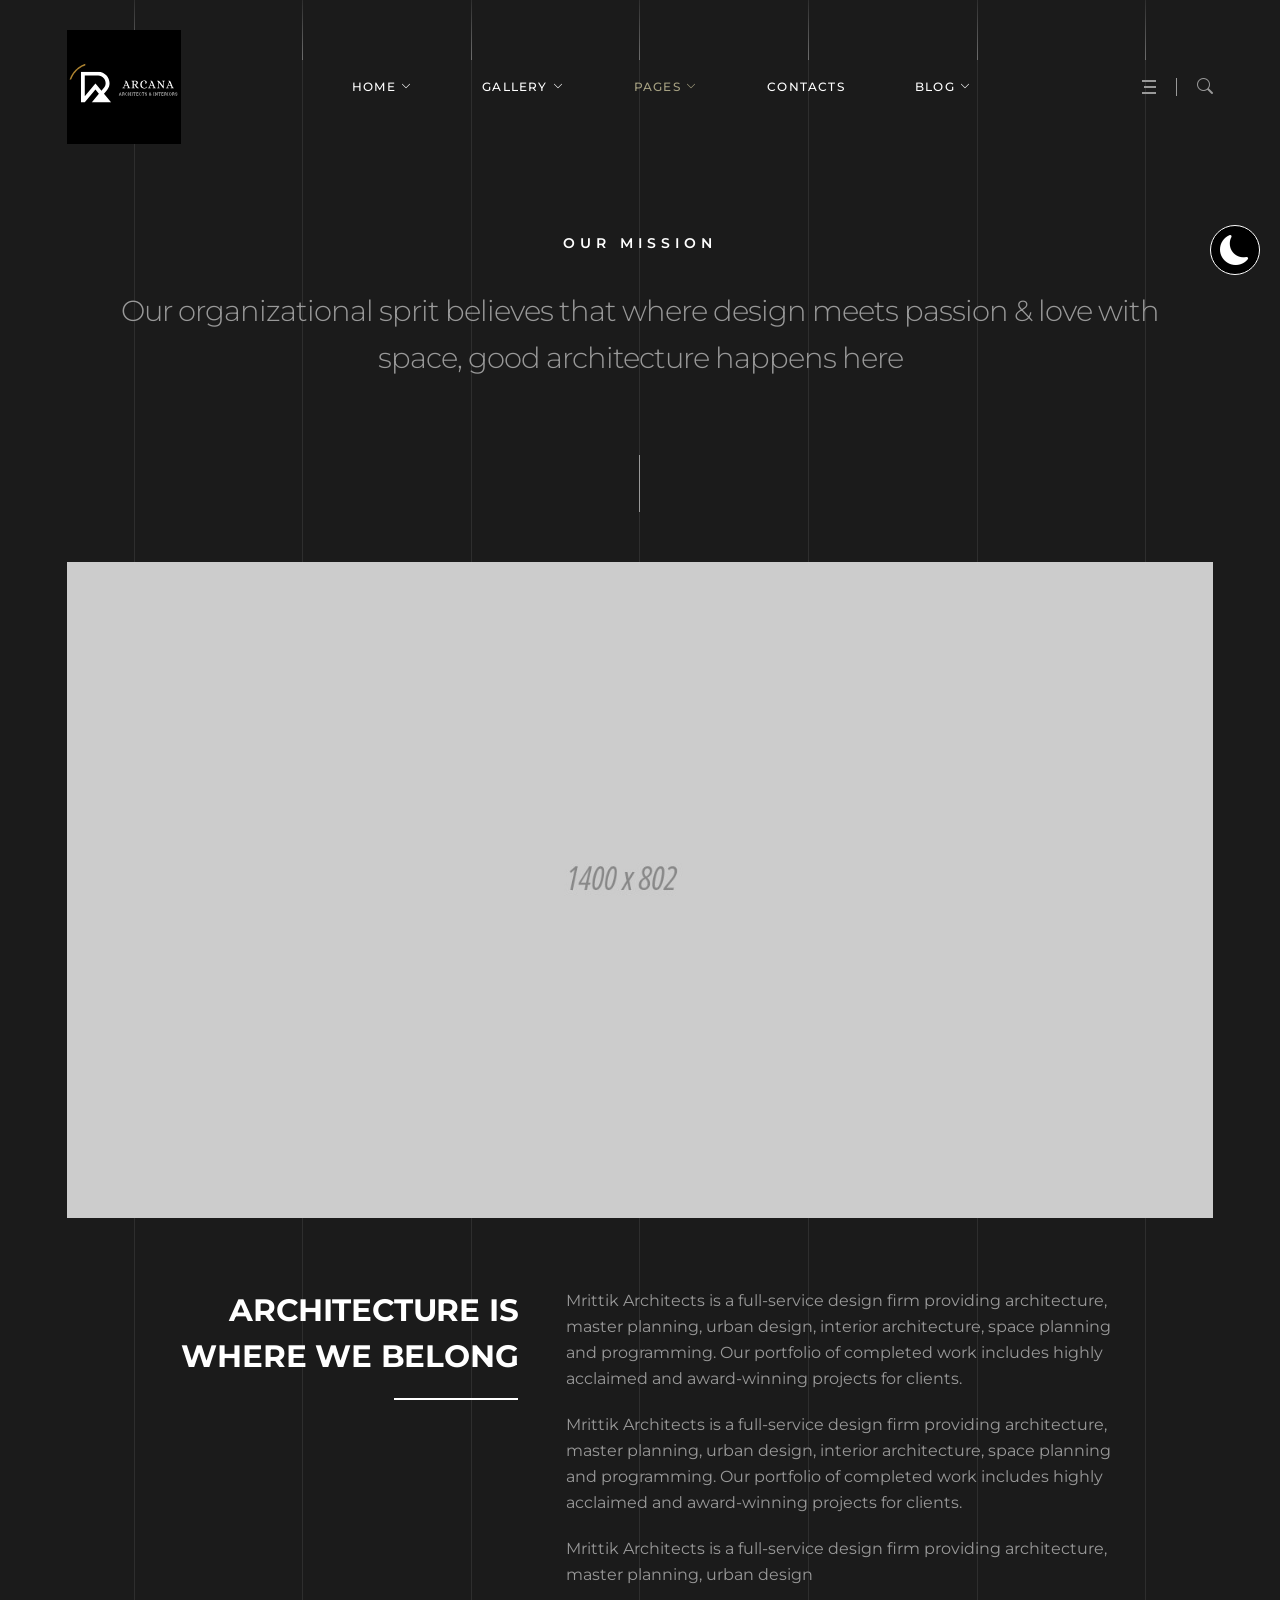
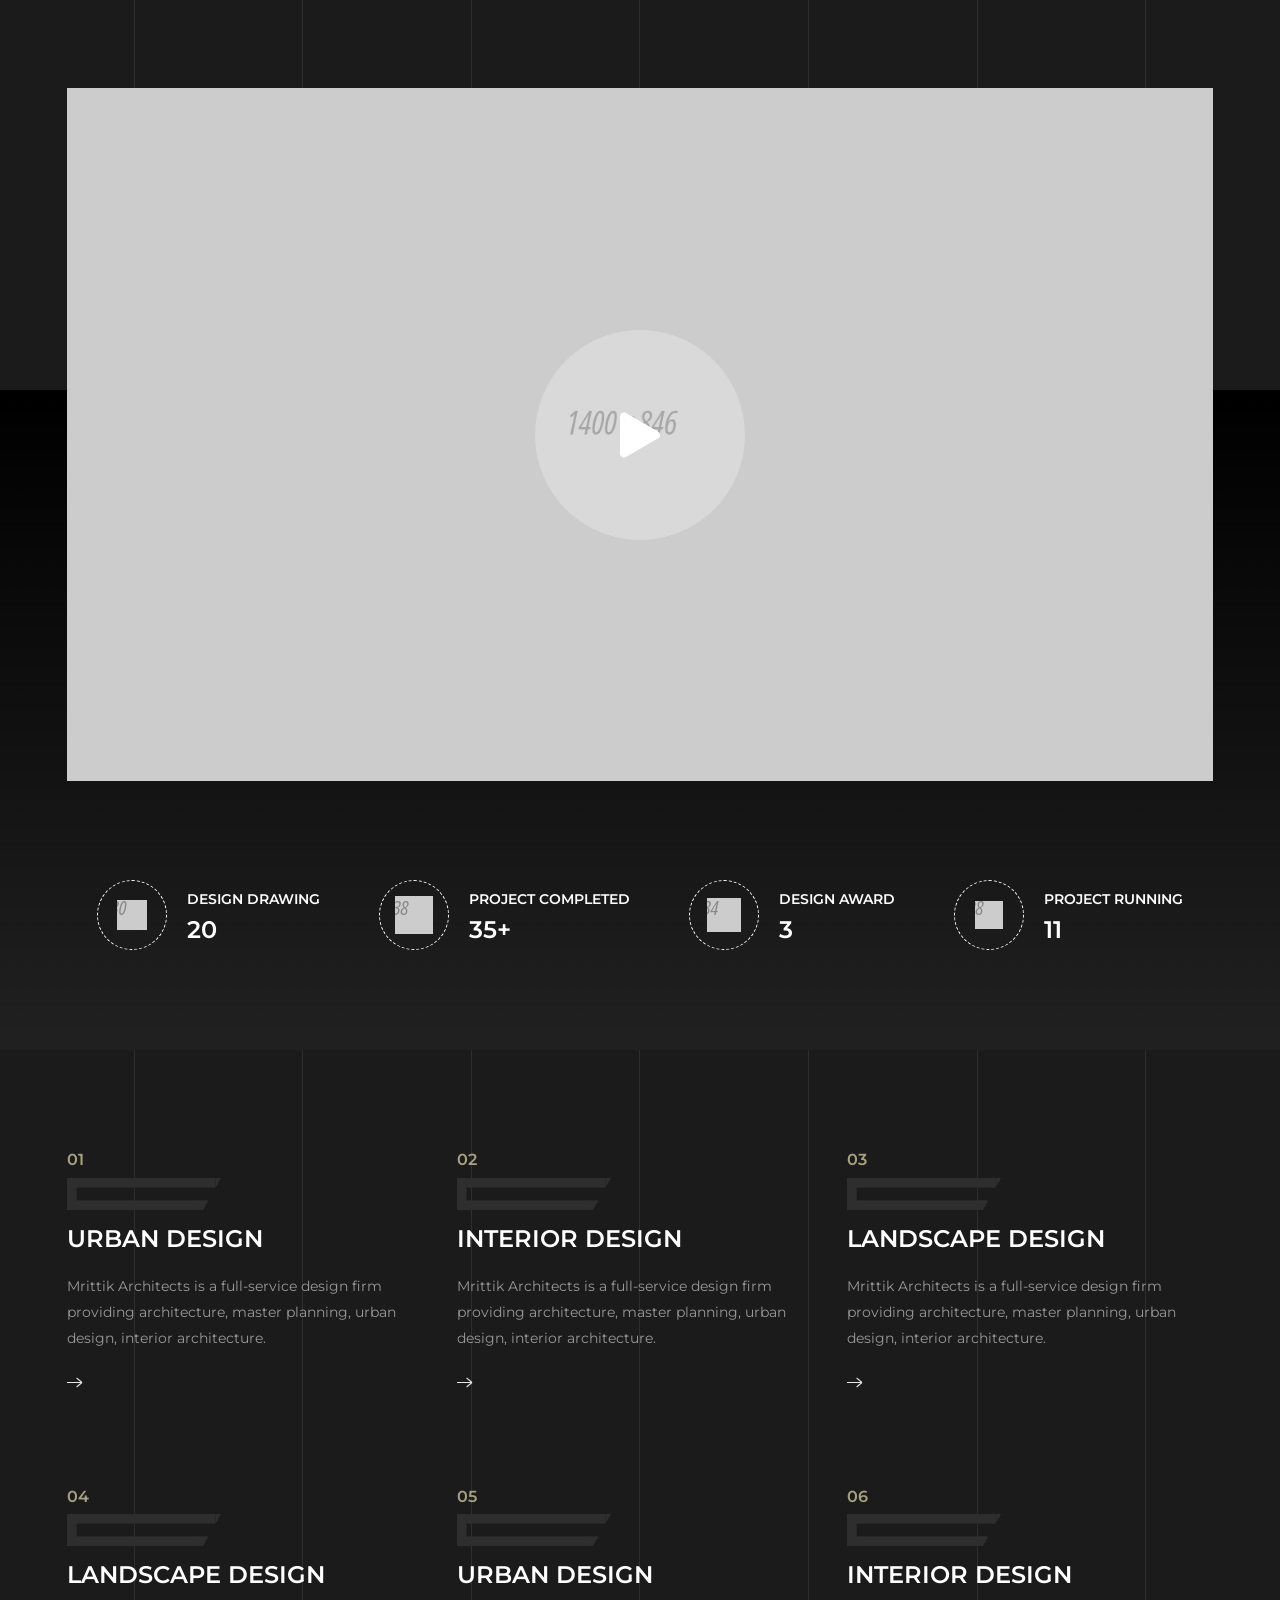
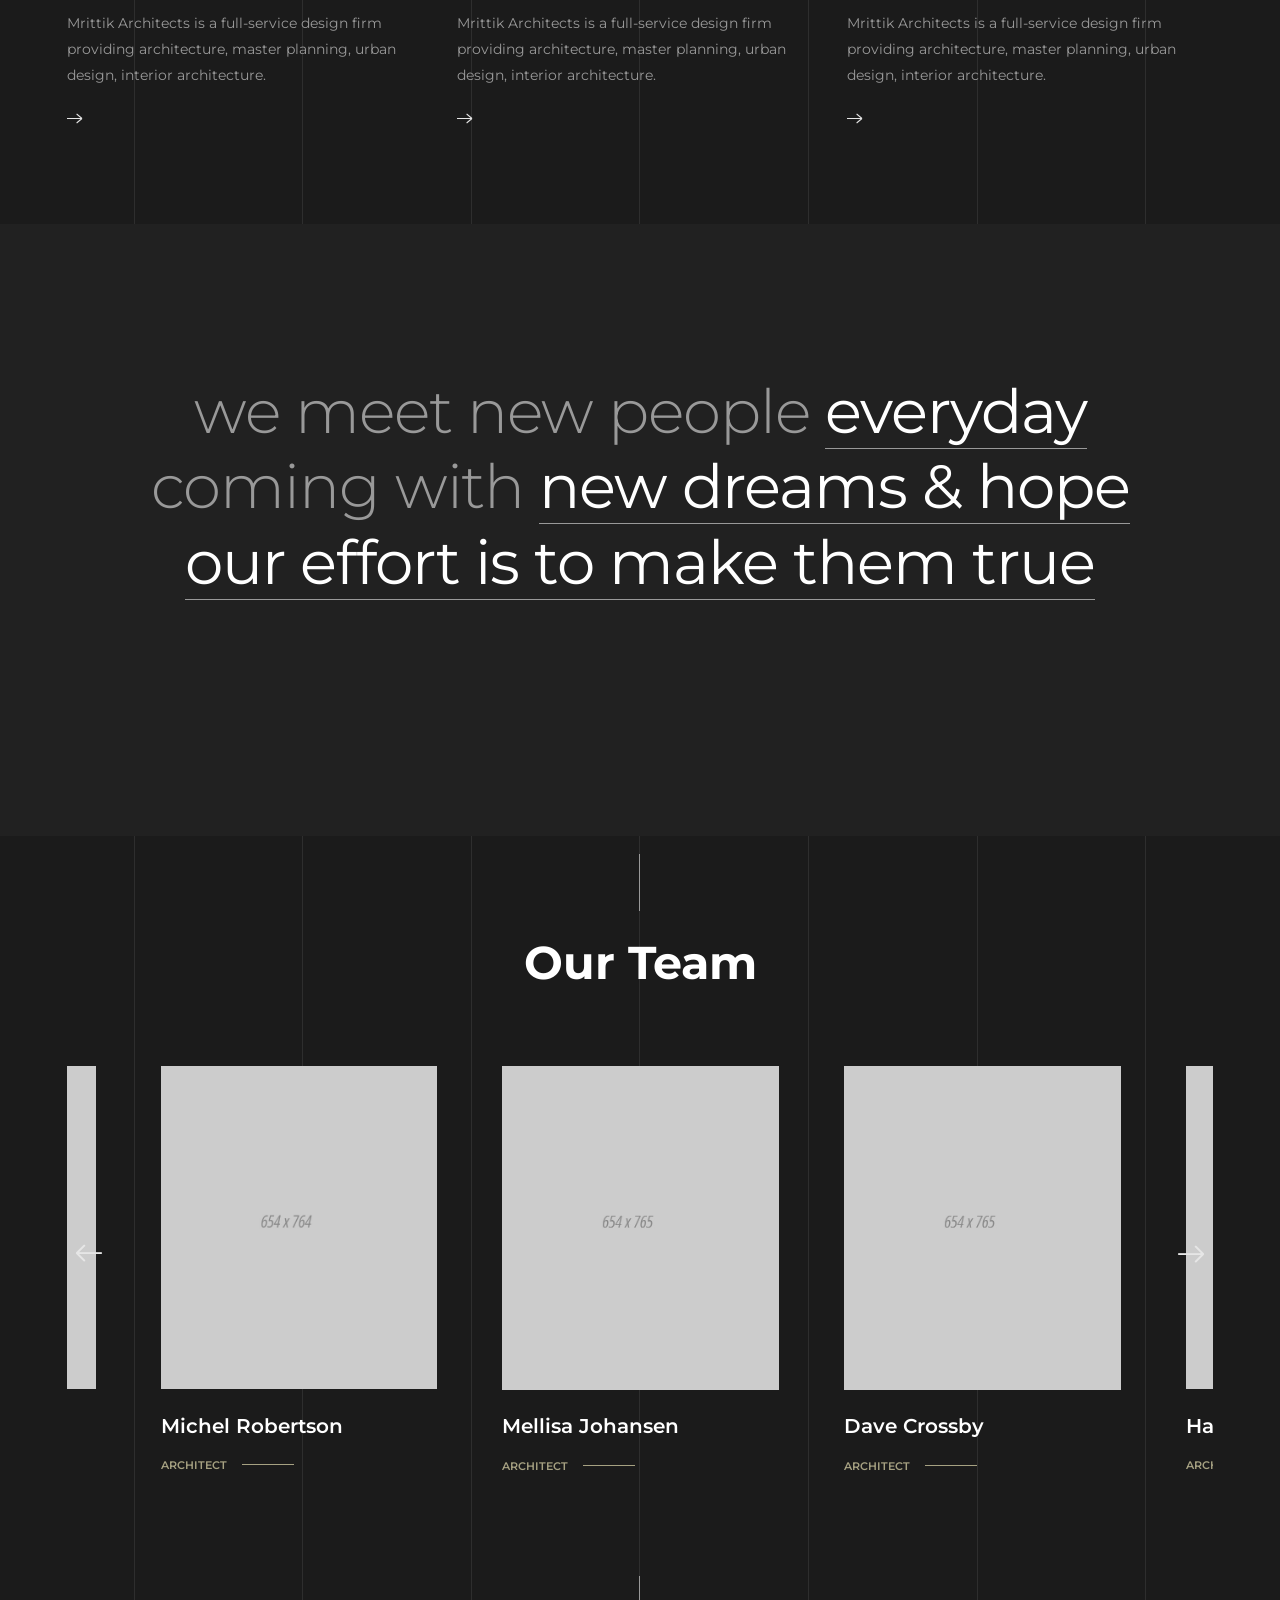
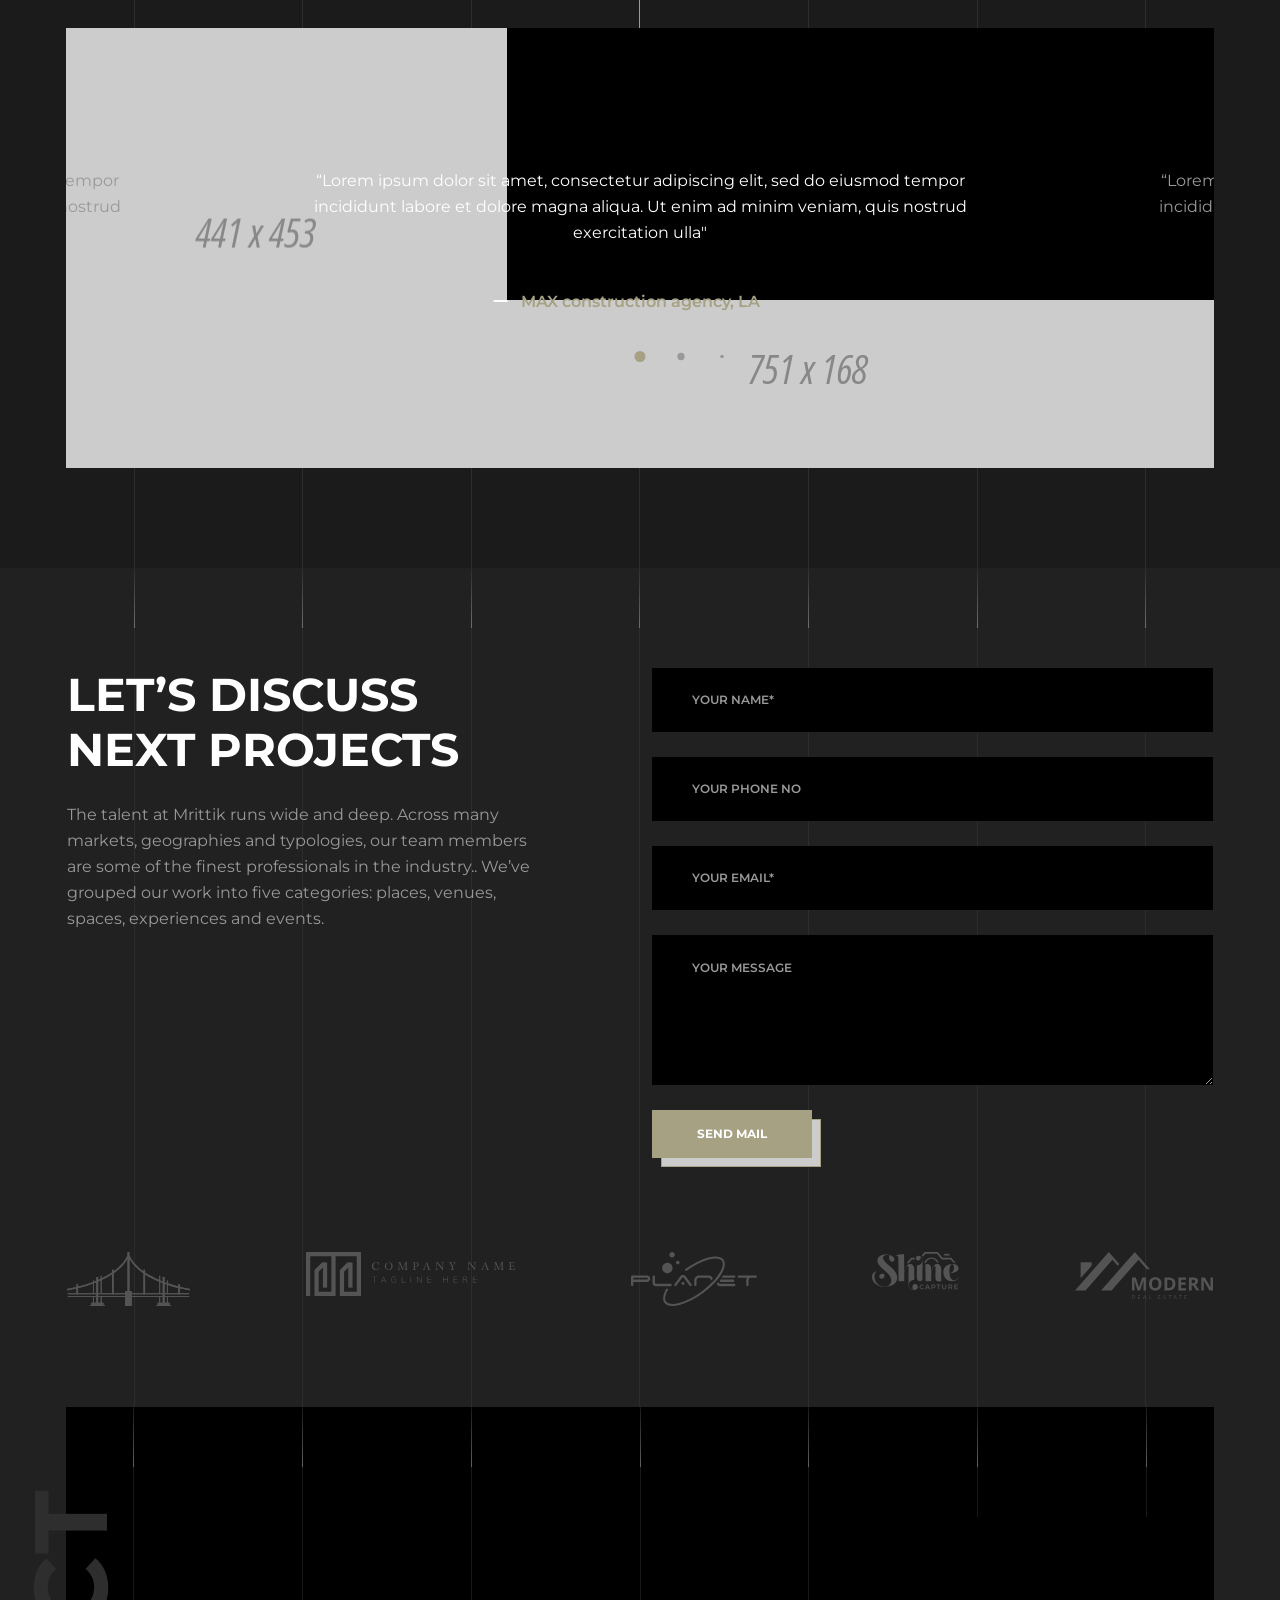
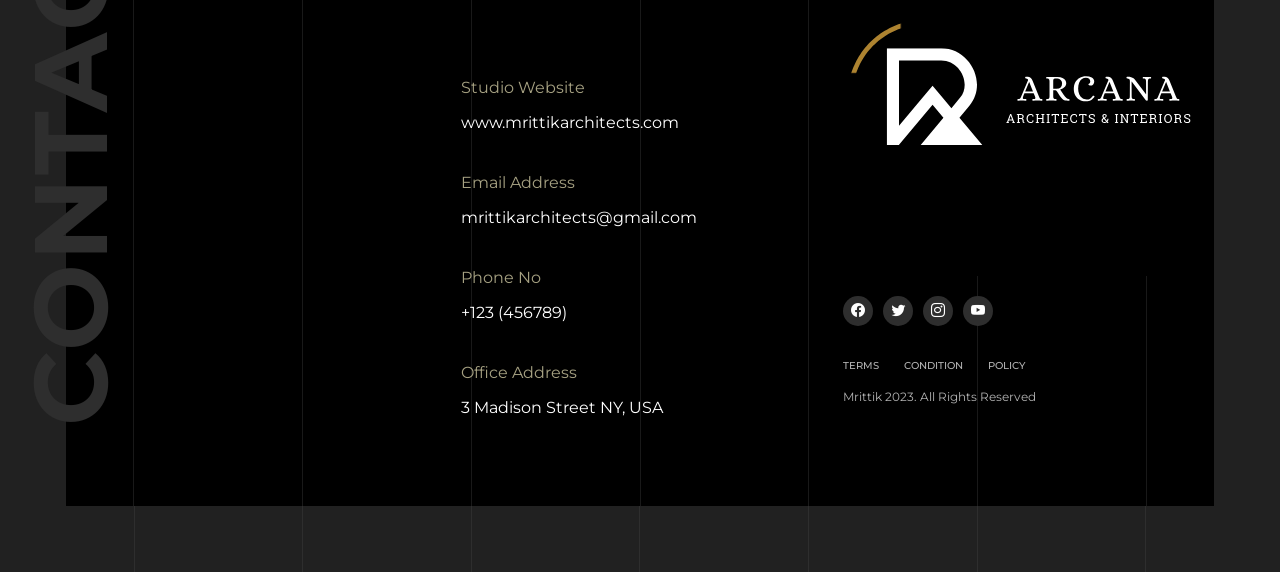
<file: about.html>
<!DOCTYPE html>
<html lang="zxx">
    <head>
        <!-- Meta Tags -->
        <meta charset="utf-8">
        <meta http-equiv="X-UA-Compatible" content="IE=edge">
        <meta name="viewport" content="width=device-width, initial-scale=1, maximum-scale=1, user-scalable=0">
        <meta name="description" content="Mrittik is a Modern Architecture Theme">
        <meta name="author" content="">

        <!-- Favicon and touch Icons -->
        <link href="../assets/img/favicon.png" rel="shortcut icon" type="image/png">
        <link href="../assets/img/apple-touch-icon.png" rel="apple-touch-icon">
        <link href="../assets/img/apple-touch-icon-72x72.png" rel="apple-touch-icon" sizes="72x72">
        <link href="../assets/img/apple-touch-icon-114x114.png" rel="apple-touch-icon" sizes="114x114">
        <link href="../assets/img/apple-touch-icon-144x144.png" rel="apple-touch-icon" sizes="144x144">

        <!-- Page Title -->
        <title>Mrittik  - Modern Architecture Theme</title>    
        
        <!-- Styles Include -->
        <link rel="stylesheet" href="../assets/css/style.css">
        
    </head>


    <body class="bg-dark">        

        <!-- Preloader -->
        <div id="preloader">
			<div class="preloader-inner">
				<div class="spinner"></div>
				<div class="loading-text">
					<span data-preloader-text="M" class="characters">M</span>
					
					<span data-preloader-text="R" class="characters">R</span>
					
					<span data-preloader-text="I" class="characters">I</span>
					
					<span data-preloader-text="T" class="characters">T</span>
					
					<span data-preloader-text="T" class="characters">T</span>

					<span data-preloader-text="I" class="characters">I</span>

					<span data-preloader-text="K" class="characters">K</span>
				</div>
			</div>
		</div>

        <!-- Color Mode Switcher -->
		<div id="mode_switcher">
			<span><i class="bi bi-moon-fill"></i></span>	
		</div>        

        <!-- Cursor Effect -->
        <div class="pointer bnz-pointer" id="bnz-pointer"></div>

        <!-- Header -->
		<header class="header">				
            <div class="container">
                <div class="header_inner d-flex align-items-center justify-content-between">
                    <div class="logo">
                        <a href="index.html" class="light_logo"><img src="../assets/img/logo-light.svg" alt="logo"></a>
                        <a href="index.html" class="dark_logo"><img src="../assets/img/logo-dark.svg" alt="logo"></a>
                    </div>

                    
                    <div class="mainnav d-none d-lg-block">
                        <ul class="main_menu">
                            <li class="menu-item menu-item-has-children"><a href="index.html">Home</a>
                                <ul class="sub-menu">
                                    <li class="menu-item"><a href="index.html">Home One</a></li>
                                    <li class="menu-item"><a href="index-2.html">Home Two</a></li>
                                    <li class="menu-item"><a href="index-3.html">Home Three</a></li>
                                    <li class="menu-item"><a href="index-4.html">Home Four</a></li>
                                    <li class="menu-item"><a href="index-5.html">Home Five</a></li>
                                    <li class="menu-item"><a href="index-6.html">Home Six</a></li>
                                    <li class="menu-item"><a href="index-7.html">Home Seven</a></li>
                                </ul>
                            </li>
                            <li class="menu-item menu-item-has-children"><a href="#">Gallery</a>
                                <ul class="sub-menu">
                                    <li class="menu-item"><a href="project-1.html">Projects One</a></li>
                                    <li class="menu-item"><a href="project-2.html">Projects Two</a></li>
                                    <li class="menu-item"><a href="project-3.html">Peojects Three</a></li>
                                    <li class="menu-item"><a href="project-details.html">Peoject Details</a></li>
                                    <li class="menu-item"><a href="project-details-2.html">Peoject Details Two</a></li>
                                </ul>
                            </li>
                            <li class="menu-item menu-item-has-children active"><a href="#">Pages</a>
                                <ul class="sub-menu">
                                    <li class="menu-item active"><a href="about.html">About Us</a></li>
                                    <li class="menu-item menu-item-has-children"><a href="#">Team</a>
                                        <ul class="sub-menu">
                                            <li class="menu-item"><a href="team.html">Our Team</a></li>
                                            <li class="menu-item"><a href="team-details.html">Team Details</a></li>
                                        </ul>
                                    </li>
                                    <li class="menu-item menu-item-has-children"><a href="#">Services</a>
                                        <ul class="sub-menu">
                                            <li class="menu-item"><a href="service-1.html">Service One</a></li>
                                            <li class="menu-item"><a href="service-2.html">Service Two</a></li>
                                            <li class="menu-item"><a href="service-details.html">Service Details</a></li>
                                        </ul>
                                    </li>                              
                                    <li class="menu-item menu-item-has-children"><a href="#">Shop</a>
                                        <ul class="sub-menu">
                                            <li class="menu-item"><a href="shop-1.html">Shop One</a></li>
                                            <li class="menu-item"><a href="shop-2.html">Shop Two</a></li>
                                            <li class="menu-item"><a href="shop-3.html">Shop Three</a></li>
                                            <li class="menu-item"><a href="shop-product.html">Product Details</a></li>
                                            <li class="menu-item"><a href="shop-cart.html">Shop Cart</a></li>
                                            <li class="menu-item"><a href="shop-checkout.html">Checkout</a></li>
                                            <li class="menu-item"><a href="login.html">Login</a></li>
                                        </ul>
                                    </li>
                                    <li class="menu-item"><a href="404.html">404 Page</a></li>
                                    <li class="menu-item"><a href="coming-soon.html">Coming Soon</a></li>
                                </ul>
                            </li>
                            <li class="menu-item"><a href="contact.html">Contacts</a></li>
                            <li class="menu-item menu-item-has-children"><a href="#">Blog</a>
                                <ul class="sub-menu">
                                    <li class="menu-item"><a href="blog.html">Blog</a></li>
                                    <li class="menu-item"><a href="blog-details.html">Blog Details</a></li>
                                </ul>
                            </li>
                        </ul>
                    </div>
                    <div class="header_right_part d-flex align-items-center">
                        <button class="aside_open">
                            <span class="line"></span>
                            <span class="line"></span>
                            <span class="line"></span>
                        </button>
                        <div class="header_search">								
                            <button type="submit" class="form-control-submit"><i class="bi bi-search"></i></button>
                        </div>
                        <div class="open_search">
                            <form class="search_form" action="search.php">
                                <input type="text" name="search" class="keyword form-control" placeholder="Search...">
                                <button type="submit" class="form-control-submit"><i class="bi bi-search"></i></button>
                            </form>
                        </div>							
                        <button class="ma5menu__toggle d-lg-none d-block" type="button">
                            <i class="bi bi-list"></i>
                        </button>
                    </div>
                </div>
			</div>
		</header>

        <div class="aside_info_wrapper">
			<button class="aside_close"><i class="bi bi-x-lg"></i></button>
			<div class="aside_logo">
                <a href="index.html" class="light_logo"><img src="../assets/img/logo-light-lg.svg" alt="logo"></a>
                <a href="index.html" class="dark_logo"><img src="../assets/img/logo-dark-lg.svg" alt="logo"></a>
            </div>
			<div class="aside_info_inner">
                <p>Mrittik Architects is a full-service design firm providing architecture architecture.</p>
                
                <div class="aside_info_inner_box">
                    <h5>Contact Info</h5>
                    <p>+123 456 789 33</p>
                    <p>3 Madison Street, NY <br> United States of America</p>
                    <p>mrittikarch@gmail.com</p>

                    <h5>Office Address</h5>
                    <p>+Time Square, New York <br> USA, 3454</p>
                </div>
                <div class="social_sites">
                    <ul class="d-flex align-items-center justify-content-center">
                        <li><a href="#"><i class="bi bi-facebook"></i></a></li>
                        <li><a href="#"><i class="bi bi-twitter"></i></a></li>
                        <li><a href="#"><i class="bi bi-instagram"></i></a></li>
                        <li><a href="#"><i class="bi bi-youtube"></i></a></li>
                    </ul>
                </div>
			</div>
		</div>

        
        <!-- Main Wrapper-->
        <main class="wrapper">
            <!-- Scroll Progress -->
            
            <!-- Our Mission -->
            <section class="mission">
                <div class="container">         
                    <div class="mission_top_part">
                        <div class="section-header text-center">
                            <h6 class="text-white text-uppercase">Our MISSION</h6>
                            <p class="text-gray-600">Our organizational sprit believes that where design meets passion & love with space, good architecture happens here</p>
                        </div>
                        <div class="has_line"></div>
                        <img src="../assets/img/bg/about_bg.jpg" alt="">
                    </div>

                    <div class="mission_bottom_part">
                        <div class="row justify-content-center">
                            <div class="col-lg-4 pe-lg-4">
                                <div class="section-header">
                                    <h3 class="text-white text-uppercase border-line">ARCHITECTURE IS WHERE WE BELONG</h3>
                                </div>
                            </div>
                            <div class="col-lg-6 ps-lg-4">
                                <div class="mission_content">
                                    <p>Mrittik Architects is a full-service design firm providing architecture, master planning, urban design, interior architecture, space planning and programming. Our portfolio of completed work includes highly acclaimed and award-winning projects for clients.</p>
                                    <p>Mrittik Architects is a full-service design firm providing architecture, master planning, urban design, interior architecture, space planning and programming. Our portfolio of completed work includes highly acclaimed and award-winning projects for clients.</p>
                                    <p>Mrittik Architects is a full-service design firm providing architecture, master planning, urban design</p>
                                </div>
                            </div>
                        </div>
                    </div>                    
                </div>
            </section>

            <div class="video-block" data-aos="zoom-in" data-aos-duration="500">
                <div class="container">
                    <div class="video_post">
                        <div class="ytube_video">
                            <iframe id="ytvideo" src="https://www.youtube.com/embed/fEErySYqItI" allow="autoplay;" allowfullscreen></iframe>
                            <div class="post_content">
                                <div class="ytplay_btn"><i class="bi bi-play-fill"></i></div>
                                <img src="../assets/img/bg/video_bg.jpg" alt="video">
                            </div>
                        </div>
                    </div>
                </div>
            </div>

            <section class="funfacts pd-top-lg bg_2" id="funfacts">
                <div class="container">
                    <div class="row">
                        <div class="col">

                            <div class="funfacts_inner">
                                <div class="funfact2 d-flex align-items-center">
                                    <div class="fun_img">
                                        <img src="../assets/img/fact-1.png" alt="img">
                                    </div>
                                    <div class="funfact_content">
                                        <p>Design Drawing</p>
                                        <div class="d-flex align-items-center"><h2 class="fun-number">120</h2></div>                                
                                    </div>
                                </div>                            
                                <div class="funfact2 d-flex align-items-center">
                                    <div class="fun_img">
                                        <img src="../assets/img/fact-2.png" alt="img">
                                    </div>
                                    <div class="funfact_content">
                                        <p>Project Completed</p>
                                        <div class="d-flex align-items-center"><h2 class="fun-number">210</h2><span>+</span></div>
                                    </div>
                                </div>                            
                                <div class="funfact2 d-flex align-items-center">
                                    <div class="fun_img">
                                        <img src="../assets/img/fact-3.png" alt="img">
                                    </div>
                                    <div class="funfact_content">
                                        <p>Design Award</p>
                                        <div class="d-flex align-items-center"><h2 class="fun-number">15</h2></div>
                                    </div>
                                </div>                            
                                <div class="funfact2 d-flex align-items-center">
                                    <div class="fun_img">
                                        <img src="../assets/img/fact-4.png" alt="img">
                                    </div>
                                    <div class="funfact_content">
                                        <p>Project Running</p>
                                        <div class="d-flex align-items-center"><h2 class="fun-number">62</h2></div>
                                    </div>
                                </div>
                            </div>
                        </div>
                    </div>
                </div>
            </section>

            <section class="services inner pb-0">
                <div class="container">
                    <div class="row">
                        <div class="col-lg-4" data-aos="fade-up" data-aos-duration="500">
                            <div class="icon_box">
                                <h6>01</h6>
                                <img src="../assets/img/icon_box/d1.svg" alt="Icon Box">
                                <h4 class="text-white"><a href="service-1.html">Urban Design</a></h4>
                                <p class="text-gray-600">Mrittik Architects is a full-service design firm providing architecture, master planning, urban design, interior architecture.</p>
                                <div class="arrow_effect">
                                    <a href="service-1.html"><span class="crossline1"></span><span class="crossline2"></span></a>
                                </div>
                            </div>
                        </div>
                        <div class="col-lg-4" data-aos="fade-up" data-aos-duration="700">
                            <div class="icon_box">
                                <h6>02</h6>
                                <img src="../assets/img/icon_box/d1.svg" alt="Icon Box">
                                <h4 class="text-white"><a href="service-1.html">Interior Design</a></h4>
                                <p class="text-gray-600">Mrittik Architects is a full-service design firm providing architecture, master planning, urban design, interior architecture.</p>
                                <div class="arrow_effect">
                                    <a href="service-1.html"><span class="crossline1"></span><span class="crossline2"></span></a>
                                </div>
                            </div>
                        </div>
                        <div class="col-lg-4" data-aos="fade-up" data-aos-duration="900">
                            <div class="icon_box">
                                <h6>03</h6>
                                <img src="../assets/img/icon_box/d1.svg" alt="Icon Box">
                                <h4 class="text-white"><a href="service-1.html">Landscape Design</a></h4>
                                <p class="text-gray-600">Mrittik Architects is a full-service design firm providing architecture, master planning, urban design, interior architecture.</p>
                                <div class="arrow_effect">
                                    <a href="service-1.html"><span class="crossline1"></span><span class="crossline2"></span></a>
                                </div>
                            </div>
                        </div>
                        <div class="col-lg-4" data-aos="fade-up" data-aos-duration="1100">
                            <div class="icon_box">
                                <h6>04</h6>
                                <img src="../assets/img/icon_box/d1.svg" alt="Icon Box">
                                <h4 class="text-white"><a href="service-1.html">Landscape Design</a></h4>
                                <p class="text-gray-600">Mrittik Architects is a full-service design firm providing architecture, master planning, urban design, interior architecture.</p>
                                <div class="arrow_effect">
                                    <a href="service-1.html"><span class="crossline1"></span><span class="crossline2"></span></a>
                                </div>
                            </div>
                        </div>
                        <div class="col-lg-4" data-aos="fade-up" data-aos-duration="1300">
                            <div class="icon_box">
                                <h6>05</h6>
                                <img src="../assets/img/icon_box/d1.svg" alt="Icon Box">
                                <h4 class="text-white"><a href="service-1.html">Urban Design</a></h4>
                                <p class="text-gray-600">Mrittik Architects is a full-service design firm providing architecture, master planning, urban design, interior architecture.</p>
                                <div class="arrow_effect">
                                    <a href="service-1.html"><span class="crossline1"></span><span class="crossline2"></span></a>
                                </div>
                            </div>
                        </div>
                        <div class="col-lg-4" data-aos="fade-up" data-aos-duration="1500">
                            <div class="icon_box">
                                <h6>06</h6>
                                <img src="../assets/img/icon_box/d1.svg" alt="Icon Box">
                                <h4 class="text-white"><a href="service-1.html">Interior Design</a></h4>
                                <p class="text-gray-600">Mrittik Architects is a full-service design firm providing architecture, master planning, urban design, interior architecture.</p>
                                <div class="arrow_effect">
                                    <a href="service-1.html"><span class="crossline1"></span><span class="crossline2"></span></a>
                                </div>
                            </div>
                        </div>
                    </div>
                </div>
            </section>

            <section class="highlight_banner bg-dark-200">
                <div class="container">
                    <div class="row justify-content-center" data-aos="flip-up" data-aos-duration="500">
                        <div class="col-lg-11 p-lg-0">
                            <p class="about_para text-center">we meet new people <span><a href="#">everyday</a></span> coming with <span><a href="#">new dreams & hope our effort is to make them true</a></span></p>
                        </div>
                    </div>
                </div>
            </section>

            <!-- Our Team -->
            <section class="team">
                <div class="container">
                    <div class="section-header text-center has_line">
                        <h1 class="text-white">Our Team</h1>
                    </div>
                    <div class="team_inner">
                        <!-- Swiper Team -->
                        <div class="swiper swiper_team">
                            <div class="swiper-wrapper">
                                <div class="swiper-slide">
                                    <div class="team-block">
                                        <img src="../assets/img/team/1.jpg" alt="img">
                                        <h5 class="text-white"><a href="team-details.html">Michel Robertson</a></h5>
                                        <h6 class="text-uppercase text-olive">ARCHITECT</h6>
                                    </div>
                                </div>
        
                                <div class="swiper-slide">
                                    <div class="team-block">
                                        <img src="../assets/img/team/2.jpg" alt="img">
                                        <h5 class="text-white"><a href="team-details.html">Mellisa Johansen</a></h5>
                                        <h6 class="text-uppercase text-olive">ARCHITECT</h6>
                                    </div>
                                </div>

                                <div class="swiper-slide">
                                    <div class="team-block">
                                        <img src="../assets/img/team/3.jpg" alt="img">
                                        <h5 class="text-white"><a href="team-details.html">Dave Crossby</a></h5>
                                        <h6 class="text-uppercase text-olive">ARCHITECT</h6>
                                    </div>
                                </div>
        
                                <div class="swiper-slide">
                                    <div class="team-block">
                                        <img src="../assets/img/team/4.jpg" alt="img">
                                        <h5 class="text-white"><a href="team-details.html">Hazel R. Grace</a></h5>
                                        <h6 class="text-uppercase text-olive">ARCHITECT</h6>
                                    </div>
                                </div>
        
                                <div class="swiper-slide">
                                    <div class="team-block">
                                        <img src="../assets/img/team/5.jpg" alt="img">
                                        <h5 class="text-white"><a href="team-details.html">Benjamin Brook</a></h5>
                                        <h6 class="text-uppercase text-olive">ARCHITECT</h6>
                                    </div>
                                </div>
                            </div>
                            <!-- Add Pagination -->
                            <!-- <div class="swiper-pagination"></div> -->
        
                            <!-- Add Buttons -->
                            <div class="swiper-navigation">
                                <div class="swiper-button-prev"><i class="bi bi-arrow-left"></i></div>
                                <div class="swiper-button-next"><i class="bi bi-arrow-right"></i></div>
                            </div>
                        </div>
                    </div>
                </div>
            </section>

            <!-- Testimonial -->
            <section class="testimonial box_padding">
                <div class="has_line_lg"></div>
                <div class="testimonial_inner bg-black" data-aos="zoom-in" data-aos-duration="500">
                    <!-- Swiper Testimonial -->
                    <div class="swiper swiper_testimonial">
                        <div class="swiper-wrapper">
                            <div class="swiper-slide">
                                <div class="testimonial-block text-center">
                                    <p>“Lorem ipsum dolor sit amet, consectetur adipiscing elit, sed do eiusmod tempor incididunt labore et dolore magna aliqua. Ut enim ad minim veniam, quis nostrud exercitation ulla"</p>
                                    <h6 class="text-olive">MAX construction agency, LA</h6>
                                </div>
                            </div>
                            <div class="swiper-slide">
                                <div class="testimonial-block text-center">
                                    <p>“Lorem ipsum dolor sit amet, consectetur adipiscing elit, sed do eiusmod tempor incididunt labore et dolore magna aliqua. Ut enim ad minim veniam, quis nostrud exercitation ulla"</p>
                                    <h6 class="text-olive">MAX construction agency, LA</h6>
                                </div>
                            </div>
                            <div class="swiper-slide">
                                <div class="testimonial-block text-center">
                                    <p>“Lorem ipsum dolor sit amet, consectetur adipiscing elit, sed do eiusmod tempor incididunt labore et dolore magna aliqua. Ut enim ad minim veniam, quis nostrud exercitation ulla"</p>
                                    <h6 class="text-olive">MAX construction agency, LA</h6>
                                </div>
                            </div>
                            <div class="swiper-slide">
                                <div class="testimonial-block text-center">
                                    <p>“Lorem ipsum dolor sit amet, consectetur adipiscing elit, sed do eiusmod tempor incididunt labore et dolore magna aliqua. Ut enim ad minim veniam, quis nostrud exercitation ulla"</p>
                                    <h6 class="text-olive">MAX construction agency, LA</h6>
                                </div>
                            </div>
                            <div class="swiper-slide">
                                <div class="testimonial-block text-center">
                                    <p>“Lorem ipsum dolor sit amet, consectetur adipiscing elit, sed do eiusmod tempor incididunt labore et dolore magna aliqua. Ut enim ad minim veniam, quis nostrud exercitation ulla"</p>
                                    <h6 class="text-olive">MAX construction agency, LA</h6>
                                </div>
                            </div>
                            <div class="swiper-slide">
                                <div class="testimonial-block text-center">
                                    <p>“Lorem ipsum dolor sit amet, consectetur adipiscing elit, sed do eiusmod tempor incididunt labore et dolore magna aliqua. Ut enim ad minim veniam, quis nostrud exercitation ulla"</p>
                                    <h6 class="text-olive">MAX construction agency, LA</h6>
                                </div>
                            </div>
                            <div class="swiper-slide">
                                <div class="testimonial-block text-center">
                                    <p>“Lorem ipsum dolor sit amet, consectetur adipiscing elit, sed do eiusmod tempor incididunt labore et dolore magna aliqua. Ut enim ad minim veniam, quis nostrud exercitation ulla"</p>
                                    <h6 class="text-olive">MAX construction agency, LA</h6>
                                </div>
                            </div>
                            <div class="swiper-slide">
                                <div class="testimonial-block text-center">
                                    <p>“Lorem ipsum dolor sit amet, consectetur adipiscing elit, sed do eiusmod tempor incididunt labore et dolore magna aliqua. Ut enim ad minim veniam, quis nostrud exercitation ulla"</p>
                                    <h6 class="text-olive">MAX construction agency, LA</h6>
                                </div>
                            </div>
                            <div class="swiper-slide">
                                <div class="testimonial-block text-center">
                                    <p>“Lorem ipsum dolor sit amet, consectetur adipiscing elit, sed do eiusmod tempor incididunt labore et dolore magna aliqua. Ut enim ad minim veniam, quis nostrud exercitation ulla"</p>
                                    <h6 class="text-olive">MAX construction agency, LA</h6>
                                </div>
                            </div>
                        </div>
                        <div class="swiper-pagination"></div>
                    </div>
                </div>
            </section>

            <!-- Contact -->
            <section class="contact_us bg-dark-200">
                <div class="container">
                    <div class="row justify-content-between">
                        <div class="col-lg-5" data-aos="fade-right" data-aos-duration="1000">
                            <div class="section-header">
                                <h1 class="text-white text-uppercase mb-4">LET’S DISCUSS NEXT PROJECTS</h1>
                                <p class="$gray-600">The talent at Mrittik runs wide and deep. Across many markets, geographies and typologies, our team members are some of the finest professionals in the industry.. We’ve grouped our work into five categories: places, venues, spaces, experiences and events.</p>
                            </div>
                        </div>
                        <div class="col-lg-6" data-aos="fade-left" data-aos-duration="1000">
                            <div class="home_contact">
                                <form action="contact.php" method="POST">
                                    <input class="form-control form-control-lg" name="name" id="name" type="text" placeholder="Your Name*" required aria-label=".form-control-lg example">
                                    <input class="form-control form-control-lg" name="phone" id="phone" type="number" placeholder="Your Phone No" aria-label=".form-control-lg example">
                                    <input class="form-control form-control-lg" name="email" id="email" type="email" placeholder="Your Email*" required aria-label=".form-control-lg example">
                                    <textarea class="form-control pt-4" name="message" id="message" placeholder="Your Message" rows="3"></textarea>
                                    <div class="btn_group">
                                        <button type="submit" class="btn olive">Send Mail</button>  
                                    </div>
                                </form>
                            </div>
                        </div>
                    </div>

                    <!-- Clients Logo -->
                    <div class="partner_flex">
                        <div class="partner_content" data-aos="fade-up" data-aos-duration="500">
                            <img src="../assets/img/partner/5.svg" alt="img">
                            <img src="../assets/img/partner/55.svg" alt="img">
                        </div>
                        <div class="partner_content" data-aos="fade-up" data-aos-duration="700">
                            <img src="../assets/img/partner/2.svg" alt="img">
                            <img src="../assets/img/partner/22.svg" alt="img">
                        </div>
                        <div class="partner_content" data-aos="fade-up" data-aos-duration="900">
                            <img src="../assets/img/partner/4.svg" alt="img">
                            <img src="../assets/img/partner/44.svg" alt="img">
                        </div>
                        <div class="partner_content" data-aos="fade-up" data-aos-duration="1100">
                            <img src="../assets/img/partner/1.svg" alt="img">
                            <img src="../assets/img/partner/11.svg" alt="img">
                        </div>
                        <div class="partner_content" data-aos="fade-up" data-aos-duration="1300">
                            <img src="../assets/img/partner/3.svg" alt="img">
                            <img src="../assets/img/partner/33.svg" alt="img">
                        </div>
                    </div>
                </div>
                
                <!-- Section Grid Lines -->
                <ul class="grid_lines d-none d-md-flex justify-content-between">
                    <li class="grid_line"></li>
                    <li class="grid_line"></li>
                    <li class="grid_line"></li>
                    <li class="grid_line"></li>
                    <li class="grid_line"></li>
                    <li class="grid_line"></li>
                    <li class="grid_line"></li>
                </ul>
            </section>

        </main>


        <!-- Footer-->
        <footer class="footer bg-dark-200 box_padding">
            <div class="footer_inner bg-black" data-aos="zoom-in" data-aos-duration="1000">
                <div class="container">
                    <div class="row align-items-end">
                        <div class="col-lg-4 col-md-2 col-sm-2">
                            <div class="section-header" data-aos="fade-right" data-aos-duration="1000">
                                <h2>Contact</h2>
                            </div>
                        </div>
                        <div class="col-lg-4 col-md-5 col-sm-5">
                            <div class="communication">
                                <div class="info_body" data-aos="fade-up" data-aos-duration="500">
                                    <h6>Studio Website</h6>
                                    <h5>www.mrittikarchitects.com</h5>
                                </div>
                                <div class="info_body" data-aos="fade-up" data-aos-duration="700">
                                    <h6>Email Address</h6>
                                    <h5>mrittikarchitects@gmail.com</h5>
                                </div>
                                <div class="info_body" data-aos="fade-up" data-aos-duration="900">
                                    <h6>Phone No</h6>
                                    <h5>+123 (456789)</h5>
                                </div>
                                <div class="info_body" data-aos="fade-up" data-aos-duration="1100">
                                    <h6>Office Address</h6>
                                    <h5>3 Madison Street NY, USA</h5>
                                </div>
                            </div>
                        </div>
                        <div class="col-lg-4 col-md-5 col-sm-5">
                            <div class="footer_elements d-flex align-items-center justify-content-end">
                                <div class="footer_elements_inner">
                                    <div class="footer_logo" data-aos="fade-up" data-aos-duration="500">
                                        <a href="index.html" class="light_logo"><img src="../assets/img/logo-light.svg" alt="logo"></a>
                                    </div>
                                    <div class="footer_social">
                                        <ul class="social_list">
                                            <li class="facebook" data-aos="fade-up" data-aos-duration="500"><a href="#"><i class="bi bi-facebook"></i></a></li>
                                            <li class="twitter" data-aos="fade-up" data-aos-duration="700"><a href="#"><i class="bi bi-twitter"></i></a></li>
                                            <li class="instagram" data-aos="fade-up" data-aos-duration="900"><a href="#"><i class="bi bi-instagram"></i></a></li>
                                            <li class="youbetube" data-aos="fade-up" data-aos-duration="1100"><a href="#"><i class="bi bi-youtube"></i></a></li>
                                        </ul>
                                    </div>
                                    <div class="terms_condition">
                                        <ul>
                                            <li data-aos="fade-up" data-aos-duration="1300"><a href="#">Terms</a></li>
                                            <li data-aos="fade-up" data-aos-duration="1500"><a href="#">Condition</a></li>
                                            <li data-aos="fade-up" data-aos-duration="1700"><a href="#">Policy</a></li>
                                        </ul>
                                    </div>
                                    <div class="copyright" data-aos="fade-up" data-aos-duration="2000">
                                        <p>Mrittik 2023. All Rights Reserved</p>
                                    </div>
                                </div>
                            </div>
                        </div>
                    </div>
                </div>

                <!-- Section Grid Lines -->
                <ul class="grid_lines d-none d-md-flex justify-content-between">
                    <li class="grid_line"></li>
                    <li class="grid_line"></li>
                    <li class="grid_line"></li>
                    <li class="grid_line"></li>
                    <li class="grid_line"></li>
                    <li class="grid_line"></li>
                    <li class="grid_line"></li>
                </ul>
            </div>
        </footer>

        <div class="totop">
            <a href="#">UP</a>
        </div>

        <!-- Page Grid Lines -->
        <ul class="grid_lines d-none d-md-flex justify-content-between">
            <li class="grid_line"></li>
            <li class="grid_line"></li>
            <li class="grid_line"></li>
            <li class="grid_line"></li>
            <li class="grid_line"></li>
            <li class="grid_line"></li>
            <li class="grid_line"></li>
        </ul>

        <!-- Core JS -->
        <script src="../assets/js/jquery-3.6.0.min.js"></script>
        <script src="../assets/js/bootstrap.bundle.min.js"></script>

        <!-- Side Menu -->
        <script src="../plugins/menu/ma5-menu.min.js"></script>
        
        <!-- Swiper for Slider Type -->
        <script src="../plugins/swiper/swiper-bundle.min.js"></script>
        
        <!-- Funfacts -->
        <script src="../assets/js/funfacts.js"></script>
        
        <!-- Portfolio -->
        <script src="../plugins/isotope/isotope.pkgd.min.js"></script>
        <script src="../plugins/isotope/imagesloaded.pkgd.min.js"></script>
        <script src="../plugins/isotope/packery-mode.pkgd.js"></script>
        <script src="../plugins/isotope/tilt.jquery.js"></script>
        <!-- <script src="../plugins/isotope/isotope-init.js"></script> -->
        
        

        <!-- Cursor Effect -->
        <script src="../plugins/cursor-effect/cursor-effect.js"></script>
        
        <!-- Select2 -->
        <script src="../plugins/select2/js/select2.min.js"></script>
        
        <!-- AOS effect JS -->
        <script src="../plugins/aos/aos.js"></script>
        
        <!-- Theme Custom JS -->
        <script src="../assets/js/theme.js"></script>
    </body>
</html>
</file>
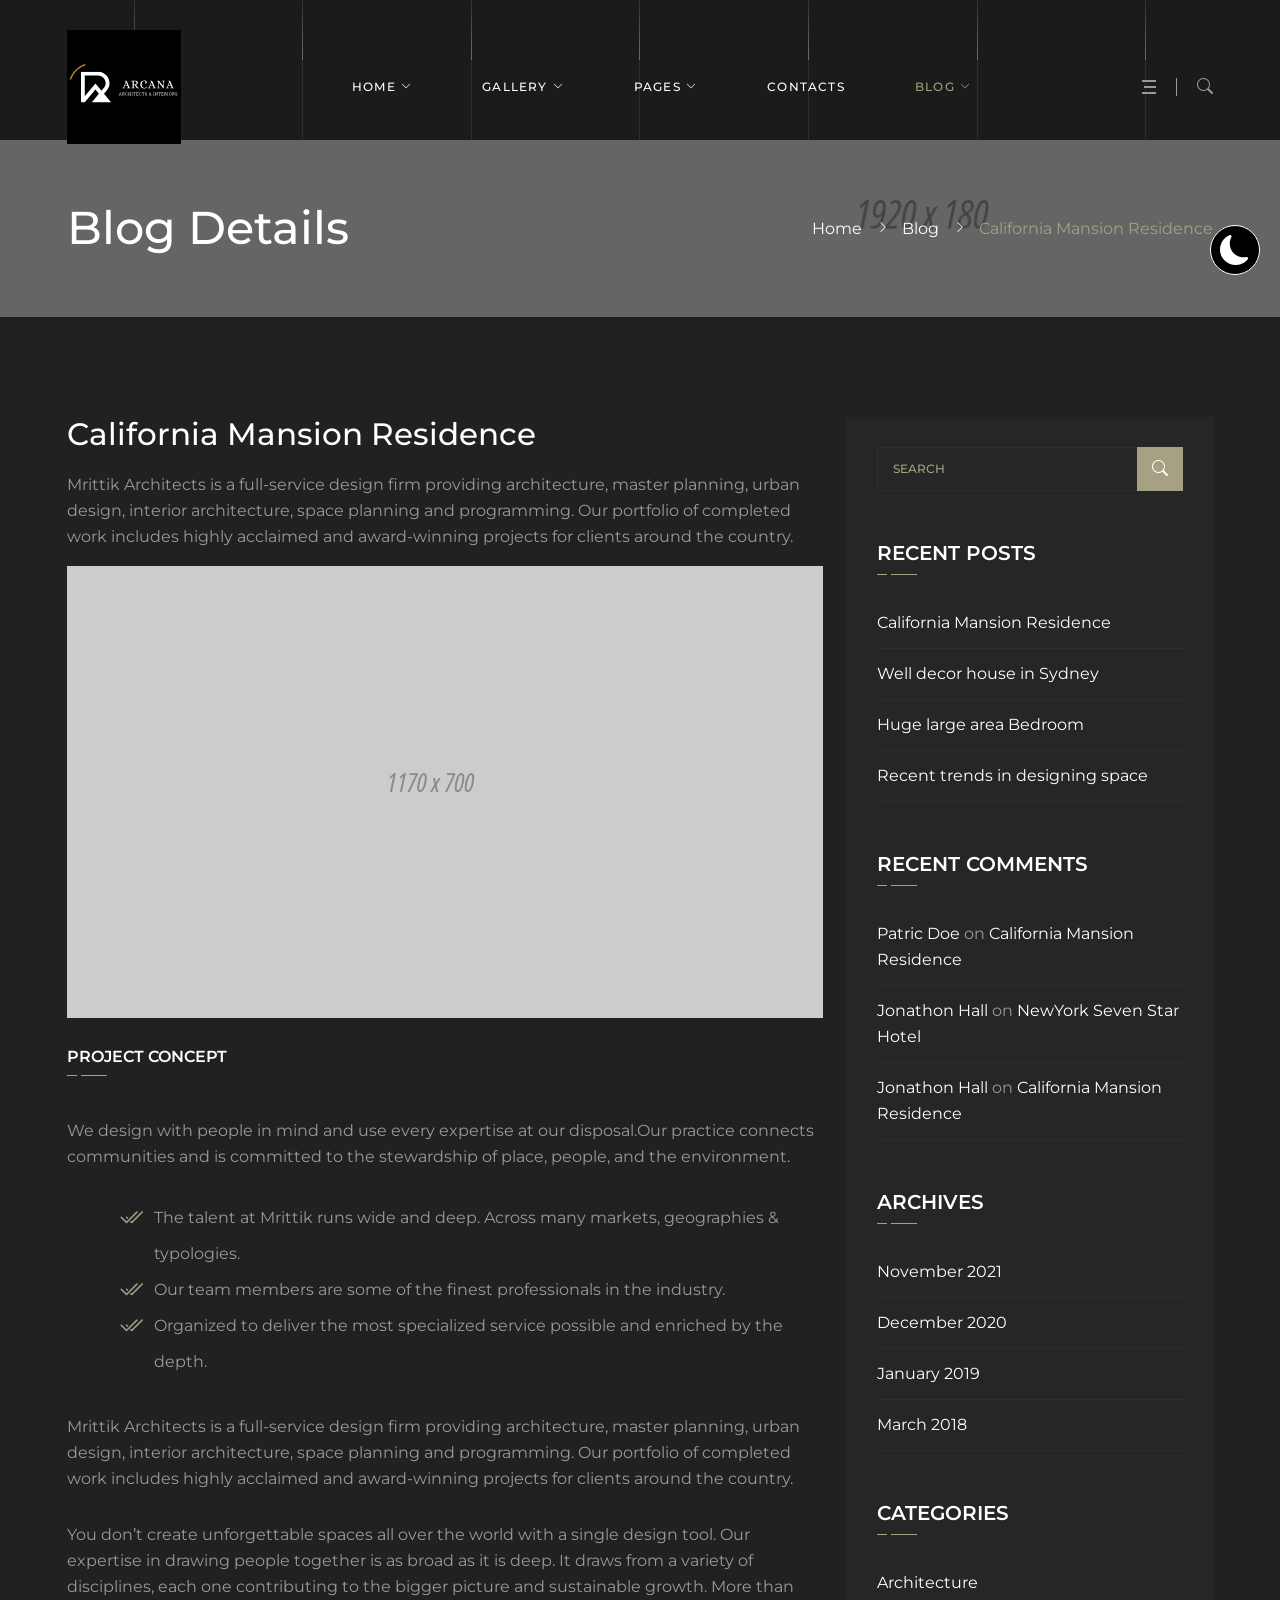
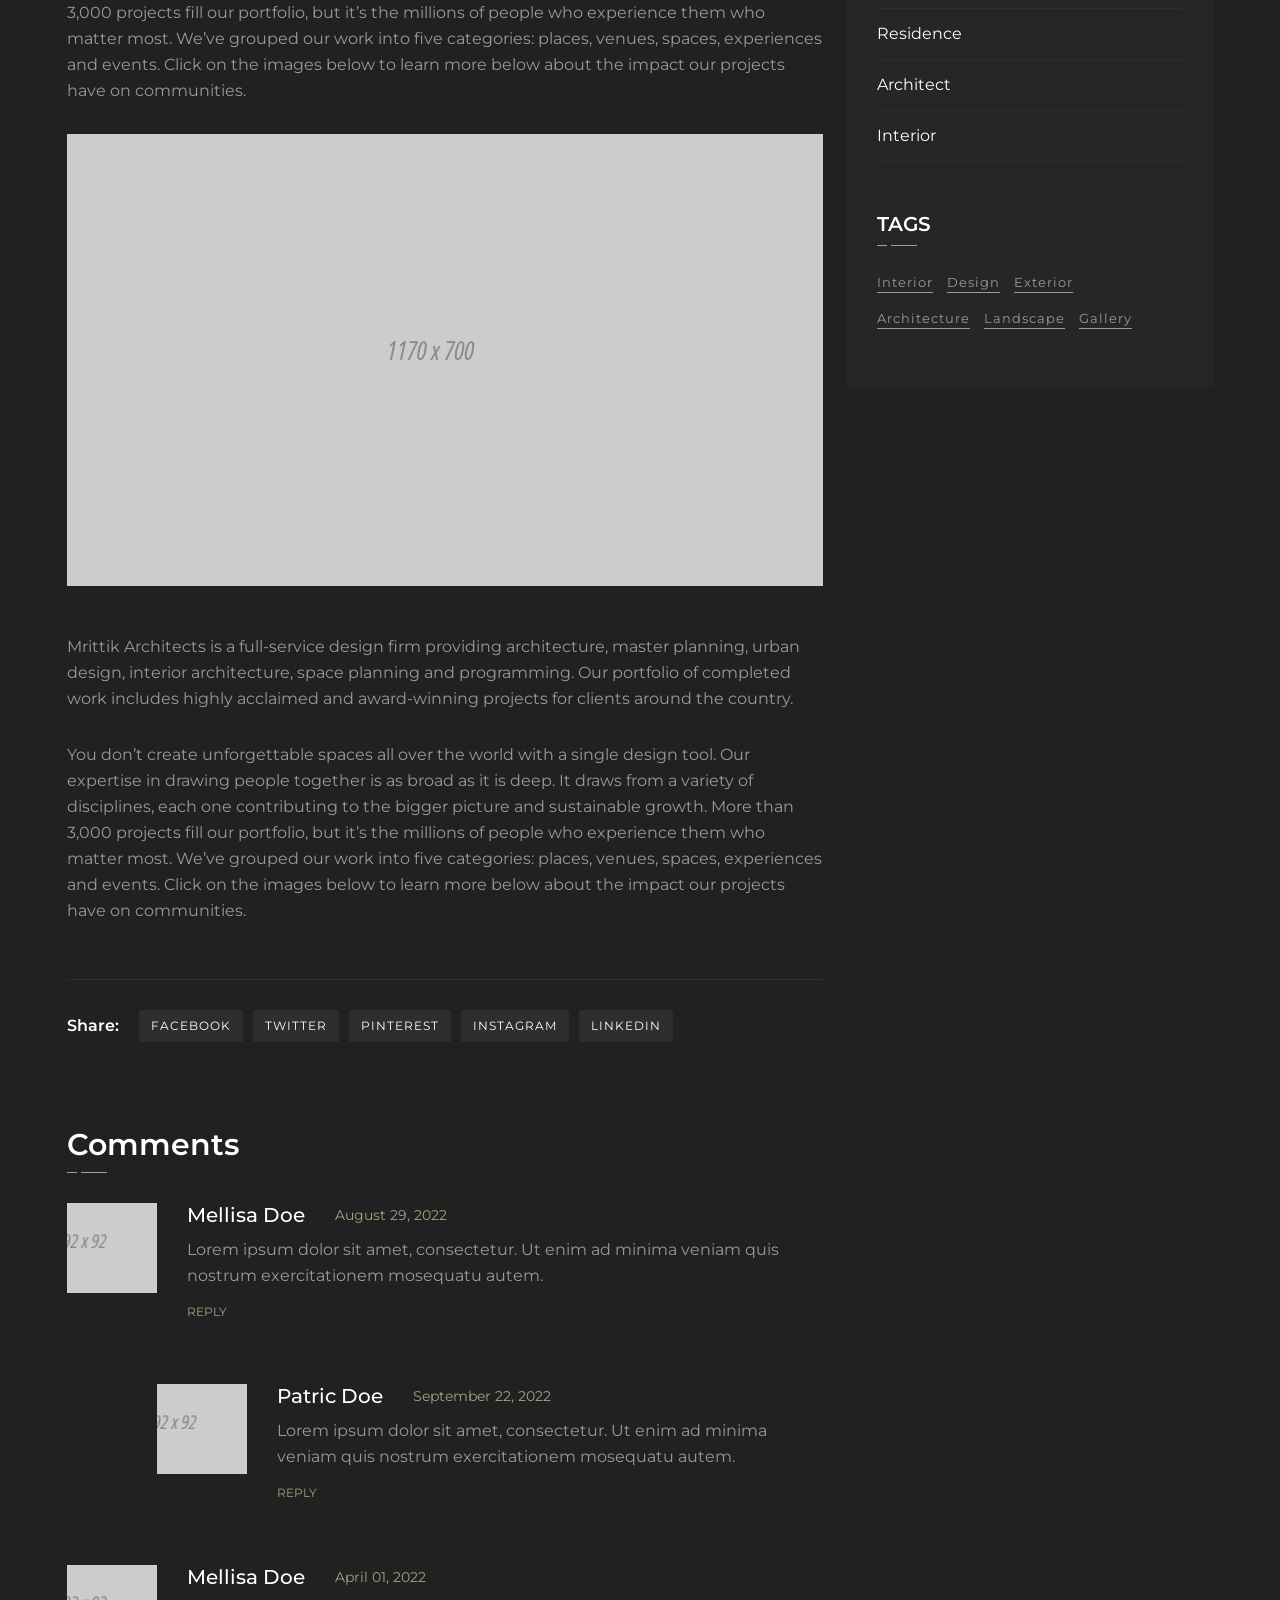
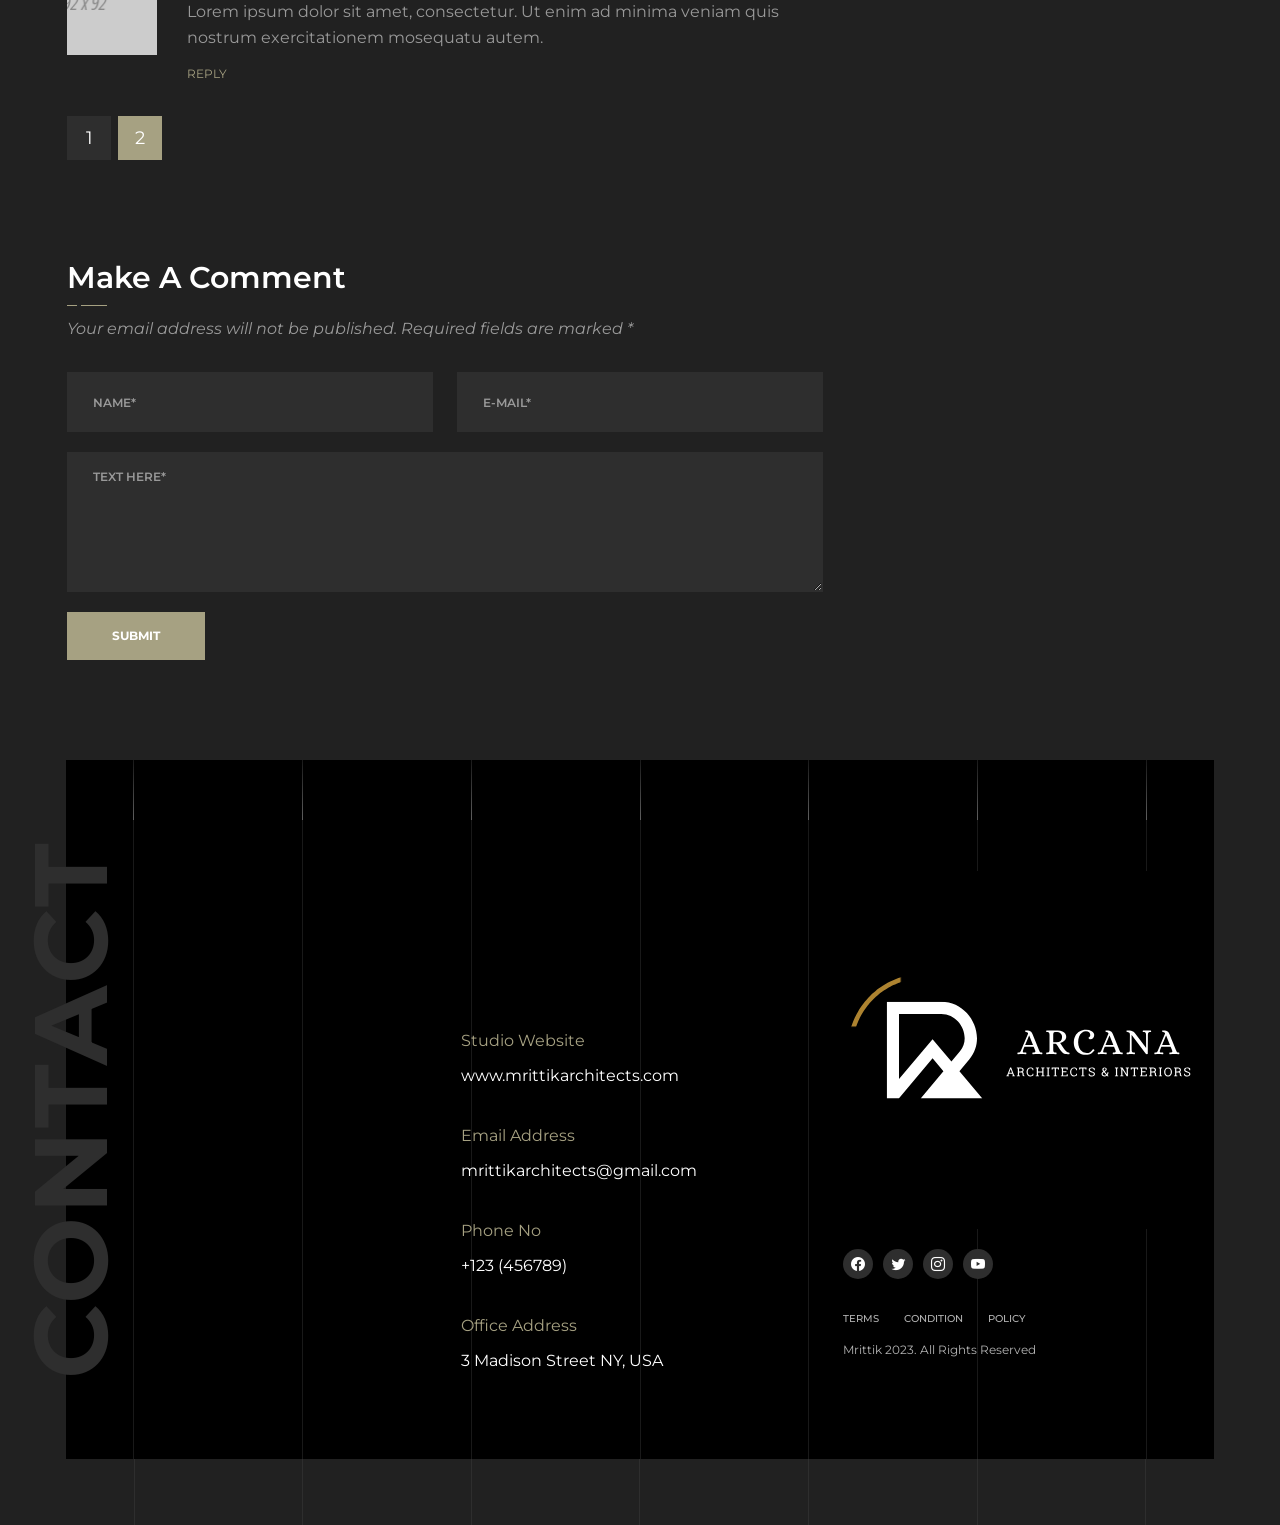
<file: blog-details.html>
<!DOCTYPE html>
<html lang="zxx">
    <head>
        <!-- Meta Tags -->
        <meta charset="utf-8">
        <meta http-equiv="X-UA-Compatible" content="IE=edge">
        <meta name="viewport" content="width=device-width, initial-scale=1, maximum-scale=1, user-scalable=0">
        <meta name="description" content="Mrittik is a Modern Architecture Theme">
        <meta name="author" content="">

        <!-- Favicon and touch Icons -->
        <link href="../assets/img/favicon.png" rel="shortcut icon" type="image/png">
        <link href="../assets/img/apple-touch-icon.png" rel="apple-touch-icon">
        <link href="../assets/img/apple-touch-icon-72x72.png" rel="apple-touch-icon" sizes="72x72">
        <link href="../assets/img/apple-touch-icon-114x114.png" rel="apple-touch-icon" sizes="114x114">
        <link href="../assets/img/apple-touch-icon-144x144.png" rel="apple-touch-icon" sizes="144x144">

        <!-- Page Title -->
        <title>Mrittik  - Modern Architecture Theme</title>    
        
        <!-- Styles Include -->
        <link rel="stylesheet" href="../assets/css/style.css">
        
    </head>


    <body class="bg-dark">
        

        <!-- Preloader -->
        <div id="preloader">
			<div class="preloader-inner">
				<div class="spinner"></div>
				<div class="loading-text">
					<span data-preloader-text="M" class="characters">M</span>
					
					<span data-preloader-text="R" class="characters">R</span>
					
					<span data-preloader-text="I" class="characters">I</span>
					
					<span data-preloader-text="T" class="characters">T</span>
					
					<span data-preloader-text="T" class="characters">T</span>

					<span data-preloader-text="I" class="characters">I</span>

					<span data-preloader-text="K" class="characters">K</span>
				</div>
			</div>
		</div>

        

        <!-- Color Mode Switcher -->
		<div id="mode_switcher">
			<span><i class="bi bi-moon-fill"></i></span>	
		</div>        

        <!-- Cursor Effect -->
        <div class="pointer bnz-pointer" id="bnz-pointer"></div>

        <!-- Header -->
		<header class="header">				
            <div class="container">
                <div class="header_inner d-flex align-items-center justify-content-between">
                    <div class="logo">
                        <a href="index.html" class="light_logo"><img src="../assets/img/logo-light.svg" alt="logo"></a>
                        <a href="index.html" class="dark_logo"><img src="../assets/img/logo-dark.svg" alt="logo"></a>
                    </div>

                    
                    <div class="mainnav d-none d-lg-block">
                        <ul class="main_menu">
                            <li class="menu-item menu-item-has-children"><a href="index.html">Home</a>
                                <ul class="sub-menu">
                                    <li class="menu-item"><a href="index.html">Home One</a></li>
                                    <li class="menu-item"><a href="index-2.html">Home Two</a></li>
                                    <li class="menu-item"><a href="index-3.html">Home Three</a></li>
                                    <li class="menu-item"><a href="index-4.html">Home Four</a></li>
                                    <li class="menu-item"><a href="index-5.html">Home Five</a></li>
                                    <li class="menu-item"><a href="index-6.html">Home Six</a></li>
                                    <li class="menu-item"><a href="index-7.html">Home Seven</a></li>
                                </ul>
                            </li>
                            <li class="menu-item menu-item-has-children"><a href="#">Gallery</a>
                                <ul class="sub-menu">
                                    <li class="menu-item"><a href="project-1.html">Projects One</a></li>
                                    <li class="menu-item"><a href="project-2.html">Projects Two</a></li>
                                    <li class="menu-item"><a href="project-3.html">Peojects Three</a></li>
                                    <li class="menu-item"><a href="project-details.html">Peoject Details</a></li>
                                    <li class="menu-item"><a href="project-details-2.html">Peoject Details Two</a></li>
                                </ul>
                            </li>
                            
                            <li class="menu-item menu-item-has-children"><a href="#">Pages</a>
                                <ul class="sub-menu">
                                    <li class="menu-item"><a href="about.html">About Us</a></li>
                                    <li class="menu-item menu-item-has-children"><a href="#">Team</a>
                                        <ul class="sub-menu">
                                            <li class="menu-item"><a href="team.html">Our Team</a></li>
                                            <li class="menu-item"><a href="team-details.html">Team Details</a></li>
                                        </ul>
                                    </li>
                                    <li class="menu-item menu-item-has-children"><a href="#">Services</a>
                                        <ul class="sub-menu">
                                            <li class="menu-item"><a href="service-1.html">Service One</a></li>
                                            <li class="menu-item"><a href="service-2.html">Service Two</a></li>
                                            <li class="menu-item"><a href="service-details.html">Service Details</a></li>
                                        </ul>
                                    </li>                              
                                    <li class="menu-item menu-item-has-children"><a href="#">Shop</a>
                                        <ul class="sub-menu">
                                            <li class="menu-item"><a href="shop-1.html">Shop One</a></li>
                                            <li class="menu-item"><a href="shop-2.html">Shop Two</a></li>
                                            <li class="menu-item"><a href="shop-3.html">Shop Three</a></li>
                                            <li class="menu-item"><a href="shop-product.html">Product Details</a></li>
                                            <li class="menu-item"><a href="shop-cart.html">Shop Cart</a></li>
                                            <li class="menu-item"><a href="shop-checkout.html">Checkout</a></li>
                                            <li class="menu-item"><a href="login.html">Login</a></li>
                                        </ul>
                                    </li>
                                    <li class="menu-item"><a href="404.html">404 Page</a></li>
                                    <li class="menu-item"><a href="coming-soon.html">Coming Soon</a></li>
                                </ul>
                            </li>
                            <li class="menu-item"><a href="contact.html">Contacts</a></li>
                            <li class="menu-item menu-item-has-children active"><a href="blog.html">Blog</a>
                                <ul class="sub-menu">
                                    <li class="menu-item"><a href="blog.html">Blog</a></li>
                                    <li class="menu-item active"><a href="blog-details.html">Blog Details</a></li>
                                </ul>
                            </li>
                        </ul>
                    </div>
                    <div class="header_right_part d-flex align-items-center">
                        <button class="aside_open">
                            <span class="line"></span>
                            <span class="line"></span>
                            <span class="line"></span>
                        </button>
                        <div class="header_search">								
                            <button type="submit" class="form-control-submit"><i class="bi bi-search"></i></button>
                        </div>
                        <div class="open_search">
                            <form class="search_form" action="search.php">
                                <input type="text" name="search" class="keyword form-control" placeholder="Search...">
                                <button type="submit" class="form-control-submit"><i class="bi bi-search"></i></button>
                            </form>
                        </div>							
                        <button class="ma5menu__toggle d-lg-none d-block" type="button">
                            <i class="bi bi-list"></i>
                        </button>
                    </div>
                </div>
			</div>
		</header>

        <div class="aside_info_wrapper">
			<button class="aside_close"><i class="bi bi-x-lg"></i></button>
			<div class="aside_logo">
                <a href="index.html" class="light_logo"><img src="../assets/img/logo-light-lg.svg" alt="logo"></a>
                <a href="index.html" class="dark_logo"><img src="../assets/img/logo-dark-lg.svg" alt="logo"></a>
            </div>
			<div class="aside_info_inner">
                <p>Mrittik Architects is a full-service design firm providing architecture architecture.</p>
                
                <div class="aside_info_inner_box">
                    <h5>Contact Info</h5>
                    <p>+123 456 789 33</p>
                    <p>3 Madison Street, NY <br> United States of America</p>
                    <p>mrittikarch@gmail.com</p>

                    <h5>Office Address</h5>
                    <p>+Time Square, New York <br> USA, 3454</p>
                </div>
                <div class="social_sites">
                    <ul class="d-flex align-items-center justify-content-center">
                        <li><a href="#"><i class="bi bi-facebook"></i></a></li>
                        <li><a href="#"><i class="bi bi-twitter"></i></a></li>
                        <li><a href="#"><i class="bi bi-instagram"></i></a></li>
                        <li><a href="#"><i class="bi bi-youtube"></i></a></li>
                    </ul>
                </div>
			</div>
		</div>

		<!-- Page Header -->
        <div class="page_header">
            <div class="page_header_inner">
                <div class="container">
                    <div class="page_header_content d-flex align-items-center justify-content-between">
                        <h2 class="heading">Blog Details</h2>
                        <ul class="breadcrumb d-flex align-items-center">
                            <li><a href="index.html">Home</a></li>
                            <li><a href="blog.html">Blog</a></li>
                            <li class="active">California Mansion Residence</li>
                        </ul>
                    </div>
                </div>
            </div>        
        </div>

        
        <!-- Main Wrapper-->
        <main class="wrapper">
            <!-- Scroll Progress -->
            
            <section class="project-details bg-dark-200">
                <div class="container">
                    <div class="row">                        
                        <div class="col-lg-8 col-md-8">
                            <div class="project-details_inner">
                                <div class="post_content">
									<div class="post-header">
										<h3 class="post-title">California Mansion Residence</h3>
									</div>
                                    <div class="intro">
                                        <p>
											Mrittik Architects is a full-service design firm providing architecture, master planning, urban design, interior architecture, space planning and programming. Our portfolio of completed work includes highly acclaimed and award-winning projects for clients around the country. 
										</p>
                                    </div>
									<div class="fulltext">
                                        <figure class="block-gallery mb-0">
											<ul class="blocks-gallery-grid">
												<li class="blocks-gallery-item mb-0 me-0">
                                                    <figure>
                                                        <a href="#"><img src="../assets/img/blog/details/1.jpg" alt="img" class="block-image"></a>
                                                    </figure>
                                                </li>
											</ul>
										</figure>

										<h6 class="widget-title">
											Project Concept
											<span class="title-line"></span>
										</h6>
										<p>We design with people in mind and use every expertise at our disposal.Our practice connects communities and is committed to the stewardship of place, people, and the environment.</p>
										<ul class="point_order">
											<li>The talent at Mrittik runs wide and deep. Across many markets, geographies & typologies.</li>
											<li>Our team members are some of the finest professionals in the industry.</li>
											<li>Organized to deliver the most specialized service possible and enriched by the depth.</li>
										</ul>

                                        <p>
                                            Mrittik Architects is a full-service design firm providing architecture, master planning, urban design, interior architecture, space planning and programming. Our portfolio of completed work includes highly acclaimed and award-winning projects for clients around the country. 
                                        </p>

										<p>
											You don’t create unforgettable spaces all over the world with a single design tool. Our expertise in drawing people together is as broad as it is deep. It draws from a variety of disciplines, each one contributing to the bigger picture and sustainable growth. More than 3,000 projects fill our portfolio, but it’s the millions of people who experience them who matter most. We’ve grouped our work into five categories: places, venues, spaces, experiences and events. Click on the images below to learn more below about the impact our projects have on communities.
										</p>

										<figure class="block-gallery mb-5">
											<ul class="blocks-gallery-grid">
												<li class="blocks-gallery-item mb-0 me-0">
                                                    <figure>
                                                        <a href="#"><img src="../assets/img/blog/details/2.jpg" alt="img" class="block-image"></a>
                                                    </figure>
                                                </li>
											</ul>
										</figure>

                                        <p>
                                            Mrittik Architects is a full-service design firm providing architecture, master planning, urban design, interior architecture, space planning and programming. Our portfolio of completed work includes highly acclaimed and award-winning projects for clients around the country. 
                                        </p>

										<p>
											You don’t create unforgettable spaces all over the world with a single design tool. Our expertise in drawing people together is as broad as it is deep. It draws from a variety of disciplines, each one contributing to the bigger picture and sustainable growth. More than 3,000 projects fill our portfolio, but it’s the millions of people who experience them who matter most. We’ve grouped our work into five categories: places, venues, spaces, experiences and events. Click on the images below to learn more below about the impact our projects have on communities.
										</p>

                                        <div class="post-footer">
                                            <div class="post-share">
                                                <ul class="share-list">
                                                    <li>Share:</li>
                                                    <li class="facebook aos-init aos-animate" data-aos="fade-up" data-aos-duration="500"><a href="#">Facebook</a></li>
                                                    <li class="twitter aos-init aos-animate" data-aos="fade-up" data-aos-duration="800"><a href="#">Twitter</a></li>
                                                    <li class="pinterest aos-init aos-animate" data-aos="fade-up" data-aos-duration="1100"><a href="#">Pinterest</a></li>
                                                    <li class="instagram aos-init aos-animate" data-aos="fade-up" data-aos-duration="1400"><a href="#">Instagram</a></li>
                                                    <li class="linkedin aos-init aos-animate" data-aos="fade-up" data-aos-duration="1400"><a href="#">Linkedin</a></li>
                                                </ul>
                                            </div>
                                        </div>

                                        <!-- Comment List -->
                                        <div class="comments-area">
											<h3 class="comments-title">Comments <span class="title-line"></span></h3>
											<ul class="comment-list">
												<li class="comment even thread-even depth-1">
													<div class="commenter-block">
														<div class="comment-avatar">
															<img alt="img" src="../assets/img/blog/commenter1.png" class="avatar">
														</div>
														<div class="comment-content">
															<div class="comment-author-name">Mellisa Doe <span class="comment-date">August 29, 2022</span></div>
															<div class="comment-author-comment">
																<p>Lorem ipsum dolor sit amet, consectetur. Ut enim ad minima veniam quis nostrum exercitationem mosequatu autem.</p>
                                                                <span class="comment-reply"><a href="#" class="comment-reply-link">Reply</a></span>
															</div>
														</div>
													</div>
		
													<ul class="children">
														<li class="comment even thread-even depth-2">
															<div class="commenter-block">
																<div class="comment-avatar">
																	<img alt="img" src="../assets/img/blog/commenter2.png" class="avatar">
																</div>
																<div class="comment-content">
                                                                    <div class="comment-author-name">Patric Doe <span class="comment-date">September 22, 2022</span></div>
                                                                    <div class="comment-author-comment">
                                                                        <p>Lorem ipsum dolor sit amet, consectetur. Ut enim ad minima veniam quis nostrum exercitationem mosequatu autem.</p>
                                                                        <span class="comment-reply"><a href="#" class="comment-reply-link">Reply</a></span>
                                                                    </div>
                                                                </div>
															</div>
														</li><!-- #comment-## -->
													</ul><!-- .children -->
												</li><!-- #comment-## -->
												<li class="comment odd thread-odd depth-1">
													<div class="commenter-block">
														<div class="comment-avatar">
															<img alt="img" src="../assets/img/blog/commenter3.png" class="avatar">
														</div>
														<div class="comment-content">
															<div class="comment-author-name">Mellisa Doe <span class="comment-date">April 01, 2022</span></div>
															<div class="comment-author-comment">
																<p>Lorem ipsum dolor sit amet, consectetur. Ut enim ad minima veniam quis nostrum exercitationem mosequatu autem.</p>
                                                                <span class="comment-reply"><a href="#" class="comment-reply-link">Reply</a></span>
															</div>
														</div>
													</div>
												</li><!-- #comment-## -->
											</ul>
											<div class="comments-pagination">
												<a class="page-numbers" href="#">1</a>
												<span aria-current="page" class="page-numbers current">2</span>
											</div>
										</div>

                                        <div class="comment-respond">
											<h3 class="comment-reply-title">Make A Comment <span class="title-line"></span></h3>
											<form class="comment-form" action="register.php" method="post">
												<p class="logged-in-as">Your email address will not be published. Required fields are marked *</p>
												<div class="form-container">
													<div class="row">
														<div class="col-md-6 col-lg-6">
															<div class="form-group">
																<input type="text" name="name" class="form-control" placeholder="Name*" required="">
															</div>
														</div>
														<div class="col-md-6 col-lg-6">
															<div class="form-group">
																<input type="email" name="email" class="form-control" placeholder="E-mail*" required="">
															</div>
														</div>
														<div class="col-md-12 col-lg-12">
															<div class="form-group">
																<textarea name="message" class="form-control" placeholder="Text Here*" required=""></textarea>
															</div>
														</div>
														<div class="col-md-12 col-lg-12">
															<div class="btn_group">
																<input class="btn olive" type="submit" value="Submit" name="submit">
															</div>
														</div>
													</div>
												</div>
											</form>
										</div>
                                    </div>
								</div>
                            </div>
                        </div>
                        
                        <div class="col-lg-4 col-md-4">
                            <div class="sidebar">
								
                                <div class="widget widget_block widget_search">
                                    <form method="get" class="wp-block-search">
                                        <div class="wp-block-search__inside-wrapper ">
                                            <input type="search" class="wp-block-search__input" name="search" value="" placeholder="Search" required="">
                                            <button type="submit" class="wp-block-search__button"><i class="bi bi-search"></i></button>
                                        </div>
                                    </form>
                                </div>
                                <!-- end widget -->

                                <div class="widget widget_block">
                                    <div class="wp-block-group__inner-container">
                                        <h2 class="widget-title">Recent Posts <span class="title-line"></span></h2>                                            
                                        <ul class="wp-block-latest-posts__list wp-block-latest-posts">
                                            <li><a href="blog-details.html">California Mansion Residence</a></li>
                                            <li><a href="blog-details.html">Well decor house in Sydney</a></li>
                                            <li><a href="blog-details.html">Huge large area Bedroom</a></li>
                                            <li><a href="blog-details.html">Recent trends in designing space</a></li>
                                        </ul>
                                    </div>
                                </div>
                                <!-- end widget -->

                                <div class="widget widget_block">
                                    <div class="wp-block-group__inner-container">
                                        <h2 class="widget-title">Recent Comments <span class="title-line"></span></h2>                                            
                                        <ol class="wp-block-latest-comments">
                                            <li><a href="#">Patric Doe</a> on <a href="#">California Mansion Residence</a></li>
                                            <li><a href="#">Jonathon Hall</a> on <a href="#">NewYork Seven Star Hotel</a></li>
                                            <li><a href="#">Jonathon Hall</a> on <a href="#">California Mansion Residence</a></li>
                                        </ol>
                                    </div>
                                </div>
                                <!-- end widget -->

                                <div class="widget widget_block">
                                    <div class="wp-block-group__inner-container">
                                        <h2 class="widget-title">Archives <span class="title-line"></span></h2>                                            
                                        <ul class=" wp-block-archives-list wp-block-archives">
                                            <li><a href="#">November 2021</a></li>
                                            <li><a href="#">December 2020</a></li>
                                            <li><a href="#">January 2019</a></li>
                                            <li><a href="#">March 2018</a></li>
                                        </ul>
                                    </div>
                                </div>
                                <!-- end widget -->

                                <div class="widget widget_block">
                                    <div class="wp-block-group__inner-container">
                                        <h2 class="widget-title">Categories <span class="title-line"></span></h2>                                            
                                        <ul class="wp-block-categories-list wp-block-categories">
                                            <li class="cat-item"><a href="#">Architecture</a></li>
                                            <li class="cat-item"><a href="#">Residence</a></li>
                                            <li class="cat-item"><a href="#">Architect</a></li>
                                            <li class="cat-item"><a href="#">Interior</a></li>
                                        </ul>
                                    </div>
                                </div>
                                <!-- end widget -->

                                <div class="widget widget_block widget_tag_cloud">
                                    <div class="wp-block-group__inner-container">
                                        <h2 class="widget-title">Tags <span class="title-line"></span></h2>                                            
                                        <ul class="wp-block-categories-list wp-block-categories">
                                            <p class="wp-block-tag-cloud">
                                                <a href="#" class="tag-cloud-link">Interior</a>
                                                <a href="#" class="tag-cloud-link">Design</a>
                                                <a href="#" class="tag-cloud-link">Exterior</a>
                                                <a href="#" class="tag-cloud-link">Architecture</a>
                                                <a href="#" class="tag-cloud-link">Landscape</a>
                                                <a href="#" class="tag-cloud-link">Gallery</a>
                                            </p>
                                        </ul>
                                    </div>
                                </div>
                                <!-- end widget -->
                            </div>
                        </div>
                    </div>
                </div>
            </section>
        </main>

        <!-- Footer-->
        <footer class="footer bg-dark-200 box_padding">
            <div class="footer_inner bg-black" data-aos="zoom-in" data-aos-duration="1000">
                <div class="container">
                    <div class="row align-items-end">
                        <div class="col-lg-4 col-md-2 col-sm-2">
                            <div class="section-header" data-aos="fade-right" data-aos-duration="1000">
                                <h2>Contact</h2>
                            </div>
                        </div>
                        <div class="col-lg-4 col-md-5 col-sm-5">
                            <div class="communication">
                                <div class="info_body" data-aos="fade-up" data-aos-duration="500">
                                    <h6>Studio Website</h6>
                                    <h5>www.mrittikarchitects.com</h5>
                                </div>
                                <div class="info_body" data-aos="fade-up" data-aos-duration="700">
                                    <h6>Email Address</h6>
                                    <h5>mrittikarchitects@gmail.com</h5>
                                </div>
                                <div class="info_body" data-aos="fade-up" data-aos-duration="900">
                                    <h6>Phone No</h6>
                                    <h5>+123 (456789)</h5>
                                </div>
                                <div class="info_body" data-aos="fade-up" data-aos-duration="1100">
                                    <h6>Office Address</h6>
                                    <h5>3 Madison Street NY, USA</h5>
                                </div>
                            </div>
                        </div>
                        <div class="col-lg-4 col-md-5 col-sm-5">
                            <div class="footer_elements d-flex align-items-center justify-content-end">
                                <div class="footer_elements_inner">
                                    <div class="footer_logo" data-aos="fade-up" data-aos-duration="500">
                                        <a href="index.html" class="light_logo"><img src="../assets/img/logo-light.svg" alt="logo"></a>
                                    </div>
                                    <div class="footer_social">
                                        <ul class="social_list">
                                            <li class="facebook" data-aos="fade-up" data-aos-duration="500"><a href="#"><i class="bi bi-facebook"></i></a></li>
                                            <li class="twitter" data-aos="fade-up" data-aos-duration="700"><a href="#"><i class="bi bi-twitter"></i></a></li>
                                            <li class="instagram" data-aos="fade-up" data-aos-duration="900"><a href="#"><i class="bi bi-instagram"></i></a></li>
                                            <li class="youbetube" data-aos="fade-up" data-aos-duration="1100"><a href="#"><i class="bi bi-youtube"></i></a></li>
                                        </ul>
                                    </div>
                                    <div class="terms_condition">
                                        <ul>
                                            <li data-aos="fade-up" data-aos-duration="1300"><a href="#">Terms</a></li>
                                            <li data-aos="fade-up" data-aos-duration="1500"><a href="#">Condition</a></li>
                                            <li data-aos="fade-up" data-aos-duration="1700"><a href="#">Policy</a></li>
                                        </ul>
                                    </div>
                                    <div class="copyright" data-aos="fade-up" data-aos-duration="2000">
                                        <p>Mrittik 2023. All Rights Reserved</p>
                                    </div>
                                </div>
                            </div>
                        </div>
                    </div>
                </div>
                

                <!-- Section Grid Lines -->
                <ul class="grid_lines d-none d-md-flex justify-content-between">
                    <li class="grid_line"></li>
                    <li class="grid_line"></li>
                    <li class="grid_line"></li>
                    <li class="grid_line"></li>
                    <li class="grid_line"></li>
                    <li class="grid_line"></li>
                    <li class="grid_line"></li>
                </ul>
            </div>
        </footer>

        <div class="totop">
            <a href="#">UP</a>
        </div>

        <!-- Page Grid Lines -->
        <ul class="grid_lines d-none d-md-flex justify-content-between">
            <li class="grid_line"></li>
            <li class="grid_line"></li>
            <li class="grid_line"></li>
            <li class="grid_line"></li>
            <li class="grid_line"></li>
            <li class="grid_line"></li>
            <li class="grid_line"></li>
        </ul>

        <!-- Core JS -->
        <script src="../assets/js/jquery-3.6.0.min.js"></script>
        <script src="../assets/js/bootstrap.bundle.min.js"></script>

        <!-- Side Menu -->
        <script src="../plugins/menu/ma5-menu.min.js"></script>
        
        <!-- Swiper for Slider Type -->
        <script src="../plugins/swiper/swiper-bundle.min.js"></script>
        
        

        <!-- Cursor Effect -->
        <script src="../plugins/cursor-effect/cursor-effect.js"></script>
        
        <!-- Select2 -->
        <script src="../plugins/select2/js/select2.min.js"></script>
        
        <!-- AOS effect JS -->
        <script src="../plugins/aos/aos.js"></script>
        
        <!-- Theme Custom JS -->
        <script src="../assets/js/theme.js"></script>
    </body>
</html>
</file>
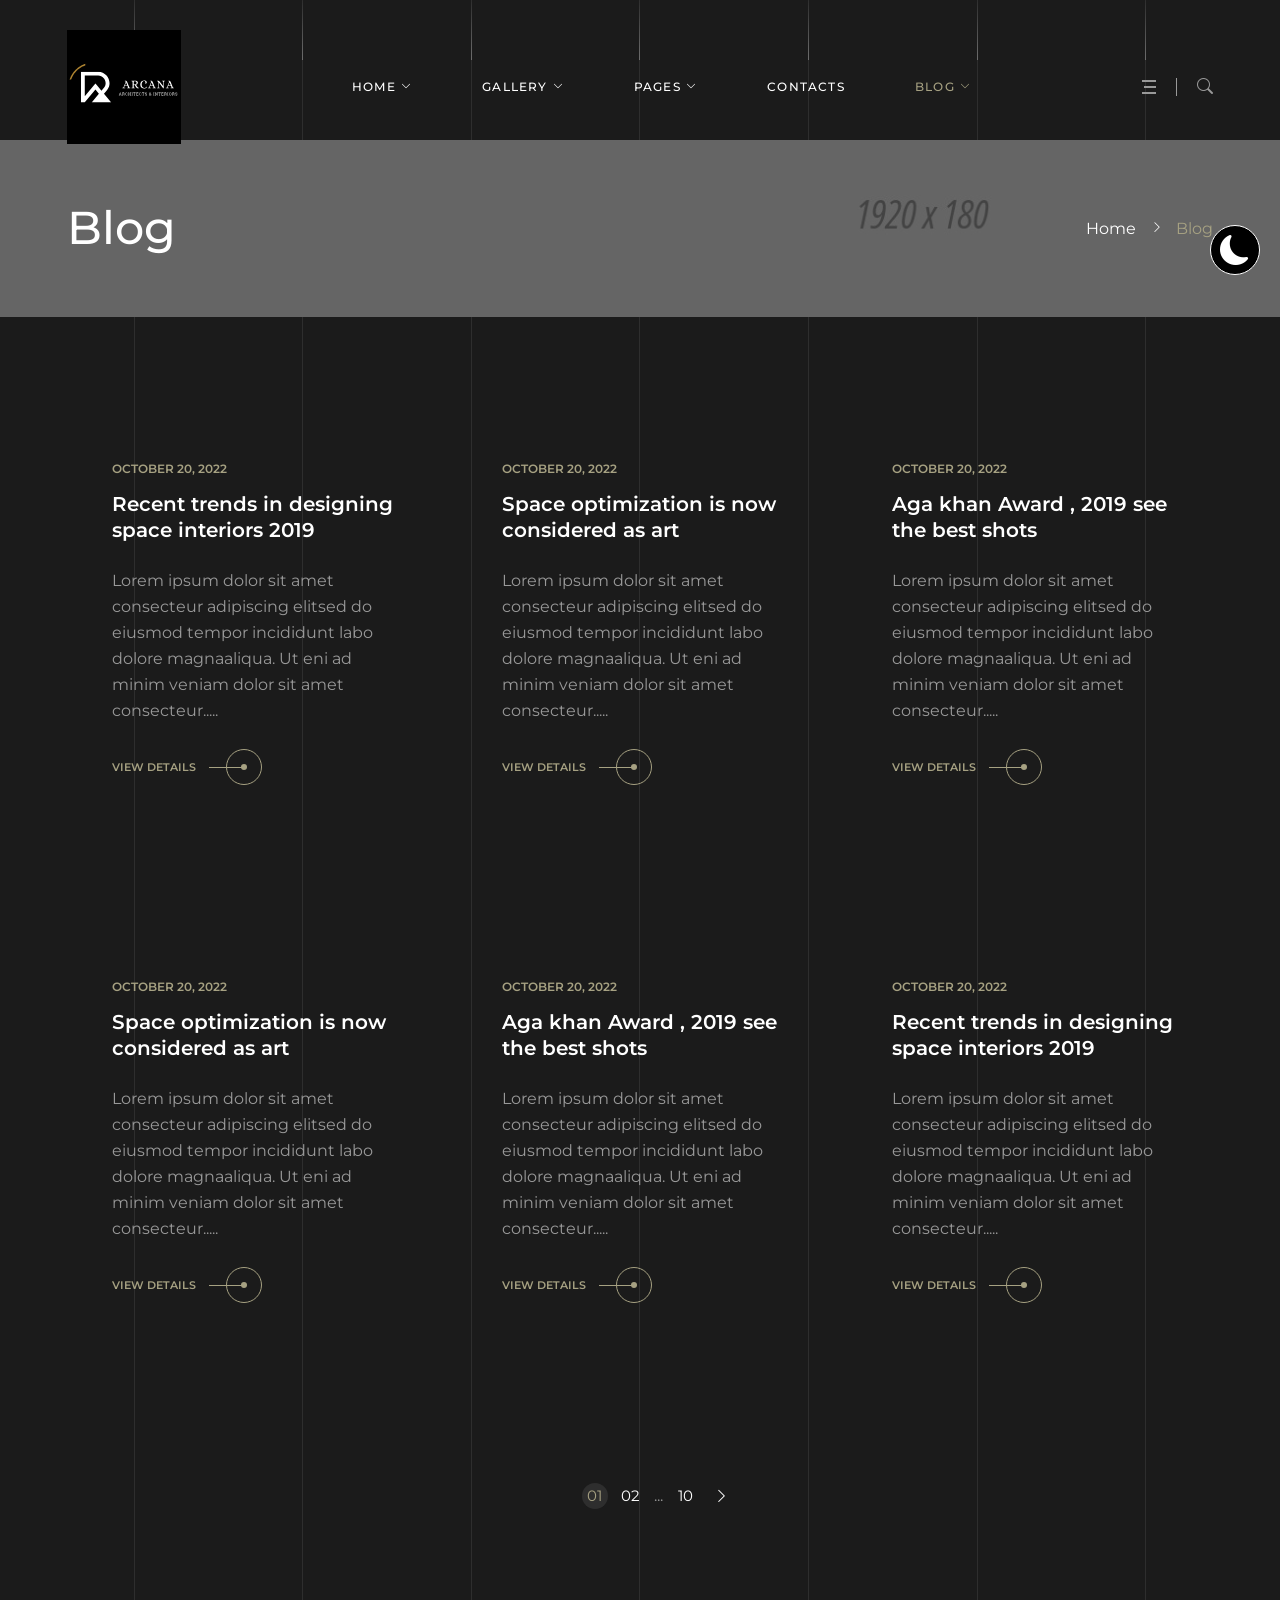
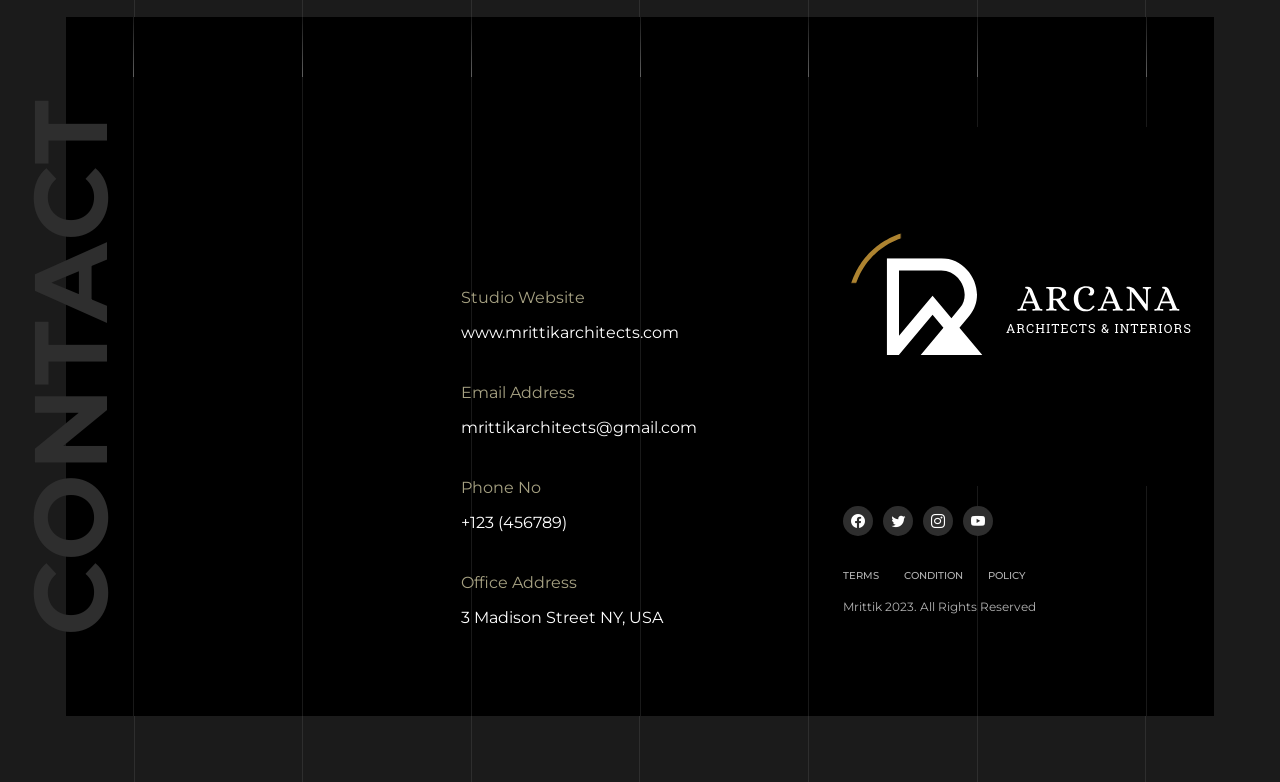
<file: blog.html>
<!DOCTYPE html>
<html lang="zxx">
    <head>
        <!-- Meta Tags -->
        <meta charset="utf-8">
        <meta http-equiv="X-UA-Compatible" content="IE=edge">
        <meta name="viewport" content="width=device-width, initial-scale=1, maximum-scale=1, user-scalable=0">
        <meta name="description" content="Mrittik is a Modern Architecture Theme">
        <meta name="author" content="">

        <!-- Favicon and touch Icons -->
        <link href="../assets/img/favicon.png" rel="shortcut icon" type="image/png">
        <link href="../assets/img/apple-touch-icon.png" rel="apple-touch-icon">
        <link href="../assets/img/apple-touch-icon-72x72.png" rel="apple-touch-icon" sizes="72x72">
        <link href="../assets/img/apple-touch-icon-114x114.png" rel="apple-touch-icon" sizes="114x114">
        <link href="../assets/img/apple-touch-icon-144x144.png" rel="apple-touch-icon" sizes="144x144">

        <!-- Page Title -->
        <title>Mrittik  - Modern Architecture Theme</title>    
        
        <!-- Styles Include -->
        <link rel="stylesheet" href="../assets/css/style.css">
        
    </head>


    <body class="bg-dark">
        

        <!-- Preloader -->
        <div id="preloader">
			<div class="preloader-inner">
				<div class="spinner"></div>
				<div class="loading-text">
					<span data-preloader-text="M" class="characters">M</span>
					
					<span data-preloader-text="R" class="characters">R</span>
					
					<span data-preloader-text="I" class="characters">I</span>
					
					<span data-preloader-text="T" class="characters">T</span>
					
					<span data-preloader-text="T" class="characters">T</span>

					<span data-preloader-text="I" class="characters">I</span>

					<span data-preloader-text="K" class="characters">K</span>
				</div>
			</div>
		</div>

        

        <!-- Color Mode Switcher -->
		<div id="mode_switcher">
			<span><i class="bi bi-moon-fill"></i></span>	
		</div>        

        <!-- Cursor Effect -->
        <div class="pointer bnz-pointer" id="bnz-pointer"></div>

        <!-- Header -->
		<header class="header">				
            <div class="container">
                <div class="header_inner d-flex align-items-center justify-content-between">
                    <div class="logo">
                        <a href="index.html" class="light_logo"><img src="../assets/img/logo-light.svg" alt="logo"></a>
                        <a href="index.html" class="dark_logo"><img src="../assets/img/logo-dark.svg" alt="logo"></a>
                    </div>

                    
                    <div class="mainnav d-none d-lg-block">
                        <ul class="main_menu">
                            <li class="menu-item menu-item-has-children"><a href="index.html">Home</a>
                                <ul class="sub-menu">
                                    <li class="menu-item"><a href="index.html">Home One</a></li>
                                    <li class="menu-item"><a href="index-2.html">Home Two</a></li>
                                    <li class="menu-item"><a href="index-3.html">Home Three</a></li>
                                    <li class="menu-item"><a href="index-4.html">Home Four</a></li>
                                    <li class="menu-item"><a href="index-5.html">Home Five</a></li>
                                    <li class="menu-item"><a href="index-6.html">Home Six</a></li>
                                    <li class="menu-item"><a href="index-7.html">Home Seven</a></li>
                                </ul>
                            </li>
                            <li class="menu-item menu-item-has-children"><a href="#">Gallery</a>
                                <ul class="sub-menu">
                                    <li class="menu-item"><a href="project-1.html">Projects One</a></li>
                                    <li class="menu-item"><a href="project-2.html">Projects Two</a></li>
                                    <li class="menu-item"><a href="project-3.html">Peojects Three</a></li>
                                    <li class="menu-item"><a href="project-details.html">Peoject Details</a></li>
                                    <li class="menu-item"><a href="project-details-2.html">Peoject Details Two</a></li>
                                </ul>
                            </li>
                            
                            <li class="menu-item menu-item-has-children"><a href="#">Pages</a>
                                <ul class="sub-menu">
                                    <li class="menu-item"><a href="about.html">About Us</a></li>
                                    <li class="menu-item menu-item-has-children"><a href="#">Team</a>
                                        <ul class="sub-menu">
                                            <li class="menu-item"><a href="team.html">Our Team</a></li>
                                            <li class="menu-item"><a href="team-details.html">Team Details</a></li>
                                        </ul>
                                    </li>
                                    <li class="menu-item menu-item-has-children"><a href="#">Services</a>
                                        <ul class="sub-menu">
                                            <li class="menu-item"><a href="service-1.html">Service One</a></li>
                                            <li class="menu-item"><a href="service-2.html">Service Two</a></li>
                                            <li class="menu-item"><a href="service-details.html">Service Details</a></li>
                                        </ul>
                                    </li>                              
                                    <li class="menu-item menu-item-has-children"><a href="#">Shop</a>
                                        <ul class="sub-menu">
                                            <li class="menu-item"><a href="shop-1.html">Shop One</a></li>
                                            <li class="menu-item"><a href="shop-2.html">Shop Two</a></li>
                                            <li class="menu-item"><a href="shop-3.html">Shop Three</a></li>
                                            <li class="menu-item"><a href="shop-product.html">Product Details</a></li>
                                            <li class="menu-item"><a href="shop-cart.html">Shop Cart</a></li>
                                            <li class="menu-item"><a href="shop-checkout.html">Checkout</a></li>
                                            <li class="menu-item"><a href="login.html">Login</a></li>
                                        </ul>
                                    </li>
                                    <li class="menu-item"><a href="404.html">404 Page</a></li>
                                    <li class="menu-item"><a href="coming-soon.html">Coming Soon</a></li>
                                </ul>
                            </li>
                            <li class="menu-item"><a href="contact.html">Contacts</a></li>
                            <li class="menu-item menu-item-has-children active"><a href="#">Blog</a>
                                <ul class="sub-menu">
                                    <li class="menu-item active"><a href="blog.html">Blog</a></li>
                                    <li class="menu-item"><a href="blog-details.html">Blog Details</a></li>
                                </ul>
                            </li>
                        </ul>
                    </div>
                    <div class="header_right_part d-flex align-items-center">
                        <button class="aside_open">
                            <span class="line"></span>
                            <span class="line"></span>
                            <span class="line"></span>
                        </button>
                        <div class="header_search">								
                            <button type="submit" class="form-control-submit"><i class="bi bi-search"></i></button>
                        </div>
                        <div class="open_search">
                            <form class="search_form" action="search.php">
                                <input type="text" name="search" class="keyword form-control" placeholder="Search...">
                                <button type="submit" class="form-control-submit"><i class="bi bi-search"></i></button>
                            </form>
                        </div>							
                        <button class="ma5menu__toggle d-lg-none d-block" type="button">
                            <i class="bi bi-list"></i>
                        </button>
                    </div>
                </div>
			</div>
		</header>

        <div class="aside_info_wrapper">
			<button class="aside_close"><i class="bi bi-x-lg"></i></button>
			<div class="aside_logo">
                <a href="index.html" class="light_logo"><img src="../assets/img/logo-light-lg.svg" alt="logo"></a>
                <a href="index.html" class="dark_logo"><img src="../assets/img/logo-dark-lg.svg" alt="logo"></a>
            </div>
			<div class="aside_info_inner">
                <p>Mrittik Architects is a full-service design firm providing architecture architecture.</p>
                
                <div class="aside_info_inner_box">
                    <h5>Contact Info</h5>
                    <p>+123 456 789 33</p>
                    <p>3 Madison Street, NY <br> United States of America</p>
                    <p>mrittikarch@gmail.com</p>

                    <h5>Office Address</h5>
                    <p>+Time Square, New York <br> USA, 3454</p>
                </div>
                <div class="social_sites">
                    <ul class="d-flex align-items-center justify-content-center">
                        <li><a href="#"><i class="bi bi-facebook"></i></a></li>
                        <li><a href="#"><i class="bi bi-twitter"></i></a></li>
                        <li><a href="#"><i class="bi bi-instagram"></i></a></li>
                        <li><a href="#"><i class="bi bi-youtube"></i></a></li>
                    </ul>
                </div>
			</div>
		</div>

		<!-- Page Header -->
        <div class="page_header">
            <div class="page_header_inner">
                <div class="container">
                    <div class="page_header_content d-flex align-items-center justify-content-between">
                        <h2 class="heading">Blog</h2>
                        <ul class="breadcrumb d-flex align-items-center">
                            <li><a href="index.html">Home</a></li>
                            <li class="active">Blog</li>
                        </ul>
                    </div>
                </div>
            </div>        
        </div>

        
        <!-- Main Wrapper-->
        <main class="wrapper">
            <!-- Scroll Progress -->
            
            <section class="blog">
                <div class="container">
                    <div class="row">
                        <div class="col-lg-4 col-md-6">
                            <div class="blog_post">
                                <img src="../assets/img/blog/1.jpg" alt="img">
                                <div class="blog_content">                                    
                                    <h2 class="post-count">01</h2>
                                    <div class="meta">
                                        <time class="text-olive" datetime="2022-10-20">OCTOBER 20, 2022</time>
                                    </div>
                                    <h5><a href="blog-details.html" class="text-white">Recent trends in designing space interiors 2019</a></h5>
                                    <p>Lorem ipsum dolor sit amet consecteur adipiscing elitsed do eiusmod tempor incididunt labo dolore magnaaliqua. Ut eni ad minim veniam dolor sit amet consecteur.....</p>
                                    <div class="details_link"><a href="blog-details.html"><span class="link_text">View Details</span> <span class="link_icon"><span class="line"></span> <span class="circle"><span class="dot"></span></span></span></a></div>
                                </div>
                            </div>
                        </div>
                        <div class="col-lg-4 col-md-6">
                            <div class="blog_post">
                                <img src="../assets/img/blog/2.jpg" alt="img">
                                <div class="blog_content">                                    
                                    <h2 class="post-count">02</h2>
                                    <div class="meta">
                                        <time class="text-olive" datetime="2022-10-20">OCTOBER 20, 2022</time>
                                    </div>
                                    <h5><a href="blog-details.html" class="text-white">Space optimization is now considered as art</a></h5>
                                    <p>Lorem ipsum dolor sit amet consecteur adipiscing elitsed do eiusmod tempor incididunt labo dolore magnaaliqua. Ut eni ad minim veniam dolor sit amet consecteur.....</p>
                                    <div class="details_link"><a href="blog-details.html"><span class="link_text">View Details</span> <span class="link_icon"><span class="line"></span> <span class="circle"><span class="dot"></span></span></span></a></div>
                                </div>
                            </div>
                        </div>
                        <div class="col-lg-4 col-md-6">
                            <div class="blog_post">
                                <img src="../assets/img/blog/3.jpg" alt="img">
                                <div class="blog_content">                                    
                                    <h2 class="post-count">03</h2>
                                    <div class="meta">
                                        <time class="text-olive" datetime="2022-10-20">OCTOBER 20, 2022</time>
                                    </div>
                                    <h5><a href="blog-details.html" class="text-white">Aga khan Award , 2019 see the best shots</a></h5>
                                    <p>Lorem ipsum dolor sit amet consecteur adipiscing elitsed do eiusmod tempor incididunt labo dolore magnaaliqua. Ut eni ad minim veniam dolor sit amet consecteur.....</p>
                                    <div class="details_link"><a href="blog-details.html"><span class="link_text">View Details</span> <span class="link_icon"><span class="line"></span> <span class="circle"><span class="dot"></span></span></span></a></div>
                                </div>
                            </div>
                        </div>
                        <div class="col-lg-4 col-md-6">
                            <div class="blog_post">
                                <img src="../assets/img/blog/4.jpg" alt="img">
                                <div class="blog_content">                                    
                                    <h2 class="post-count">04</h2>
                                    <div class="meta">
                                        <time class="text-olive" datetime="2022-10-20">OCTOBER 20, 2022</time>
                                    </div>
                                    <h5><a href="blog-details.html" class="text-white">Space optimization is now considered as art</a></h5>
                                    <p>Lorem ipsum dolor sit amet consecteur adipiscing elitsed do eiusmod tempor incididunt labo dolore magnaaliqua. Ut eni ad minim veniam dolor sit amet consecteur.....</p>
                                    <div class="details_link"><a href="blog-details.html"><span class="link_text">View Details</span> <span class="link_icon"><span class="line"></span> <span class="circle"><span class="dot"></span></span></span></a></div>
                                </div>
                            </div>
                        </div>
                        <div class="col-lg-4 col-md-6">
                            <div class="blog_post">
                                <img src="../assets/img/blog/5.jpg" alt="img">
                                <div class="blog_content">                                    
                                    <h2 class="post-count">05</h2>
                                    <div class="meta">
                                        <time class="text-olive" datetime="2022-10-20">OCTOBER 20, 2022</time>
                                    </div>
                                    <h5><a href="blog-details.html" class="text-white">Aga khan Award , 2019 see the best shots</a></h5>
                                    <p>Lorem ipsum dolor sit amet consecteur adipiscing elitsed do eiusmod tempor incididunt labo dolore magnaaliqua. Ut eni ad minim veniam dolor sit amet consecteur.....</p>
                                    <div class="details_link"><a href="blog-details.html"><span class="link_text">View Details</span> <span class="link_icon"><span class="line"></span> <span class="circle"><span class="dot"></span></span></span></a></div>
                                </div>
                            </div>
                        </div>
                        <div class="col-lg-4 col-md-6">
                            <div class="blog_post">
                                <img src="../assets/img/blog/6.jpg" alt="img">
                                <div class="blog_content">                                    
                                    <h2 class="post-count">06</h2>
                                    <div class="meta">
                                        <time class="text-olive" datetime="2022-10-20">OCTOBER 20, 2022</time>
                                    </div>
                                    <h5><a href="blog-details.html" class="text-white">Recent trends in designing space interiors 2019</a></h5>
                                    <p>Lorem ipsum dolor sit amet consecteur adipiscing elitsed do eiusmod tempor incididunt labo dolore magnaaliqua. Ut eni ad minim veniam dolor sit amet consecteur.....</p>
                                    <div class="details_link"><a href="blog-details.html"><span class="link_text">View Details</span> <span class="link_icon"><span class="line"></span> <span class="circle"><span class="dot"></span></span></span></a></div>
                                </div>
                            </div>
                        </div>
                    </div>
                    <div class="pagination-div">
                        <ul class="pagination">
                            <li><a href="#"><i class="ion-chevron-left"></i></a></li>
                            <li><a class="page-number current" href="#">01</a></li>
                            <li><a class="page-number" href="#">02</a></li>
                            <li>...</li>
                            <li><a class="page-number" href="#">10</a></li>
                            <li><a href="#"><i class="bi bi-chevron-right"></i></a></li>
                        </ul>
                    </div>
                </div>
            </section>

        </main>

        <!-- Footer-->
        <footer class="footer bg-dark-100 box_padding">
            <div class="footer_inner bg-black" data-aos="zoom-in" data-aos-duration="1000">
                <div class="container">
                    <div class="row align-items-end">
                        <div class="col-lg-4 col-md-2 col-sm-2">
                            <div class="section-header" data-aos="fade-right" data-aos-duration="1000">
                                <h2>Contact</h2>
                            </div>
                        </div>
                        <div class="col-lg-4 col-md-5 col-sm-5">
                            <div class="communication">
                                <div class="info_body" data-aos="fade-up" data-aos-duration="500">
                                    <h6>Studio Website</h6>
                                    <h5>www.mrittikarchitects.com</h5>
                                </div>
                                <div class="info_body" data-aos="fade-up" data-aos-duration="700">
                                    <h6>Email Address</h6>
                                    <h5>mrittikarchitects@gmail.com</h5>
                                </div>
                                <div class="info_body" data-aos="fade-up" data-aos-duration="900">
                                    <h6>Phone No</h6>
                                    <h5>+123 (456789)</h5>
                                </div>
                                <div class="info_body" data-aos="fade-up" data-aos-duration="1100">
                                    <h6>Office Address</h6>
                                    <h5>3 Madison Street NY, USA</h5>
                                </div>
                            </div>
                        </div>
                        <div class="col-lg-4 col-md-5 col-sm-5">
                            <div class="footer_elements d-flex align-items-center justify-content-end">
                                <div class="footer_elements_inner">
                                    <div class="footer_logo" data-aos="fade-up" data-aos-duration="500">
                                        <a href="index.html" class="light_logo"><img src="../assets/img/logo-light.svg" alt="logo"></a>
                                    </div>
                                    <div class="footer_social">
                                        <ul class="social_list">
                                            <li class="facebook" data-aos="fade-up" data-aos-duration="500"><a href="#"><i class="bi bi-facebook"></i></a></li>
                                            <li class="twitter" data-aos="fade-up" data-aos-duration="700"><a href="#"><i class="bi bi-twitter"></i></a></li>
                                            <li class="instagram" data-aos="fade-up" data-aos-duration="900"><a href="#"><i class="bi bi-instagram"></i></a></li>
                                            <li class="youbetube" data-aos="fade-up" data-aos-duration="1100"><a href="#"><i class="bi bi-youtube"></i></a></li>
                                        </ul>
                                    </div>
                                    <div class="terms_condition">
                                        <ul>
                                            <li data-aos="fade-up" data-aos-duration="1300"><a href="#">Terms</a></li>
                                            <li data-aos="fade-up" data-aos-duration="1500"><a href="#">Condition</a></li>
                                            <li data-aos="fade-up" data-aos-duration="1700"><a href="#">Policy</a></li>
                                        </ul>
                                    </div>
                                    <div class="copyright" data-aos="fade-up" data-aos-duration="2000">
                                        <p>Mrittik 2023. All Rights Reserved</p>
                                    </div>
                                </div>
                            </div>
                        </div>
                    </div>
                </div>
                

                <!-- Section Grid Lines -->
                <ul class="grid_lines d-none d-md-flex justify-content-between">
                    <li class="grid_line"></li>
                    <li class="grid_line"></li>
                    <li class="grid_line"></li>
                    <li class="grid_line"></li>
                    <li class="grid_line"></li>
                    <li class="grid_line"></li>
                    <li class="grid_line"></li>
                </ul>
            </div>
        </footer>

        <div class="totop">
            <a href="#">UP</a>
        </div>

        <!-- Page Grid Lines -->
        <ul class="grid_lines d-none d-md-flex justify-content-between">
            <li class="grid_line"></li>
            <li class="grid_line"></li>
            <li class="grid_line"></li>
            <li class="grid_line"></li>
            <li class="grid_line"></li>
            <li class="grid_line"></li>
            <li class="grid_line"></li>
        </ul>


        <!-- Core JS -->
        <script src="../assets/js/jquery-3.6.0.min.js"></script>
        <script src="../assets/js/bootstrap.bundle.min.js"></script>

        <!-- Side Menu -->
        <script src="../plugins/menu/ma5-menu.min.js"></script>
        
        <!-- Swiper for Slider Type -->
        <script src="../plugins/swiper/swiper-bundle.min.js"></script>
        
        

        <!-- Cursor Effect -->
        <script src="../plugins/cursor-effect/cursor-effect.js"></script>
        
        <!-- Select2 -->
        <script src="../plugins/select2/js/select2.min.js"></script>
        
        <!-- AOS effect JS -->
        <script src="../plugins/aos/aos.js"></script>
        
        <!-- Theme Custom JS -->
        <script src="../assets/js/theme.js"></script>
    </body>
</html>
</file>
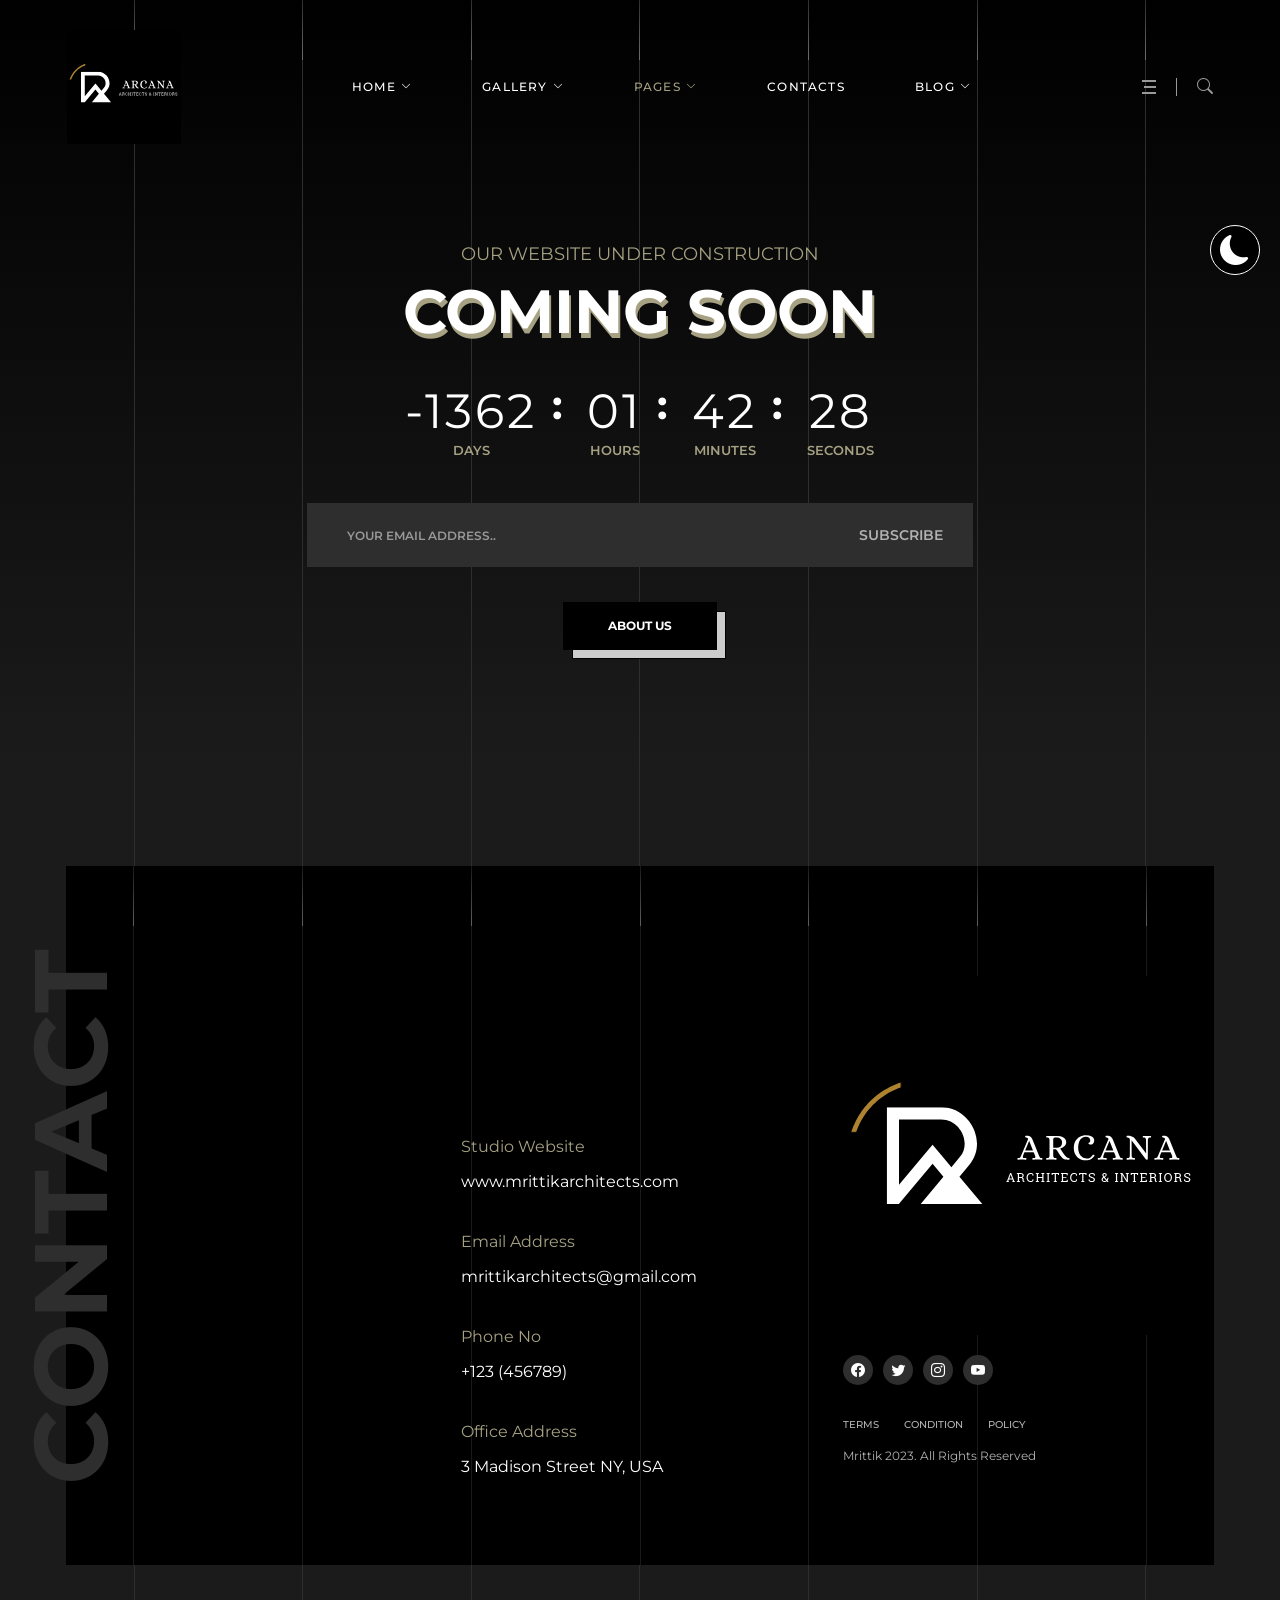
<file: coming-soon.html>
<!DOCTYPE html>
<html lang="zxx">
    <head>
        <!-- Meta Tags -->
        <meta charset="utf-8">
        <meta http-equiv="X-UA-Compatible" content="IE=edge">
        <meta name="viewport" content="width=device-width, initial-scale=1, maximum-scale=1, user-scalable=0">
        <meta name="description" content="Mrittik is a Modern Architecture Theme">
        <meta name="author" content="">

        <!-- Favicon and touch Icons -->
        <link href="../assets/img/favicon.png" rel="shortcut icon" type="image/png">
        <link href="../assets/img/apple-touch-icon.png" rel="apple-touch-icon">
        <link href="../assets/img/apple-touch-icon-72x72.png" rel="apple-touch-icon" sizes="72x72">
        <link href="../assets/img/apple-touch-icon-114x114.png" rel="apple-touch-icon" sizes="114x114">
        <link href="../assets/img/apple-touch-icon-144x144.png" rel="apple-touch-icon" sizes="144x144">

        <!-- Page Title -->
        <title>Mrittik  - Modern Architecture Theme</title>    
        
        <!-- Styles Include -->
        <link rel="stylesheet" href="../assets/css/style.css">
        
    </head>


    <body class="bg-dark">
        
        <!-- Preloader -->
        <div id="preloader">
			<div class="preloader-inner">
				<div class="spinner"></div>
				<div class="loading-text">
					<span data-preloader-text="M" class="characters">M</span>
					
					<span data-preloader-text="R" class="characters">R</span>
					
					<span data-preloader-text="I" class="characters">I</span>
					
					<span data-preloader-text="T" class="characters">T</span>
					
					<span data-preloader-text="T" class="characters">T</span>

					<span data-preloader-text="I" class="characters">I</span>

					<span data-preloader-text="K" class="characters">K</span>
				</div>
			</div>
		</div>

        

        <!-- Color Mode Switcher -->
		<div id="mode_switcher">
			<span><i class="bi bi-moon-fill"></i></span>	
		</div>        

        <!-- Cursor Effect -->
        <div class="pointer bnz-pointer" id="bnz-pointer"></div>

        <!-- Header -->
		<header class="header">				
            <div class="container">
                <div class="header_inner d-flex align-items-center justify-content-between">
                    <div class="logo">
                        <a href="index.html" class="light_logo"><img src="../assets/img/logo-light.svg" alt="logo"></a>
                        <a href="index.html" class="dark_logo"><img src="../assets/img/logo-dark.svg" alt="logo"></a>
                    </div>

                    
                    <div class="mainnav d-none d-lg-block">
                        <ul class="main_menu">
                            <li class="menu-item menu-item-has-children"><a href="index.html">Home</a>
                                <ul class="sub-menu">
                                    <li class="menu-item"><a href="index.html">Home One</a></li>
                                    <li class="menu-item"><a href="index-2.html">Home Two</a></li>
                                    <li class="menu-item"><a href="index-3.html">Home Three</a></li>
                                    <li class="menu-item"><a href="index-4.html">Home Four</a></li>
                                    <li class="menu-item"><a href="index-5.html">Home Five</a></li>
                                    <li class="menu-item"><a href="index-6.html">Home Six</a></li>
                                    <li class="menu-item"><a href="index-7.html">Home Seven</a></li>
                                </ul>
                            </li>
                            <li class="menu-item menu-item-has-children"><a href="#">Gallery</a>
                                <ul class="sub-menu">
                                    <li class="menu-item"><a href="project-1.html">Projects One</a></li>
                                    <li class="menu-item"><a href="project-2.html">Projects Two</a></li>
                                    <li class="menu-item"><a href="project-3.html">Peojects Three</a></li>
                                    <li class="menu-item"><a href="project-details.html">Peoject Details</a></li>
                                    <li class="menu-item"><a href="project-details-2.html">Peoject Details Two</a></li>
                                </ul>
                            </li>
                            
                            <li class="menu-item menu-item-has-children active"><a href="#">Pages</a>
                                <ul class="sub-menu">
                                    <li class="menu-item"><a href="about.html">About Us</a></li>
                                    <li class="menu-item menu-item-has-children"><a href="#">Team</a>
                                        <ul class="sub-menu">
                                            <li class="menu-item"><a href="team.html">Our Team</a></li>
                                            <li class="menu-item"><a href="team-details.html">Team Details</a></li>
                                        </ul>
                                    </li>
                                    <li class="menu-item menu-item-has-children"><a href="#">Services</a>
                                        <ul class="sub-menu">
                                            <li class="menu-item"><a href="service-1.html">Service One</a></li>
                                            <li class="menu-item"><a href="service-2.html">Service Two</a></li>
                                            <li class="menu-item"><a href="service-details.html">Service Details</a></li>
                                        </ul>
                                    </li>                              
                                    <li class="menu-item menu-item-has-children"><a href="#">Shop</a>
                                        <ul class="sub-menu">
                                            <li class="menu-item"><a href="shop-1.html">Shop One</a></li>
                                            <li class="menu-item"><a href="shop-2.html">Shop Two</a></li>
                                            <li class="menu-item"><a href="shop-3.html">Shop Three</a></li>
                                            <li class="menu-item"><a href="shop-product.html">Product Details</a></li>
                                            <li class="menu-item"><a href="shop-cart.html">Shop Cart</a></li>
                                            <li class="menu-item"><a href="shop-checkout.html">Checkout</a></li>
                                            <li class="menu-item"><a href="login.html">Login</a></li>
                                        </ul>
                                    </li>
                                    <li class="menu-item"><a href="404.html">404 Page</a></li>
                                    <li class="menu-item active"><a href="coming-soon.html">Coming Soon</a></li>
                                </ul>
                            </li>
                            <li class="menu-item"><a href="contact.html">Contacts</a></li>
                            <li class="menu-item menu-item-has-children"><a href="#">Blog</a>
                                <ul class="sub-menu">
                                    <li class="menu-item"><a href="blog.html">Blog</a></li>
                                    <li class="menu-item"><a href="blog-details.html">Blog Details</a></li>
                                </ul>
                            </li>
                        </ul>
                    </div>
                    <div class="header_right_part d-flex align-items-center">
                        <button class="aside_open">
                            <span class="line"></span>
                            <span class="line"></span>
                            <span class="line"></span>
                        </button>
                        <div class="header_search">								
                            <button type="submit" class="form-control-submit"><i class="bi bi-search"></i></button>
                        </div>
                        <div class="open_search">
                            <form class="search_form" action="search.php">
                                <input type="text" name="search" class="keyword form-control" placeholder="Search..." >
                                <button type="submit" class="form-control-submit"><i class="bi bi-search"></i></button>
                            </form>
                        </div>							
                        <button class="ma5menu__toggle d-lg-none d-block" type="button">
                            <i class="bi bi-list"></i>
                        </button>
                    </div>
                </div>
			</div>
		</header>

        <div class="aside_info_wrapper">
			<button class="aside_close"><i class="bi bi-x-lg"></i></button>
            <div class="aside_logo">
                <a href="index.html" class="light_logo"><img src="../assets/img/logo-light-lg.svg" alt="logo"></a>
                <a href="index.html" class="dark_logo"><img src="../assets/img/logo-dark-lg.svg" alt="logo"></a>
            </div>
			<div class="aside_info_inner">
                <p>Mrittik Architects is a full-service design firm providing architecture architecture.</p>
                
                <div class="aside_info_inner_box">
                    <h5>Contact Info</h5>
                    <p>+123 456 789 33</p>
                    <p>3 Madison Street, NY <br> United States of America</p>
                    <p>mrittikarch@gmail.com</p>

                    <h5>Office Address</h5>
                    <p>+Time Square, New York <br> USA, 3454</p>
                </div>
                <div class="social_sites">
                    <ul class="d-flex align-items-center justify-content-center">
                        <li><a href="#"><i class="bi bi-facebook"></i></a></li>
                        <li><a href="#"><i class="bi bi-twitter"></i></a></li>
                        <li><a href="#"><i class="bi bi-instagram"></i></a></li>
                        <li><a href="#"><i class="bi bi-youtube"></i></a></li>
                    </ul>
                </div>
			</div>
		</div>
        
		<!-- Page Header -->
        <div class="header-layer-bg"></div>

		<main class="wrapper">
			<section class="under-construction-page">
                <div class="container">
                    <div class="row">
                        <div class="col col-lg-10 offset-lg-1">
                            <div class="under-construction-content text-center">
                                <p>Our Website Under Construction</p>
                                <div class="heading">Coming Soon</div>
                                <div id="countdown">
                                    <ul>
                                        <li><span id="days"></span>days</li>
                                        <li><span id="hours"></span>Hours</li>
                                        <li><span id="minutes"></span>Minutes</li>
                                        <li><span id="seconds"></span>Seconds</li>
                                    </ul>
                                </div>
                                
                                <form class="search_form" action="search.php">
                                    <input type="email" name="email" class="keyword form-control" placeholder="Your Email Address.." >
                                    <button type="submit" class="form-control-submit">Subscribe</button>
                                </form>

                                <div class="btn_group">
                                    <a href="about.html" class="btn black">About Us</a>  
                                </div>
                            </div>
                        </div>
                    </div>
                </div>
            </section>
		</main>

		
			
		<!-- Footer-->
        <footer class="footer bg-dark-100 box_padding pd-top">
            <div class="footer_inner bg-black" data-aos="zoom-in" data-aos-duration="1000">
                <div class="container">
                    <div class="row align-items-end">
                        <div class="col-lg-4 col-md-2 col-sm-2">
                            <div class="section-header" data-aos="fade-right" data-aos-duration="1000">
                                <h2>Contact</h2>
                            </div>
                        </div>
                        <div class="col-lg-4 col-md-5 col-sm-5">
                            <div class="communication">
                                <div class="info_body" data-aos="fade-up" data-aos-duration="500">
                                    <h6>Studio Website</h6>
                                    <h5>www.mrittikarchitects.com</h5>
                                </div>
                                <div class="info_body" data-aos="fade-up" data-aos-duration="700">
                                    <h6>Email Address</h6>
                                    <h5>mrittikarchitects@gmail.com</h5>
                                </div>
                                <div class="info_body" data-aos="fade-up" data-aos-duration="900">
                                    <h6>Phone No</h6>
                                    <h5>+123 (456789)</h5>
                                </div>
                                <div class="info_body" data-aos="fade-up" data-aos-duration="1100">
                                    <h6>Office Address</h6>
                                    <h5>3 Madison Street NY, USA</h5>
                                </div>
                            </div>
                        </div>
                        <div class="col-lg-4 col-md-5 col-sm-5">
                            <div class="footer_elements d-flex align-items-center justify-content-end">
                                <div class="footer_elements_inner">
                                    <div class="footer_logo" data-aos="fade-up" data-aos-duration="500">
                                        <a href="index.html" class="light_logo"><img src="../assets/img/logo-light.svg" alt="logo"></a>
                                    </div>
                                    <div class="footer_social">
                                        <ul class="social_list">
                                            <li class="facebook" data-aos="fade-up" data-aos-duration="500"><a href="#"><i class="bi bi-facebook"></i></a></li>
                                            <li class="twitter" data-aos="fade-up" data-aos-duration="700"><a href="#"><i class="bi bi-twitter"></i></a></li>
                                            <li class="instagram" data-aos="fade-up" data-aos-duration="900"><a href="#"><i class="bi bi-instagram"></i></a></li>
                                            <li class="youbetube" data-aos="fade-up" data-aos-duration="1100"><a href="#"><i class="bi bi-youtube"></i></a></li>
                                        </ul>
                                    </div>
                                    <div class="terms_condition">
                                        <ul>
                                            <li data-aos="fade-up" data-aos-duration="1300"><a href="#">Terms</a></li>
                                            <li data-aos="fade-up" data-aos-duration="1500"><a href="#">Condition</a></li>
                                            <li data-aos="fade-up" data-aos-duration="1700"><a href="#">Policy</a></li>
                                        </ul>
                                    </div>
                                    <div class="copyright" data-aos="fade-up" data-aos-duration="2000">
                                        <p>Mrittik 2023. All Rights Reserved</p>
                                    </div>
                                </div>
                            </div>
                        </div>
                    </div>
                </div>
                

                <!-- Section Grid Lines -->
                <ul class="grid_lines d-none d-md-flex justify-content-between">
                    <li class="grid_line"></li>
                    <li class="grid_line"></li>
                    <li class="grid_line"></li>
                    <li class="grid_line"></li>
                    <li class="grid_line"></li>
                    <li class="grid_line"></li>
                    <li class="grid_line"></li>
                </ul>
            </div>
        </footer>

        <div class="totop">
            <a href="#">UP</a>
        </div>

        <!-- Section Grid Lines -->
        <ul class="grid_lines d-none d-md-flex justify-content-between">
            <li class="grid_line"></li>
            <li class="grid_line"></li>
            <li class="grid_line"></li>
            <li class="grid_line"></li>
            <li class="grid_line"></li>
            <li class="grid_line"></li>
            <li class="grid_line"></li>
        </ul>
        

        <!-- Core JS -->
        <script src="../assets/js/jquery-3.6.0.min.js"></script>
        <script src="../plugins/jquery_ui/jquery-ui.1.12.1.min.js"></script>
        <script src="../assets/js/bootstrap.bundle.min.js"></script>

        <!-- Side Menu -->
        <script src="../plugins/menu/ma5-menu.min.js"></script>
        
        <!-- Swiper for Slider Type -->
        <script src="../plugins/swiper/swiper-bundle.min.js"></script>
        
        <!-- Funfacts -->
        <!-- <script src="../assets/js/funfacts.js"></script> -->
        
        <!-- Portfolio -->
        <script src="../plugins/isotope/isotope.pkgd.min.js"></script>
        <script src="../plugins/isotope/imagesloaded.pkgd.min.js"></script>
        <script src="../plugins/isotope/packery-mode.pkgd.js"></script>
        <script src="../plugins/isotope/tilt.jquery.js"></script>
        <!-- <script src="../plugins/isotope/isotope-init.js"></script> -->
        
        

        <!-- Cursor Effect -->
        <script src="../plugins/cursor-effect/cursor-effect.js"></script>
        
        <!-- Select2 -->
        <script src="../plugins/select2/js/select2.min.js"></script>

        <!-- Price Range -->
        <script src="../plugins/price_range/script.js"></script>

        <!-- AOS effect JS -->
        <script src="../plugins/aos/aos.js"></script>

        <script src="../assets/js/countdown.js"></script>
        
        <!-- Theme Custom JS -->
        <script src="../assets/js/theme.js"></script>
    </body>
</html>
</file>
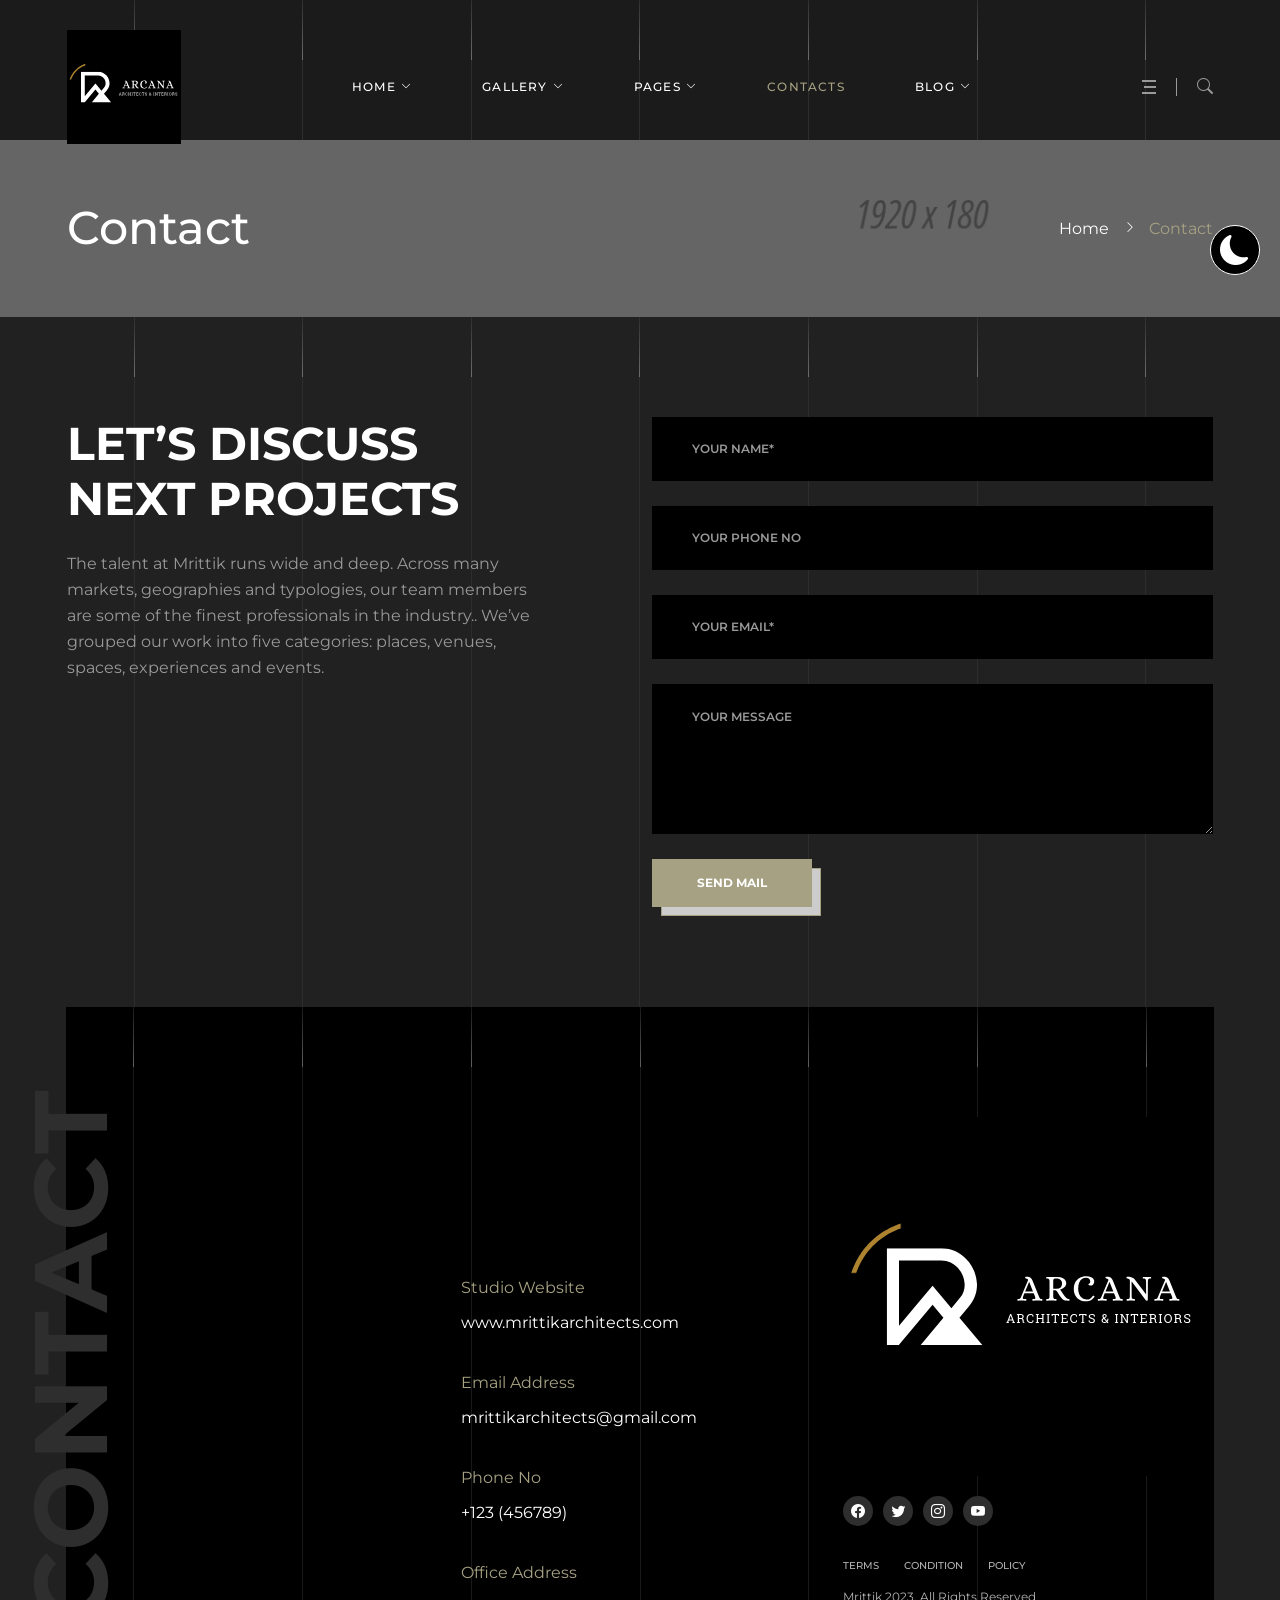
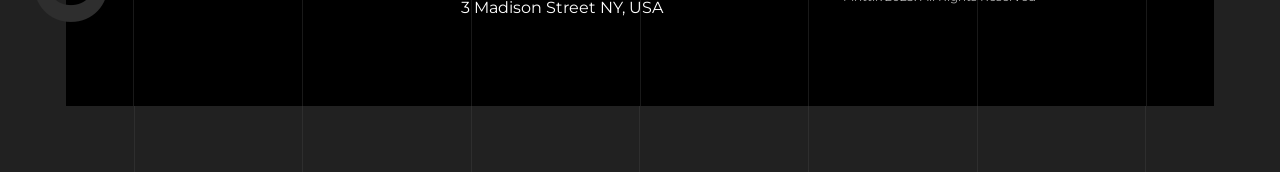
<file: contact.html>
<!DOCTYPE html>
<html lang="zxx">
    <head>
        <!-- Meta Tags -->
        <meta charset="utf-8">
        <meta http-equiv="X-UA-Compatible" content="IE=edge">
        <meta name="viewport" content="width=device-width, initial-scale=1, maximum-scale=1, user-scalable=0">
        <meta name="description" content="Mrittik is a Modern Architecture Theme">
        <meta name="author" content="">

        <!-- Favicon and touch Icons -->
        <link href="./assets/img/favicon.png" rel="shortcut icon" type="image/png">
        <link href="./assets/img/apple-touch-icon.png" rel="apple-touch-icon">
        <link href="./assets/img/apple-touch-icon-72x72.png" rel="apple-touch-icon" sizes="72x72">
        <link href="./assets/img/apple-touch-icon-114x114.png" rel="apple-touch-icon" sizes="114x114">
        <link href="./assets/img/apple-touch-icon-144x144.png" rel="apple-touch-icon" sizes="144x144">

        <!-- Page Title -->
        <title>Mrittik  - Modern Architecture Theme</title>    
        
        <!-- Styles Include -->
        <link rel="stylesheet" href="./assets/css/style.css">
        
    </head>


    <body class="bg-dark">
        

        <!-- Preloader -->
        <div id="preloader">
			<div class="preloader-inner">
				<div class="spinner"></div>
				<div class="loading-text">
					<span data-preloader-text="M" class="characters">M</span>
					
					<span data-preloader-text="R" class="characters">R</span>
					
					<span data-preloader-text="I" class="characters">I</span>
					
					<span data-preloader-text="T" class="characters">T</span>
					
					<span data-preloader-text="T" class="characters">T</span>

					<span data-preloader-text="I" class="characters">I</span>

					<span data-preloader-text="K" class="characters">K</span>
				</div>
			</div>
		</div>

        

        <!-- Color Mode Switcher -->
		<div id="mode_switcher">
			<span><i class="bi bi-moon-fill"></i></span>	
		</div>        

        <!-- Cursor Effect -->
        <div class="pointer bnz-pointer" id="bnz-pointer"></div>

        <!-- Header -->
		<header class="header">				
            <div class="container">
                <div class="header_inner d-flex align-items-center justify-content-between">
                    <div class="logo">
                        <a href="index.html" class="light_logo"><img src="./assets/img/logo-light.svg" alt="logo"></a>
                        <a href="index.html" class="dark_logo"><img src="./assets/img/logo-dark.svg" alt="logo"></a>
                    </div>

                    
                    <div class="mainnav d-none d-lg-block">
                        <ul class="main_menu">
                            <li class="menu-item menu-item-has-children"><a href="index.html">Home</a>
                                <ul class="sub-menu">
                                    <li class="menu-item"><a href="index.html">Home One</a></li>
                                    <li class="menu-item"><a href="index-2.html">Home Two</a></li>
                                    <li class="menu-item"><a href="index-3.html">Home Three</a></li>
                                    <li class="menu-item"><a href="index-4.html">Home Four</a></li>
                                    <li class="menu-item"><a href="index-5.html">Home Five</a></li>
                                    <li class="menu-item"><a href="index-6.html">Home Six</a></li>
                                    <li class="menu-item"><a href="index-7.html">Home Seven</a></li>
                                </ul>
                            </li>
                            <li class="menu-item menu-item-has-children"><a href="#">Gallery</a>
                                <ul class="sub-menu">
                                    <li class="menu-item"><a href="project-1.html">Projects One</a></li>
                                    <li class="menu-item"><a href="project-2.html">Projects Two</a></li>
                                    <li class="menu-item"><a href="project-3.html">Peojects Three</a></li>
                                    <li class="menu-item"><a href="project-details.html">Peoject Details</a></li>
                                    <li class="menu-item"><a href="project-details-2.html">Peoject Details Two</a></li>
                                </ul>
                            </li>
                            
                            <li class="menu-item menu-item-has-children"><a href="#">Pages</a>
                                <ul class="sub-menu">
                                    <li class="menu-item"><a href="about.html">About Us</a></li>
                                    <li class="menu-item menu-item-has-children"><a href="#">Team</a>
                                        <ul class="sub-menu">
                                            <li class="menu-item"><a href="team.html">Our Team</a></li>
                                            <li class="menu-item"><a href="team-details.html">Team Details</a></li>
                                        </ul>
                                    </li>
                                    <li class="menu-item menu-item-has-children"><a href="#">Services</a>
                                        <ul class="sub-menu">
                                            <li class="menu-item"><a href="service-1.html">Service One</a></li>
                                            <li class="menu-item"><a href="service-2.html">Service Two</a></li>
                                            <li class="menu-item"><a href="service-details.html">Service Details</a></li>
                                        </ul>
                                    </li>                              
                                    <li class="menu-item menu-item-has-children"><a href="#">Shop</a>
                                        <ul class="sub-menu">
                                            <li class="menu-item"><a href="shop-1.html">Shop One</a></li>
                                            <li class="menu-item"><a href="shop-2.html">Shop Two</a></li>
                                            <li class="menu-item"><a href="shop-3.html">Shop Three</a></li>
                                            <li class="menu-item"><a href="shop-product.html">Product Details</a></li>
                                            <li class="menu-item"><a href="shop-cart.html">Shop Cart</a></li>
                                            <li class="menu-item"><a href="shop-checkout.html">Checkout</a></li>
                                            <li class="menu-item"><a href="login.html">Login</a></li>
                                        </ul>
                                    </li>
                                    <li class="menu-item"><a href="404.html">404 Page</a></li>
                                    <li class="menu-item"><a href="coming-soon.html">Coming Soon</a></li>
                                </ul>
                            </li>
                            <li class="menu-item active"><a href="contact.html">Contacts</a></li>
                            <li class="menu-item menu-item-has-children"><a href="#">Blog</a>
                                <ul class="sub-menu">
                                    <li class="menu-item"><a href="blog.html">Blog</a></li>
                                    <li class="menu-item"><a href="blog-details.html">Blog Details</a></li>
                                </ul>
                            </li>
                        </ul>
                    </div>
                    <div class="header_right_part d-flex align-items-center">
                        <button class="aside_open">
                            <span class="line"></span>
                            <span class="line"></span>
                            <span class="line"></span>
                        </button>
                        <div class="header_search">								
                            <button type="submit" class="form-control-submit"><i class="bi bi-search"></i></button>
                        </div>
                        <div class="open_search">
                            <form class="search_form" action="search.php">
                                <input type="text" name="search" class="keyword form-control" placeholder="Search...">
                                <button type="submit" class="form-control-submit"><i class="bi bi-search"></i></button>
                            </form>
                        </div>							
                        <button class="ma5menu__toggle d-lg-none d-block" type="button">
                            <i class="bi bi-list"></i>
                        </button>
                    </div>
                </div>
			</div>
		</header>

        <div class="aside_info_wrapper">
			<button class="aside_close"><i class="bi bi-x-lg"></i></button>
			<div class="aside_logo">
                <a href="index.html" class="light_logo"><img src="./assets/img/logo-light-lg.svg" alt="logo"></a>
                <a href="index.html" class="dark_logo"><img src="./assets/img/logo-dark-lg.svg" alt="logo"></a>
            </div>
			<div class="aside_info_inner">
                <p>Mrittik Architects is a full-service design firm providing architecture architecture.</p>
                
                <div class="aside_info_inner_box">
                    <h5>Contact Info</h5>
                    <p>+123 456 789 33</p>
                    <p>3 Madison Street, NY <br> United States of America</p>
                    <p>mrittikarch@gmail.com</p>

                    <h5>Office Address</h5>
                    <p>+Time Square, New York <br> USA, 3454</p>
                </div>
                <div class="social_sites">
                    <ul class="d-flex align-items-center justify-content-center">
                        <li><a href="#"><i class="bi bi-facebook"></i></a></li>
                        <li><a href="#"><i class="bi bi-twitter"></i></a></li>
                        <li><a href="#"><i class="bi bi-instagram"></i></a></li>
                        <li><a href="#"><i class="bi bi-youtube"></i></a></li>
                    </ul>
                </div>
			</div>
		</div>

		<!-- Page Header -->
        <div class="page_header">
            <div class="page_header_inner">
                <div class="container">
                    <div class="page_header_content d-flex align-items-center justify-content-between">
                        <h2 class="heading">Contact</h2>
                        <ul class="breadcrumb d-flex align-items-center">
                            <li><a href="index.html">Home</a></li>
                            <li class="active">Contact</li>
                        </ul>
                    </div>
                </div>
            </div>        
        </div>

        
        <!-- Main Wrapper-->
        <main class="wrapper">
            <!-- <section class="gmap box_padding">
				<div class="gmapbox" data-aos="zoom-in" data-aos-duration="1000">
                    <div id="googleMap" class="map"></div>
                </div>
			</section> -->

            <section class="contact_us bg-dark-200">
                <div class="container">
                    <div class="row justify-content-between">
                        <div class="col-lg-5" data-aos="fade-right" data-aos-duration="1000">
                            <div class="section-header">
                                <h1 class="text-white text-uppercase mb-4">LET’S DISCUSS NEXT PROJECTS</h1>
                                <p class="$gray-600">The talent at Mrittik runs wide and deep. Across many markets, geographies and typologies, our team members are some of the finest professionals in the industry.. We’ve grouped our work into five categories: places, venues, spaces, experiences and events.</p>
                            </div>
                        </div>
                        <div class="col-lg-6" data-aos="fade-left" data-aos-duration="1000">
                            <div class="home_contact">
                                <form action="contact.php" method="POST">
                                    <input class="form-control form-control-lg" name="name" id="name" type="text" placeholder="Your Name*" required aria-label=".form-control-lg example">
                                    <input class="form-control form-control-lg" name="phone" id="phone" type="number" placeholder="Your Phone No" aria-label=".form-control-lg example">
                                    <input class="form-control form-control-lg" name="email" id="email" type="email" placeholder="Your Email*" required aria-label=".form-control-lg example">
                                    <textarea class="form-control pt-4" name="message" id="message" placeholder="Your Message" rows="3"></textarea>
                                    <div class="btn_group">
                                        <button type="submit" class="btn olive">Send Mail</button>  
                                    </div>
                                </form>
                            </div>
                        </div>
                    </div>
                </div>
                
                <!-- Section Grid Lines -->
                <ul class="grid_lines d-none d-md-flex justify-content-between">
                    <li class="grid_line"></li>
                    <li class="grid_line"></li>
                    <li class="grid_line"></li>
                    <li class="grid_line"></li>
                    <li class="grid_line"></li>
                    <li class="grid_line"></li>
                    <li class="grid_line"></li>
                </ul>
            </section>
        </main>

        <!-- Footer-->
        <footer class="footer bg-dark-200 box_padding">
            <div class="footer_inner bg-black" data-aos="zoom-in" data-aos-duration="1000">
                <div class="container">
                    <div class="row align-items-end">
                        <div class="col-lg-4 col-md-2 col-sm-2">
                            <div class="section-header" data-aos="fade-right" data-aos-duration="1000">
                                <h2>Contact</h2>
                            </div>
                        </div>
                        <div class="col-lg-4 col-md-5 col-sm-5">
                            <div class="communication">
                                <div class="info_body" data-aos="fade-up" data-aos-duration="500">
                                    <h6>Studio Website</h6>
                                    <h5>www.mrittikarchitects.com</h5>
                                </div>
                                <div class="info_body" data-aos="fade-up" data-aos-duration="700">
                                    <h6>Email Address</h6>
                                    <h5>mrittikarchitects@gmail.com</h5>
                                </div>
                                <div class="info_body" data-aos="fade-up" data-aos-duration="900">
                                    <h6>Phone No</h6>
                                    <h5>+123 (456789)</h5>
                                </div>
                                <div class="info_body" data-aos="fade-up" data-aos-duration="1100">
                                    <h6>Office Address</h6>
                                    <h5>3 Madison Street NY, USA</h5>
                                </div>
                            </div>
                        </div>
                        <div class="col-lg-4 col-md-5 col-sm-5">
                            <div class="footer_elements d-flex align-items-center justify-content-end">
                                <div class="footer_elements_inner">
                                    <div class="footer_logo" data-aos="fade-up" data-aos-duration="500">
                                        <a href="index.html" class="light_logo"><img src="./assets/img/logo-light.svg" alt="logo"></a>
                                    </div>
                                    <div class="footer_social">
                                        <ul class="social_list">
                                            <li class="facebook" data-aos="fade-up" data-aos-duration="500"><a href="#"><i class="bi bi-facebook"></i></a></li>
                                            <li class="twitter" data-aos="fade-up" data-aos-duration="700"><a href="#"><i class="bi bi-twitter"></i></a></li>
                                            <li class="instagram" data-aos="fade-up" data-aos-duration="900"><a href="#"><i class="bi bi-instagram"></i></a></li>
                                            <li class="youbetube" data-aos="fade-up" data-aos-duration="1100"><a href="#"><i class="bi bi-youtube"></i></a></li>
                                        </ul>
                                    </div>
                                    <div class="terms_condition">
                                        <ul>
                                            <li data-aos="fade-up" data-aos-duration="1300"><a href="#">Terms</a></li>
                                            <li data-aos="fade-up" data-aos-duration="1500"><a href="#">Condition</a></li>
                                            <li data-aos="fade-up" data-aos-duration="1700"><a href="#">Policy</a></li>
                                        </ul>
                                    </div>
                                    <div class="copyright" data-aos="fade-up" data-aos-duration="2000">
                                        <p>Mrittik 2023. All Rights Reserved</p>
                                    </div>
                                </div>
                            </div>
                        </div>
                    </div>
                </div>
                

                <!-- Section Grid Lines -->
                <ul class="grid_lines d-none d-md-flex justify-content-between">
                    <li class="grid_line"></li>
                    <li class="grid_line"></li>
                    <li class="grid_line"></li>
                    <li class="grid_line"></li>
                    <li class="grid_line"></li>
                    <li class="grid_line"></li>
                    <li class="grid_line"></li>
                </ul>
            </div>
        </footer>

        <div class="totop">
            <a href="#">UP</a>
        </div>

        <!-- Page Grid Lines -->
        <ul class="grid_lines d-none d-md-flex justify-content-between">
            <li class="grid_line"></li>
            <li class="grid_line"></li>
            <li class="grid_line"></li>
            <li class="grid_line"></li>
            <li class="grid_line"></li>
            <li class="grid_line"></li>
            <li class="grid_line"></li>
        </ul>

        <!-- Core JS -->
        <script src="./assets/js/jquery-3.6.0.min.js"></script>
        <script src="./assets/js/bootstrap.bundle.min.js"></script>

        <!-- Side Menu -->
        <script src="./plugins/menu/ma5-menu.min.js"></script>
        
        <!-- Swiper for Slider Type -->
        <script src="./plugins/swiper/swiper-bundle.min.js"></script>
        
        

        <!-- Cursor Effect -->
        <script src="./plugins/cursor-effect/cursor-effect.js"></script>
        
        <!-- Select2 -->
        <script src="./plugins/select2/js/select2.min.js"></script>
        
        <!-- AOS effect JS -->
        <script src="./plugins/aos/aos.js"></script>
        
        <!-- Theme Custom JS -->
        <script src="./assets/js/theme.js"></script>
        
        <!-- Google Map Calling -->
	    <script src="./assets/js/map.js"></script>
        <script src="https://maps.google.com/maps/api/js?key=AIzaSyCUiaBC-cJ0wcEtqCUtoXF3I91o9wS42gQ"></script>
    </body>
</html>
</file>
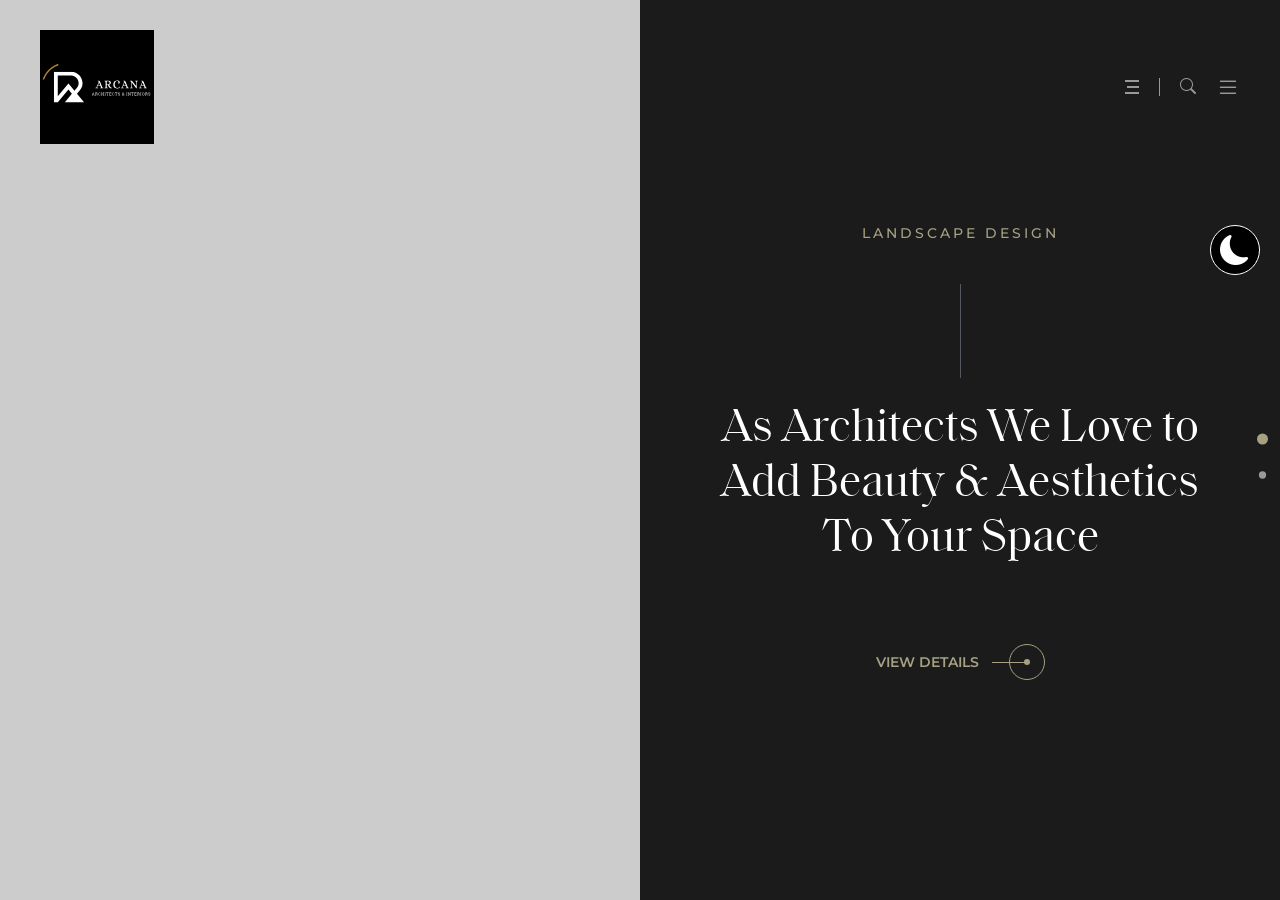
<file: index-2.html>
<!DOCTYPE html>
<html lang="zxx">
    <head>
        <!-- Meta Tags -->
        <meta charset="utf-8">
        <meta http-equiv="X-UA-Compatible" content="IE=edge">
        <meta name="viewport" content="width=device-width, initial-scale=1, maximum-scale=1, user-scalable=0">
        <meta name="description" content="Mrittik is a Modern Architecture Theme">
        <meta name="author" content="">

        <!-- Favicon and touch Icons -->
        <link href="../assets/img/favicon.png" rel="shortcut icon" type="image/png">
        <link href="../assets/img/apple-touch-icon.png" rel="apple-touch-icon">
        <link href="../assets/img/apple-touch-icon-72x72.png" rel="apple-touch-icon" sizes="72x72">
        <link href="../assets/img/apple-touch-icon-114x114.png" rel="apple-touch-icon" sizes="114x114">
        <link href="../assets/img/apple-touch-icon-144x144.png" rel="apple-touch-icon" sizes="144x144">

        <!-- Page Title -->
        <title>Mrittik  - Modern Architecture Theme</title>    
        
        <!-- Styles Include -->
        <link rel="stylesheet" href="../assets/css/style.css">
        
    </head>


    <body class="bg-dark">

        <!-- Preloader -->
        <div id="preloader">
			<div class="preloader-inner">
				<div class="spinner"></div>
				<div class="loading-text">
					<span data-preloader-text="M" class="characters">M</span>
					
					<span data-preloader-text="R" class="characters">R</span>
					
					<span data-preloader-text="I" class="characters">I</span>
					
					<span data-preloader-text="T" class="characters">T</span>
					
					<span data-preloader-text="T" class="characters">T</span>

					<span data-preloader-text="I" class="characters">I</span>

					<span data-preloader-text="K" class="characters">K</span>
				</div>
			</div>
		</div>

        

        <!-- Color Mode Switcher -->
		<div id="mode_switcher">
			<span><i class="bi bi-moon-fill"></i></span>	
		</div>        

        <!-- Cursor Effect -->
        <div class="pointer bnz-pointer" id="bnz-pointer"></div>

        <!-- Header -->
		<header class="header">				
            <div class="container-fluid">
                <div class="header_inner d-flex align-items-center justify-content-between">
                    <div class="logo">
                        <a href="index.html" class="light_logo"><img src="../assets/img/logo-light.svg" alt="logo"></a>
                        <a href="index.html" class="dark_logo"><img src="../assets/img/logo-gray.svg" alt="logo"></a>
                    </div>

                    
                    <div class="mainnav d-none">
                        <ul class="main_menu">
                            <li class="menu-item menu-item-has-children active"><a href="index.html">Home</a>
                                <ul class="sub-menu">
                                    <li class="menu-item"><a href="index.html">Home One</a></li>
                                    <li class="menu-item active"><a href="index-2.html">Home Two</a></li>
                                    <li class="menu-item"><a href="index-3.html">Home Three</a></li>
                                    <li class="menu-item"><a href="index-4.html">Home Four</a></li>
                                    <li class="menu-item"><a href="index-5.html">Home Five</a></li>
                                    <li class="menu-item"><a href="index-6.html">Home Six</a></li>
                                    <li class="menu-item"><a href="index-7.html">Home Seven</a></li>
                                </ul>
                            </li>
                            <li class="menu-item menu-item-has-children"><a href="#">Gallery</a>
                                <ul class="sub-menu">
                                    <li class="menu-item"><a href="project-1.html">Projects One</a></li>
                                    <li class="menu-item"><a href="project-2.html">Projects Two</a></li>
                                    <li class="menu-item"><a href="project-3.html">Peojects Three</a></li>
                                    <li class="menu-item"><a href="project-details.html">Peoject Details</a></li>
                                    <li class="menu-item"><a href="project-details-2.html">Peoject Details Two</a></li>
                                </ul>
                            </li>
                            
                            <li class="menu-item menu-item-has-children"><a href="#">Pages</a>
                                <ul class="sub-menu">
                                    <li class="menu-item"><a href="about.html">About Us</a></li>
                                    <li class="menu-item menu-item-has-children"><a href="#">Team</a>
                                        <ul class="sub-menu">
                                            <li class="menu-item"><a href="team.html">Our Team</a></li>
                                            <li class="menu-item"><a href="team-details.html">Team Details</a></li>
                                        </ul>
                                    </li>
                                    <li class="menu-item menu-item-has-children"><a href="#">Services</a>
                                        <ul class="sub-menu">
                                            <li class="menu-item"><a href="service-1.html">Service One</a></li>
                                            <li class="menu-item"><a href="service-2.html">Service Two</a></li>
                                            <li class="menu-item"><a href="service-details.html">Service Details</a></li>
                                        </ul>
                                    </li>                              
                                    <li class="menu-item menu-item-has-children"><a href="#">Shop</a>
                                        <ul class="sub-menu">
                                            <li class="menu-item"><a href="shop-1.html">Shop One</a></li>
                                            <li class="menu-item"><a href="shop-2.html">Shop Two</a></li>
                                            <li class="menu-item"><a href="shop-3.html">Shop Three</a></li>
                                            <li class="menu-item"><a href="shop-product.html">Product Details</a></li>
                                            <li class="menu-item"><a href="shop-cart.html">Shop Cart</a></li>
                                            <li class="menu-item"><a href="shop-checkout.html">Checkout</a></li>
                                            <li class="menu-item"><a href="login.html">Login</a></li>
                                        </ul>
                                    </li>
                                    <li class="menu-item"><a href="404.html">404 Page</a></li>
                                    <li class="menu-item"><a href="coming-soon.html">Coming Soon</a></li>
                                </ul>
                            </li>
                            <li class="menu-item"><a href="contact.html">Contacts</a></li>
                            <li class="menu-item menu-item-has-children"><a href="#">Blog</a>
                                <ul class="sub-menu">
                                    <li class="menu-item"><a href="blog.html">Blog</a></li>
                                    <li class="menu-item"><a href="blog-details.html">Blog Details</a></li>
                                </ul>
                            </li>
                        </ul>
                    </div>
                    <div class="header_right_part d-flex align-items-center">
                        <button class="aside_open">
                            <span class="line"></span>
                            <span class="line"></span>
                            <span class="line"></span>
                        </button>
                        <div class="header_search">								
                            <button type="submit" class="form-control-submit"><i class="bi bi-search"></i></button>
                        </div>
                        <div class="open_search">
                            <form class="search_form" action="search.php">
                                <input type="text" name="search" class="keyword form-control" placeholder="Search...">
                                <button type="submit" class="form-control-submit"><i class="bi bi-search"></i></button>
                            </form>
                        </div>							
                        <button class="ma5menu__toggle d-block" type="button">
                            <i class="bi bi-list"></i>
                        </button>
                    </div>
                </div>
			</div>
		</header>

        <div class="aside_info_wrapper">
			<button class="aside_close"><i class="bi bi-x-lg"></i></button>
			<div class="aside_logo">
                <a href="index.html" class="light_logo"><img src="../assets/img/logo-light-lg.svg" alt="logo"></a>
                <a href="index.html" class="dark_logo"><img src="../assets/img/logo-dark-lg.svg" alt="logo"></a>
            </div>
			<div class="aside_info_inner">
                <p>Mrittik Architects is a full-service design firm providing architecture architecture.</p>
                
                <div class="aside_info_inner_box">
                    <h5>Contact Info</h5>
                    <p>+123 456 789 33</p>
                    <p>3 Madison Street, NY <br> United States of America</p>
                    <p>mrittikarch@gmail.com</p>

                    <h5>Office Address</h5>
                    <p>+Time Square, New York <br> USA, 3454</p>
                </div>
                <div class="social_sites">
                    <ul class="d-flex align-items-center justify-content-center">
                        <li><a href="#"><i class="bi bi-facebook"></i></a></li>
                        <li><a href="#"><i class="bi bi-twitter"></i></a></li>
                        <li><a href="#"><i class="bi bi-instagram"></i></a></li>
                        <li><a href="#"><i class="bi bi-youtube"></i></a></li>
                    </ul>
                </div>
			</div>
		</div>
        
        <!-- Main Wrapper-->
        <main class="wrapper">                

            <div class="theme_slider_2 p-0">
                <div class="swiper swiper_theme_slider_2">
                    <div class="swiper-wrapper">
                        <div class="swiper-slide">
                            <div class="slider" style="background-image: url('../assets/img/slider/9.jpg')">
                                <div class="slide_content">
                                    <div class="slide_content_wrapper mb-0 h-100 bg-dark-100">
                                        <div class="slide_content_inner">
                                            <div class="meta m-0">
                                                <div class="text-olive">Landscape Design</div>
                                            </div>
                                            <h4><a href="project-details.html" class="text-white">As Architects We Love to Add Beauty & Aesthetics To Your Space</a></h4>
                                            <div class="details_link">
                                                <a href="blog-details.html">
                                                    <span class="link_text">View Details</span> 
                                                    <span class="link_icon">
                                                        <span class="line"></span> 
                                                        <span class="circle"></span>
                                                        <span class="dot"></span>
                                                    </span>
                                                </a>
                                            </div>
                                        </div>
                                    </div>
                                </div>
                            </div>
                        </div>

                        <div class="swiper-slide">
                            <div class="slider" style="background-image: url('../assets/img/slider/10.jpg')">
                                <div class="slide_content">
                                    <div class="slide_content_wrapper mb-0 h-100 bg-dark-100">
                                        <div class="slide_content_inner">
                                            <div class="meta m-0">
                                                <div class="text-olive">Landscape Design</div>
                                            </div>
                                            <h4><a href="project-details.html" class="text-white">The goal of architects is to contribute to the built environment</a></h4>
                                            <div class="details_link">
                                                <a href="blog-details.html">
                                                    <span class="link_text">View Details</span> 
                                                    <span class="link_icon">
                                                        <span class="line"></span> 
                                                        <span class="circle"></span>
                                                        <span class="dot"></span>
                                                    </span>
                                                </a>
                                            </div>
                                        </div>
                                    </div>
                                </div>
                            </div>
                        </div>

                        <div class="swiper-slide">
                            <div class="slider" style="background-image: url('../assets/img/slider/11.jpg')">
                                <div class="slide_content">
                                    <div class="slide_content_wrapper mb-0 h-100 bg-dark-100">
                                        <div class="slide_content_inner">
                                            <div class="meta m-0">
                                                <div class="text-olive">Landscape Design</div>
                                            </div>
                                            <h4><a href="project-details.html" class="text-white">Great Idea, Well Plan Can Make Safe Future</a></h4>
                                            <div class="details_link">
                                                <a href="blog-details.html">
                                                    <span class="link_text">View Details</span> 
                                                    <span class="link_icon">
                                                        <span class="line"></span> 
                                                        <span class="circle"></span>
                                                        <span class="dot"></span>
                                                    </span>
                                                </a>
                                            </div>
                                        </div>
                                    </div>
                                </div>
                            </div>
                        </div>

                        <div class="swiper-slide">
                            <div class="slider" style="background-image: url('../assets/img/slider/12.jpg')">
                                <div class="slide_content">
                                    <div class="slide_content_wrapper mb-0 h-100 bg-dark-100">
                                        <div class="slide_content_inner">
                                            <div class="meta m-0">
                                                <div class="text-olive">Landscape Design</div>
                                            </div>
                                            <h4><a href="project-details.html" class="text-white">As Architects We Love to Add Beauty & Aesthetics To Your Space</a></h4>
                                            <div class="details_link">
                                                <a href="blog-details.html">
                                                    <span class="link_text">View Details</span> 
                                                    <span class="link_icon">
                                                        <span class="line"></span> 
                                                        <span class="circle"></span>
                                                        <span class="dot"></span>
                                                    </span>
                                                </a>
                                            </div>
                                        </div>
                                    </div>
                                </div>
                            </div>
                        </div>
                    </div>
                    <!-- Add Pagination -->
                    <div class="swiper-pagination"></div>

                    <!-- Add Buttons -->
                    <div class="swiper-navigation">
                        <div class="swiper-button-prev"><i class="bi bi-arrow-left"></i></div>
                        <div class="swiper-button-next"><i class="bi bi-arrow-right"></i></div>
                    </div>
                </div>
            </div>

        </main>


        <!-- Page Grid Lines -->
        <ul class="grid_lines d-none d-md-flex justify-content-between">
            <li class="grid_line"></li>
            <li class="grid_line"></li>
            <li class="grid_line"></li>
            <li class="grid_line"></li>
            <li class="grid_line"></li>
            <li class="grid_line"></li>
            <li class="grid_line"></li>
        </ul>
        

        <!-- Core JS -->
        <script src="../assets/js/jquery-3.6.0.min.js"></script>
        <script src="../assets/js/bootstrap.bundle.min.js"></script>

        <!-- Side Menu -->
        <script src="../plugins/menu/ma5-menu.min.js"></script>
        
        <!-- Swiper for Slider Type -->
        <script src="../plugins/swiper/swiper-bundle.min.js"></script>
        
        
        

        <!-- Cursor Effect -->
        <script src="../plugins/cursor-effect/cursor-effect.js"></script>
        
        <!-- Select2 -->
        <script src="../plugins/select2/js/select2.min.js"></script>
        
        <!-- AOS effect JS -->
        <script src="../plugins/aos/aos.js"></script>
        
        <!-- Theme Custom JS -->
        <script src="../assets/js/theme.js"></script>
    </body>
</html>
</file>
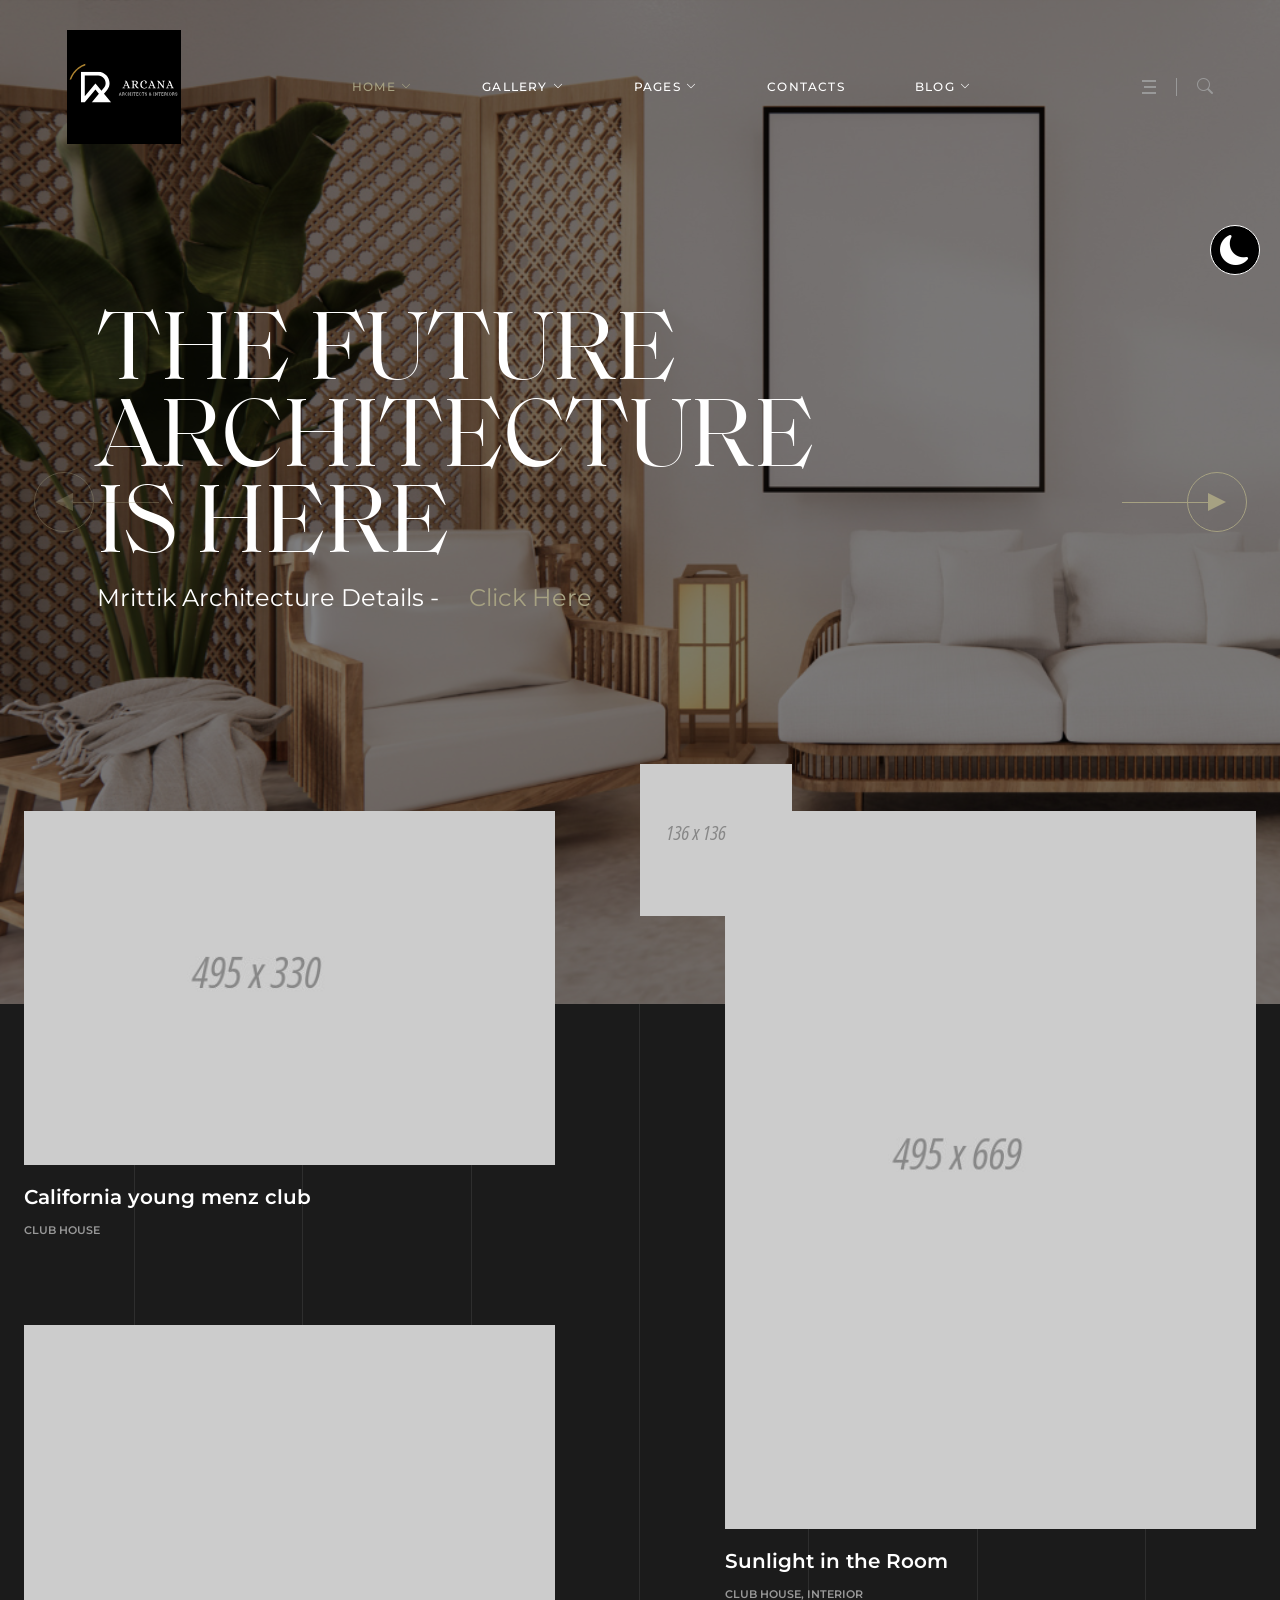
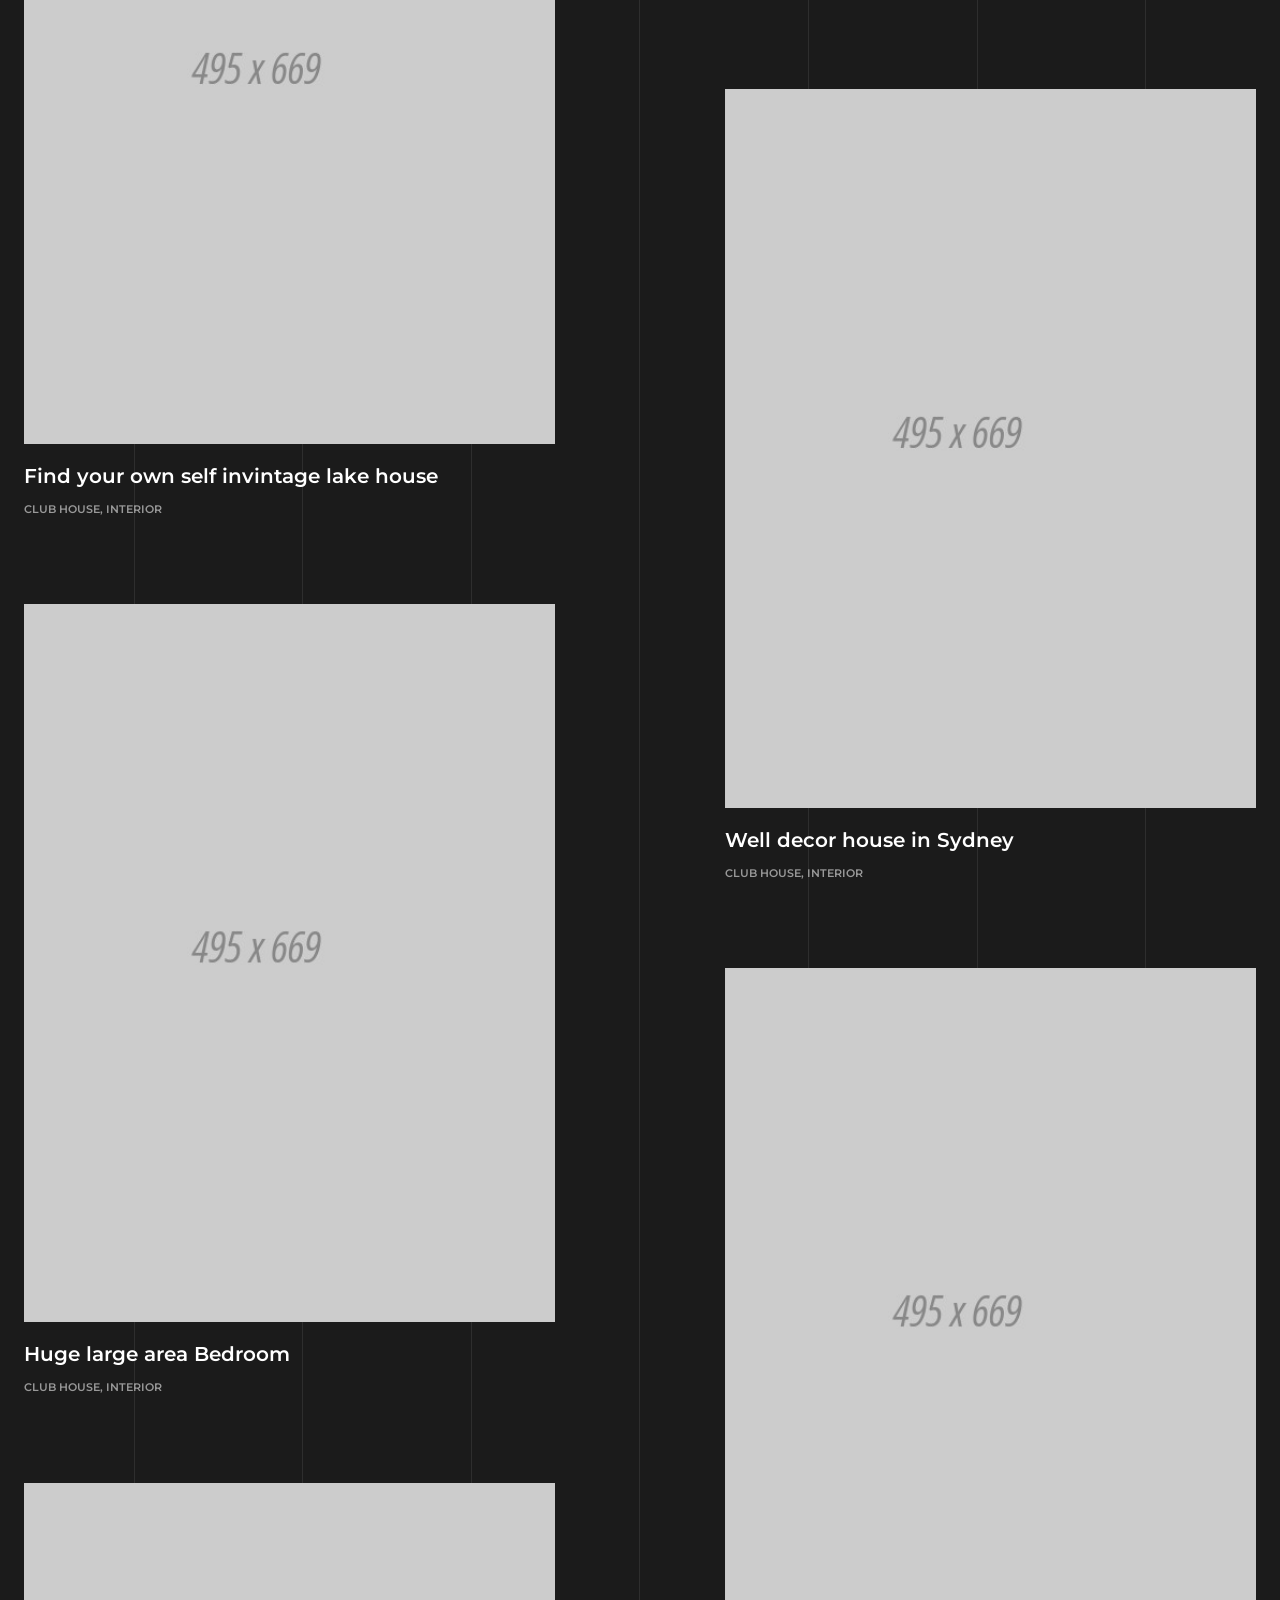
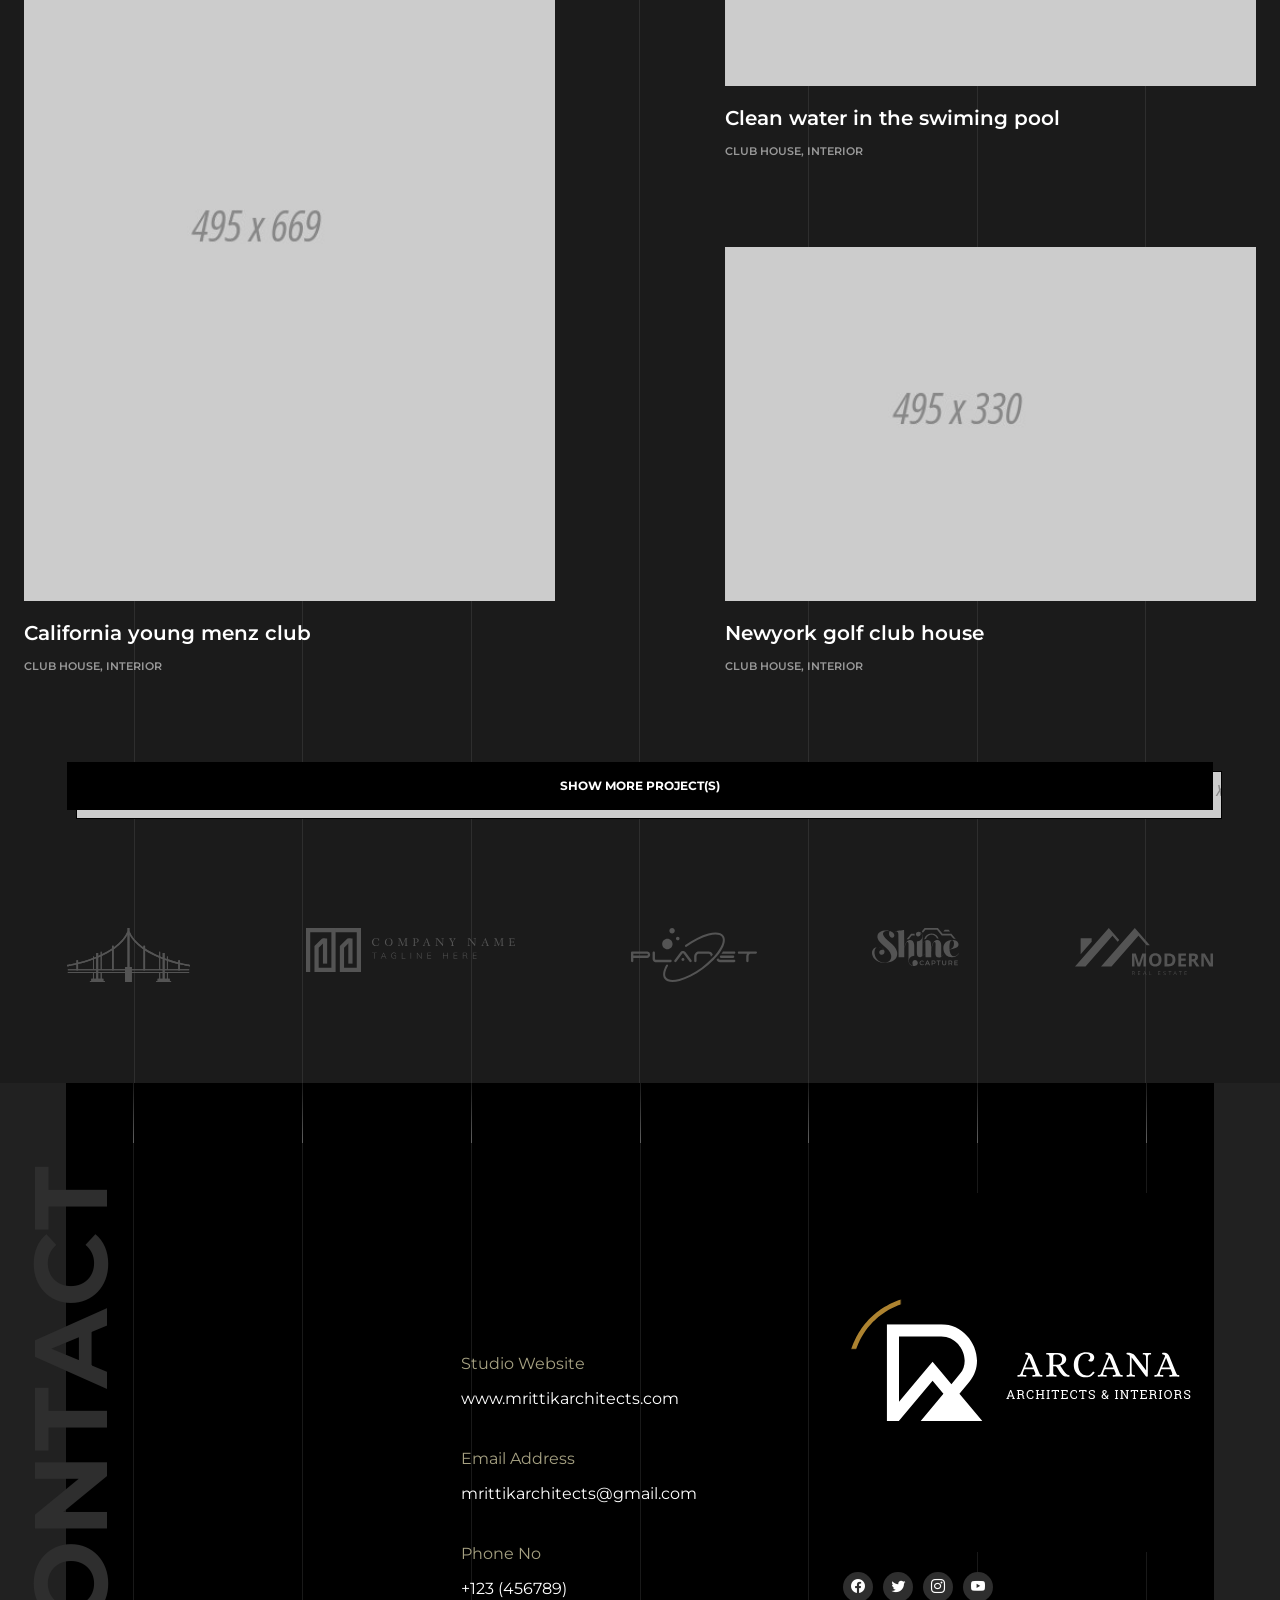
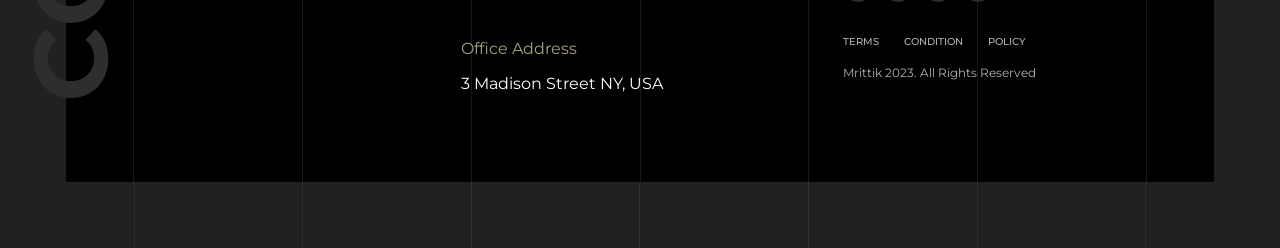
<file: index-3.html>
<!DOCTYPE html>
<html lang="zxx">
    <head>
        <!-- Meta Tags -->
        <meta charset="utf-8">
        <meta http-equiv="X-UA-Compatible" content="IE=edge">
        <meta name="viewport" content="width=device-width, initial-scale=1, maximum-scale=1, user-scalable=0">
        <meta name="description" content="Mrittik is a Modern Architecture Theme">
        <meta name="author" content="">

        <!-- Favicon and touch Icons -->
        <link href="../assets/img/favicon.png" rel="shortcut icon" type="image/png">
        <link href="../assets/img/apple-touch-icon.png" rel="apple-touch-icon">
        <link href="../assets/img/apple-touch-icon-72x72.png" rel="apple-touch-icon" sizes="72x72">
        <link href="../assets/img/apple-touch-icon-114x114.png" rel="apple-touch-icon" sizes="114x114">
        <link href="../assets/img/apple-touch-icon-144x144.png" rel="apple-touch-icon" sizes="144x144">

        <!-- Page Title -->
        <title>Mrittik  - Modern Architecture Theme</title>    
        
        <!-- Styles Include -->
        <link rel="stylesheet" href="../assets/css/style.css">
        
    </head>


    <body class="bg-dark">

        <!-- Preloader -->
        <div id="preloader">
			<div class="preloader-inner">
				<div class="spinner"></div>
				<div class="loading-text">
					<span data-preloader-text="M" class="characters">M</span>
					
					<span data-preloader-text="R" class="characters">R</span>
					
					<span data-preloader-text="I" class="characters">I</span>
					
					<span data-preloader-text="T" class="characters">T</span>
					
					<span data-preloader-text="T" class="characters">T</span>

					<span data-preloader-text="I" class="characters">I</span>

					<span data-preloader-text="K" class="characters">K</span>
				</div>
			</div>
		</div>

        

        <!-- Color Mode Switcher -->
		<div id="mode_switcher">
			<span><i class="bi bi-moon-fill"></i></span>	
		</div>        

        <!-- Cursor Effect -->
        <div class="pointer bnz-pointer" id="bnz-pointer"></div>

        <!-- Header -->
		<header class="header header-3">				
            <div class="container">
                <div class="header_inner d-flex align-items-center justify-content-between">
                    <div class="logo">
                        <a href="index.html" class="light_logo"><img src="../assets/img/logo-light.svg" alt="logo"></a>
                        <a href="index.html" class="dark_logo"><img src="../assets/img/logo-gray.svg" alt="logo"></a>
                    </div>

                    
                    <div class="mainnav d-none d-lg-block">
                        <ul class="main_menu">
                            <li class="menu-item menu-item-has-children active"><a href="index.html">Home</a>
                                <ul class="sub-menu">
                                    <li class="menu-item"><a href="index.html">Home One</a></li>
                                    <li class="menu-item"><a href="index-2.html">Home Two</a></li>
                                    <li class="menu-item active"><a href="index-3.html">Home Three</a></li>
                                    <li class="menu-item"><a href="index-4.html">Home Four</a></li>
                                    <li class="menu-item"><a href="index-5.html">Home Five</a></li>
                                    <li class="menu-item"><a href="index-6.html">Home Six</a></li>
                                    <li class="menu-item"><a href="index-7.html">Home Seven</a></li>
                                </ul>
                            </li>
                            <li class="menu-item menu-item-has-children"><a href="#">Gallery</a>
                                <ul class="sub-menu">
                                    <li class="menu-item"><a href="project-1.html">Projects One</a></li>
                                    <li class="menu-item"><a href="project-2.html">Projects Two</a></li>
                                    <li class="menu-item"><a href="project-3.html">Peojects Three</a></li>
                                    <li class="menu-item"><a href="project-details.html">Peoject Details</a></li>
                                    <li class="menu-item"><a href="project-details-2.html">Peoject Details Two</a></li>
                                </ul>
                            </li>
                            
                            <li class="menu-item menu-item-has-children"><a href="#">Pages</a>
                                <ul class="sub-menu">
                                    <li class="menu-item"><a href="about.html">About Us</a></li>
                                    <li class="menu-item menu-item-has-children"><a href="#">Team</a>
                                        <ul class="sub-menu">
                                            <li class="menu-item"><a href="team.html">Our Team</a></li>
                                            <li class="menu-item"><a href="team-details.html">Team Details</a></li>
                                        </ul>
                                    </li>
                                    <li class="menu-item menu-item-has-children"><a href="#">Services</a>
                                        <ul class="sub-menu">
                                            <li class="menu-item"><a href="service-1.html">Service One</a></li>
                                            <li class="menu-item"><a href="service-2.html">Service Two</a></li>
                                            <li class="menu-item"><a href="service-details.html">Service Details</a></li>
                                        </ul>
                                    </li>                              
                                    <li class="menu-item menu-item-has-children"><a href="#">Shop</a>
                                        <ul class="sub-menu">
                                            <li class="menu-item"><a href="shop-1.html">Shop One</a></li>
                                            <li class="menu-item"><a href="shop-2.html">Shop Two</a></li>
                                            <li class="menu-item"><a href="shop-3.html">Shop Three</a></li>
                                            <li class="menu-item"><a href="shop-product.html">Product Details</a></li>
                                            <li class="menu-item"><a href="shop-cart.html">Shop Cart</a></li>
                                            <li class="menu-item"><a href="shop-checkout.html">Checkout</a></li>
                                            <li class="menu-item"><a href="login.html">Login</a></li>
                                        </ul>
                                    </li>
                                    <li class="menu-item"><a href="404.html">404 Page</a></li>
                                    <li class="menu-item"><a href="coming-soon.html">Coming Soon</a></li>
                                </ul>
                            </li>
                            <li class="menu-item"><a href="contact.html">Contacts</a></li>
                            <li class="menu-item menu-item-has-children"><a href="#">Blog</a>
                                <ul class="sub-menu">
                                    <li class="menu-item"><a href="blog.html">Blog</a></li>
                                    <li class="menu-item"><a href="blog-details.html">Blog Details</a></li>
                                </ul>
                            </li>
                        </ul>
                    </div>
                    <div class="header_right_part d-flex align-items-center">
                        <button class="aside_open">
                            <span class="line"></span>
                            <span class="line"></span>
                            <span class="line"></span>
                        </button>
                        <div class="header_search">								
                            <button type="submit" class="form-control-submit"><i class="bi bi-search"></i></button>
                        </div>
                        <div class="open_search">
                            <form class="search_form" action="search.php">
                                <input type="text" name="search" class="keyword form-control" placeholder="Search...">
                                <button type="submit" class="form-control-submit"><i class="bi bi-search"></i></button>
                            </form>
                        </div>							
                        <button class="ma5menu__toggle d-lg-none d-block" type="button">
                            <i class="bi bi-list"></i>
                        </button>
                    </div>
                </div>
			</div>
		</header>

        <div class="aside_info_wrapper">
			<button class="aside_close"><i class="bi bi-x-lg"></i></button>
			<div class="aside_logo">
                <a href="index.html" class="light_logo"><img src="../assets/img/logo-light-lg.svg" alt="logo"></a>
                <a href="index.html" class="dark_logo"><img src="../assets/img/logo-dark-lg.svg" alt="logo"></a>
            </div>
			<div class="aside_info_inner">
                <p>Mrittik Architects is a full-service design firm providing architecture architecture.</p>
                
                <div class="aside_info_inner_box">
                    <h5>Contact Info</h5>
                    <p>+123 456 789 33</p>
                    <p>3 Madison Street, NY <br> United States of America</p>
                    <p>mrittikarch@gmail.com</p>

                    <h5>Office Address</h5>
                    <p>+Time Square, New York <br> USA, 3454</p>
                </div>
                <div class="social_sites">
                    <ul class="d-flex align-items-center justify-content-center">
                        <li><a href="#"><i class="bi bi-facebook"></i></a></li>
                        <li><a href="#"><i class="bi bi-twitter"></i></a></li>
                        <li><a href="#"><i class="bi bi-instagram"></i></a></li>
                        <li><a href="#"><i class="bi bi-youtube"></i></a></li>
                    </ul>
                </div>
			</div>
		</div>

            <!-- Main Wrapper-->
            <main class="wrapper">

                <div class="theme_slider_3 p-0">
                    <div class="swiper swiper_theme_slider_3">
                        <div class="swiper-wrapper">
                            <div class="swiper-slide">
                                <div class="slider" style="background-image: url('../assets/img/slider/2.jpg')">
                                    <div class="container">
                                        <div class="slide_content">
                                            <div class="slide_content_wrapper mb-0 h-auto">
                                                <div class="slide_content_inner">
                                                    <h4><a href="project-details.html" class="text-white text-uppercase">The Future Architecture Is Here</a></h4>
                                                    <div class="details_link">
                                                        <a href="about.html">
                                                            <span class="link_text">Mrittik Architecture Details - </span>
                                                            <span class="link_icon">Click Here</span>
                                                        </a>
                                                    </div>
                                                </div>
                                            </div>
                                        </div>
                                    </div>
                                </div>
                            </div>

                            <div class="swiper-slide">
                                <div class="slider" style="background-image: url('../assets/img/slider/3.jpg')">
                                    <div class="container">
                                        <div class="slide_content">
                                            <div class="slide_content_wrapper mb-0 h-auto">
                                                <div class="slide_content_inner">
                                                    <h4><a href="project-details.html" class="text-white text-uppercase">We value your Dream</a></h4>
                                                    <div class="details_link">
                                                        <a href="about.html">
                                                            <span class="link_text">Mrittik Architecture Details - </span>
                                                            <span class="link_icon">Click Here</span>
                                                        </a>
                                                    </div>
                                                </div>
                                            </div>
                                        </div>
                                    </div>
                                </div>
                            </div>

                            <div class="swiper-slide">
                                <div class="slider" style="background-image: url('../assets/img/slider/5.jpg')">
                                    <div class="container">
                                        <div class="slide_content">
                                            <div class="slide_content_wrapper mb-0 h-auto">
                                                <div class="slide_content_inner">
                                                    <h4><a href="project-details.html" class="text-white text-uppercase">Make true your Dream with Mrittik</a></h4>
                                                    <div class="details_link">
                                                        <a href="about.html">
                                                            <span class="link_text">Mrittik Architecture Details - </span>
                                                            <span class="link_icon">Click Here</span>
                                                        </a>
                                                    </div>
                                                </div>
                                            </div>
                                        </div>
                                    </div>
                                </div>
                            </div>
                        </div>
                        <!-- Add Pagination -->
                        <!-- <div class="swiper-pagination"></div> -->

                        <!-- Add Buttons -->
                        <div class="swiper-button-prev details_link l-dir pagination-previous"><a href="#"><span class="link_icon"><span class="line"></span> <span class="circle"></span><span class="dot"></span></span></a></div>
                        <div class="swiper-button-next details_link r-dir pagination-next"><a href="#"><span class="link_icon"><span class="line"></span> <span class="circle"></span><span class="dot"></span></span></a></div>
                        
                    </div>
                    <div class="rotate-logo d-none d-md-block">
                        <span class="rotate-bg"><img src="../assets/img/slider/rotate-logo.png" alt="spinlogo"></span>
                        <span class="rotate-text"><img src="../assets/img/slider/rotate-logo-text.png" alt="spinlogo"></span>
                    </div>
                </div>

                <section class="projects masonry bg-transparent effect-tilt p-0 mt-lg-minus">
                    <div class="container">
                        <div class="grid grid-2 gutter-90 clearfix"> 
                            <div class="grid-sizer"></div>                          
                            <div class="grid-item residences" data-aos="fade-up" data-aos-duration="700">
                                <div class="thumb">
                                    <img class="item_image" src="../assets/img/portfolio/1.jpg" alt="">
                                    <div class="works-info">
                                        <div class="label-text">
                                            <h5><a href="project-details.html">California young menz club</a></h5>
                                            <h6><a href="#">Club House</a></h6>
                                        </div>
                                    </div>
                                </div>
                            </div>                          
                            <div class="grid-item interiors" data-aos="fade-up" data-aos-duration="900"> 
                                <div class="thumb">
                                    <img class="item_image" src="../assets/img/portfolio/2.jpg" alt="">
                                    <div class="works-info">
                                        <div class="label-text">
                                            <h5><a href="project-details.html">Sunlight in the Room</a></h5>
                                            <h6><a href="#">Club House</a>, <a href="#">Interior</a></h6>
                                        </div>
                                    </div>
                                </div>
                            </div>                      
                            <div class="grid-item residences" data-aos="fade-up" data-aos-duration="700"> 
                                <div class="thumb">
                                    <img class="item_image" src="../assets/img/portfolio/3.jpg" alt="">
                                    <div class="works-info">
                                        <div class="label-text">
                                            <h5><a href="project-details.html">Find your own self invintage lake house</a></h5>
                                            <h6><a href="#">Club House</a>, <a href="#">Interior</a></h6>
                                        </div>
                                    </div>
                                </div>
                            </div>                      
                            <div class="grid-item landscape exterior" data-aos="fade-up" data-aos-duration="700"> 
                                <div class="thumb">
                                    <img class="item_image" src="../assets/img/portfolio/4.jpg" alt="">
                                    <div class="works-info">
                                        <div class="label-text">
                                            <h5><a href="project-details.html">Well decor house in Sydney</a></h5>
                                            <h6><a href="#">Club House</a>, <a href="#">Interior</a></h6>
                                        </div>
                                    </div>
                                </div>
                            </div>                      
                            <div class="grid-item landscape" data-aos="fade-up" data-aos-duration="700"> 
                                <div class="thumb">
                                    <img class="item_image" src="../assets/img/portfolio/5.jpg" alt="">
                                    <div class="works-info">
                                        <div class="label-text">
                                            <h5><a href="project-details.html">Huge large area Bedroom</a></h5>
                                            <h6><a href="#">Club House</a>, <a href="#">Interior</a></h6>
                                        </div>
                                    </div>
                                </div>
                            </div>                      
                            <div class="grid-item interiors" data-aos="fade-up" data-aos-duration="700">
                                <div class="thumb">
                                    <img class="item_image" src="../assets/img/portfolio/6.jpg" alt="">
                                    <div class="works-info">
                                        <div class="label-text">
                                            <h5><a href="project-details.html">Clean water in the swiming pool</a></h5>
                                            <h6><a href="#">Club House</a>, <a href="#">Interior</a></h6>
                                        </div>
                                    </div>
                                </div>
                            </div>                          
                            <div class="grid-item interiors" data-aos="fade-up" data-aos-duration="700"> 
                                <div class="thumb">
                                    <img class="item_image" src="../assets/img/portfolio/7.jpg" alt="">
                                    <div class="works-info">
                                        <div class="label-text">
                                            <h5><a href="project-details.html">California young menz club</a></h5>
                                            <h6><a href="#">Club House</a>, <a href="#">Interior</a></h6>
                                        </div>
                                    </div>
                                </div>
                            </div>                      
                            <div class="grid-item residences" data-aos="fade-up" data-aos-duration="700"> 
                                <div class="thumb">
                                    <img class="item_image" src="../assets/img/portfolio/8.jpg" alt="">
                                    <div class="works-info">
                                        <div class="label-text">
                                            <h5><a href="project-details.html">Newyork golf club house</a></h5>
                                            <h6><a href="#">Club House</a>, <a href="#">Interior</a></h6>
                                        </div>
                                    </div>
                                </div>
                            </div>                         
                            <div class="grid-item exterior" data-aos="fade-up" data-aos-duration="700">
                                <div class="thumb">
                                    <img class="item_image" src="../assets/img/portfolio/1.jpg" alt="">
                                    <div class="works-info">
                                        <div class="label-text">
                                            <h5><a href="project-details.html">California young menz club</a></h5>
                                            <h6><a href="#">Club House</a>, <a href="#">Interior</a></h6>
                                        </div>
                                    </div>
                                </div>
                            </div>                          
                            <div class="grid-item interiors" data-aos="fade-up" data-aos-duration="700"> 
                                <div class="thumb">
                                    <img class="item_image" src="../assets/img/portfolio/2.jpg" alt="">
                                    <div class="works-info">
                                        <div class="label-text">
                                            <h5><a href="project-details.html">California young menz club</a></h5>
                                            <h6><a href="#">Club House</a>, <a href="#">Interior</a></h6>
                                        </div>
                                    </div>
                                </div>
                            </div>                      
                            <div class="grid-item residences" data-aos="fade-up" data-aos-duration="700"> 
                                <div class="thumb">
                                    <img class="item_image" src="../assets/img/portfolio/3.jpg" alt="">
                                    <div class="works-info">
                                        <div class="label-text">
                                            <h5><a href="project-details.html">California young menz club</a></h5>
                                            <h6><a href="#">Club House</a>, <a href="#">Interior</a></h6>
                                        </div>
                                    </div>
                                </div>
                            </div>                      
                            <div class="grid-item landscape exterior" data-aos="fade-up" data-aos-duration="700"> 
                                <div class="thumb">
                                    <img class="item_image" src="../assets/img/portfolio/4.jpg" alt="">
                                    <div class="works-info">
                                        <div class="label-text">
                                            <h5><a href="project-details.html">California young menz club</a></h5>
                                            <h6><a href="#">Club House</a>, <a href="#">Interior</a></h6>
                                        </div>
                                    </div>
                                </div>
                            </div> 
                        </div>
                        <div class="btn_group w-100 text-center">
                            <button id="load-more" class="btn black w-100">Show More Project(s)</button>
                        </div>
                    </div>
                </section>

                <section class="contact_us pt-4">
                    <div class="container">
                        <!-- Clients Logo -->
                        <div class="partner_flex">
                        <div class="partner_content" data-aos="fade-up" data-aos-duration="500">
                            <img src="../assets/img/partner/5.svg" alt="img">
                            <img src="../assets/img/partner/55.svg" alt="img">
                        </div>
                        <div class="partner_content" data-aos="fade-up" data-aos-duration="700">
                            <img src="../assets/img/partner/2.svg" alt="img">
                            <img src="../assets/img/partner/22.svg" alt="img">
                        </div>
                        <div class="partner_content" data-aos="fade-up" data-aos-duration="900">
                            <img src="../assets/img/partner/4.svg" alt="img">
                            <img src="../assets/img/partner/44.svg" alt="img">
                        </div>
                        <div class="partner_content" data-aos="fade-up" data-aos-duration="1100">
                            <img src="../assets/img/partner/1.svg" alt="img">
                            <img src="../assets/img/partner/11.svg" alt="img">
                        </div>
                        <div class="partner_content" data-aos="fade-up" data-aos-duration="1300">
                            <img src="../assets/img/partner/3.svg" alt="img">
                            <img src="../assets/img/partner/33.svg" alt="img">
                        </div>
                    </div>
                    </div>
                </section>

            </main>

            <!-- Footer-->
            <footer class="footer bg-dark-200 box_padding">
                <div class="footer_inner bg-black" data-aos="zoom-in" data-aos-duration="1000">
                <div class="container">
                    <div class="row align-items-end">
                        <div class="col-lg-4 col-md-2 col-sm-2">
                            <div class="section-header" data-aos="fade-right" data-aos-duration="1000">
                                <h2>Contact</h2>
                            </div>
                        </div>
                        <div class="col-lg-4 col-md-5 col-sm-5">
                            <div class="communication">
                                <div class="info_body" data-aos="fade-up" data-aos-duration="500">
                                    <h6>Studio Website</h6>
                                    <h5>www.mrittikarchitects.com</h5>
                                </div>
                                <div class="info_body" data-aos="fade-up" data-aos-duration="700">
                                    <h6>Email Address</h6>
                                    <h5>mrittikarchitects@gmail.com</h5>
                                </div>
                                <div class="info_body" data-aos="fade-up" data-aos-duration="900">
                                    <h6>Phone No</h6>
                                    <h5>+123 (456789)</h5>
                                </div>
                                <div class="info_body" data-aos="fade-up" data-aos-duration="1100">
                                    <h6>Office Address</h6>
                                    <h5>3 Madison Street NY, USA</h5>
                                </div>
                            </div>
                        </div>
                        <div class="col-lg-4 col-md-5 col-sm-5">
                            <div class="footer_elements d-flex align-items-center justify-content-end">
                                <div class="footer_elements_inner">
                                    <div class="footer_logo" data-aos="fade-up" data-aos-duration="500">
                                        <a href="index.html" class="light_logo"><img src="../assets/img/logo-light.svg" alt="logo"></a>
                                    </div>
                                    <div class="footer_social">
                                        <ul class="social_list">
                                            <li class="facebook" data-aos="fade-up" data-aos-duration="500"><a href="#"><i class="bi bi-facebook"></i></a></li>
                                            <li class="twitter" data-aos="fade-up" data-aos-duration="700"><a href="#"><i class="bi bi-twitter"></i></a></li>
                                            <li class="instagram" data-aos="fade-up" data-aos-duration="900"><a href="#"><i class="bi bi-instagram"></i></a></li>
                                            <li class="youbetube" data-aos="fade-up" data-aos-duration="1100"><a href="#"><i class="bi bi-youtube"></i></a></li>
                                        </ul>
                                    </div>
                                    <div class="terms_condition">
                                        <ul>
                                            <li data-aos="fade-up" data-aos-duration="1300"><a href="#">Terms</a></li>
                                            <li data-aos="fade-up" data-aos-duration="1500"><a href="#">Condition</a></li>
                                            <li data-aos="fade-up" data-aos-duration="1700"><a href="#">Policy</a></li>
                                        </ul>
                                    </div>
                                    <div class="copyright" data-aos="fade-up" data-aos-duration="2000">
                                        <p>Mrittik 2023. All Rights Reserved</p>
                                    </div>
                                </div>
                            </div>
                        </div>
                    </div>
                </div>
                

                <!-- Section Grid Lines -->
                <ul class="grid_lines d-none d-md-flex justify-content-between">
                    <li class="grid_line"></li>
                    <li class="grid_line"></li>
                    <li class="grid_line"></li>
                    <li class="grid_line"></li>
                    <li class="grid_line"></li>
                    <li class="grid_line"></li>
                    <li class="grid_line"></li>
                </ul>
            </div>
            </footer>

        <div class="totop">
            <a href="#">UP</a>
        </div>

            <!-- Section Grid Lines -->
            <ul class="grid_lines d-none d-md-flex justify-content-between">
                <li class="grid_line"></li>
                <li class="grid_line"></li>
                <li class="grid_line"></li>
                <li class="grid_line"></li>
                <li class="grid_line"></li>
                <li class="grid_line"></li>
                <li class="grid_line"></li>
            </ul>

        

        <!-- Core JS -->
        <script src="../assets/js/jquery-3.6.0.min.js"></script>
        <script src="../assets/js/bootstrap.bundle.min.js"></script>

        <!-- Side Menu -->
        <script src="../plugins/menu/ma5-menu.min.js"></script>
        
        <!-- Swiper for Slider Type -->
        <script src="../plugins/swiper/swiper-bundle.min.js"></script>
        
        <!-- Portfolio -->
        <script src="../plugins/isotope/isotope.pkgd.min.js"></script>
        <script src="../plugins/isotope/imagesloaded.pkgd.min.js"></script>
        <script src="../plugins/isotope/packery-mode.pkgd.js"></script>
        <script src="../plugins/isotope/tilt.jquery.js"></script>
        <script src="../plugins/isotope/isotope-init.js"></script>
        
        

        <!-- Cursor Effect -->
        <script src="../plugins/cursor-effect/cursor-effect.js"></script>
        
        <!-- Select2 -->
        <script src="../plugins/select2/js/select2.min.js"></script>
        
        <!-- AOS effect JS -->
        <script src="../plugins/aos/aos.js"></script>
        
        <!-- Theme Custom JS -->
        <script src="../assets/js/theme.js"></script>
    </body>
</html>
</file>
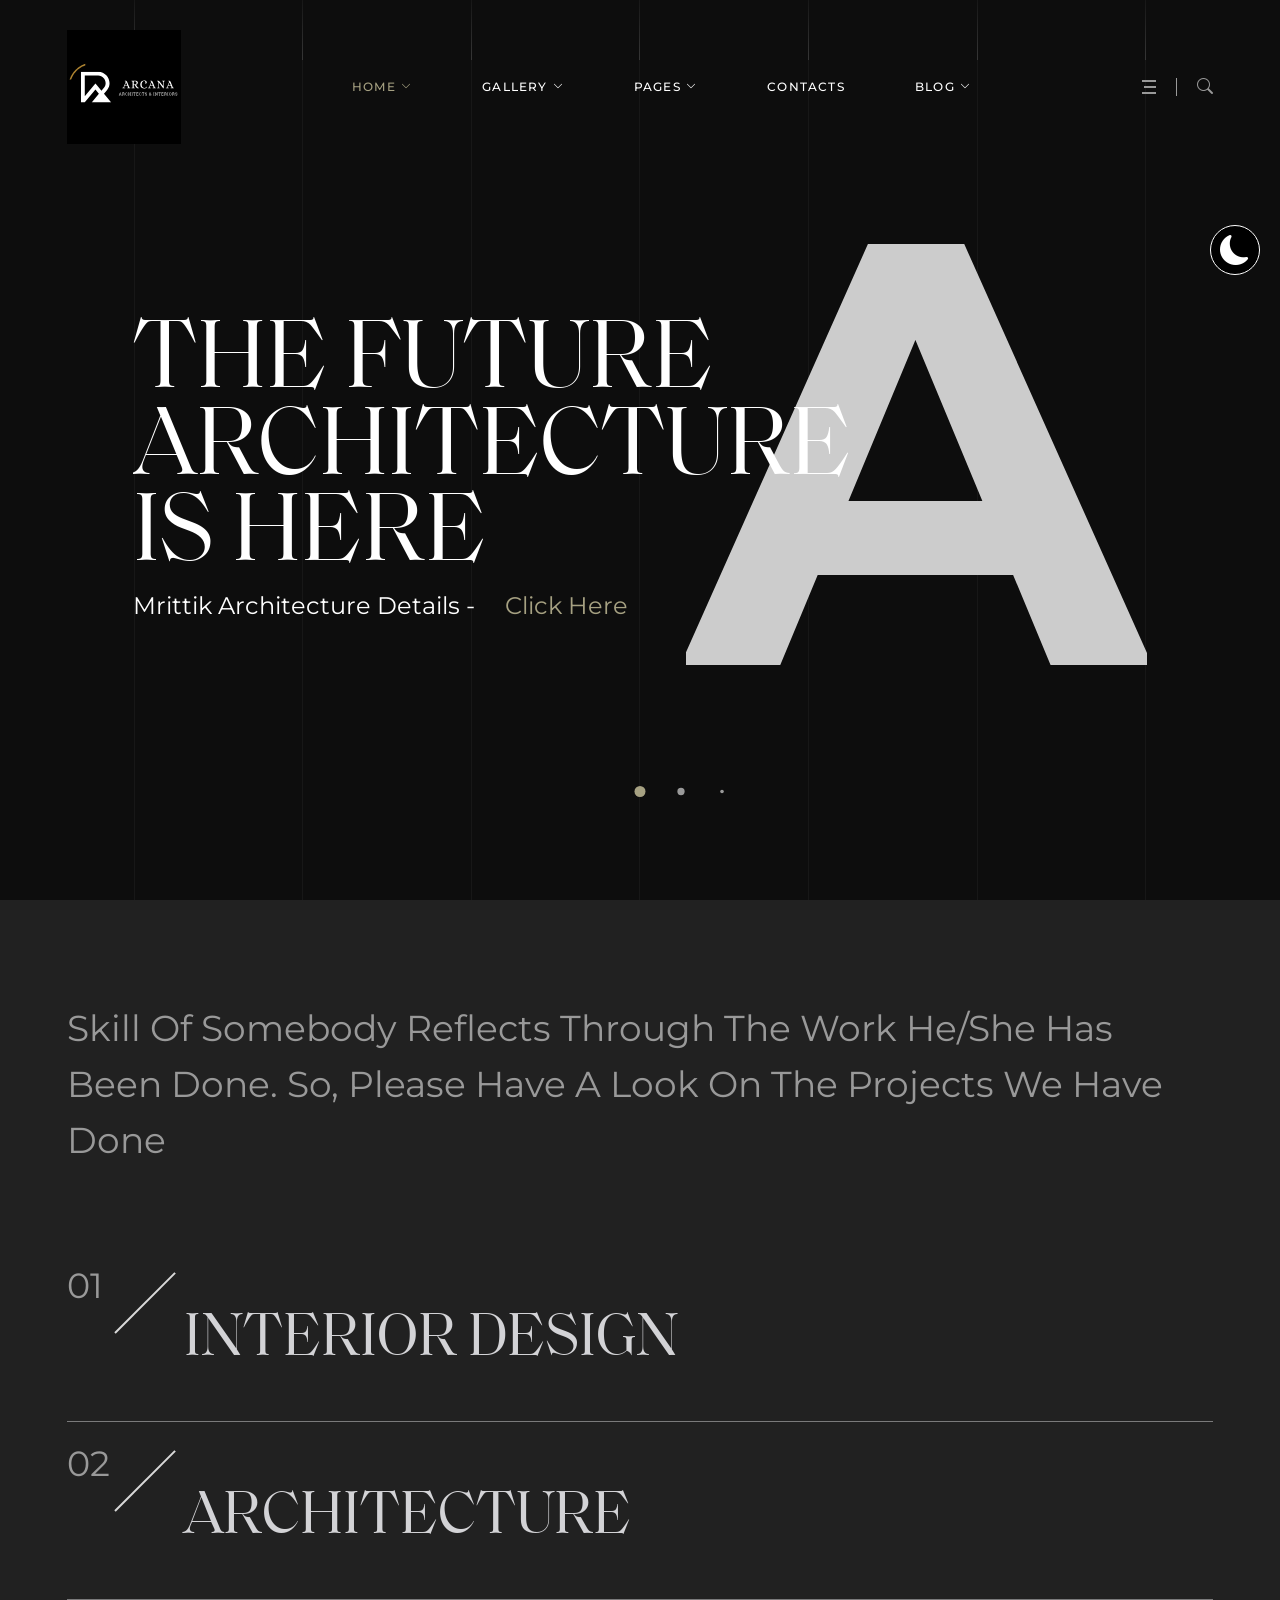
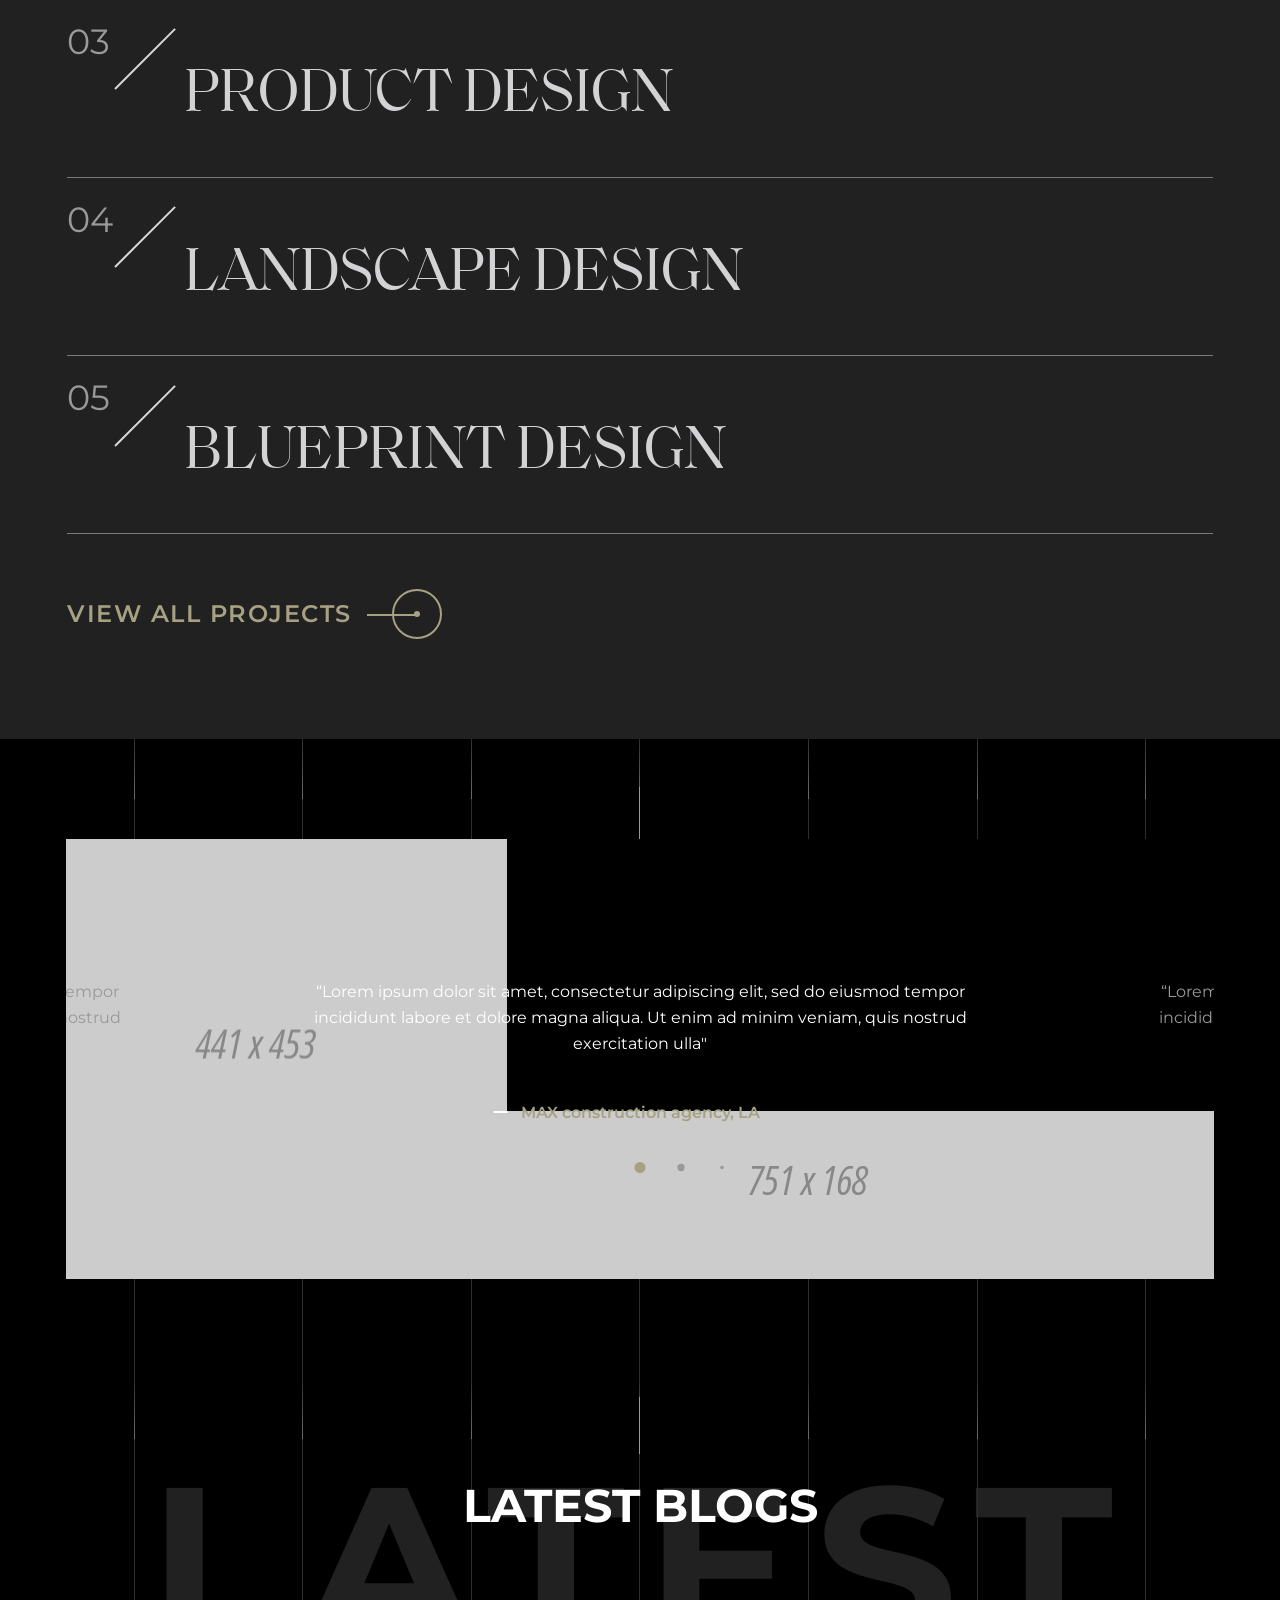
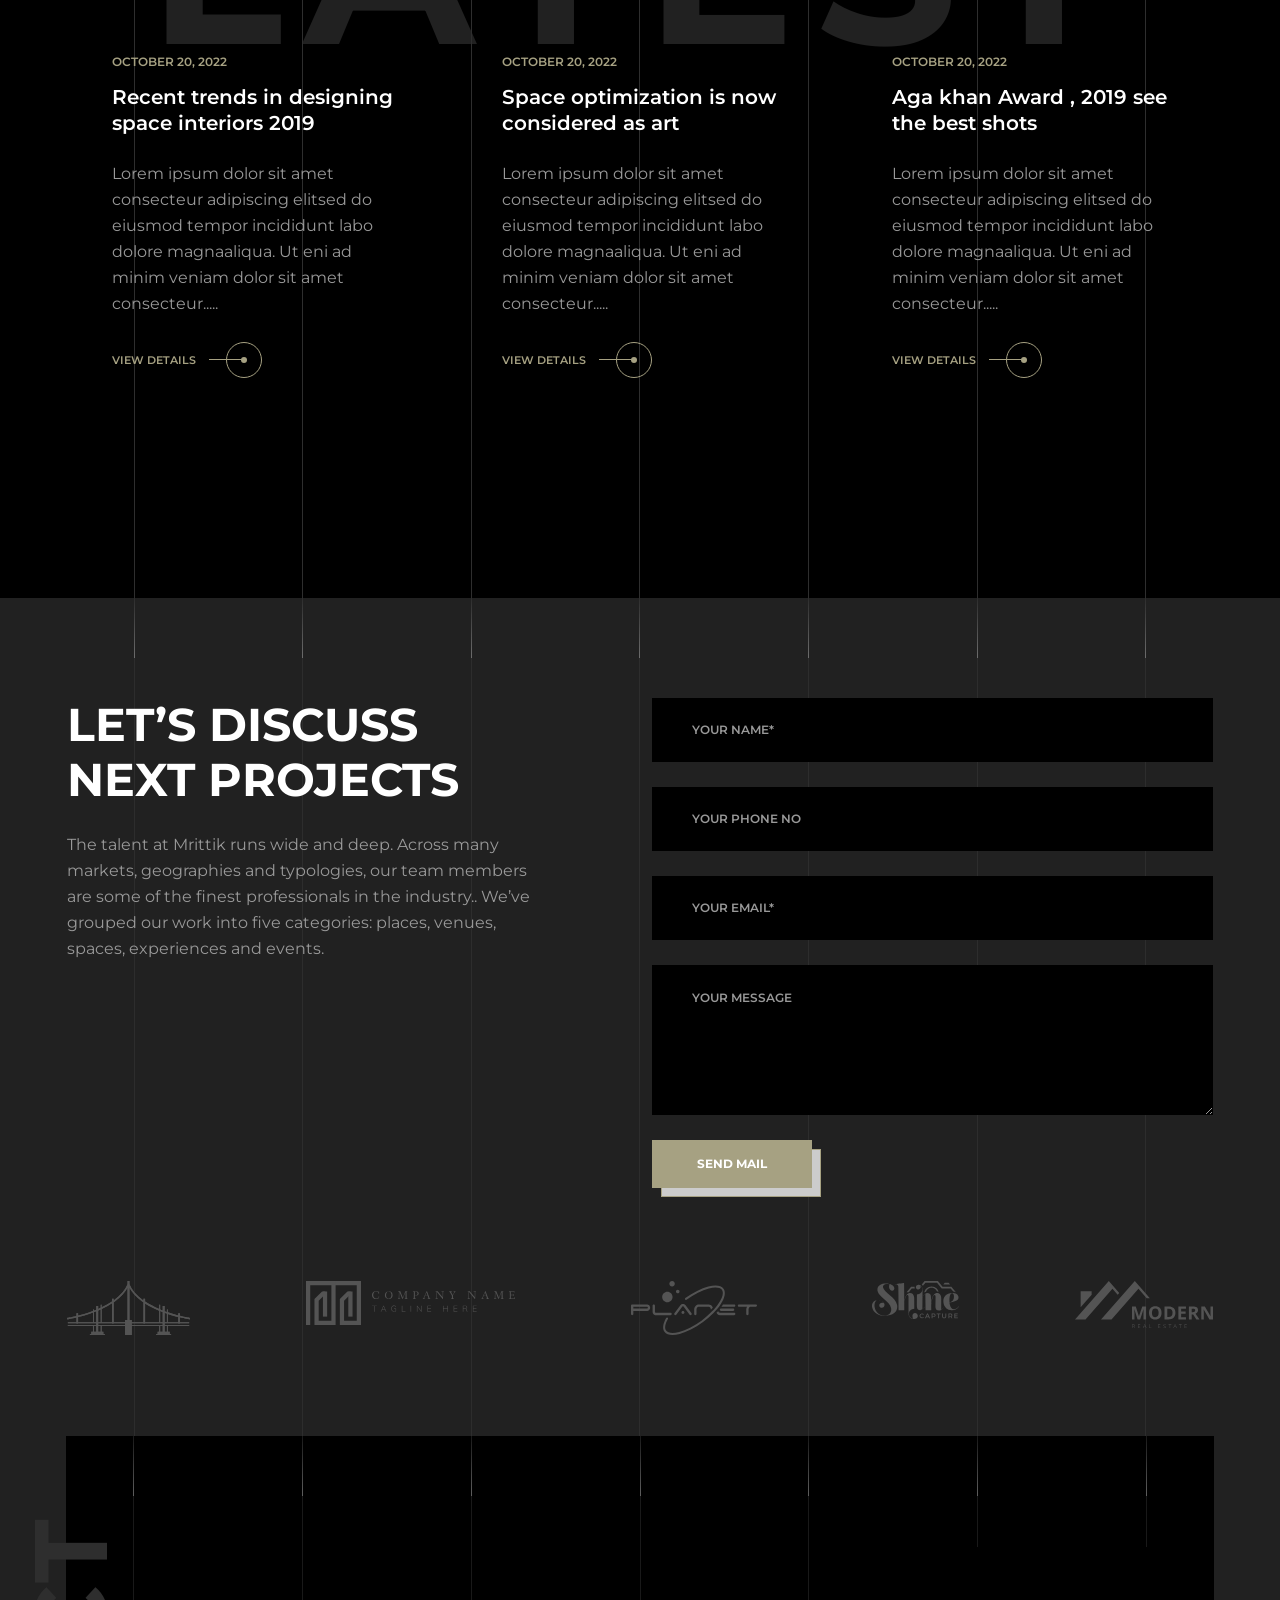
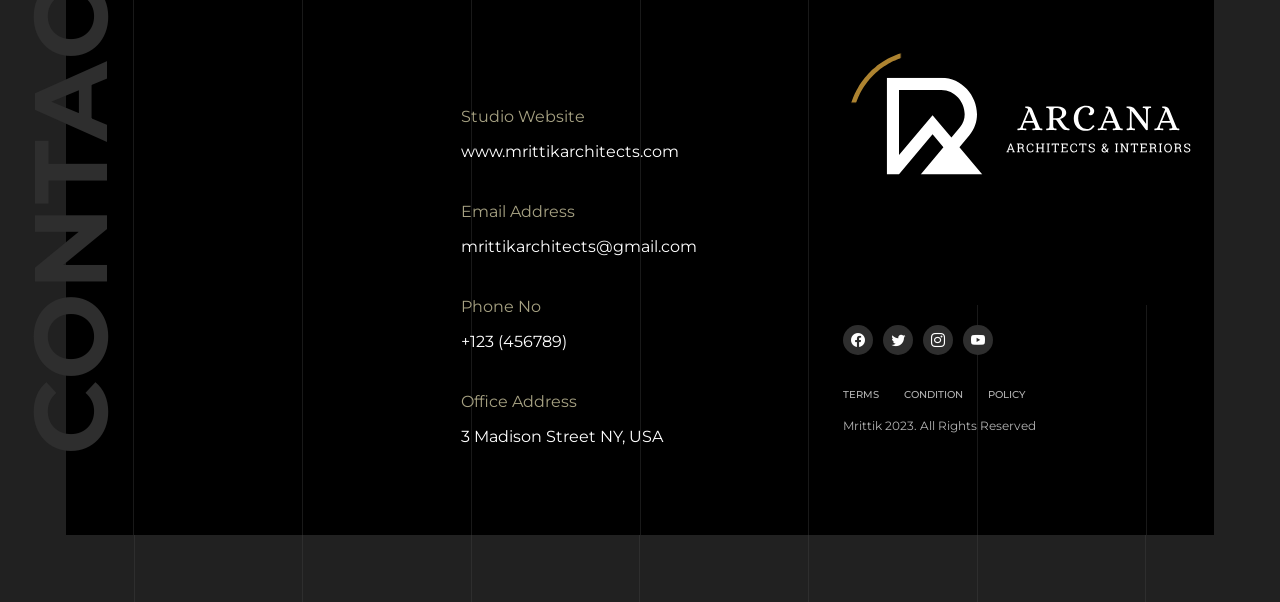
<file: index-4.html>
<!DOCTYPE html>
<html lang="zxx">
    <head>
        <!-- Meta Tags -->
        <meta charset="utf-8">
        <meta http-equiv="X-UA-Compatible" content="IE=edge">
        <meta name="viewport" content="width=device-width, initial-scale=1, maximum-scale=1, user-scalable=0">
        <meta name="description" content="Mrittik is a Modern Architecture Theme">
        <meta name="author" content="">

        <!-- Favicon and touch Icons -->
        <link href="../assets/img/favicon.png" rel="shortcut icon" type="image/png">
        <link href="../assets/img/apple-touch-icon.png" rel="apple-touch-icon">
        <link href="../assets/img/apple-touch-icon-72x72.png" rel="apple-touch-icon" sizes="72x72">
        <link href="../assets/img/apple-touch-icon-114x114.png" rel="apple-touch-icon" sizes="114x114">
        <link href="../assets/img/apple-touch-icon-144x144.png" rel="apple-touch-icon" sizes="144x144">

        <!-- Page Title -->
        <title>Mrittik  - Modern Architecture Theme</title>    
        
        <!-- Styles Include -->
        <link rel="stylesheet" href="../assets/css/style.css">
        
    </head>


    <body class="bg-dark">

        <!-- Preloader -->
        <div id="preloader">
			<div class="preloader-inner">
				<div class="spinner"></div>
				<div class="loading-text">
					<span data-preloader-text="M" class="characters">M</span>
					
					<span data-preloader-text="R" class="characters">R</span>
					
					<span data-preloader-text="I" class="characters">I</span>
					
					<span data-preloader-text="T" class="characters">T</span>
					
					<span data-preloader-text="T" class="characters">T</span>

					<span data-preloader-text="I" class="characters">I</span>

					<span data-preloader-text="K" class="characters">K</span>
				</div>
			</div>
		</div>

        

        <!-- Color Mode Switcher -->
		<div id="mode_switcher">
			<span><i class="bi bi-moon-fill"></i></span>	
		</div>        

        <!-- Cursor Effect -->
        <div class="pointer bnz-pointer" id="bnz-pointer"></div>

        <!-- Header -->
		<header class="header">				
            <div class="container">
                <div class="header_inner d-flex align-items-center justify-content-between">
                    <div class="logo">
                        <a href="index.html" class="light_logo"><img src="../assets/img/logo-light.svg" alt="logo"></a>
                        <a href="index.html" class="dark_logo"><img src="../assets/img/logo-dark.svg" alt="logo"></a>
                    </div>

                    
                    <div class="mainnav d-none d-lg-block">
                        <ul class="main_menu">
                            <li class="menu-item menu-item-has-children active"><a href="index.html">Home</a>
                                <ul class="sub-menu">
                                    <li class="menu-item"><a href="index.html">Home One</a></li>
                                    <li class="menu-item"><a href="index-2.html">Home Two</a></li>
                                    <li class="menu-item"><a href="index-3.html">Home Three</a></li>
                                    <li class="menu-item active"><a href="index-4.html">Home Four</a></li>
                                    <li class="menu-item"><a href="index-5.html">Home Five</a></li>
                                    <li class="menu-item"><a href="index-6.html">Home Six</a></li>
                                    <li class="menu-item"><a href="index-7.html">Home Seven</a></li>
                                </ul>
                            </li>
                            <li class="menu-item menu-item-has-children"><a href="#">Gallery</a>
                                <ul class="sub-menu">
                                    <li class="menu-item"><a href="project-1.html">Projects One</a></li>
                                    <li class="menu-item"><a href="project-2.html">Projects Two</a></li>
                                    <li class="menu-item"><a href="project-3.html">Peojects Three</a></li>
                                    <li class="menu-item"><a href="project-details.html">Peoject Details</a></li>
                                    <li class="menu-item"><a href="project-details-2.html">Peoject Details Two</a></li>
                                </ul>
                            </li>
                            
                            <li class="menu-item menu-item-has-children"><a href="#">Pages</a>
                                <ul class="sub-menu">
                                    <li class="menu-item"><a href="about.html">About Us</a></li>
                                    <li class="menu-item menu-item-has-children"><a href="#">Team</a>
                                        <ul class="sub-menu">
                                            <li class="menu-item"><a href="team.html">Our Team</a></li>
                                            <li class="menu-item"><a href="team-details.html">Team Details</a></li>
                                        </ul>
                                    </li>
                                    <li class="menu-item menu-item-has-children"><a href="#">Services</a>
                                        <ul class="sub-menu">
                                            <li class="menu-item"><a href="service-1.html">Service One</a></li>
                                            <li class="menu-item"><a href="service-2.html">Service Two</a></li>
                                            <li class="menu-item"><a href="service-details.html">Service Details</a></li>
                                        </ul>
                                    </li>                              
                                    <li class="menu-item menu-item-has-children"><a href="#">Shop</a>
                                        <ul class="sub-menu">
                                            <li class="menu-item"><a href="shop-1.html">Shop One</a></li>
                                            <li class="menu-item"><a href="shop-2.html">Shop Two</a></li>
                                            <li class="menu-item"><a href="shop-3.html">Shop Three</a></li>
                                            <li class="menu-item"><a href="shop-product.html">Product Details</a></li>
                                            <li class="menu-item"><a href="shop-cart.html">Shop Cart</a></li>
                                            <li class="menu-item"><a href="shop-checkout.html">Checkout</a></li>
                                            <li class="menu-item"><a href="login.html">Login</a></li>
                                        </ul>
                                    </li>
                                    <li class="menu-item"><a href="404.html">404 Page</a></li>
                                    <li class="menu-item"><a href="coming-soon.html">Coming Soon</a></li>
                                </ul>
                            </li>
                            <li class="menu-item"><a href="contact.html">Contacts</a></li>
                            <li class="menu-item menu-item-has-children"><a href="#">Blog</a>
                                <ul class="sub-menu">
                                    <li class="menu-item"><a href="blog.html">Blog</a></li>
                                    <li class="menu-item"><a href="blog-details.html">Blog Details</a></li>
                                </ul>
                            </li>
                        </ul>
                    </div>
                    <div class="header_right_part d-flex align-items-center">
                        <button class="aside_open">
                            <span class="line"></span>
                            <span class="line"></span>
                            <span class="line"></span>
                        </button>
                        <div class="header_search">								
                            <button type="submit" class="form-control-submit"><i class="bi bi-search"></i></button>
                        </div>
                        <div class="open_search">
                            <form class="search_form" action="search.php">
                                <input type="text" name="search" class="keyword form-control" placeholder="Search...">
                                <button type="submit" class="form-control-submit"><i class="bi bi-search"></i></button>
                            </form>
                        </div>							
                        <button class="ma5menu__toggle d-lg-none d-block" type="button">
                            <i class="bi bi-list"></i>
                        </button>
                    </div>
                </div>
			</div>
		</header>

        <div class="aside_info_wrapper">
			<button class="aside_close"><i class="bi bi-x-lg"></i></button>
			<div class="aside_logo">
                <a href="index.html" class="light_logo"><img src="../assets/img/logo-light-lg.svg" alt="logo"></a>
                <a href="index.html" class="dark_logo"><img src="../assets/img/logo-dark-lg.svg" alt="logo"></a>
            </div>
			<div class="aside_info_inner">
                <p>Mrittik Architects is a full-service design firm providing architecture architecture.</p>
                
                <div class="aside_info_inner_box">
                    <h5>Contact Info</h5>
                    <p>+123 456 789 33</p>
                    <p>3 Madison Street, NY <br> United States of America</p>
                    <p>mrittikarch@gmail.com</p>

                    <h5>Office Address</h5>
                    <p>+Time Square, New York <br> USA, 3454</p>
                </div>
                <div class="social_sites">
                    <ul class="d-flex align-items-center justify-content-center">
                        <li><a href="#"><i class="bi bi-facebook"></i></a></li>
                        <li><a href="#"><i class="bi bi-twitter"></i></a></li>
                        <li><a href="#"><i class="bi bi-instagram"></i></a></li>
                        <li><a href="#"><i class="bi bi-youtube"></i></a></li>
                    </ul>
                </div>
			</div>
		</div>

        
            <!-- Main Wrapper-->
            <main class="wrapper">                

                <div class="theme_slider_4 p-0">
                    <div class="swiper swiper_theme_slider_4">
                        <div class="swiper-wrapper">
                            <div class="swiper-slide">
                                <div class="slider">
                                    <div class="container">
                                        <div class="slide_content">
                                            <div class="slide_content_wrapper mb-0 h-auto">
                                                <div class="slide_content_inner">
                                                    <h4><a href="project-details.html" class="text-white text-uppercase">The Future Architecture Is Here</a></h4>
                                                    <div class="details_link">
                                                        <a href="about.html">
                                                            <span class="link_text">Mrittik Architecture Details - </span>
                                                            <span class="link_icon">Click Here</span>
                                                        </a>
                                                    </div>
                                                </div>
                                                <div class="mask-content" style="background-image: url('../assets/img/slider/6.jpg')">A</div>
                                            </div>
                                        </div>
                                    </div>
                                </div>
                            </div>

                            <div class="swiper-slide">
                                <div class="slider">
                                    <div class="container">
                                        <div class="slide_content">
                                            <div class="slide_content_wrapper mb-0 h-auto">
                                                <div class="slide_content_inner">
                                                    <h4><a href="project-details.html" class="text-white text-uppercase">We value your Dream</a></h4>
                                                    <div class="details_link">
                                                        <a href="about.html">
                                                            <span class="link_text">Mrittik Architecture Details - </span>
                                                            <span class="link_icon">Click Here</span>
                                                        </a>
                                                    </div>
                                                </div>
                                                <div class="mask-content" style="background-image: url('../assets/img/slider/2.jpg')">D</div>
                                            </div>
                                        </div>
                                    </div>
                                </div>
                            </div>

                            <div class="swiper-slide">
                                <div class="slider">
                                    <div class="container">
                                        <div class="slide_content">
                                            <div class="slide_content_wrapper mb-0 h-auto">
                                                <div class="slide_content_inner">
                                                    <h4><a href="project-details.html" class="text-white text-uppercase">Make true your Dream</a></h4>
                                                    <div class="details_link">
                                                        <a href="about.html">
                                                            <span class="link_text">Mrittik Architecture Details - </span>
                                                            <span class="link_icon">Click Here</span>
                                                        </a>
                                                    </div>
                                                </div>
                                                <div class="mask-content" style="background-image: url('../assets/img/slider/4.jpg')">T</div>
                                            </div>
                                        </div>
                                    </div>
                                </div>
                            </div>
                        </div>
                        <!-- Add Pagination -->
                        <div class="swiper-pagination"></div>

                        <!-- Add Buttons -->
                        <!-- <div class="swiper-button-prev details_link l-dir pagination-previous"><a href="#"><span class="link_icon"><span class="line"></span> <span class="circle"></span><span class="dot"></span></span></a></div>
                        <div class="swiper-button-next details_link r-dir pagination-next"><a href="#"><span class="link_icon"><span class="line"></span> <span class="circle"></span><span class="dot"></span></span></a></div> -->
                        
                    </div>
                </div>

                <section class="project-list-view bg-dark-200">
                    <div class="container">
                        <div class="section-header">
                            <h2>Skill of somebody reflects through the work he/she has been done. So,
                                Please have a look on the projects We have done</h2>
                        </div>
                        <ol class="project-list">
                            <li class="project-list-item">
                                <a href="project-details-2.html">Interior Design <img src="../assets/img/portfolio/2.jpg" alt="img" class="hidden-image"></a>
                            </li>
                            <li class="project-list-item">
                                <a href="project-details-2.html">Architecture <img src="../assets/img/portfolio/3.jpg" alt="img" class="hidden-image"></a>
                            </li>
                            <li class="project-list-item">
                                <a href="project-details-2.html">Product Design <img src="../assets/img/portfolio/4.jpg" alt="img" class="hidden-image"></a>
                            </li>
                            <li class="project-list-item">
                                <a href="project-details-2.html">Landscape Design <img src="../assets/img/portfolio/5.jpg" alt="img" class="hidden-image"></a>
                            </li>
                            <li class="project-list-item">
                                <a href="project-details-2.html">Blueprint Design <img src="../assets/img/portfolio/6.jpg" alt="img" class="hidden-image"></a>
                            </li>
                        </ol>
                        <div class="details_link"><a href="project-1.html"><span class="link_text">View All Projects</span> <span class="link_icon"><span class="line"></span> <span class="circle"></span><span class="dot"></span></span></a></div>
                    </div>
                </section>

                <section class="testimonial box_padding bg-black">
                    <div class="has_line_lg"></div>
                    <div class="testimonial_inner bg-black" data-aos="zoom-in" data-aos-duration="500">
                        <!-- Swiper Testimonial -->
                        <div class="swiper swiper_testimonial">
                            <div class="swiper-wrapper">
                                <div class="swiper-slide">
                                    <div class="testimonial-block text-center">
                                        <p>“Lorem ipsum dolor sit amet, consectetur adipiscing elit, sed do eiusmod tempor incididunt labore et dolore magna aliqua. Ut enim ad minim veniam, quis nostrud exercitation ulla"</p>
                                        <h6 class="text-olive">MAX construction agency, LA</h6>
                                    </div>
                                </div>
                                <div class="swiper-slide">
                                    <div class="testimonial-block text-center">
                                        <p>“Lorem ipsum dolor sit amet, consectetur adipiscing elit, sed do eiusmod tempor incididunt labore et dolore magna aliqua. Ut enim ad minim veniam, quis nostrud exercitation ulla"</p>
                                        <h6 class="text-olive">MAX construction agency, LA</h6>
                                    </div>
                                </div>
                                <div class="swiper-slide">
                                    <div class="testimonial-block text-center">
                                        <p>“Lorem ipsum dolor sit amet, consectetur adipiscing elit, sed do eiusmod tempor incididunt labore et dolore magna aliqua. Ut enim ad minim veniam, quis nostrud exercitation ulla"</p>
                                        <h6 class="text-olive">MAX construction agency, LA</h6>
                                    </div>
                                </div>
                                <div class="swiper-slide">
                                    <div class="testimonial-block text-center">
                                        <p>“Lorem ipsum dolor sit amet, consectetur adipiscing elit, sed do eiusmod tempor incididunt labore et dolore magna aliqua. Ut enim ad minim veniam, quis nostrud exercitation ulla"</p>
                                        <h6 class="text-olive">MAX construction agency, LA</h6>
                                    </div>
                                </div>
                                <div class="swiper-slide">
                                    <div class="testimonial-block text-center">
                                        <p>“Lorem ipsum dolor sit amet, consectetur adipiscing elit, sed do eiusmod tempor incididunt labore et dolore magna aliqua. Ut enim ad minim veniam, quis nostrud exercitation ulla"</p>
                                        <h6 class="text-olive">MAX construction agency, LA</h6>
                                    </div>
                                </div>
                                <div class="swiper-slide">
                                    <div class="testimonial-block text-center">
                                        <p>“Lorem ipsum dolor sit amet, consectetur adipiscing elit, sed do eiusmod tempor incididunt labore et dolore magna aliqua. Ut enim ad minim veniam, quis nostrud exercitation ulla"</p>
                                        <h6 class="text-olive">MAX construction agency, LA</h6>
                                    </div>
                                </div>
                                <div class="swiper-slide">
                                    <div class="testimonial-block text-center">
                                        <p>“Lorem ipsum dolor sit amet, consectetur adipiscing elit, sed do eiusmod tempor incididunt labore et dolore magna aliqua. Ut enim ad minim veniam, quis nostrud exercitation ulla"</p>
                                        <h6 class="text-olive">MAX construction agency, LA</h6>
                                    </div>
                                </div>
                                <div class="swiper-slide">
                                    <div class="testimonial-block text-center">
                                        <p>“Lorem ipsum dolor sit amet, consectetur adipiscing elit, sed do eiusmod tempor incididunt labore et dolore magna aliqua. Ut enim ad minim veniam, quis nostrud exercitation ulla"</p>
                                        <h6 class="text-olive">MAX construction agency, LA</h6>
                                    </div>
                                </div>
                                <div class="swiper-slide">
                                    <div class="testimonial-block text-center">
                                        <p>“Lorem ipsum dolor sit amet, consectetur adipiscing elit, sed do eiusmod tempor incididunt labore et dolore magna aliqua. Ut enim ad minim veniam, quis nostrud exercitation ulla"</p>
                                        <h6 class="text-olive">MAX construction agency, LA</h6>
                                    </div>
                                </div>
                            </div>
                            <div class="swiper-pagination"></div>
                        </div>
                    </div>
                    <!-- Section Grid Lines -->
                    <ul class="grid_lines d-none d-md-flex justify-content-between">
                        <li class="grid_line"></li>
                        <li class="grid_line"></li>
                        <li class="grid_line"></li>
                        <li class="grid_line"></li>
                        <li class="grid_line"></li>
                        <li class="grid_line"></li>
                        <li class="grid_line"></li>
                    </ul>
                </section>

                <section class="blog bg-black">
                    <div class="large_font">
                        <h2 class="floating_element text-dark-200 d-flex justify-content-center" data-aos="fade-right" data-aos-duration="1000">Latest</h2>
                    </div>
                    <div class="container">
                        <div class="section-header text-center has_line">
                            <h1 class="text-white">LATEST BLOGS</h1>
                        </div>
                        <div class="row">
                            <div class="col-lg-4 col-md-6">
                                <div class="blog_post mb-0">
                                    <img src="../assets/img/blog/1.jpg" alt="img">
                                    <div class="blog_content">                                    
                                        <h2 class="post-count">01</h2>
                                        <div class="meta">
                                            <time class="text-olive" datetime="2022-10-20">OCTOBER 20, 2022</time>
                                        </div>
                                        <h5><a href="blog-details.html" class="text-white">Recent trends in designing space interiors 2019</a></h5>
                                        <p>Lorem ipsum dolor sit amet consecteur adipiscing elitsed do eiusmod tempor incididunt labo dolore magnaaliqua. Ut eni ad minim veniam dolor sit amet consecteur.....</p>
                                        <div class="details_link"><a href="blog-details.html"><span class="link_text">View Details</span> <span class="link_icon"><span class="line"></span> <span class="circle"></span><span class="dot"></span></span></a></div>
                                    </div>
                                </div>
                            </div>
                            <div class="col-lg-4 col-md-6">
                                <div class="blog_post mb-0">
                                    <img src="../assets/img/blog/2.jpg" alt="img">
                                    <div class="blog_content">                                    
                                        <h2 class="post-count">02</h2>
                                        <div class="meta">
                                            <time class="text-olive" datetime="2022-10-20">OCTOBER 20, 2022</time>
                                        </div>
                                        <h5><a href="blog-details.html" class="text-white">Space optimization is now considered as art</a></h5>
                                        <p>Lorem ipsum dolor sit amet consecteur adipiscing elitsed do eiusmod tempor incididunt labo dolore magnaaliqua. Ut eni ad minim veniam dolor sit amet consecteur.....</p>
                                        <div class="details_link"><a href="blog-details.html"><span class="link_text">View Details</span> <span class="link_icon"><span class="line"></span> <span class="circle"></span><span class="dot"></span></span></a></div>
                                    </div>
                                </div>
                            </div>
                            <div class="col-lg-4 col-md-6">
                                <div class="blog_post mb-0">
                                    <img src="../assets/img/blog/3.jpg" alt="img">
                                    <div class="blog_content">                                    
                                        <h2 class="post-count">03</h2>
                                        <div class="meta">
                                            <time class="text-olive" datetime="2022-10-20">OCTOBER 20, 2022</time>
                                        </div>
                                        <h5><a href="blog-details.html" class="text-white">Aga khan Award , 2019 see the best shots</a></h5>
                                        <p>Lorem ipsum dolor sit amet consecteur adipiscing elitsed do eiusmod tempor incididunt labo dolore magnaaliqua. Ut eni ad minim veniam dolor sit amet consecteur.....</p>
                                        <div class="details_link"><a href="blog-details.html"><span class="link_text">View Details</span> <span class="link_icon"><span class="line"></span> <span class="circle"></span><span class="dot"></span></span></a></div>
                                    </div>
                                </div>
                            </div>
                        </div>
                    </div>
                    <!-- Section Grid Lines -->
                    <ul class="grid_lines d-none d-md-flex justify-content-between">
                        <li class="grid_line"></li>
                        <li class="grid_line"></li>
                        <li class="grid_line"></li>
                        <li class="grid_line"></li>
                        <li class="grid_line"></li>
                        <li class="grid_line"></li>
                        <li class="grid_line"></li>
                    </ul>
                </section>

                <section class="contact_us bg-dark-200">
                    <div class="container">
                        <div class="row justify-content-between">
                            <div class="col-lg-5" data-aos="fade-right" data-aos-duration="1000">
                                <div class="section-header">
                                    <h1 class="text-white text-uppercase mb-4">LET’S DISCUSS NEXT PROJECTS</h1>
                                    <p class="$gray-600">The talent at Mrittik runs wide and deep. Across many markets, geographies and typologies, our team members are some of the finest professionals in the industry.. We’ve grouped our work into five categories: places, venues, spaces, experiences and events.</p>
                                </div>
                            </div>
                            <div class="col-lg-6" data-aos="fade-left" data-aos-duration="1000">
                                <div class="home_contact">
                                    <form action="contact.php" method="POST">
                                        <input class="form-control form-control-lg" name="name" id="name" type="text" placeholder="Your Name*" required aria-label=".form-control-lg example">
                                        <input class="form-control form-control-lg" name="phone" id="phone" type="number" placeholder="Your Phone No" aria-label=".form-control-lg example">
                                        <input class="form-control form-control-lg" name="email" id="email" type="email" placeholder="Your Email*" required aria-label=".form-control-lg example">
                                        <textarea class="form-control pt-4" name="message" id="message" placeholder="Your Message" rows="3"></textarea>
                                        <div class="btn_group">
                                            <button type="submit" class="btn olive">Send Mail</button>  
                                        </div>
                                    </form>
                                </div>
                            </div>
                        </div>

                        <!-- Clients Logo -->
                        <div class="partner_flex">
                        <div class="partner_content" data-aos="fade-up" data-aos-duration="500">
                            <img src="../assets/img/partner/5.svg" alt="img">
                            <img src="../assets/img/partner/55.svg" alt="img">
                        </div>
                        <div class="partner_content" data-aos="fade-up" data-aos-duration="700">
                            <img src="../assets/img/partner/2.svg" alt="img">
                            <img src="../assets/img/partner/22.svg" alt="img">
                        </div>
                        <div class="partner_content" data-aos="fade-up" data-aos-duration="900">
                            <img src="../assets/img/partner/4.svg" alt="img">
                            <img src="../assets/img/partner/44.svg" alt="img">
                        </div>
                        <div class="partner_content" data-aos="fade-up" data-aos-duration="1100">
                            <img src="../assets/img/partner/1.svg" alt="img">
                            <img src="../assets/img/partner/11.svg" alt="img">
                        </div>
                        <div class="partner_content" data-aos="fade-up" data-aos-duration="1300">
                            <img src="../assets/img/partner/3.svg" alt="img">
                            <img src="../assets/img/partner/33.svg" alt="img">
                        </div>
                    </div>
                    </div>
                
                    <!-- Section Grid Lines -->
                    <ul class="grid_lines d-none d-md-flex justify-content-between">
                        <li class="grid_line"></li>
                        <li class="grid_line"></li>
                        <li class="grid_line"></li>
                        <li class="grid_line"></li>
                        <li class="grid_line"></li>
                        <li class="grid_line"></li>
                        <li class="grid_line"></li>
                    </ul>
                </section>

            </main>

            <!-- Footer-->
            <footer class="footer bg-dark-200 box_padding">
                <div class="footer_inner bg-black" data-aos="zoom-in" data-aos-duration="1000">
                    <div class="container">
                        <div class="row align-items-end">
                            <div class="col-lg-4 col-md-2 col-sm-2">
                                <div class="section-header" data-aos="fade-right" data-aos-duration="1000">
                                    <h2>Contact</h2>
                                </div>
                            </div>
                            <div class="col-lg-4 col-md-5 col-sm-5">
                                <div class="communication">
                                    <div class="info_body" data-aos="fade-up" data-aos-duration="500">
                                        <h6>Studio Website</h6>
                                        <h5>www.mrittikarchitects.com</h5>
                                    </div>
                                    <div class="info_body" data-aos="fade-up" data-aos-duration="700">
                                        <h6>Email Address</h6>
                                        <h5>mrittikarchitects@gmail.com</h5>
                                    </div>
                                    <div class="info_body" data-aos="fade-up" data-aos-duration="900">
                                        <h6>Phone No</h6>
                                        <h5>+123 (456789)</h5>
                                    </div>
                                    <div class="info_body" data-aos="fade-up" data-aos-duration="1100">
                                        <h6>Office Address</h6>
                                        <h5>3 Madison Street NY, USA</h5>
                                    </div>
                                </div>
                            </div>
                            <div class="col-lg-4 col-md-5 col-sm-5">
                                <div class="footer_elements d-flex align-items-center justify-content-end">
                                    <div class="footer_elements_inner">
                                        <div class="footer_logo" data-aos="fade-up" data-aos-duration="500">
                                            <a href="index.html" class="light_logo"><img src="../assets/img/logo-light.svg" alt="logo"></a>
                                        </div>
                                        <div class="footer_social">
                                            <ul class="social_list">
                                                <li class="facebook" data-aos="fade-up" data-aos-duration="500"><a href="#"><i class="bi bi-facebook"></i></a></li>
                                                <li class="twitter" data-aos="fade-up" data-aos-duration="700"><a href="#"><i class="bi bi-twitter"></i></a></li>
                                                <li class="instagram" data-aos="fade-up" data-aos-duration="900"><a href="#"><i class="bi bi-instagram"></i></a></li>
                                                <li class="youbetube" data-aos="fade-up" data-aos-duration="1100"><a href="#"><i class="bi bi-youtube"></i></a></li>
                                            </ul>
                                        </div>
                                        <div class="terms_condition">
                                            <ul>
                                                <li data-aos="fade-up" data-aos-duration="1300"><a href="#">Terms</a></li>
                                                <li data-aos="fade-up" data-aos-duration="1500"><a href="#">Condition</a></li>
                                                <li data-aos="fade-up" data-aos-duration="1700"><a href="#">Policy</a></li>
                                            </ul>
                                        </div>
                                        <div class="copyright" data-aos="fade-up" data-aos-duration="2000">
                                            <p>Mrittik 2023. All Rights Reserved</p>
                                        </div>
                                    </div>
                                </div>
                            </div>
                        </div>
                    </div>
                    

                    <!-- Section Grid Lines -->
                    <ul class="grid_lines d-none d-md-flex justify-content-between">
                        <li class="grid_line"></li>
                        <li class="grid_line"></li>
                        <li class="grid_line"></li>
                        <li class="grid_line"></li>
                        <li class="grid_line"></li>
                        <li class="grid_line"></li>
                        <li class="grid_line"></li>
                    </ul>
                </div>
            </footer>

        <div class="totop">
            <a href="#">UP</a>
        </div>

            <!-- Page Grid Lines -->
            <ul class="grid_lines d-none d-md-flex justify-content-between">
                <li class="grid_line"></li>
                <li class="grid_line"></li>
                <li class="grid_line"></li>
                <li class="grid_line"></li>
                <li class="grid_line"></li>
                <li class="grid_line"></li>
                <li class="grid_line"></li>
            </ul>

        

        <!-- Core JS -->
        <script src="../assets/js/jquery-3.6.0.min.js"></script>
        <script src="../assets/js/bootstrap.bundle.min.js"></script>

        <!-- Side Menu -->
        <script src="../plugins/menu/ma5-menu.min.js"></script>
        
        <!-- Swiper for Slider Type -->
        <script src="../plugins/swiper/swiper-bundle.min.js"></script>
        
        

        <!-- Cursor Effect -->
        <script src="../plugins/cursor-effect/cursor-effect.js"></script>
        
        <!-- Select2 -->
        <script src="../plugins/select2/js/select2.min.js"></script>
        
        <!-- AOS effect JS -->
        <script src="../plugins/aos/aos.js"></script>
        
        <!-- Theme Custom JS -->
        <script src="../assets/js/theme.js"></script>
    </body>
</html>
</file>
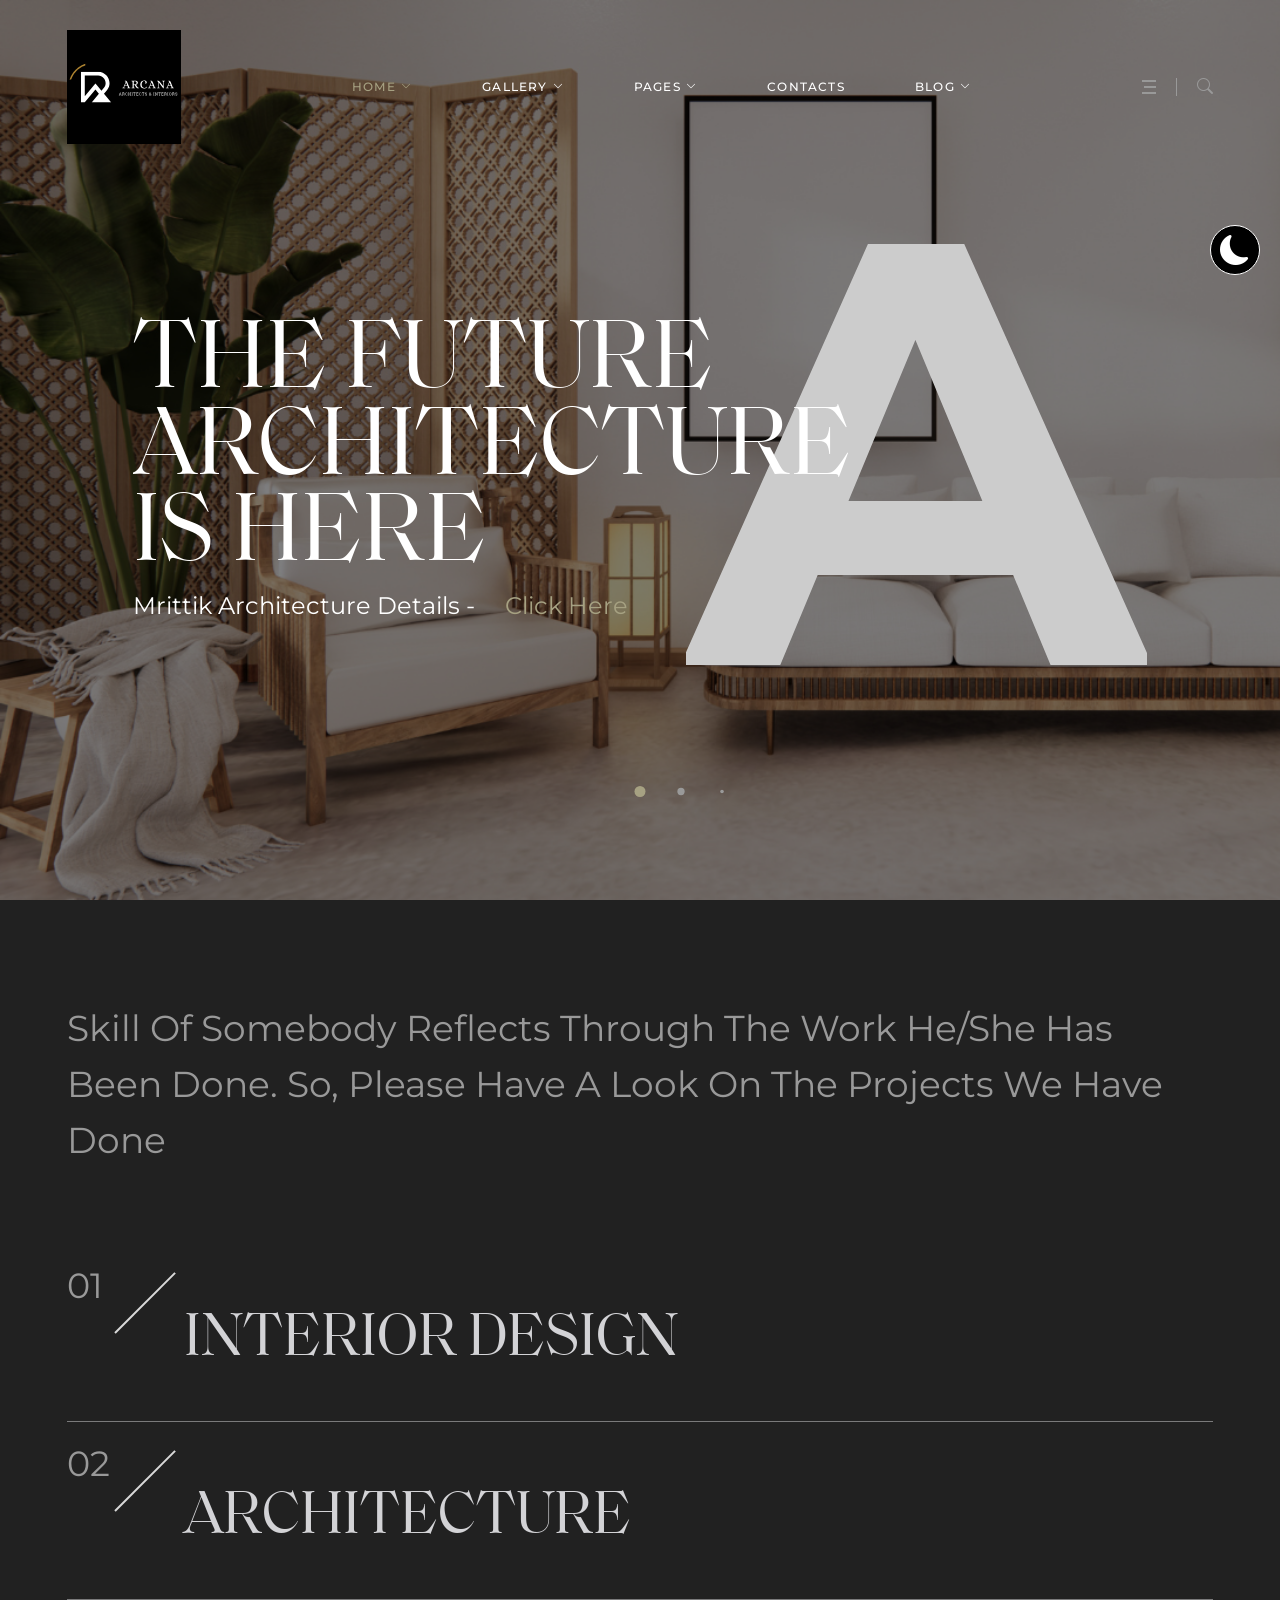
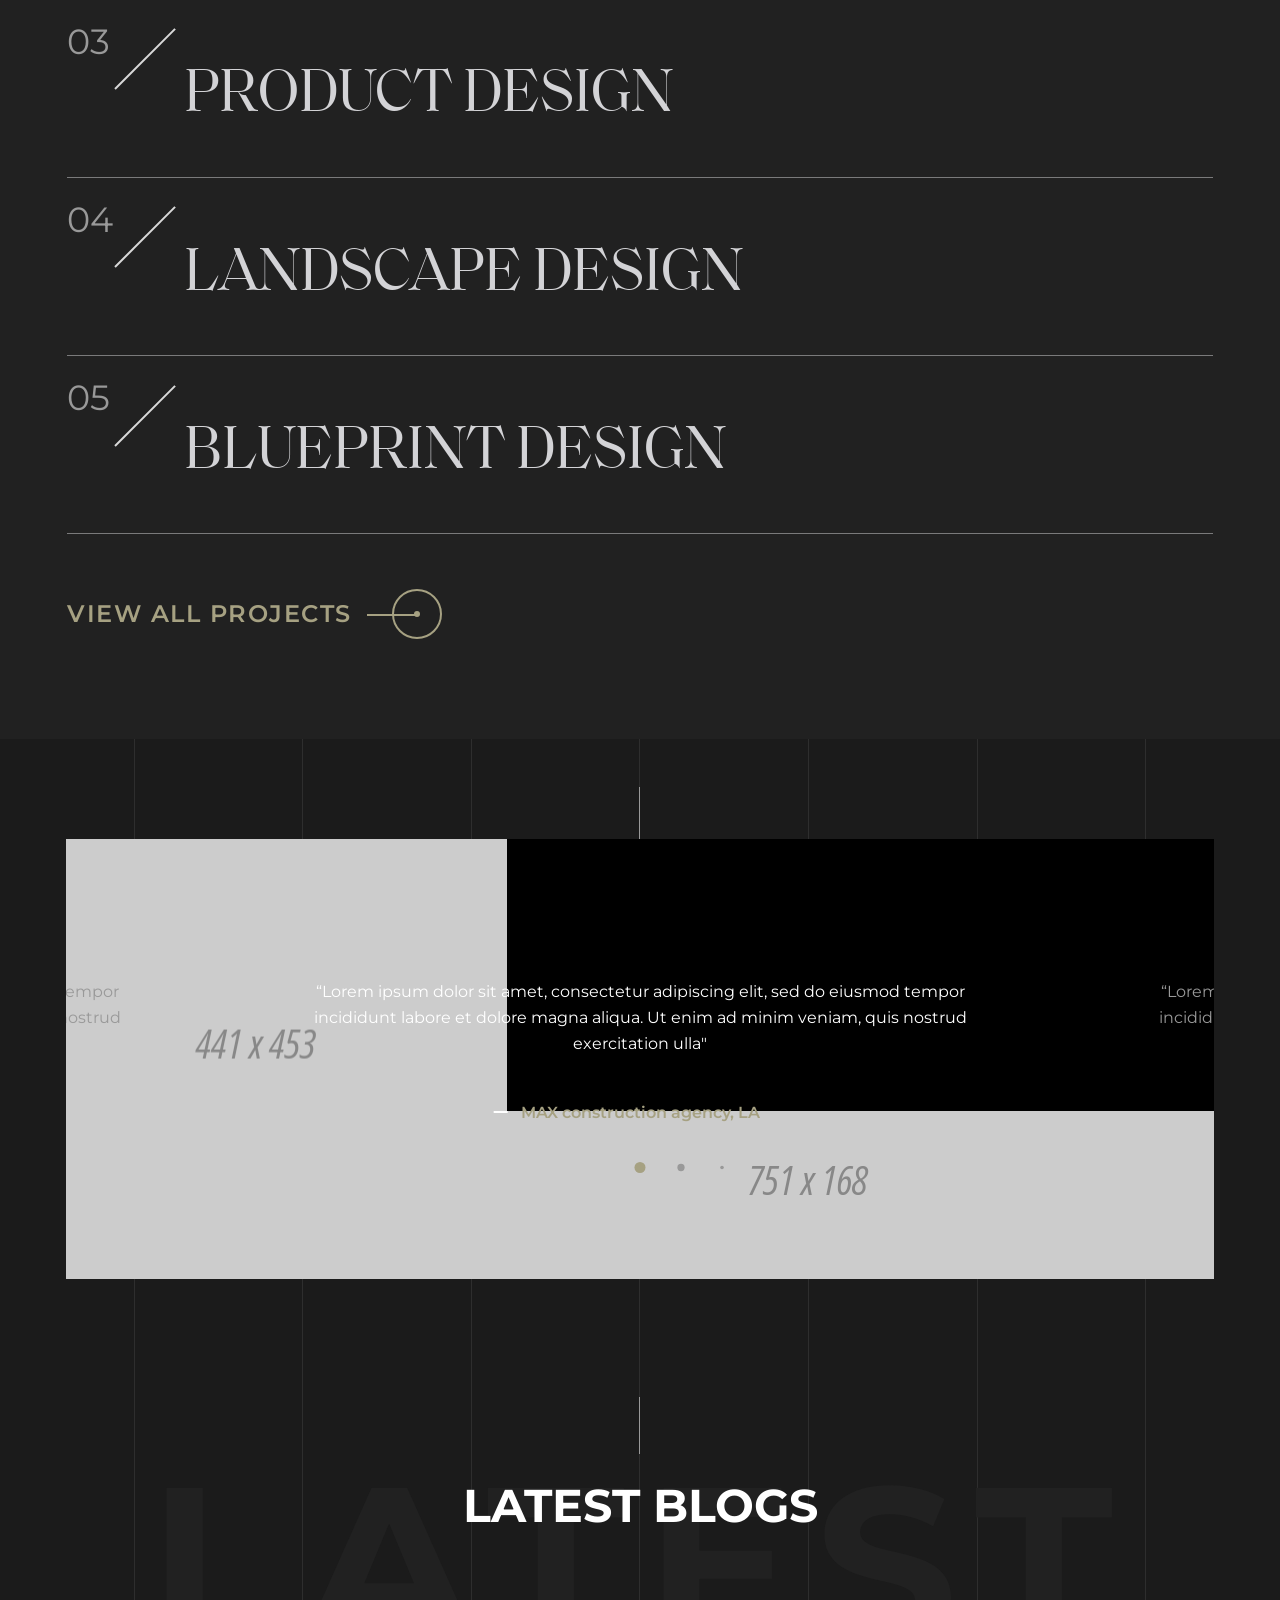
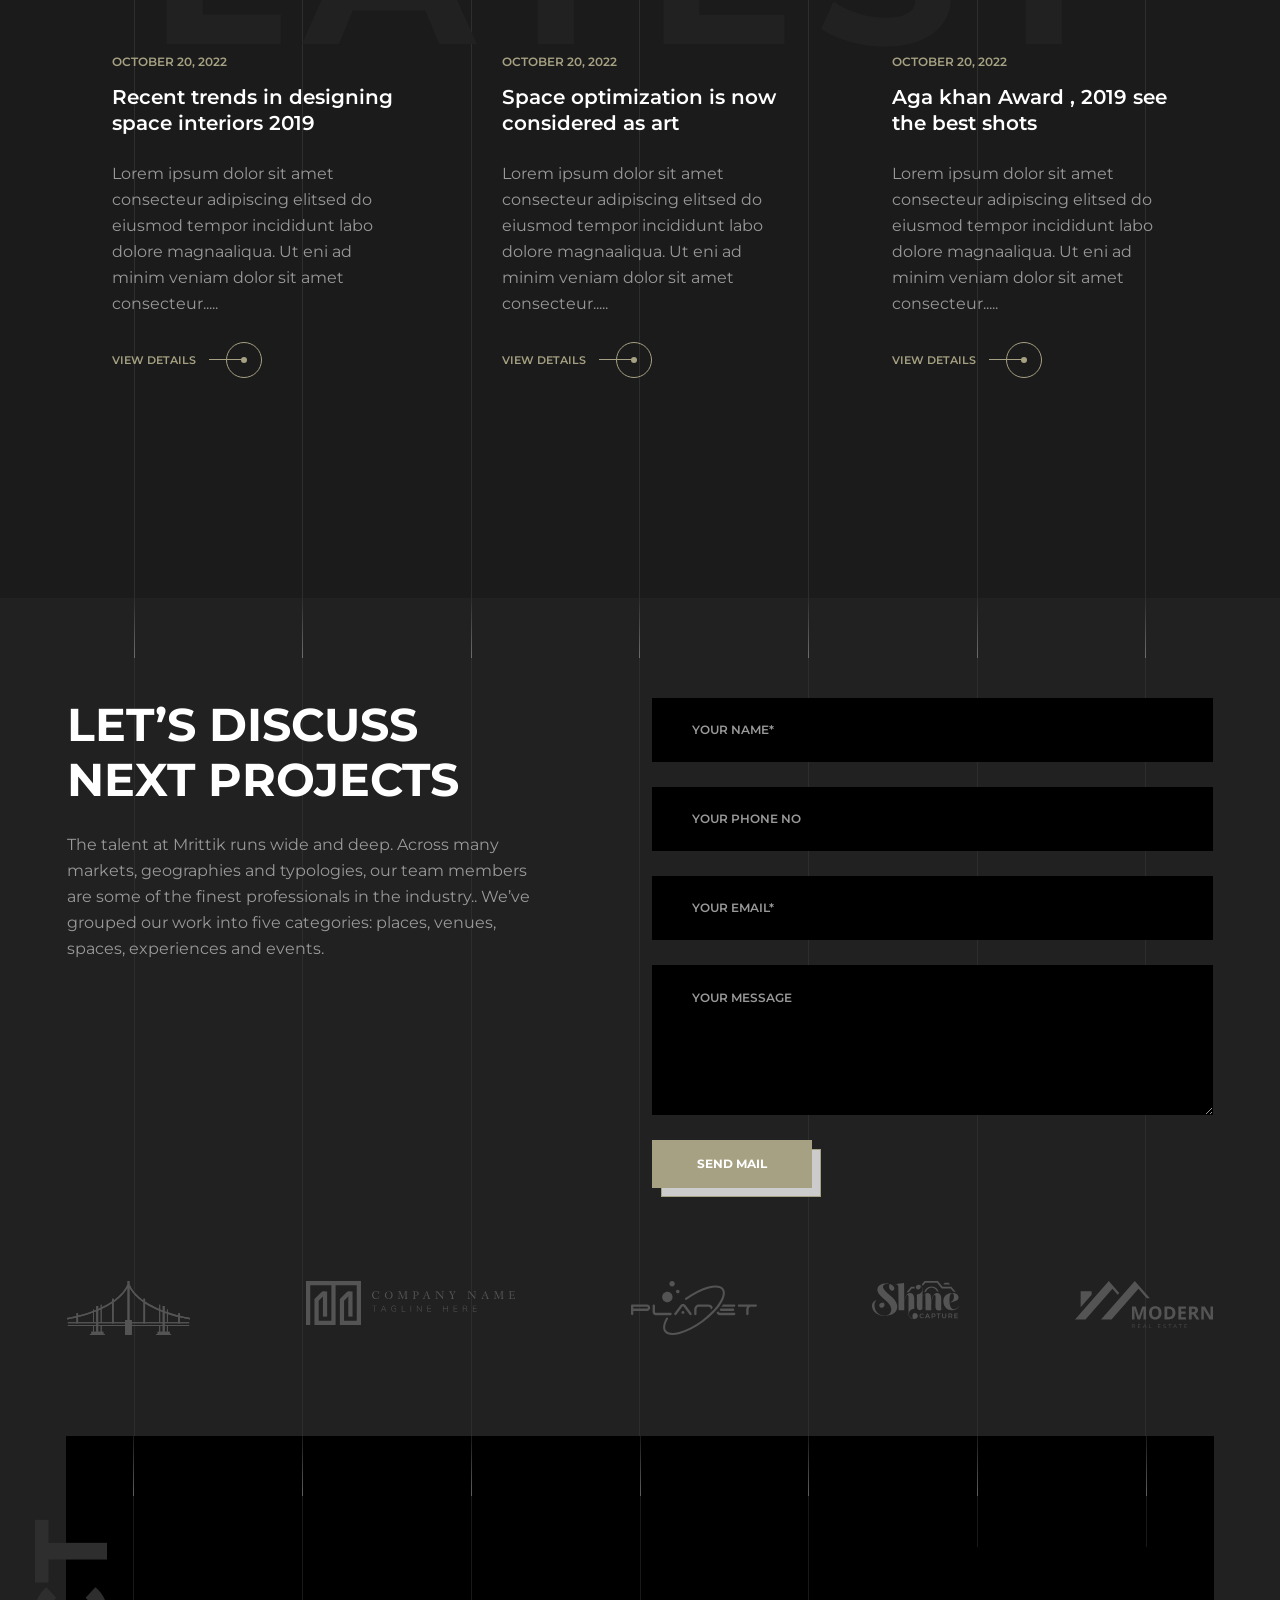
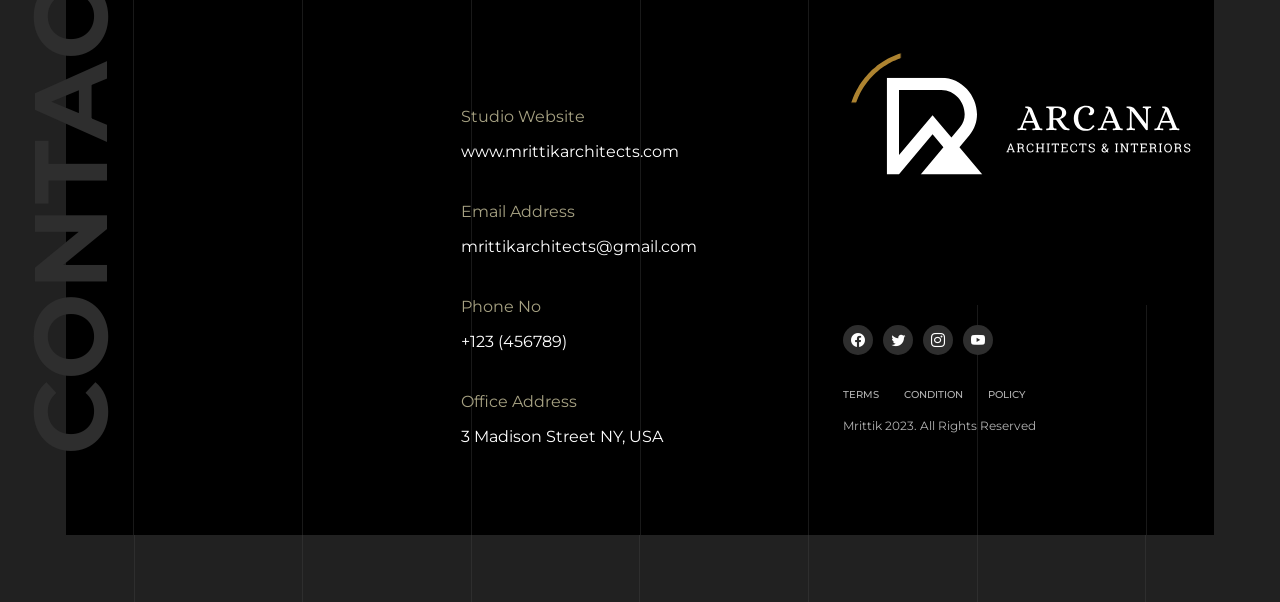
<file: index-5.html>
<!DOCTYPE html>
<html lang="zxx">
    <head>
        <!-- Meta Tags -->
        <meta charset="utf-8">
        <meta http-equiv="X-UA-Compatible" content="IE=edge">
        <meta name="viewport" content="width=device-width, initial-scale=1, maximum-scale=1, user-scalable=0">
        <meta name="description" content="Mrittik is a Modern Architecture Theme">
        <meta name="author" content="">

        <!-- Favicon and touch Icons -->
        <link href="../assets/img/favicon.png" rel="shortcut icon" type="image/png">
        <link href="../assets/img/apple-touch-icon.png" rel="apple-touch-icon">
        <link href="../assets/img/apple-touch-icon-72x72.png" rel="apple-touch-icon" sizes="72x72">
        <link href="../assets/img/apple-touch-icon-114x114.png" rel="apple-touch-icon" sizes="114x114">
        <link href="../assets/img/apple-touch-icon-144x144.png" rel="apple-touch-icon" sizes="144x144">

        <!-- Page Title -->
        <title>Mrittik  - Modern Architecture Theme</title>    
        
        <!-- Styles Include -->
        <link rel="stylesheet" href="../assets/css/style.css">
        
    </head>


    <body class="bg-dark">

        <!-- Preloader -->
        <div id="preloader">
			<div class="preloader-inner">
				<div class="spinner"></div>
				<div class="loading-text">
					<span data-preloader-text="M" class="characters">M</span>
					
					<span data-preloader-text="R" class="characters">R</span>
					
					<span data-preloader-text="I" class="characters">I</span>
					
					<span data-preloader-text="T" class="characters">T</span>
					
					<span data-preloader-text="T" class="characters">T</span>

					<span data-preloader-text="I" class="characters">I</span>

					<span data-preloader-text="K" class="characters">K</span>
				</div>
			</div>
		</div>

        

        <!-- Color Mode Switcher -->
		<div id="mode_switcher">
			<span><i class="bi bi-moon-fill"></i></span>	
		</div>        

        <!-- Cursor Effect -->
        <div class="pointer bnz-pointer" id="bnz-pointer"></div>

        <!-- Header -->
		<header class="header">				
            <div class="container">
                <div class="header_inner d-flex align-items-center justify-content-between">
                    <div class="logo">
                        <a href="index.html" class="light_logo"><img src="../assets/img/logo-light.svg" alt="logo"></a>
                        <a href="index.html" class="dark_logo"><img src="../assets/img/logo-dark.svg" alt="logo"></a>
                    </div>

                    
                    <div class="mainnav d-none d-lg-block">
                        <ul class="main_menu">
                            <li class="menu-item menu-item-has-children active"><a href="index.html">Home</a>
                                <ul class="sub-menu">
                                    <li class="menu-item"><a href="index.html">Home One</a></li>
                                    <li class="menu-item"><a href="index-2.html">Home Two</a></li>
                                    <li class="menu-item"><a href="index-3.html">Home Three</a></li>
                                    <li class="menu-item"><a href="index-4.html">Home Four</a></li>
                                    <li class="menu-item active"><a href="index-5.html">Home Five</a></li>
                                    <li class="menu-item"><a href="index-6.html">Home Six</a></li>
                                    <li class="menu-item"><a href="index-7.html">Home Seven</a></li>
                                </ul>
                            </li>
                            <li class="menu-item menu-item-has-children"><a href="#">Gallery</a>
                                <ul class="sub-menu">
                                    <li class="menu-item"><a href="project-1.html">Projects One</a></li>
                                    <li class="menu-item"><a href="project-2.html">Projects Two</a></li>
                                    <li class="menu-item"><a href="project-3.html">Peojects Three</a></li>
                                    <li class="menu-item"><a href="project-details.html">Peoject Details</a></li>
                                    <li class="menu-item"><a href="project-details-2.html">Peoject Details Two</a></li>
                                </ul>
                            </li>
                            
                            <li class="menu-item menu-item-has-children"><a href="#">Pages</a>
                                <ul class="sub-menu">
                                    <li class="menu-item"><a href="about.html">About Us</a></li>
                                    <li class="menu-item menu-item-has-children"><a href="#">Team</a>
                                        <ul class="sub-menu">
                                            <li class="menu-item"><a href="team.html">Our Team</a></li>
                                            <li class="menu-item"><a href="team-details.html">Team Details</a></li>
                                        </ul>
                                    </li>
                                    <li class="menu-item menu-item-has-children"><a href="#">Services</a>
                                        <ul class="sub-menu">
                                            <li class="menu-item"><a href="service-1.html">Service One</a></li>
                                            <li class="menu-item"><a href="service-2.html">Service Two</a></li>
                                            <li class="menu-item"><a href="service-details.html">Service Details</a></li>
                                        </ul>
                                    </li>                              
                                    <li class="menu-item menu-item-has-children"><a href="#">Shop</a>
                                        <ul class="sub-menu">
                                            <li class="menu-item"><a href="shop-1.html">Shop One</a></li>
                                            <li class="menu-item"><a href="shop-2.html">Shop Two</a></li>
                                            <li class="menu-item"><a href="shop-3.html">Shop Three</a></li>
                                            <li class="menu-item"><a href="shop-product.html">Product Details</a></li>
                                            <li class="menu-item"><a href="shop-cart.html">Shop Cart</a></li>
                                            <li class="menu-item"><a href="shop-checkout.html">Checkout</a></li>
                                            <li class="menu-item"><a href="login.html">Login</a></li>
                                        </ul>
                                    </li>
                                    <li class="menu-item"><a href="404.html">404 Page</a></li>
                                    <li class="menu-item"><a href="coming-soon.html">Coming Soon</a></li>
                                </ul>
                            </li>
                            <li class="menu-item"><a href="contact.html">Contacts</a></li>
                            <li class="menu-item menu-item-has-children"><a href="#">Blog</a>
                                <ul class="sub-menu">
                                    <li class="menu-item"><a href="blog.html">Blog</a></li>
                                    <li class="menu-item"><a href="blog-details.html">Blog Details</a></li>
                                </ul>
                            </li>
                        </ul>
                    </div>
                    <div class="header_right_part d-flex align-items-center">
                        <button class="aside_open">
                            <span class="line"></span>
                            <span class="line"></span>
                            <span class="line"></span>
                        </button>
                        <div class="header_search">								
                            <button type="submit" class="form-control-submit"><i class="bi bi-search"></i></button>
                        </div>
                        <div class="open_search">
                            <form class="search_form" action="search.php">
                                <input type="text" name="search" class="keyword form-control" placeholder="Search...">
                                <button type="submit" class="form-control-submit"><i class="bi bi-search"></i></button>
                            </form>
                        </div>							
                        <button class="ma5menu__toggle d-lg-none d-block" type="button">
                            <i class="bi bi-list"></i>
                        </button>
                    </div>
                </div>
			</div>
		</header>

        <div class="aside_info_wrapper">
			<button class="aside_close"><i class="bi bi-x-lg"></i></button>
			<div class="aside_logo">
                <a href="index.html" class="light_logo"><img src="../assets/img/logo-light-lg.svg" alt="logo"></a>
                <a href="index.html" class="dark_logo"><img src="../assets/img/logo-dark-lg.svg" alt="logo"></a>
            </div>
			<div class="aside_info_inner">
                <p>Mrittik Architects is a full-service design firm providing architecture architecture.</p>
                
                <div class="aside_info_inner_box">
                    <h5>Contact Info</h5>
                    <p>+123 456 789 33</p>
                    <p>3 Madison Street, NY <br> United States of America</p>
                    <p>mrittikarch@gmail.com</p>

                    <h5>Office Address</h5>
                    <p>+Time Square, New York <br> USA, 3454</p>
                </div>
                <div class="social_sites">
                    <ul class="d-flex align-items-center justify-content-center">
                        <li><a href="#"><i class="bi bi-facebook"></i></a></li>
                        <li><a href="#"><i class="bi bi-twitter"></i></a></li>
                        <li><a href="#"><i class="bi bi-instagram"></i></a></li>
                        <li><a href="#"><i class="bi bi-youtube"></i></a></li>
                    </ul>
                </div>
			</div>
		</div>

        
            <!-- Main Wrapper-->
            <main class="wrapper">                

                <div class="theme_slider_4 p-0">
                    <div class="swiper swiper_theme_slider_4">
                        <div class="swiper-wrapper">
                            <div class="swiper-slide">
                                <div class="slider" style="background-image: url('../assets/img/slider/2.jpg')">
                                    <div class="container">
                                        <div class="slide_content">
                                            <div class="slide_content_wrapper mb-0 h-auto">
                                                <div class="slide_content_inner">
                                                    <h4><a href="project-details.html" class="text-white text-uppercase">The Future Architecture Is Here</a></h4>
                                                    <div class="details_link">
                                                        <a href="about.html">
                                                            <span class="link_text">Mrittik Architecture Details - </span>
                                                            <span class="link_icon">Click Here</span>
                                                        </a>
                                                    </div>
                                                </div>
                                                <div class="mask-content" style="background-image: url('../assets/img/slider/6.jpg')">A</div>
                                            </div>
                                        </div>
                                    </div>
                                </div>
                            </div>

                            <div class="swiper-slide">
                                <div class="slider" style="background-image: url('../assets/img/slider/3.jpg')">
                                    <div class="container">
                                        <div class="slide_content">
                                            <div class="slide_content_wrapper mb-0 h-auto">
                                                <div class="slide_content_inner">
                                                    <h4><a href="project-details.html" class="text-white text-uppercase">We value your Dream</a></h4>
                                                    <div class="details_link">
                                                        <a href="about.html">
                                                            <span class="link_text">Mrittik Architecture Details - </span>
                                                            <span class="link_icon">Click Here</span>
                                                        </a>
                                                    </div>
                                                </div>
                                                <div class="mask-content" style="background-image: url('../assets/img/slider/5.jpg')">D</div>
                                            </div>
                                        </div>
                                    </div>
                                </div>
                            </div>

                            <div class="swiper-slide">
                                <div class="slider" style="background-image: url('../assets/img/slider/13.jpg')">
                                    <div class="container">
                                        <div class="slide_content">
                                            <div class="slide_content_wrapper mb-0 h-auto">
                                                <div class="slide_content_inner">
                                                    <h4><a href="project-details.html" class="text-white text-uppercase">Make true your Dream with Mrittik</a></h4>
                                                    <div class="details_link">
                                                        <a href="about.html">
                                                            <span class="link_text">Mrittik Architecture Details - </span>
                                                            <span class="link_icon">Click Here</span>
                                                        </a>
                                                    </div>
                                                </div>
                                                <div class="mask-content" style="background-image: url('../assets/img/slider/14.jpg')">T</div>
                                            </div>
                                        </div>
                                    </div>
                                </div>
                            </div>
                        </div>
                        <!-- Add Pagination -->
                        <div class="swiper-pagination"></div>

                        <!-- Add Buttons -->
                        <!-- <div class="swiper-button-prev details_link l-dir pagination-previous"><a href="#"><span class="link_icon"><span class="line"></span> <span class="circle"></span><span class="dot"></span></span></a></div>
                        <div class="swiper-button-next details_link r-dir pagination-next"><a href="#"><span class="link_icon"><span class="line"></span> <span class="circle"></span><span class="dot"></span></span></a></div> -->
                        
                    </div>
                </div>

                <section class="project-list-view bg-dark-200">
                    <div class="container">
                        <div class="section-header">
                            <h2>Skill of somebody reflects through the work he/she has been done. So,
                                Please have a look on the projects We have done</h2>
                        </div>
                        <ol class="project-list">
                            <li class="project-list-item">
                                <a href="project-details-2.html">Interior Design <img src="../assets/img/portfolio/2.jpg" alt="img" class="hidden-image"></a>
                            </li>
                            <li class="project-list-item">
                                <a href="project-details-2.html">Architecture <img src="../assets/img/portfolio/3.jpg" alt="img" class="hidden-image"></a>
                            </li>
                            <li class="project-list-item">
                                <a href="project-details-2.html">Product Design <img src="../assets/img/portfolio/4.jpg" alt="img" class="hidden-image"></a>
                            </li>
                            <li class="project-list-item">
                                <a href="project-details-2.html">Landscape Design <img src="../assets/img/portfolio/5.jpg" alt="img" class="hidden-image"></a>
                            </li>
                            <li class="project-list-item">
                                <a href="project-details-2.html">Blueprint Design <img src="../assets/img/portfolio/6.jpg" alt="img" class="hidden-image"></a>
                            </li>
                        </ol>
                        <div class="details_link"><a href="project-1.html"><span class="link_text">View All Projects</span> <span class="link_icon"><span class="line"></span> <span class="circle"></span><span class="dot"></span></span></a></div>
                    </div>
                </section>

                <section class="testimonial box_padding">
                    <div class="has_line_lg"></div>
                    <div class="testimonial_inner bg-black" data-aos="zoom-in" data-aos-duration="500">
                        <!-- Swiper Testimonial -->
                        <div class="swiper swiper_testimonial">
                            <div class="swiper-wrapper">
                                <div class="swiper-slide">
                                    <div class="testimonial-block text-center">
                                        <p>“Lorem ipsum dolor sit amet, consectetur adipiscing elit, sed do eiusmod tempor incididunt labore et dolore magna aliqua. Ut enim ad minim veniam, quis nostrud exercitation ulla"</p>
                                        <h6 class="text-olive">MAX construction agency, LA</h6>
                                    </div>
                                </div>
                                <div class="swiper-slide">
                                    <div class="testimonial-block text-center">
                                        <p>“Lorem ipsum dolor sit amet, consectetur adipiscing elit, sed do eiusmod tempor incididunt labore et dolore magna aliqua. Ut enim ad minim veniam, quis nostrud exercitation ulla"</p>
                                        <h6 class="text-olive">MAX construction agency, LA</h6>
                                    </div>
                                </div>
                                <div class="swiper-slide">
                                    <div class="testimonial-block text-center">
                                        <p>“Lorem ipsum dolor sit amet, consectetur adipiscing elit, sed do eiusmod tempor incididunt labore et dolore magna aliqua. Ut enim ad minim veniam, quis nostrud exercitation ulla"</p>
                                        <h6 class="text-olive">MAX construction agency, LA</h6>
                                    </div>
                                </div>
                                <div class="swiper-slide">
                                    <div class="testimonial-block text-center">
                                        <p>“Lorem ipsum dolor sit amet, consectetur adipiscing elit, sed do eiusmod tempor incididunt labore et dolore magna aliqua. Ut enim ad minim veniam, quis nostrud exercitation ulla"</p>
                                        <h6 class="text-olive">MAX construction agency, LA</h6>
                                    </div>
                                </div>
                                <div class="swiper-slide">
                                    <div class="testimonial-block text-center">
                                        <p>“Lorem ipsum dolor sit amet, consectetur adipiscing elit, sed do eiusmod tempor incididunt labore et dolore magna aliqua. Ut enim ad minim veniam, quis nostrud exercitation ulla"</p>
                                        <h6 class="text-olive">MAX construction agency, LA</h6>
                                    </div>
                                </div>
                                <div class="swiper-slide">
                                    <div class="testimonial-block text-center">
                                        <p>“Lorem ipsum dolor sit amet, consectetur adipiscing elit, sed do eiusmod tempor incididunt labore et dolore magna aliqua. Ut enim ad minim veniam, quis nostrud exercitation ulla"</p>
                                        <h6 class="text-olive">MAX construction agency, LA</h6>
                                    </div>
                                </div>
                                <div class="swiper-slide">
                                    <div class="testimonial-block text-center">
                                        <p>“Lorem ipsum dolor sit amet, consectetur adipiscing elit, sed do eiusmod tempor incididunt labore et dolore magna aliqua. Ut enim ad minim veniam, quis nostrud exercitation ulla"</p>
                                        <h6 class="text-olive">MAX construction agency, LA</h6>
                                    </div>
                                </div>
                                <div class="swiper-slide">
                                    <div class="testimonial-block text-center">
                                        <p>“Lorem ipsum dolor sit amet, consectetur adipiscing elit, sed do eiusmod tempor incididunt labore et dolore magna aliqua. Ut enim ad minim veniam, quis nostrud exercitation ulla"</p>
                                        <h6 class="text-olive">MAX construction agency, LA</h6>
                                    </div>
                                </div>
                                <div class="swiper-slide">
                                    <div class="testimonial-block text-center">
                                        <p>“Lorem ipsum dolor sit amet, consectetur adipiscing elit, sed do eiusmod tempor incididunt labore et dolore magna aliqua. Ut enim ad minim veniam, quis nostrud exercitation ulla"</p>
                                        <h6 class="text-olive">MAX construction agency, LA</h6>
                                    </div>
                                </div>
                            </div>
                            <div class="swiper-pagination"></div>
                        </div>
                    </div>
                </section>

                <section class="blog">
                    <div class="large_font">
                        <h2 class="floating_element text-dark-200 d-flex justify-content-center" data-aos="fade-right" data-aos-duration="1000">Latest</h2>
                    </div>
                    <div class="container">
                        <div class="section-header text-center has_line">
                            <h1 class="text-white">LATEST BLOGS</h1>
                        </div>
                        <div class="row">
                            <div class="col-lg-4 col-md-6">
                                <div class="blog_post mb-0">
                                    <img src="../assets/img/blog/1.jpg" alt="img">
                                    <div class="blog_content">                                    
                                        <h2 class="post-count">01</h2>
                                        <div class="meta">
                                            <time class="text-olive" datetime="2022-10-20">OCTOBER 20, 2022</time>
                                        </div>
                                        <h5><a href="blog-details.html" class="text-white">Recent trends in designing space interiors 2019</a></h5>
                                        <p>Lorem ipsum dolor sit amet consecteur adipiscing elitsed do eiusmod tempor incididunt labo dolore magnaaliqua. Ut eni ad minim veniam dolor sit amet consecteur.....</p>
                                        <div class="details_link"><a href="blog-details.html"><span class="link_text">View Details</span> <span class="link_icon"><span class="line"></span> <span class="circle"></span><span class="dot"></span></span></a></div>
                                    </div>
                                </div>
                            </div>
                            <div class="col-lg-4 col-md-6">
                                <div class="blog_post mb-0">
                                    <img src="../assets/img/blog/2.jpg" alt="img">
                                    <div class="blog_content">                                    
                                        <h2 class="post-count">02</h2>
                                        <div class="meta">
                                            <time class="text-olive" datetime="2022-10-20">OCTOBER 20, 2022</time>
                                        </div>
                                        <h5><a href="blog-details.html" class="text-white">Space optimization is now considered as art</a></h5>
                                        <p>Lorem ipsum dolor sit amet consecteur adipiscing elitsed do eiusmod tempor incididunt labo dolore magnaaliqua. Ut eni ad minim veniam dolor sit amet consecteur.....</p>
                                        <div class="details_link"><a href="blog-details.html"><span class="link_text">View Details</span> <span class="link_icon"><span class="line"></span> <span class="circle"></span><span class="dot"></span></span></a></div>
                                    </div>
                                </div>
                            </div>
                            <div class="col-lg-4 col-md-6">
                                <div class="blog_post mb-0">
                                    <img src="../assets/img/blog/3.jpg" alt="img">
                                    <div class="blog_content">                                    
                                        <h2 class="post-count">03</h2>
                                        <div class="meta">
                                            <time class="text-olive" datetime="2022-10-20">OCTOBER 20, 2022</time>
                                        </div>
                                        <h5><a href="blog-details.html" class="text-white">Aga khan Award , 2019 see the best shots</a></h5>
                                        <p>Lorem ipsum dolor sit amet consecteur adipiscing elitsed do eiusmod tempor incididunt labo dolore magnaaliqua. Ut eni ad minim veniam dolor sit amet consecteur.....</p>
                                        <div class="details_link"><a href="blog-details.html"><span class="link_text">View Details</span> <span class="link_icon"><span class="line"></span> <span class="circle"></span><span class="dot"></span></span></a></div>
                                    </div>
                                </div>
                            </div>
                        </div>
                    </div>
                </section>

                <section class="contact_us bg-dark-200">
                    <div class="container">
                        <div class="row justify-content-between">
                            <div class="col-lg-5" data-aos="fade-right" data-aos-duration="1000">
                                <div class="section-header">
                                    <h1 class="text-white text-uppercase mb-4">LET’S DISCUSS NEXT PROJECTS</h1>
                                    <p class="$gray-600">The talent at Mrittik runs wide and deep. Across many markets, geographies and typologies, our team members are some of the finest professionals in the industry.. We’ve grouped our work into five categories: places, venues, spaces, experiences and events.</p>
                                </div>
                            </div>
                            <div class="col-lg-6" data-aos="fade-left" data-aos-duration="1000">
                                <div class="home_contact">
                                    <form action="contact.php" method="POST">
                                        <input class="form-control form-control-lg" name="name" id="name" type="text" placeholder="Your Name*" required aria-label=".form-control-lg example">
                                        <input class="form-control form-control-lg" name="phone" id="phone" type="number" placeholder="Your Phone No" aria-label=".form-control-lg example">
                                        <input class="form-control form-control-lg" name="email" id="email" type="email" placeholder="Your Email*" required aria-label=".form-control-lg example">
                                        <textarea class="form-control pt-4" name="message" id="message" placeholder="Your Message" rows="3"></textarea>
                                        <div class="btn_group">
                                            <button type="submit" class="btn olive">Send Mail</button>  
                                        </div>
                                    </form>
                                </div>
                            </div>
                        </div>

                        <!-- Clients Logo -->
                        <div class="partner_flex">
                        <div class="partner_content" data-aos="fade-up" data-aos-duration="500">
                            <img src="../assets/img/partner/5.svg" alt="img">
                            <img src="../assets/img/partner/55.svg" alt="img">
                        </div>
                        <div class="partner_content" data-aos="fade-up" data-aos-duration="700">
                            <img src="../assets/img/partner/2.svg" alt="img">
                            <img src="../assets/img/partner/22.svg" alt="img">
                        </div>
                        <div class="partner_content" data-aos="fade-up" data-aos-duration="900">
                            <img src="../assets/img/partner/4.svg" alt="img">
                            <img src="../assets/img/partner/44.svg" alt="img">
                        </div>
                        <div class="partner_content" data-aos="fade-up" data-aos-duration="1100">
                            <img src="../assets/img/partner/1.svg" alt="img">
                            <img src="../assets/img/partner/11.svg" alt="img">
                        </div>
                        <div class="partner_content" data-aos="fade-up" data-aos-duration="1300">
                            <img src="../assets/img/partner/3.svg" alt="img">
                            <img src="../assets/img/partner/33.svg" alt="img">
                        </div>
                    </div>
                    </div>
                
                    <!-- Section Grid Lines -->
                    <ul class="grid_lines d-none d-md-flex justify-content-between">
                        <li class="grid_line"></li>
                        <li class="grid_line"></li>
                        <li class="grid_line"></li>
                        <li class="grid_line"></li>
                        <li class="grid_line"></li>
                        <li class="grid_line"></li>
                        <li class="grid_line"></li>
                    </ul>
                </section>

            </main>

            <!-- Footer-->
            <footer class="footer bg-dark-200 box_padding">
                <div class="footer_inner bg-black" data-aos="zoom-in" data-aos-duration="1000">
                    <div class="container">
                        <div class="row align-items-end">
                            <div class="col-lg-4 col-md-2 col-sm-2">
                                <div class="section-header" data-aos="fade-right" data-aos-duration="1000">
                                    <h2>Contact</h2>
                                </div>
                            </div>
                            <div class="col-lg-4 col-md-5 col-sm-5">
                                <div class="communication">
                                    <div class="info_body" data-aos="fade-up" data-aos-duration="500">
                                        <h6>Studio Website</h6>
                                        <h5>www.mrittikarchitects.com</h5>
                                    </div>
                                    <div class="info_body" data-aos="fade-up" data-aos-duration="700">
                                        <h6>Email Address</h6>
                                        <h5>mrittikarchitects@gmail.com</h5>
                                    </div>
                                    <div class="info_body" data-aos="fade-up" data-aos-duration="900">
                                        <h6>Phone No</h6>
                                        <h5>+123 (456789)</h5>
                                    </div>
                                    <div class="info_body" data-aos="fade-up" data-aos-duration="1100">
                                        <h6>Office Address</h6>
                                        <h5>3 Madison Street NY, USA</h5>
                                    </div>
                                </div>
                            </div>
                            <div class="col-lg-4 col-md-5 col-sm-5">
                                <div class="footer_elements d-flex align-items-center justify-content-end">
                                    <div class="footer_elements_inner">
                                        <div class="footer_logo" data-aos="fade-up" data-aos-duration="500">
                                            <a href="index.html" class="light_logo"><img src="../assets/img/logo-light.svg" alt="logo"></a>
                                        </div>
                                        <div class="footer_social">
                                            <ul class="social_list">
                                                <li class="facebook" data-aos="fade-up" data-aos-duration="500"><a href="#"><i class="bi bi-facebook"></i></a></li>
                                                <li class="twitter" data-aos="fade-up" data-aos-duration="700"><a href="#"><i class="bi bi-twitter"></i></a></li>
                                                <li class="instagram" data-aos="fade-up" data-aos-duration="900"><a href="#"><i class="bi bi-instagram"></i></a></li>
                                                <li class="youbetube" data-aos="fade-up" data-aos-duration="1100"><a href="#"><i class="bi bi-youtube"></i></a></li>
                                            </ul>
                                        </div>
                                        <div class="terms_condition">
                                            <ul>
                                                <li data-aos="fade-up" data-aos-duration="1300"><a href="#">Terms</a></li>
                                                <li data-aos="fade-up" data-aos-duration="1500"><a href="#">Condition</a></li>
                                                <li data-aos="fade-up" data-aos-duration="1700"><a href="#">Policy</a></li>
                                            </ul>
                                        </div>
                                        <div class="copyright" data-aos="fade-up" data-aos-duration="2000">
                                            <p>Mrittik 2023. All Rights Reserved</p>
                                        </div>
                                    </div>
                                </div>
                            </div>
                        </div>
                    </div>
                    

                    <!-- Section Grid Lines -->
                    <ul class="grid_lines d-none d-md-flex justify-content-between">
                        <li class="grid_line"></li>
                        <li class="grid_line"></li>
                        <li class="grid_line"></li>
                        <li class="grid_line"></li>
                        <li class="grid_line"></li>
                        <li class="grid_line"></li>
                        <li class="grid_line"></li>
                    </ul>
                </div>
            </footer>

        <div class="totop">
            <a href="#">UP</a>
        </div>

            <!-- Section Grid Lines -->
            <ul class="grid_lines d-none d-md-flex justify-content-between">
                <li class="grid_line"></li>
                <li class="grid_line"></li>
                <li class="grid_line"></li>
                <li class="grid_line"></li>
                <li class="grid_line"></li>
                <li class="grid_line"></li>
                <li class="grid_line"></li>
            </ul>

        

        <!-- Core JS -->
        <script src="../assets/js/jquery-3.6.0.min.js"></script>
        <script src="../assets/js/bootstrap.bundle.min.js"></script>

        <!-- Side Menu -->
        <script src="../plugins/menu/ma5-menu.min.js"></script>
        
        <!-- Swiper for Slider Type -->
        <script src="../plugins/swiper/swiper-bundle.min.js"></script>        
                
        

        <!-- Cursor Effect -->
        <script src="../plugins/cursor-effect/cursor-effect.js"></script>
        
        <!-- Select2 -->
        <script src="../plugins/select2/js/select2.min.js"></script>
        
        <!-- AOS effect JS -->
        <script src="../plugins/aos/aos.js"></script>
        
        <!-- Theme Custom JS -->
        <script src="../assets/js/theme.js"></script>
    </body>
</html>
</file>
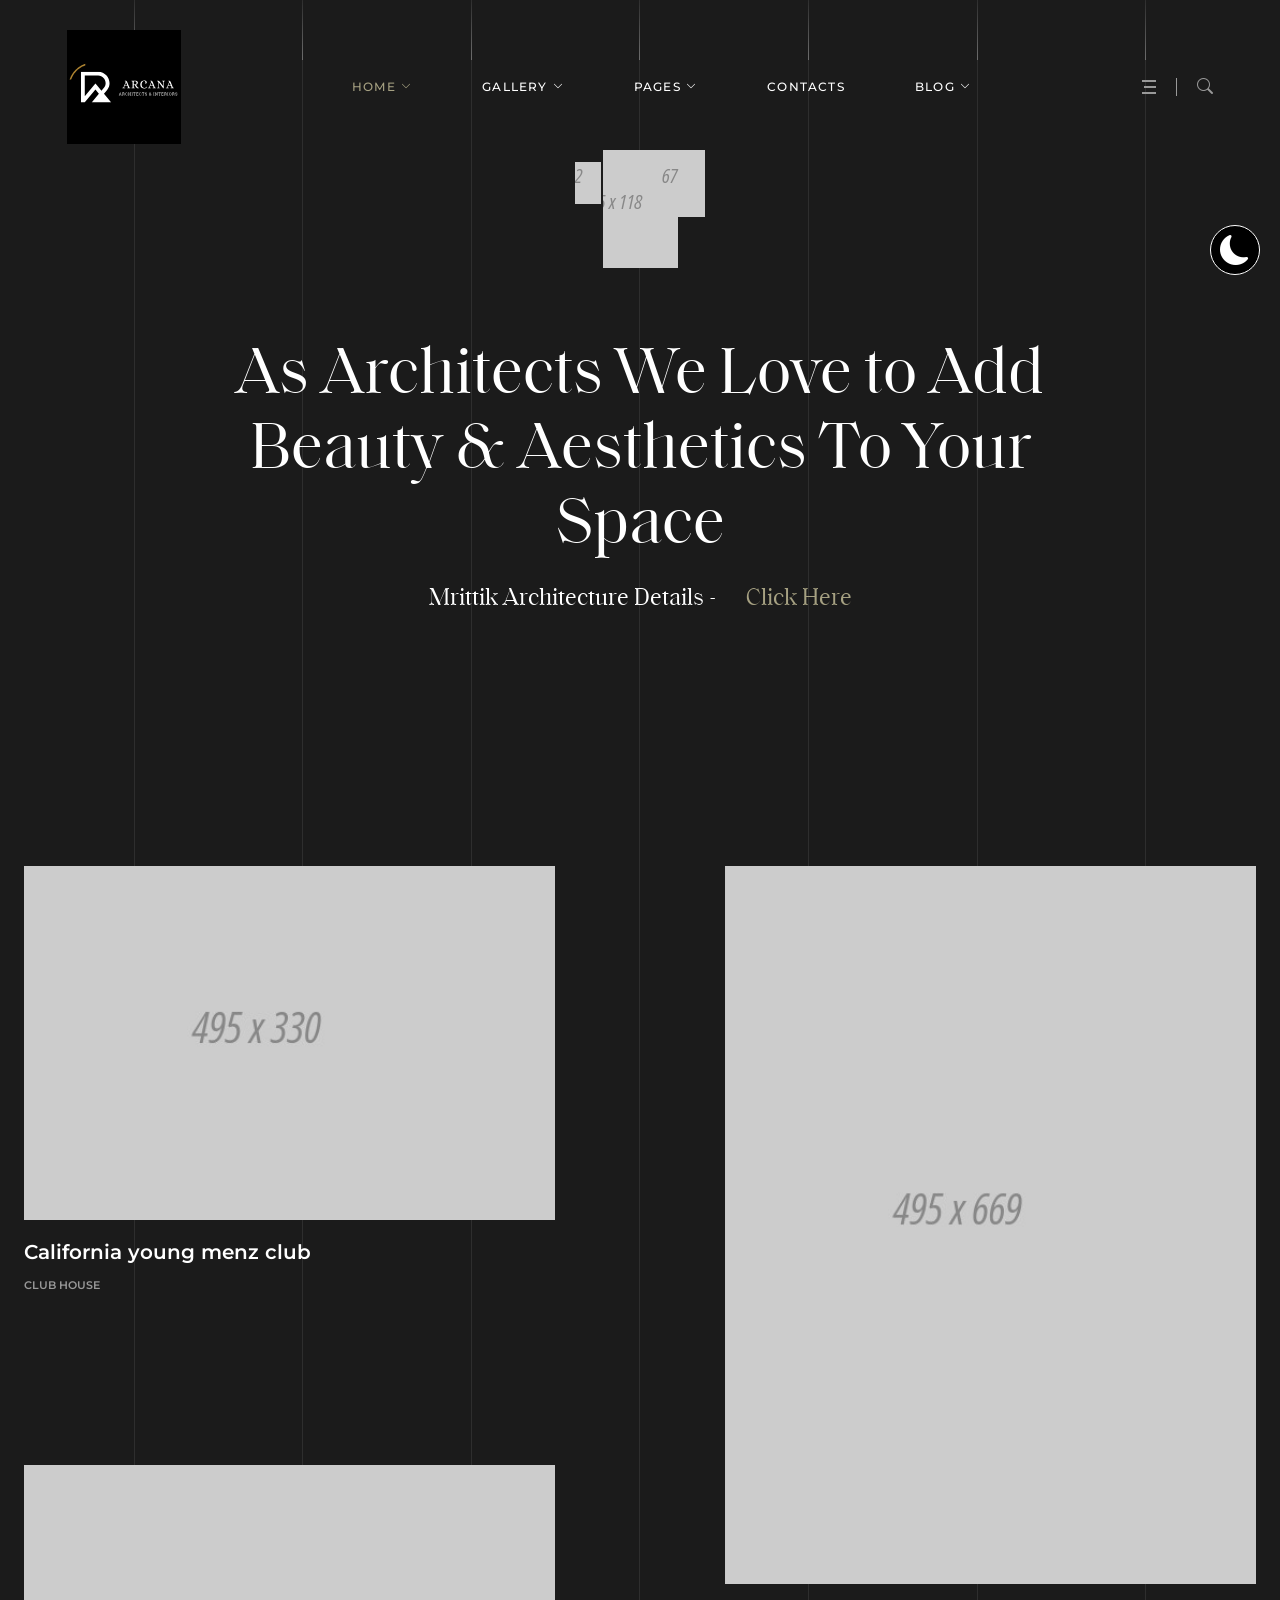
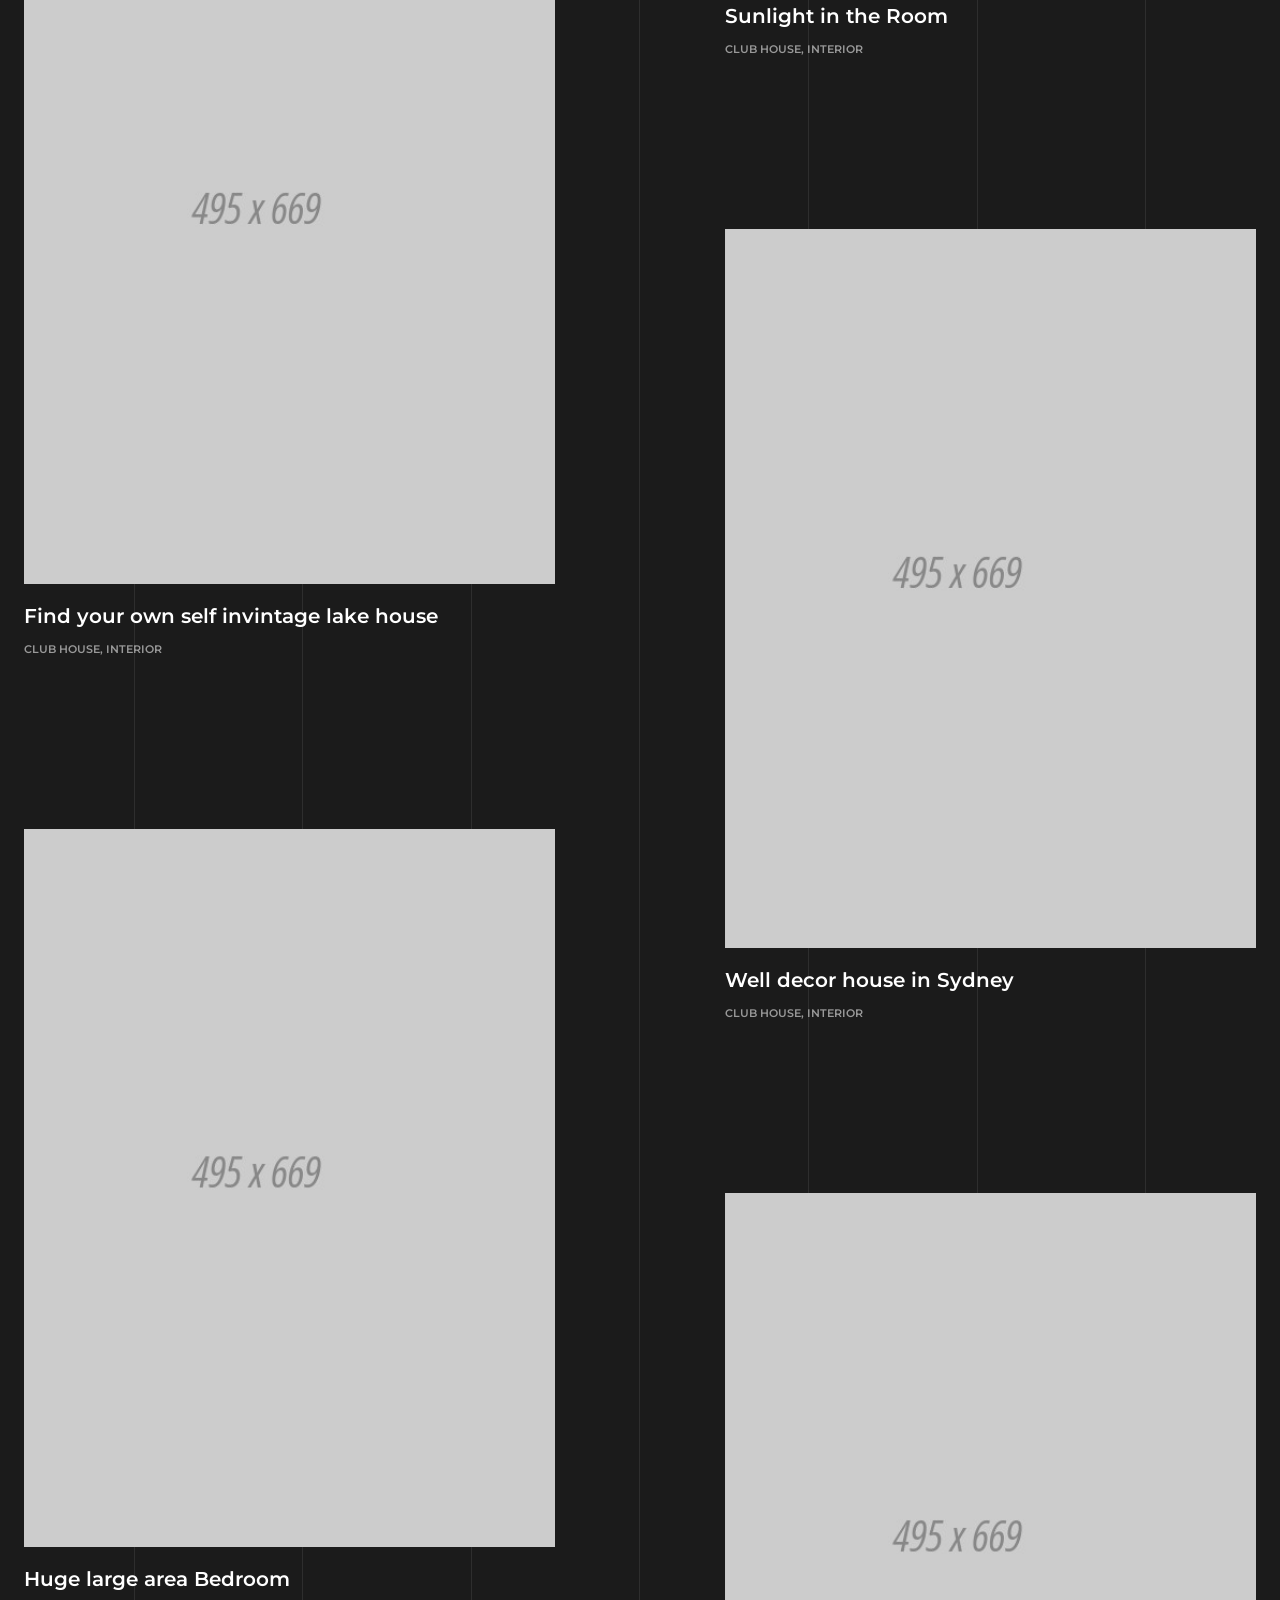
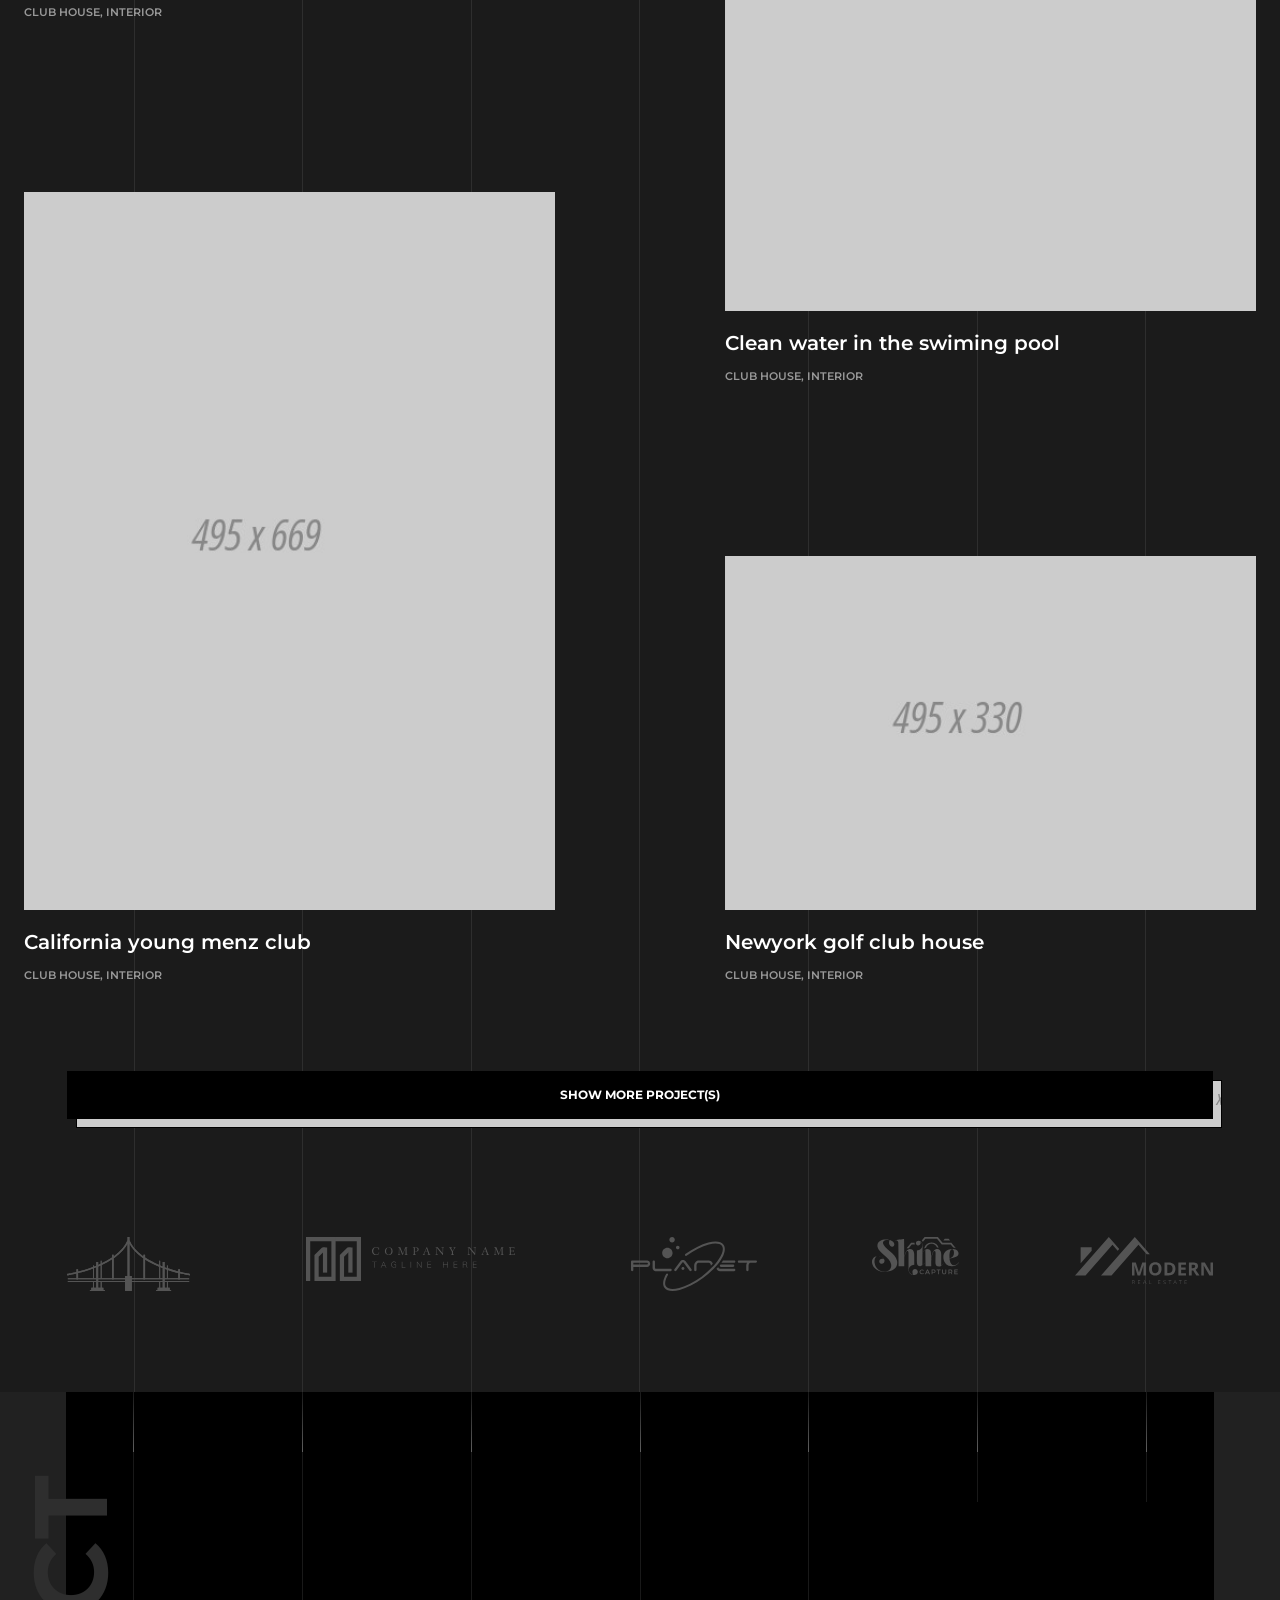
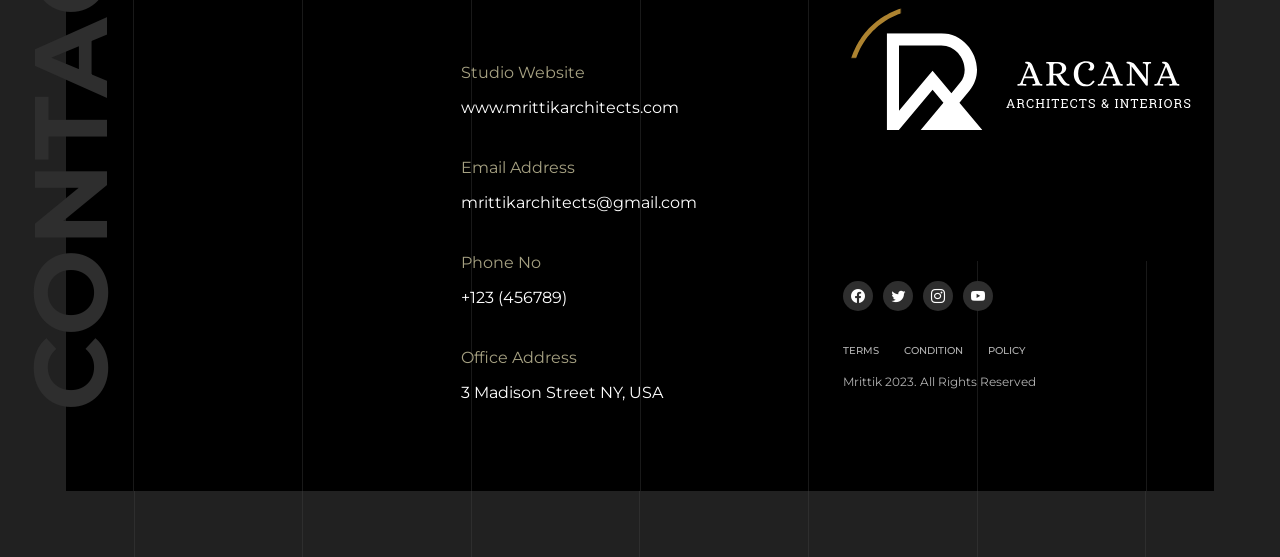
<file: index-6.html>
<!DOCTYPE html>
<html lang="zxx">
    <head>
        <!-- Meta Tags -->
        <meta charset="utf-8">
        <meta http-equiv="X-UA-Compatible" content="IE=edge">
        <meta name="viewport" content="width=device-width, initial-scale=1, maximum-scale=1, user-scalable=0">
        <meta name="description" content="Mrittik is a Modern Architecture Theme">
        <meta name="author" content="">

        <!-- Favicon and touch Icons -->
        <link href="../assets/img/favicon.png" rel="shortcut icon" type="image/png">
        <link href="../assets/img/apple-touch-icon.png" rel="apple-touch-icon">
        <link href="../assets/img/apple-touch-icon-72x72.png" rel="apple-touch-icon" sizes="72x72">
        <link href="../assets/img/apple-touch-icon-114x114.png" rel="apple-touch-icon" sizes="114x114">
        <link href="../assets/img/apple-touch-icon-144x144.png" rel="apple-touch-icon" sizes="144x144">

        <!-- Page Title -->
        <title>Mrittik  - Modern Architecture Theme</title>    
        
        <!-- Styles Include -->
        <link rel="stylesheet" href="../assets/css/style.css">
        
    </head>


    <body class="bg-dark">

        <!-- Preloader -->
        <div id="preloader">
			<div class="preloader-inner">
				<div class="spinner"></div>
				<div class="loading-text">
					<span data-preloader-text="M" class="characters">M</span>
					
					<span data-preloader-text="R" class="characters">R</span>
					
					<span data-preloader-text="I" class="characters">I</span>
					
					<span data-preloader-text="T" class="characters">T</span>
					
					<span data-preloader-text="T" class="characters">T</span>

					<span data-preloader-text="I" class="characters">I</span>

					<span data-preloader-text="K" class="characters">K</span>
				</div>
			</div>
		</div>

        

        <!-- Color Mode Switcher -->
		<div id="mode_switcher">
			<span><i class="bi bi-moon-fill"></i></span>	
		</div>        

        <!-- Cursor Effect -->
        <div class="pointer bnz-pointer" id="bnz-pointer"></div>

        <!-- Header -->
		<header class="header">				
            <div class="container">
                <div class="header_inner d-flex align-items-center justify-content-between">
                    <div class="logo">
                        <a href="index.html" class="light_logo"><img src="../assets/img/logo-light.svg" alt="logo"></a>
                        <a href="index.html" class="dark_logo"><img src="../assets/img/logo-dark.svg" alt="logo"></a>
                    </div>

                    
                    <div class="mainnav d-none d-lg-block">
                        <ul class="main_menu">
                            <li class="menu-item menu-item-has-children active"><a href="index.html">Home</a>
                                <ul class="sub-menu">
                                    <li class="menu-item"><a href="index.html">Home One</a></li>
                                    <li class="menu-item"><a href="index-2.html">Home Two</a></li>
                                    <li class="menu-item"><a href="index-3.html">Home Three</a></li>
                                    <li class="menu-item"><a href="index-4.html">Home Four</a></li>
                                    <li class="menu-item"><a href="index-5.html">Home Five</a></li>
                                    <li class="menu-item active"><a href="index-6.html">Home Six</a></li>
                                    <li class="menu-item"><a href="index-7.html">Home Seven</a></li>
                                </ul>
                            </li>
                            <li class="menu-item menu-item-has-children"><a href="#">Gallery</a>
                                <ul class="sub-menu">
                                    <li class="menu-item"><a href="project-1.html">Projects One</a></li>
                                    <li class="menu-item"><a href="project-2.html">Projects Two</a></li>
                                    <li class="menu-item"><a href="project-3.html">Peojects Three</a></li>
                                    <li class="menu-item"><a href="project-details.html">Peoject Details</a></li>
                                    <li class="menu-item"><a href="project-details-2.html">Peoject Details Two</a></li>
                                </ul>
                            </li>
                            
                            <li class="menu-item menu-item-has-children"><a href="#">Pages</a>
                                <ul class="sub-menu">
                                    <li class="menu-item"><a href="about.html">About Us</a></li>
                                    <li class="menu-item menu-item-has-children"><a href="#">Team</a>
                                        <ul class="sub-menu">
                                            <li class="menu-item"><a href="team.html">Our Team</a></li>
                                            <li class="menu-item"><a href="team-details.html">Team Details</a></li>
                                        </ul>
                                    </li>
                                    <li class="menu-item menu-item-has-children"><a href="#">Services</a>
                                        <ul class="sub-menu">
                                            <li class="menu-item"><a href="service-1.html">Service One</a></li>
                                            <li class="menu-item"><a href="service-2.html">Service Two</a></li>
                                            <li class="menu-item"><a href="service-details.html">Service Details</a></li>
                                        </ul>
                                    </li>                              
                                    <li class="menu-item menu-item-has-children"><a href="#">Shop</a>
                                        <ul class="sub-menu">
                                            <li class="menu-item"><a href="shop-1.html">Shop One</a></li>
                                            <li class="menu-item"><a href="shop-2.html">Shop Two</a></li>
                                            <li class="menu-item"><a href="shop-3.html">Shop Three</a></li>
                                            <li class="menu-item"><a href="shop-product.html">Product Details</a></li>
                                            <li class="menu-item"><a href="shop-cart.html">Shop Cart</a></li>
                                            <li class="menu-item"><a href="shop-checkout.html">Checkout</a></li>
                                            <li class="menu-item"><a href="login.html">Login</a></li>
                                        </ul>
                                    </li>
                                    <li class="menu-item"><a href="404.html">404 Page</a></li>
                                    <li class="menu-item"><a href="coming-soon.html">Coming Soon</a></li>
                                </ul>
                            </li>
                            <li class="menu-item"><a href="contact.html">Contacts</a></li>
                            <li class="menu-item menu-item-has-children"><a href="#">Blog</a>
                                <ul class="sub-menu">
                                    <li class="menu-item"><a href="blog.html">Blog</a></li>
                                    <li class="menu-item"><a href="blog-details.html">Blog Details</a></li>
                                </ul>
                            </li>
                        </ul>
                    </div>
                    <div class="header_right_part d-flex align-items-center">
                        <button class="aside_open">
                            <span class="line"></span>
                            <span class="line"></span>
                            <span class="line"></span>
                        </button>
                        <div class="header_search">								
                            <button type="submit" class="form-control-submit"><i class="bi bi-search"></i></button>
                        </div>
                        <div class="open_search">
                            <form class="search_form" action="search.php">
                                <input type="text" name="search" class="keyword form-control" placeholder="Search...">
                                <button type="submit" class="form-control-submit"><i class="bi bi-search"></i></button>
                            </form>
                        </div>							
                        <button class="ma5menu__toggle d-lg-none d-block" type="button">
                            <i class="bi bi-list"></i>
                        </button>
                    </div>
                </div>
			</div>
		</header>

        <div class="aside_info_wrapper">
			<button class="aside_close"><i class="bi bi-x-lg"></i></button>
			<div class="aside_logo">
                <a href="index.html" class="light_logo"><img src="../assets/img/logo-light-lg.svg" alt="logo"></a>
                <a href="index.html" class="dark_logo"><img src="../assets/img/logo-dark-lg.svg" alt="logo"></a>
            </div>
			<div class="aside_info_inner">
                <p>Mrittik Architects is a full-service design firm providing architecture architecture.</p>
                
                <div class="aside_info_inner_box">
                    <h5>Contact Info</h5>
                    <p>+123 456 789 33</p>
                    <p>3 Madison Street, NY <br> United States of America</p>
                    <p>mrittikarch@gmail.com</p>

                    <h5>Office Address</h5>
                    <p>+Time Square, New York <br> USA, 3454</p>
                </div>
                <div class="social_sites">
                    <ul class="d-flex align-items-center justify-content-center">
                        <li><a href="#"><i class="bi bi-facebook"></i></a></li>
                        <li><a href="#"><i class="bi bi-twitter"></i></a></li>
                        <li><a href="#"><i class="bi bi-instagram"></i></a></li>
                        <li><a href="#"><i class="bi bi-youtube"></i></a></li>
                    </ul>
                </div>
			</div>
		</div>

            <!-- Main Wrapper-->
            <main class="wrapper">

                <div class="theme_slider_5 p-0">
                    <div class="slider">
                        <div class="container">
                            <div class="slide_content">
                                <div class="slide_content_wrapper">
                                    <div class="shape">
                                        <img src="../assets/img/slider/star1.png" alt="" class="star1">
                                        <img src="../assets/img/slider/star1-dark.png" alt="" class="star1-dark">
                                        <img src="../assets/img/slider/star2.png" alt="" class="star2">
                                        <img src="../assets/img/slider/star2-dark.png" alt="" class="star2-dark">
                                        <img src="../assets/img/slider/star3.png" alt="" class="star3">
                                        <img src="../assets/img/slider/star3-dark.png" alt="" class="star3-dark">
                                    </div>
                                    <div class="slide_content_inner">
                                        <h4><a href="project-details.html" class="text-white">As Architects We Love to Add Beauty & Aesthetics To Your Space</a></h4>
                                        <div class="details_link">
                                            <a href="about.html">
                                                <span class="link_text">Mrittik Architecture Details - </span>
                                                <span class="link_icon">Click Here</span>
                                            </a>
                                        </div>
                                    </div>
                                </div>
                            </div>
                        </div>
                        <!-- Section Grid Lines -->
                        <ul class="grid_lines d-none d-md-flex justify-content-between">
                            <li class="grid_line"></li>
                            <li class="grid_line"></li>
                            <li class="grid_line"></li>
                            <li class="grid_line"></li>
                            <li class="grid_line"></li>
                            <li class="grid_line"></li>
                            <li class="grid_line"></li>
                        </ul>
                    </div>
                </div>

                <section class="projects masonry bg-transparent effect-tilt p-0">
                    <div class="container">
                        <div class="grid grid-2 gutter-90 clearfix"> 
                            <div class="grid-sizer"></div>                          
                            <div class="grid-item residences" data-aos="fade-up" data-aos-duration="700">
                                <div class="thumb">
                                    <img class="item_image" src="../assets/img/portfolio/1.jpg" alt="">
                                    <div class="works-info">
                                        <div class="label-text">
                                            <h5><a href="project-details.html">California young menz club</a></h5>
                                            <h6><a href="#">Club House</a></h6>
                                        </div>
                                    </div>
                                </div>
                            </div>                          
                            <div class="grid-item interiors" data-aos="fade-up" data-aos-duration="900"> 
                                <div class="thumb">
                                    <img class="item_image" src="../assets/img/portfolio/2.jpg" alt="">
                                    <div class="works-info">
                                        <div class="label-text">
                                            <h5><a href="project-details.html">Sunlight in the Room</a></h5>
                                            <h6><a href="#">Club House</a>, <a href="#">Interior</a></h6>
                                        </div>
                                    </div>
                                </div>
                            </div>                      
                            <div class="grid-item residences" data-aos="fade-up" data-aos-duration="700"> 
                                <div class="thumb">
                                    <img class="item_image" src="../assets/img/portfolio/3.jpg" alt="">
                                    <div class="works-info">
                                        <div class="label-text">
                                            <h5><a href="project-details.html">Find your own self invintage lake house</a></h5>
                                            <h6><a href="#">Club House</a>, <a href="#">Interior</a></h6>
                                        </div>
                                    </div>
                                </div>
                            </div>                      
                            <div class="grid-item landscape exterior" data-aos="fade-up" data-aos-duration="700"> 
                                <div class="thumb">
                                    <img class="item_image" src="../assets/img/portfolio/4.jpg" alt="">
                                    <div class="works-info">
                                        <div class="label-text">
                                            <h5><a href="project-details.html">Well decor house in Sydney</a></h5>
                                            <h6><a href="#">Club House</a>, <a href="#">Interior</a></h6>
                                        </div>
                                    </div>
                                </div>
                            </div>                      
                            <div class="grid-item landscape" data-aos="fade-up" data-aos-duration="700"> 
                                <div class="thumb">
                                    <img class="item_image" src="../assets/img/portfolio/5.jpg" alt="">
                                    <div class="works-info">
                                        <div class="label-text">
                                            <h5><a href="project-details.html">Huge large area Bedroom</a></h5>
                                            <h6><a href="#">Club House</a>, <a href="#">Interior</a></h6>
                                        </div>
                                    </div>
                                </div>
                            </div>                      
                            <div class="grid-item interiors" data-aos="fade-up" data-aos-duration="700">
                                <div class="thumb">
                                    <img class="item_image" src="../assets/img/portfolio/6.jpg" alt="">
                                    <div class="works-info">
                                        <div class="label-text">
                                            <h5><a href="project-details.html">Clean water in the swiming pool</a></h5>
                                            <h6><a href="#">Club House</a>, <a href="#">Interior</a></h6>
                                        </div>
                                    </div>
                                </div>
                            </div>                          
                            <div class="grid-item interiors" data-aos="fade-up" data-aos-duration="700"> 
                                <div class="thumb">
                                    <img class="item_image" src="../assets/img/portfolio/7.jpg" alt="">
                                    <div class="works-info">
                                        <div class="label-text">
                                            <h5><a href="project-details.html">California young menz club</a></h5>
                                            <h6><a href="#">Club House</a>, <a href="#">Interior</a></h6>
                                        </div>
                                    </div>
                                </div>
                            </div>                      
                            <div class="grid-item residences" data-aos="fade-up" data-aos-duration="700"> 
                                <div class="thumb">
                                    <img class="item_image" src="../assets/img/portfolio/8.jpg" alt="">
                                    <div class="works-info">
                                        <div class="label-text">
                                            <h5><a href="project-details.html">Newyork golf club house</a></h5>
                                            <h6><a href="#">Club House</a>, <a href="#">Interior</a></h6>
                                        </div>
                                    </div>
                                </div>
                            </div>                         
                            <div class="grid-item exterior" data-aos="fade-up" data-aos-duration="700">
                                <div class="thumb">
                                    <img class="item_image" src="../assets/img/portfolio/1.jpg" alt="">
                                    <div class="works-info">
                                        <div class="label-text">
                                            <h5><a href="project-details.html">California young menz club</a></h5>
                                            <h6><a href="#">Club House</a>, <a href="#">Interior</a></h6>
                                        </div>
                                    </div>
                                </div>
                            </div>                          
                            <div class="grid-item interiors" data-aos="fade-up" data-aos-duration="700"> 
                                <div class="thumb">
                                    <img class="item_image" src="../assets/img/portfolio/2.jpg" alt="">
                                    <div class="works-info">
                                        <div class="label-text">
                                            <h5><a href="project-details.html">California young menz club</a></h5>
                                            <h6><a href="#">Club House</a>, <a href="#">Interior</a></h6>
                                        </div>
                                    </div>
                                </div>
                            </div>                      
                            <div class="grid-item residences" data-aos="fade-up" data-aos-duration="700"> 
                                <div class="thumb">
                                    <img class="item_image" src="../assets/img/portfolio/3.jpg" alt="">
                                    <div class="works-info">
                                        <div class="label-text">
                                            <h5><a href="project-details.html">California young menz club</a></h5>
                                            <h6><a href="#">Club House</a>, <a href="#">Interior</a></h6>
                                        </div>
                                    </div>
                                </div>
                            </div>                      
                            <div class="grid-item landscape exterior" data-aos="fade-up" data-aos-duration="700"> 
                                <div class="thumb">
                                    <img class="item_image" src="../assets/img/portfolio/4.jpg" alt="">
                                    <div class="works-info">
                                        <div class="label-text">
                                            <h5><a href="project-details.html">California young menz club</a></h5>
                                            <h6><a href="#">Club House</a>, <a href="#">Interior</a></h6>
                                        </div>
                                    </div>
                                </div>
                            </div> 
                        </div>
                        <div class="btn_group w-100 text-center">
                            <button id="load-more" class="btn black w-100">Show More Project(s)</button>
                        </div>
                    </div>
                </section>

                <section class="contact_us pt-4">
                    <div class="container">
                        <!-- Clients Logo -->
                        <div class="partner_flex">
                        <div class="partner_content" data-aos="fade-up" data-aos-duration="500">
                            <img src="../assets/img/partner/5.svg" alt="img">
                            <img src="../assets/img/partner/55.svg" alt="img">
                        </div>
                        <div class="partner_content" data-aos="fade-up" data-aos-duration="700">
                            <img src="../assets/img/partner/2.svg" alt="img">
                            <img src="../assets/img/partner/22.svg" alt="img">
                        </div>
                        <div class="partner_content" data-aos="fade-up" data-aos-duration="900">
                            <img src="../assets/img/partner/4.svg" alt="img">
                            <img src="../assets/img/partner/44.svg" alt="img">
                        </div>
                        <div class="partner_content" data-aos="fade-up" data-aos-duration="1100">
                            <img src="../assets/img/partner/1.svg" alt="img">
                            <img src="../assets/img/partner/11.svg" alt="img">
                        </div>
                        <div class="partner_content" data-aos="fade-up" data-aos-duration="1300">
                            <img src="../assets/img/partner/3.svg" alt="img">
                            <img src="../assets/img/partner/33.svg" alt="img">
                        </div>
                    </div>
                    </div>
                </section>

            </main>

            <!-- Footer-->
            <footer class="footer bg-dark-200 box_padding">
                <div class="footer_inner bg-black" data-aos="zoom-in" data-aos-duration="1000">
                    <div class="container">
                        <div class="row align-items-end">
                            <div class="col-lg-4 col-md-2 col-sm-2">
                                <div class="section-header" data-aos="fade-right" data-aos-duration="1000">
                                    <h2>Contact</h2>
                                </div>
                            </div>
                            <div class="col-lg-4 col-md-5 col-sm-5">
                                <div class="communication">
                                    <div class="info_body" data-aos="fade-up" data-aos-duration="500">
                                        <h6>Studio Website</h6>
                                        <h5>www.mrittikarchitects.com</h5>
                                    </div>
                                    <div class="info_body" data-aos="fade-up" data-aos-duration="700">
                                        <h6>Email Address</h6>
                                        <h5>mrittikarchitects@gmail.com</h5>
                                    </div>
                                    <div class="info_body" data-aos="fade-up" data-aos-duration="900">
                                        <h6>Phone No</h6>
                                        <h5>+123 (456789)</h5>
                                    </div>
                                    <div class="info_body" data-aos="fade-up" data-aos-duration="1100">
                                        <h6>Office Address</h6>
                                        <h5>3 Madison Street NY, USA</h5>
                                    </div>
                                </div>
                            </div>
                            <div class="col-lg-4 col-md-5 col-sm-5">
                                <div class="footer_elements d-flex align-items-center justify-content-end">
                                    <div class="footer_elements_inner">
                                        <div class="footer_logo" data-aos="fade-up" data-aos-duration="500">
                                            <a href="index.html" class="light_logo"><img src="../assets/img/logo-light.svg" alt="logo"></a>
                                        </div>
                                        <div class="footer_social">
                                            <ul class="social_list">
                                                <li class="facebook" data-aos="fade-up" data-aos-duration="500"><a href="#"><i class="bi bi-facebook"></i></a></li>
                                                <li class="twitter" data-aos="fade-up" data-aos-duration="700"><a href="#"><i class="bi bi-twitter"></i></a></li>
                                                <li class="instagram" data-aos="fade-up" data-aos-duration="900"><a href="#"><i class="bi bi-instagram"></i></a></li>
                                                <li class="youbetube" data-aos="fade-up" data-aos-duration="1100"><a href="#"><i class="bi bi-youtube"></i></a></li>
                                            </ul>
                                        </div>
                                        <div class="terms_condition">
                                            <ul>
                                                <li data-aos="fade-up" data-aos-duration="1300"><a href="#">Terms</a></li>
                                                <li data-aos="fade-up" data-aos-duration="1500"><a href="#">Condition</a></li>
                                                <li data-aos="fade-up" data-aos-duration="1700"><a href="#">Policy</a></li>
                                            </ul>
                                        </div>
                                        <div class="copyright" data-aos="fade-up" data-aos-duration="2000">
                                            <p>Mrittik 2023. All Rights Reserved</p>
                                        </div>
                                    </div>
                                </div>
                            </div>
                        </div>
                    </div>
                    

                    <!-- Section Grid Lines -->
                    <ul class="grid_lines d-none d-md-flex justify-content-between">
                        <li class="grid_line"></li>
                        <li class="grid_line"></li>
                        <li class="grid_line"></li>
                        <li class="grid_line"></li>
                        <li class="grid_line"></li>
                        <li class="grid_line"></li>
                        <li class="grid_line"></li>
                    </ul>
                </div>
            </footer>

        <div class="totop">
            <a href="#">UP</a>
        </div>

            <!-- Section Grid Lines -->
            <ul class="grid_lines d-none d-md-flex justify-content-between">
                <li class="grid_line"></li>
                <li class="grid_line"></li>
                <li class="grid_line"></li>
                <li class="grid_line"></li>
                <li class="grid_line"></li>
                <li class="grid_line"></li>
                <li class="grid_line"></li>
            </ul>

        

        <!-- Core JS -->
        <script src="../assets/js/jquery-3.6.0.min.js"></script>
        <script src="../assets/js/bootstrap.bundle.min.js"></script>

        <!-- Side Menu -->
        <script src="../plugins/menu/ma5-menu.min.js"></script>
        
        <!-- Swiper for Slider Type -->
        <script src="../plugins/swiper/swiper-bundle.min.js"></script>
        
        <!-- Funfacts -->
        <!-- <script src="../assets/js/funfacts.js"></script> -->
        
        <!-- Portfolio -->
        <script src="../plugins/isotope/isotope.pkgd.min.js"></script>
        <script src="../plugins/isotope/imagesloaded.pkgd.min.js"></script>
        <script src="../plugins/isotope/packery-mode.pkgd.js"></script>
        <script src="../plugins/isotope/tilt.jquery.js"></script>
        <script src="../plugins/isotope/isotope-init.js"></script>
        
        

        <!-- Cursor Effect -->
        <script src="../plugins/cursor-effect/cursor-effect.js"></script>
        
        <!-- Select2 -->
        <script src="../plugins/select2/js/select2.min.js"></script>
        
        <!-- AOS effect JS -->
        <script src="../plugins/aos/aos.js"></script>
        
        <!-- Theme Custom JS -->
        <script src="../assets/js/theme.js"></script>
    </body>
</html>
</file>
